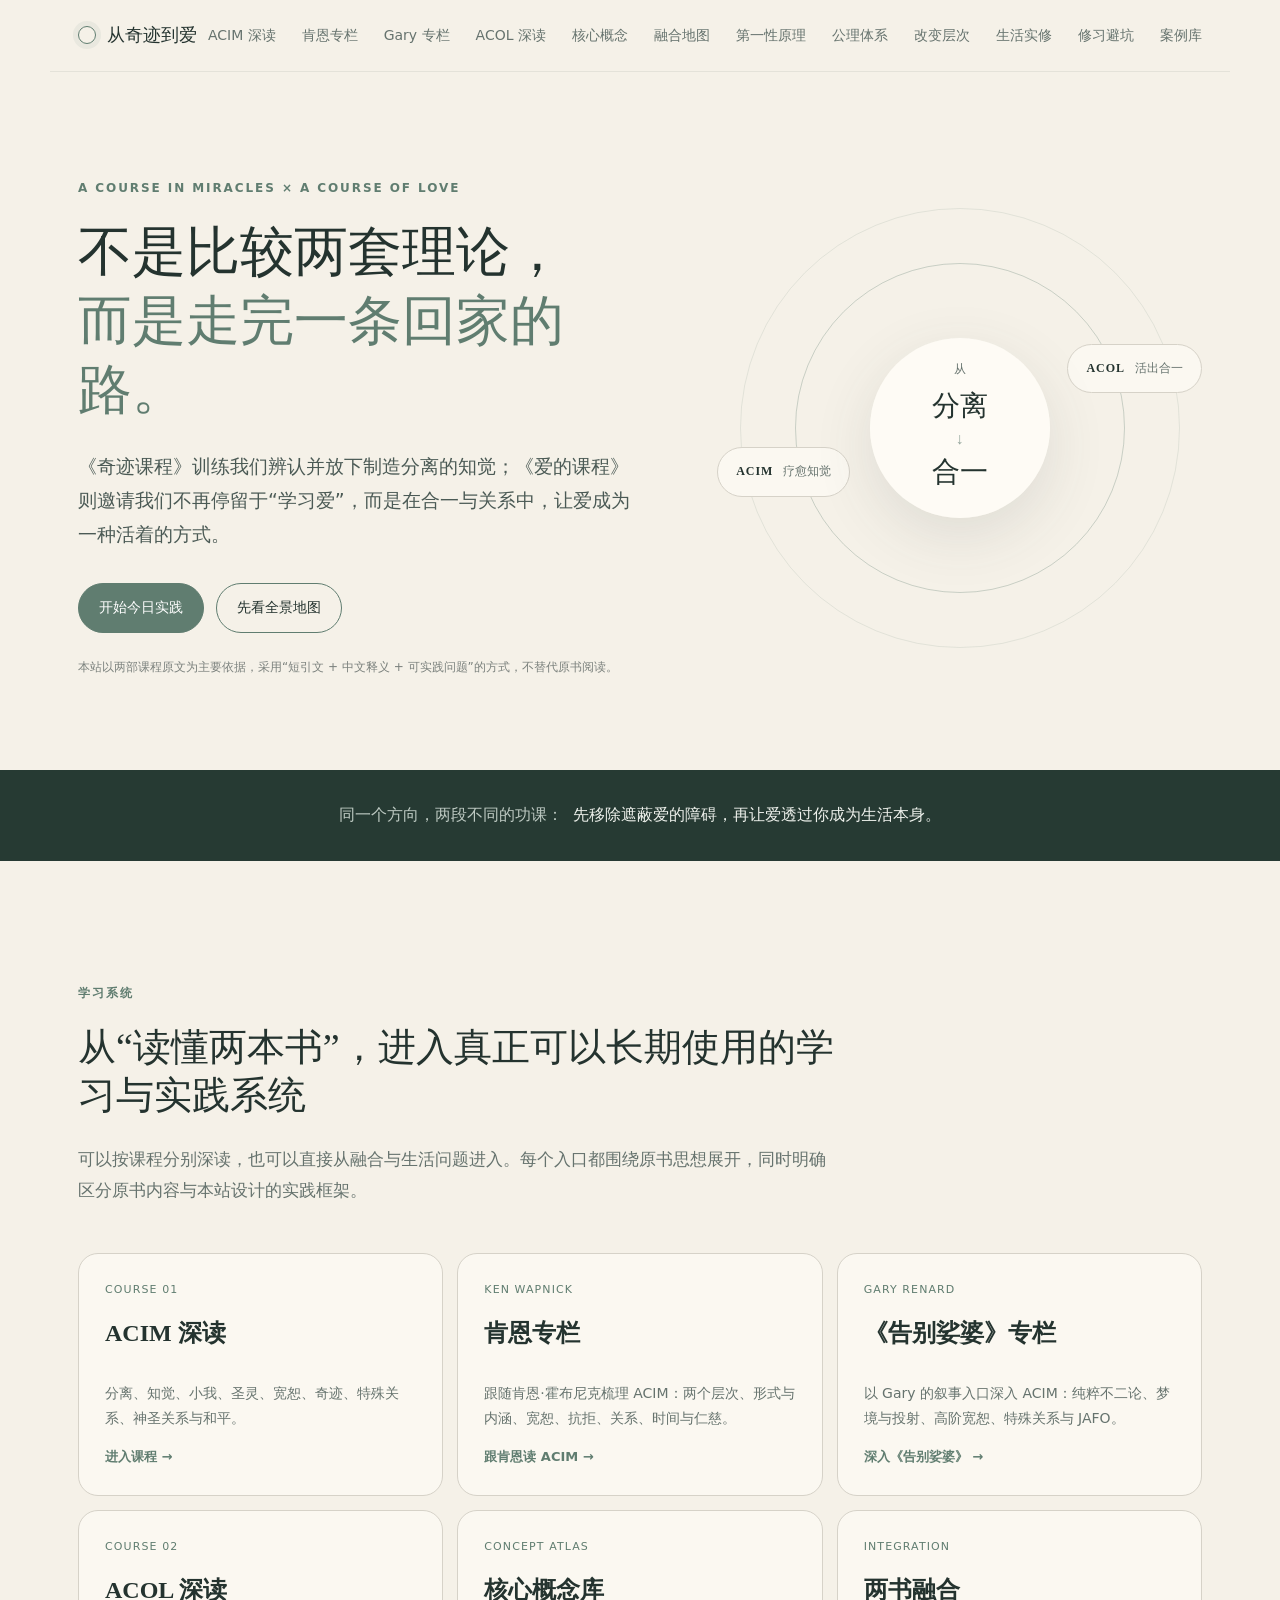
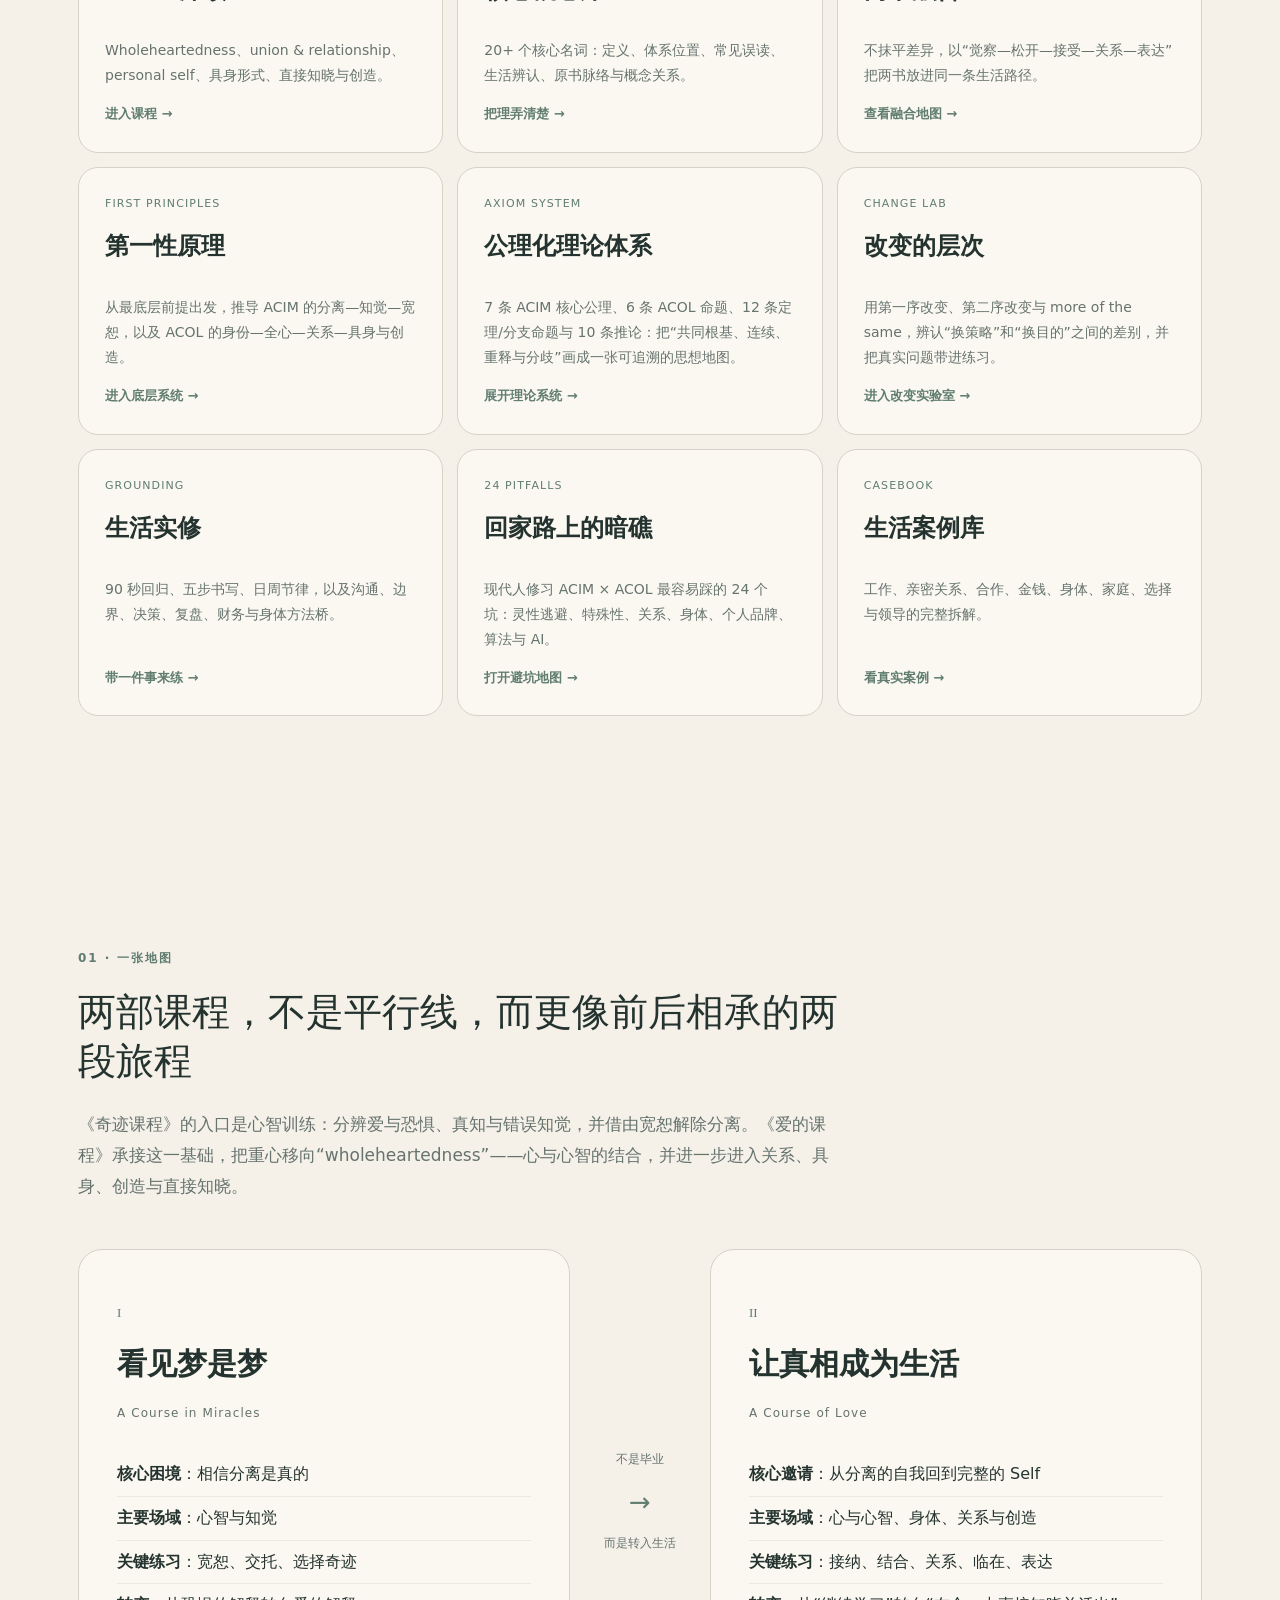
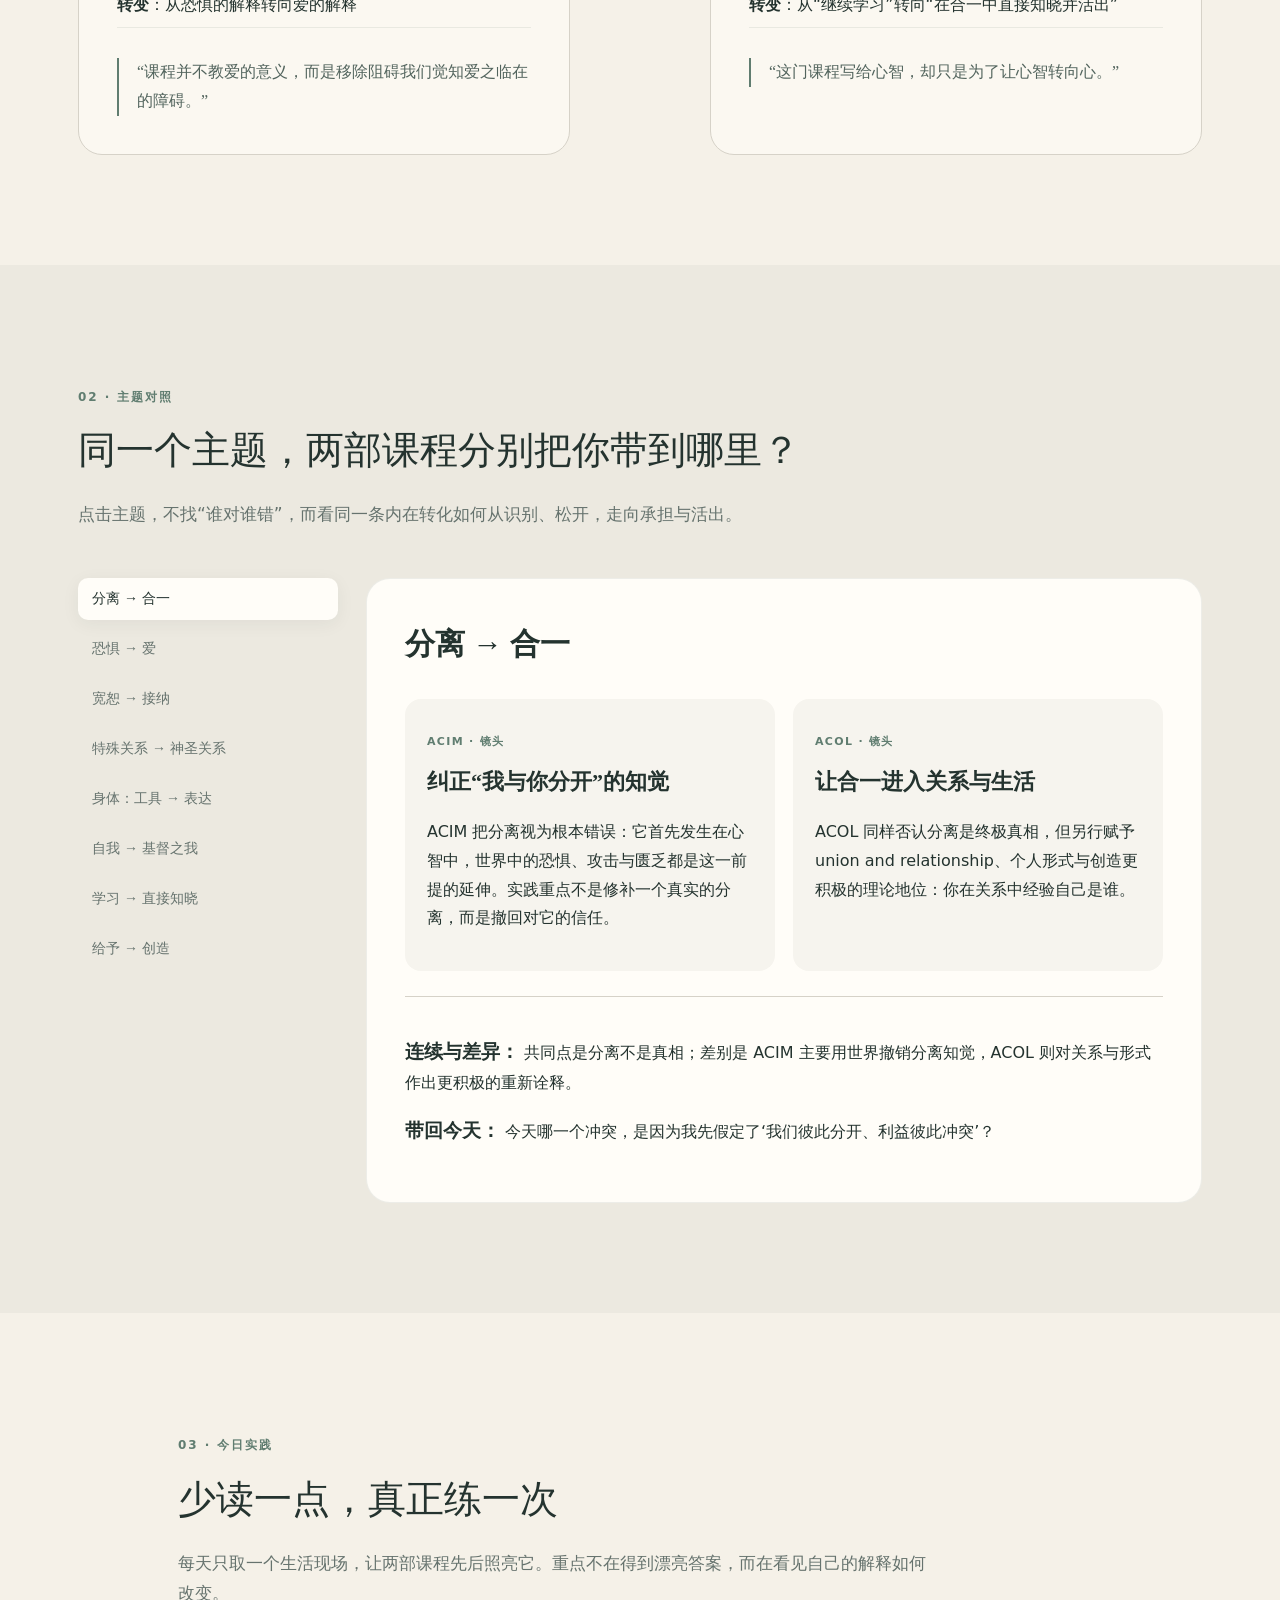
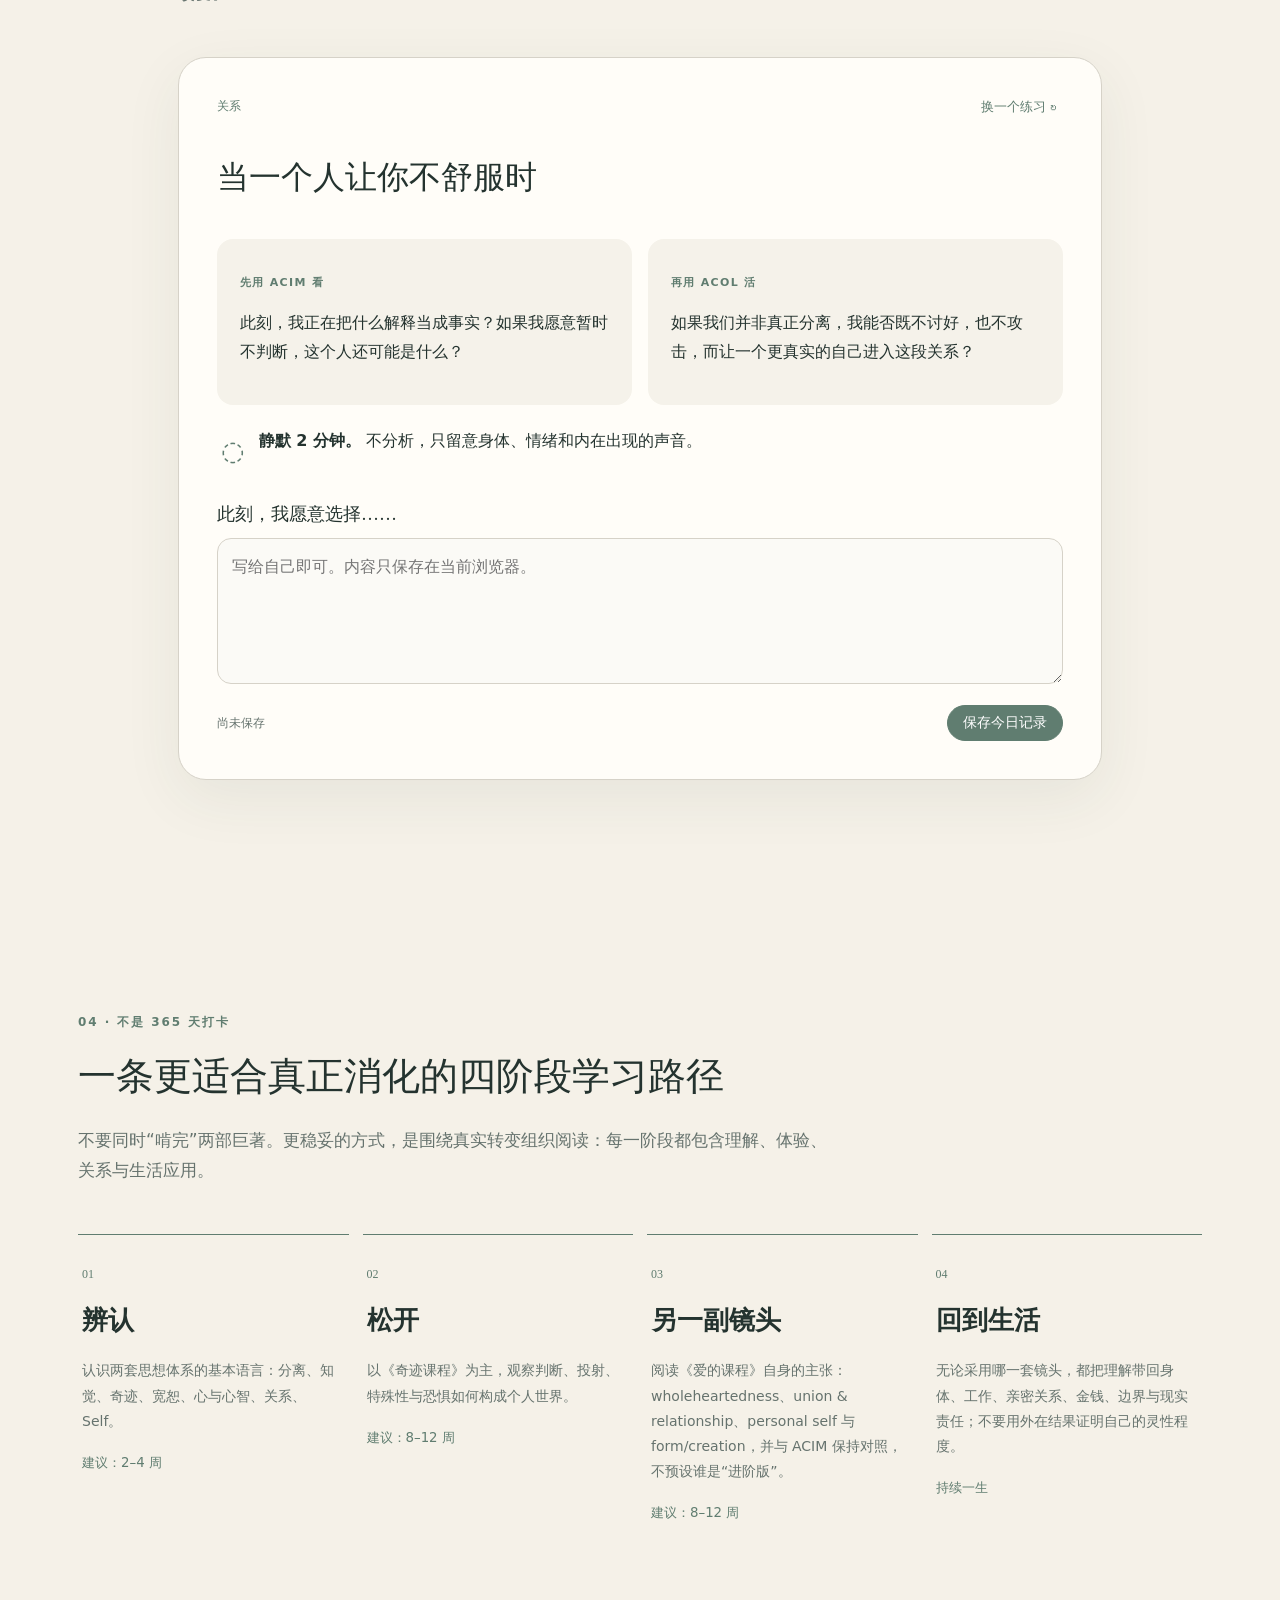
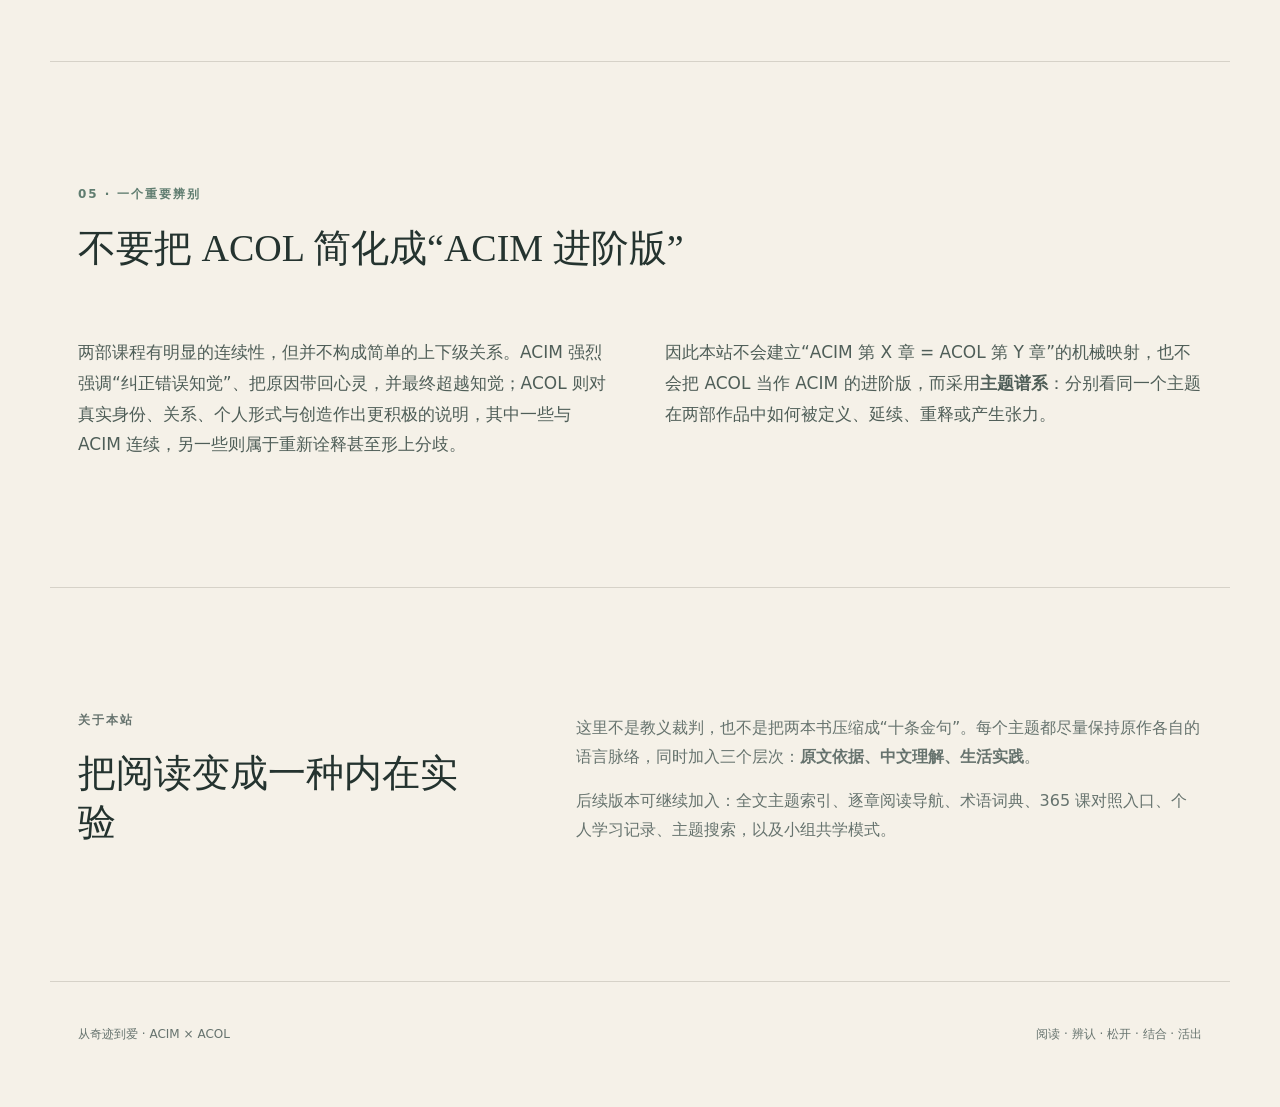
<file: index.html>
<!doctype html>
<html lang="zh-CN">
<head>
  <meta charset="utf-8" />
  <meta name="viewport" content="width=device-width,initial-scale=1" />
  <meta name="description" content="对照学习与实践《奇迹课程》与《爱的课程》：从疗愈分离的知觉，到在合一与关系中活出爱。" />
  <title>从奇迹到爱｜ACIM × ACOL 对照学习与实践</title>
  <link rel="stylesheet" href="styles.css" />
</head>
<body>
  <header class="site-header">
    <a class="brand" href="#top" aria-label="回到首页">
      <span class="brand-mark" aria-hidden="true"></span>
      <span>从奇迹到爱</span>
    </a>
    <nav>
      <a href="acim.html">ACIM 深读</a>
      <a href="ken.html">肯恩专栏</a>
      <a href="gary.html">Gary 专栏</a>
      <a href="acol.html">ACOL 深读</a>
      <a href="concepts.html">核心概念</a>
      <a href="integration.html">融合地图</a>
      <a href="first-principles.html">第一性原理</a><a href="axioms.html">公理体系</a>
      <a href="change.html">改变层次</a>
      <a href="practice.html">生活实修</a>
      <a href="pitfalls.html">修习避坑</a>
      <a href="cases.html">案例库</a>
    </nav>
  </header>

  <main id="top">
    <section class="hero">
      <div class="hero-copy">
        <p class="eyebrow">A COURSE IN MIRACLES × A COURSE OF LOVE</p>
        <h1>不是比较两套理论，<br><em>而是走完一条回家的路。</em></h1>
        <p class="lead">《奇迹课程》训练我们辨认并放下制造分离的知觉；《爱的课程》则邀请我们不再停留于“学习爱”，而是在合一与关系中，让爱成为一种活着的方式。</p>
        <div class="hero-actions">
          <a class="button primary" href="#practice">开始今日实践</a>
          <a class="button ghost" href="#map">先看全景地图</a>
        </div>
        <p class="source-note">本站以两部课程原文为主要依据，采用“短引文 + 中文释义 + 可实践问题”的方式，不替代原书阅读。</p>
      </div>
      <div class="hero-visual" aria-label="从心智到心与心智合一的学习路径示意">
        <div class="orbit orbit-a"></div><div class="orbit orbit-b"></div>
        <div class="core">
          <span class="small">从</span>
          <strong>分离</strong>
          <span class="arrow">↓</span>
          <strong>合一</strong>
        </div>
        <div class="pole pole-left"><b>ACIM</b><span>疗愈知觉</span></div>
        <div class="pole pole-right"><b>ACOL</b><span>活出合一</span></div>
      </div>
    </section>

    <section class="quiet-strip">
      <p>同一个方向，两段不同的功课：</p>
      <strong>先移除遮蔽爱的障碍，再让爱透过你成为生活本身。</strong>
    </section>

    <section class="section">
      <div class="section-head">
        <p class="eyebrow">学习系统</p>
        <h2>从“读懂两本书”，进入真正可以长期使用的学习与实践系统</h2>
        <p>可以按课程分别深读，也可以直接从融合与生活问题进入。每个入口都围绕原书思想展开，同时明确区分原书内容与本站设计的实践框架。</p>
      </div>
      <div class="portal-grid">
        <a class="portal-card" href="acim.html"><span>COURSE 01</span><h3>ACIM 深读</h3><p>分离、知觉、小我、圣灵、宽恕、奇迹、特殊关系、神圣关系与和平。</p><b>进入课程 →</b></a>
        <a class="portal-card" href="ken.html"><span>KEN WAPNICK</span><h3>肯恩专栏</h3><p>跟随肯恩·霍布尼克梳理 ACIM：两个层次、形式与内涵、宽恕、抗拒、关系、时间与仁慈。</p><b>跟肯恩读 ACIM →</b></a>
        <a class="portal-card" href="gary.html"><span>GARY RENARD</span><h3>《告别娑婆》专栏</h3><p>以 Gary 的叙事入口深入 ACIM：纯粹不二论、梦境与投射、高阶宽恕、特殊关系与 JAFO。</p><b>深入《告别娑婆》 →</b></a>
        <a class="portal-card" href="acol.html"><span>COURSE 02</span><h3>ACOL 深读</h3><p>Wholeheartedness、union & relationship、personal self、具身形式、直接知晓与创造。</p><b>进入课程 →</b></a>
        <a class="portal-card" href="concepts.html"><span>CONCEPT ATLAS</span><h3>核心概念库</h3><p>20+ 个核心名词：定义、体系位置、常见误读、生活辨认、原书脉络与概念关系。</p><b>把理弄清楚 →</b></a>
        <a class="portal-card" href="integration.html"><span>INTEGRATION</span><h3>两书融合</h3><p>不抹平差异，以“觉察—松开—接受—关系—表达”把两书放进同一条生活路径。</p><b>查看融合地图 →</b></a>
        <a class="portal-card" href="first-principles.html"><span>FIRST PRINCIPLES</span><h3>第一性原理</h3><p>从最底层前提出发，推导 ACIM 的分离—知觉—宽恕，以及 ACOL 的身份—全心—关系—具身与创造。</p><b>进入底层系统 →</b></a>
        <a class="portal-card" href="axioms.html"><span>AXIOM SYSTEM</span><h3>公理化理论体系</h3><p>7 条 ACIM 核心公理、6 条 ACOL 命题、12 条定理/分支命题与 10 条推论：把“共同根基、连续、重释与分歧”画成一张可追溯的思想地图。</p><b>展开理论系统 →</b></a>
        <a class="portal-card" href="change.html"><span>CHANGE LAB</span><h3>改变的层次</h3><p>用第一序改变、第二序改变与 more of the same，辨认“换策略”和“换目的”之间的差别，并把真实问题带进练习。</p><b>进入改变实验室 →</b></a>
        <a class="portal-card" href="practice.html"><span>GROUNDING</span><h3>生活实修</h3><p>90 秒回归、五步书写、日周节律，以及沟通、边界、决策、复盘、财务与身体方法桥。</p><b>带一件事来练 →</b></a>
        <a class="portal-card" href="pitfalls.html"><span>24 PITFALLS</span><h3>回家路上的暗礁</h3><p>现代人修习 ACIM × ACOL 最容易踩的 24 个坑：灵性逃避、特殊性、关系、身体、个人品牌、算法与 AI。</p><b>打开避坑地图 →</b></a>
        <a class="portal-card" href="cases.html"><span>CASEBOOK</span><h3>生活案例库</h3><p>工作、亲密关系、合作、金钱、身体、家庭、选择与领导的完整拆解。</p><b>看真实案例 →</b></a>
      </div>
    </section>

    <section id="map" class="section">
      <div class="section-head">
        <p class="eyebrow">01 · 一张地图</p>
        <h2>两部课程，不是平行线，而更像前后相承的两段旅程</h2>
        <p>《奇迹课程》的入口是心智训练：分辨爱与恐惧、真知与错误知觉，并借由宽恕解除分离。《爱的课程》承接这一基础，把重心移向“wholeheartedness”——心与心智的结合，并进一步进入关系、具身、创造与直接知晓。</p>
      </div>

      <div class="journey">
        <article class="phase acim">
          <p class="phase-no">I</p>
          <h3>看见梦是梦</h3>
          <p class="label">A Course in Miracles</p>
          <ul>
            <li><b>核心困境</b>：相信分离是真的</li>
            <li><b>主要场域</b>：心智与知觉</li>
            <li><b>关键练习</b>：宽恕、交托、选择奇迹</li>
            <li><b>转变</b>：从恐惧的解释转向爱的解释</li>
          </ul>
          <blockquote>“课程并不教爱的意义，而是移除阻碍我们觉知爱之临在的障碍。”</blockquote>
        </article>
        <div class="bridge">
          <span>不是毕业</span>
          <i>→</i>
          <span>而是转入生活</span>
        </div>
        <article class="phase acol">
          <p class="phase-no">II</p>
          <h3>让真相成为生活</h3>
          <p class="label">A Course of Love</p>
          <ul>
            <li><b>核心邀请</b>：从分离的自我回到完整的 Self</li>
            <li><b>主要场域</b>：心与心智、身体、关系与创造</li>
            <li><b>关键练习</b>：接纳、结合、关系、临在、表达</li>
            <li><b>转变</b>：从“继续学习”转向“在合一中直接知晓并活出”</li>
          </ul>
          <blockquote>“这门课程写给心智，却只是为了让心智转向心。”</blockquote>
        </article>
      </div>
    </section>

    <section id="themes" class="section tinted">
      <div class="section-head">
        <p class="eyebrow">02 · 主题对照</p>
        <h2>同一个主题，两部课程分别把你带到哪里？</h2>
        <p>点击主题，不找“谁对谁错”，而看同一条内在转化如何从识别、松开，走向承担与活出。</p>
      </div>
      <div class="theme-layout">
        <div class="theme-tabs" role="tablist" aria-label="核心主题">
          <button class="theme-tab active" data-theme="separation">分离 → 合一</button>
          <button class="theme-tab" data-theme="fear">恐惧 → 爱</button>
          <button class="theme-tab" data-theme="forgiveness">宽恕 → 接纳</button>
          <button class="theme-tab" data-theme="relationship">特殊关系 → 神圣关系</button>
          <button class="theme-tab" data-theme="body">身体：工具 → 表达</button>
          <button class="theme-tab" data-theme="self">自我 → 基督之我</button>
          <button class="theme-tab" data-theme="knowing">学习 → 直接知晓</button>
          <button class="theme-tab" data-theme="creation">给予 → 创造</button>
        </div>
        <div id="themePanel" class="theme-panel" aria-live="polite"></div>
      </div>
    </section>

    <section id="practice" class="section practice-section">
      <div class="section-head">
        <p class="eyebrow">03 · 今日实践</p>
        <h2>少读一点，真正练一次</h2>
        <p>每天只取一个生活现场，让两部课程先后照亮它。重点不在得到漂亮答案，而在看见自己的解释如何改变。</p>
      </div>

      <div class="practice-card">
        <div class="practice-top">
          <span id="practiceTag">关系</span>
          <button id="newPractice" class="text-button">换一个练习 ↻</button>
        </div>
        <h3 id="practiceTitle">当一个人让你不舒服时</h3>
        <div class="practice-columns">
          <div>
            <p class="mini-label">先用 ACIM 看</p>
            <p id="acimPractice">此刻，我正在把什么解释当成事实？如果我愿意暂时不判断，这个人还可能是什么？</p>
          </div>
          <div>
            <p class="mini-label">再用 ACOL 活</p>
            <p id="acolPractice">如果我们并非真正分离，我能否既不讨好，也不攻击，而让一个更真实的自己进入这段关系？</p>
          </div>
        </div>
        <div class="pause">
          <span aria-hidden="true">◌</span>
          <p><b>静默 2 分钟。</b> 不分析，只留意身体、情绪和内在出现的声音。</p>
        </div>
        <label class="journal">
          <span>此刻，我愿意选择……</span>
          <textarea id="journalText" rows="4" placeholder="写给自己即可。内容只保存在当前浏览器。"></textarea>
        </label>
        <div class="journal-actions">
          <span id="saveState">尚未保存</span>
          <button id="saveJournal" class="button primary small">保存今日记录</button>
        </div>
      </div>
    </section>

    <section id="path" class="section">
      <div class="section-head">
        <p class="eyebrow">04 · 不是 365 天打卡</p>
        <h2>一条更适合真正消化的四阶段学习路径</h2>
        <p>不要同时“啃完”两部巨著。更稳妥的方式，是围绕真实转变组织阅读：每一阶段都包含理解、体验、关系与生活应用。</p>
      </div>
      <div class="path-grid">
        <article><span>01</span><h3>辨认</h3><p>认识两套思想体系的基本语言：分离、知觉、奇迹、宽恕、心与心智、关系、Self。</p><small>建议：2–4 周</small></article>
        <article><span>02</span><h3>松开</h3><p>以《奇迹课程》为主，观察判断、投射、特殊性与恐惧如何构成个人世界。</p><small>建议：8–12 周</small></article>
        <article><span>03</span><h3>另一副镜头</h3><p>阅读《爱的课程》自身的主张：wholeheartedness、union & relationship、personal self 与 form/creation，并与 ACIM 保持对照，不预设谁是“进阶版”。</p><small>建议：8–12 周</small></article>
        <article><span>04</span><h3>回到生活</h3><p>无论采用哪一套镜头，都把理解带回身体、工作、亲密关系、金钱、边界与现实责任；不要用外在结果证明自己的灵性程度。</p><small>持续一生</small></article>
      </div>
    </section>

    <section class="section lens">
      <div class="section-head">
        <p class="eyebrow">05 · 一个重要辨别</p>
        <h2>不要把 ACOL 简化成“ACIM 进阶版”</h2>
      </div>
      <div class="lens-grid">
        <p>两部课程有明显的连续性，但并不构成简单的上下级关系。ACIM 强烈强调“纠正错误知觉”、把原因带回心灵，并最终超越知觉；ACOL 则对真实身份、关系、个人形式与创造作出更积极的说明，其中一些与 ACIM 连续，另一些则属于重新诠释甚至形上分歧。</p>
        <p>因此本站不会建立“ACIM 第 X 章 = ACOL 第 Y 章”的机械映射，也不会把 ACOL 当作 ACIM 的进阶版，而采用<strong>主题谱系</strong>：分别看同一个主题在两部作品中如何被定义、延续、重释或产生张力。</p>
      </div>
    </section>

    <section id="about" class="section about">
      <div>
        <p class="eyebrow">关于本站</p>
        <h2>把阅读变成一种内在实验</h2>
      </div>
      <div>
        <p>这里不是教义裁判，也不是把两本书压缩成“十条金句”。每个主题都尽量保持原作各自的语言脉络，同时加入三个层次：<b>原文依据、中文理解、生活实践</b>。</p>
        <p>后续版本可继续加入：全文主题索引、逐章阅读导航、术语词典、365 课对照入口、个人学习记录、主题搜索，以及小组共学模式。</p>
      </div>
    </section>
  </main>

  <footer>
    <p>从奇迹到爱 · ACIM × ACOL</p>
    <p>阅读 · 辨认 · 松开 · 结合 · 活出</p>
  </footer>

  <script src="app.js"></script>
</body>
</html>
</file>
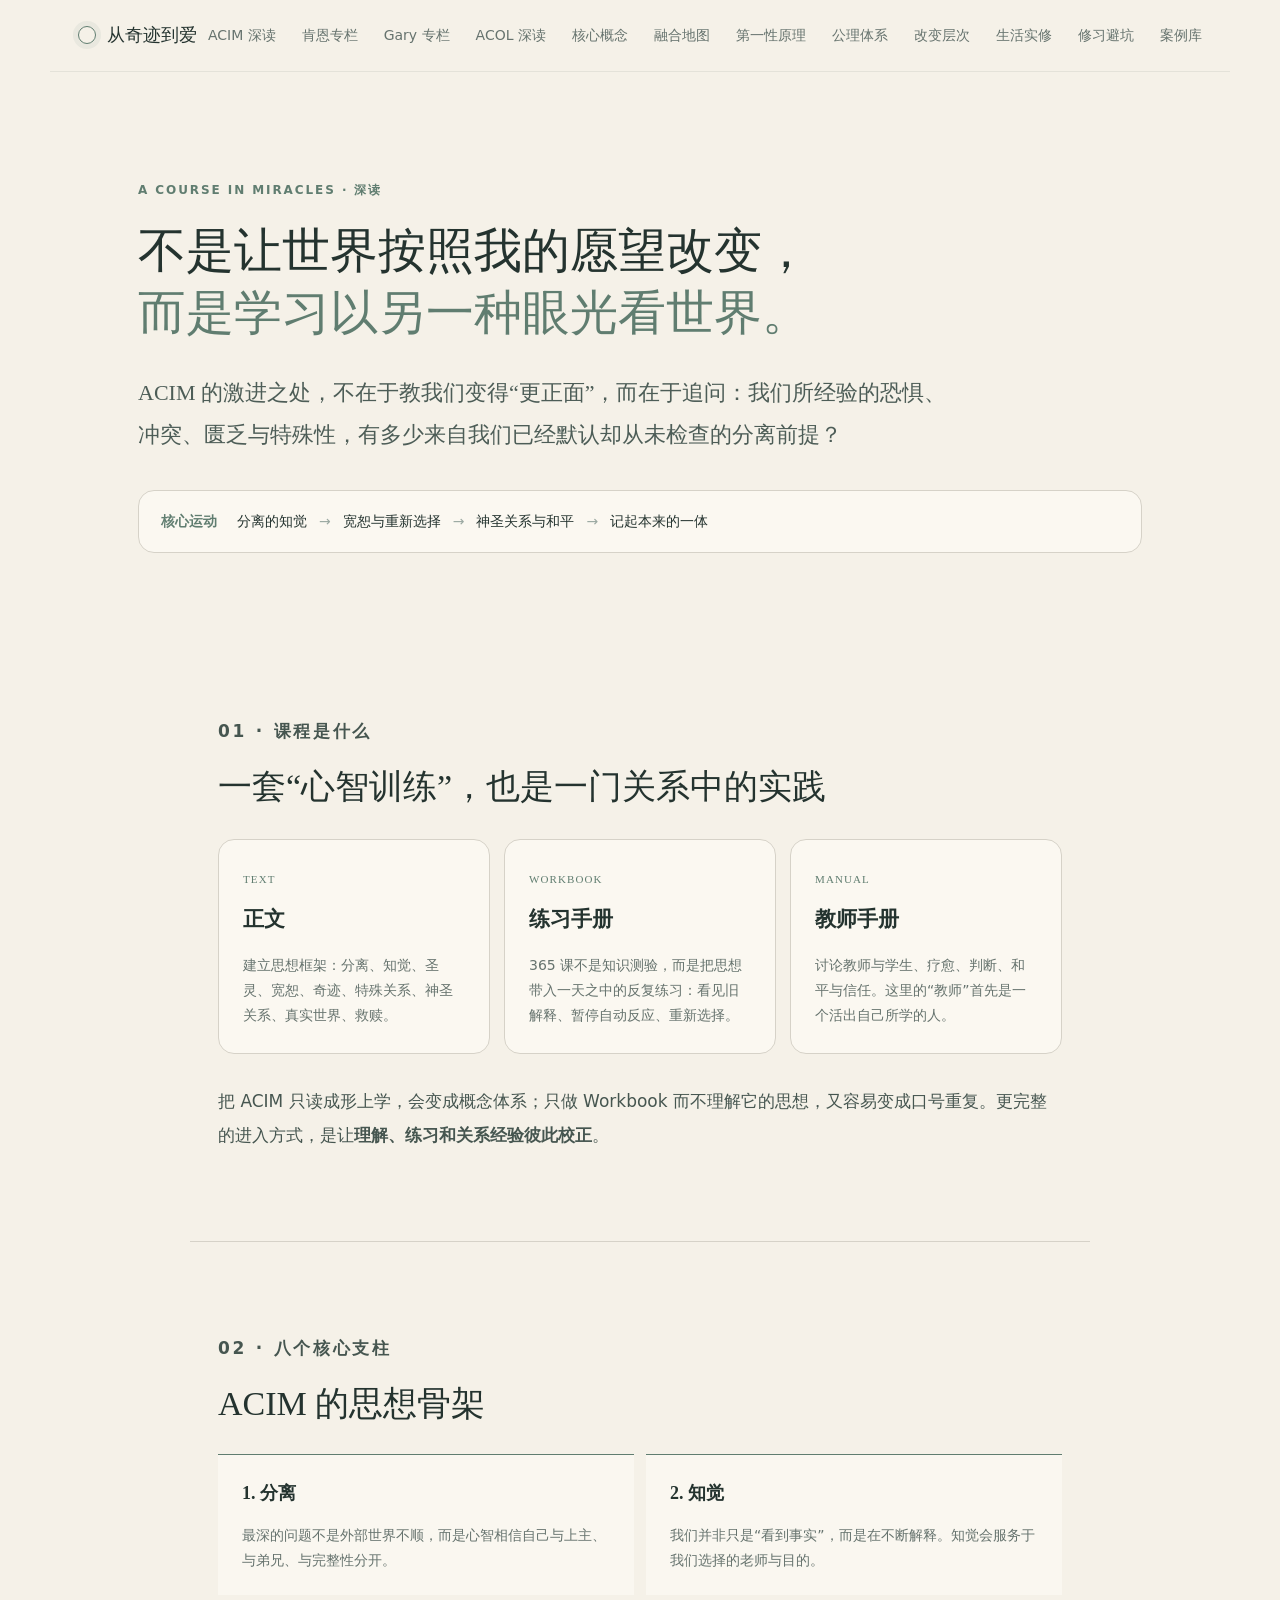
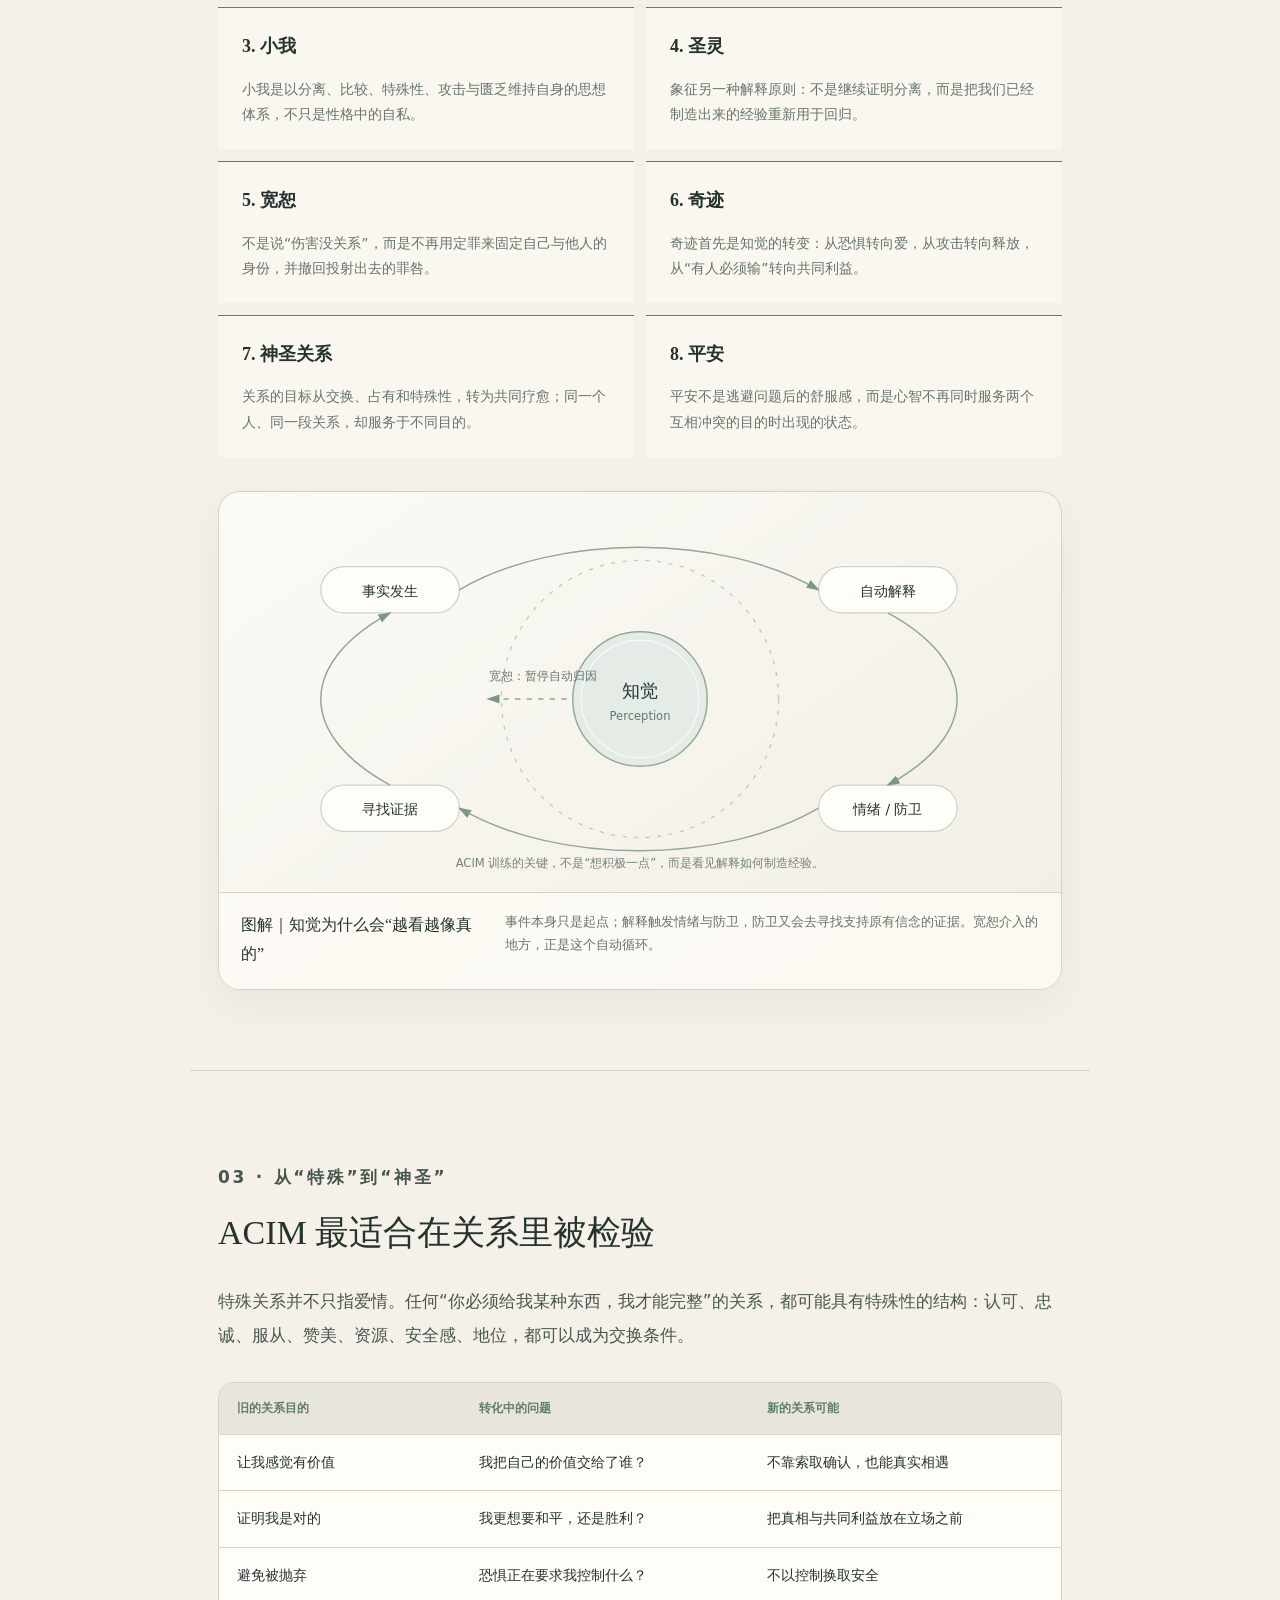
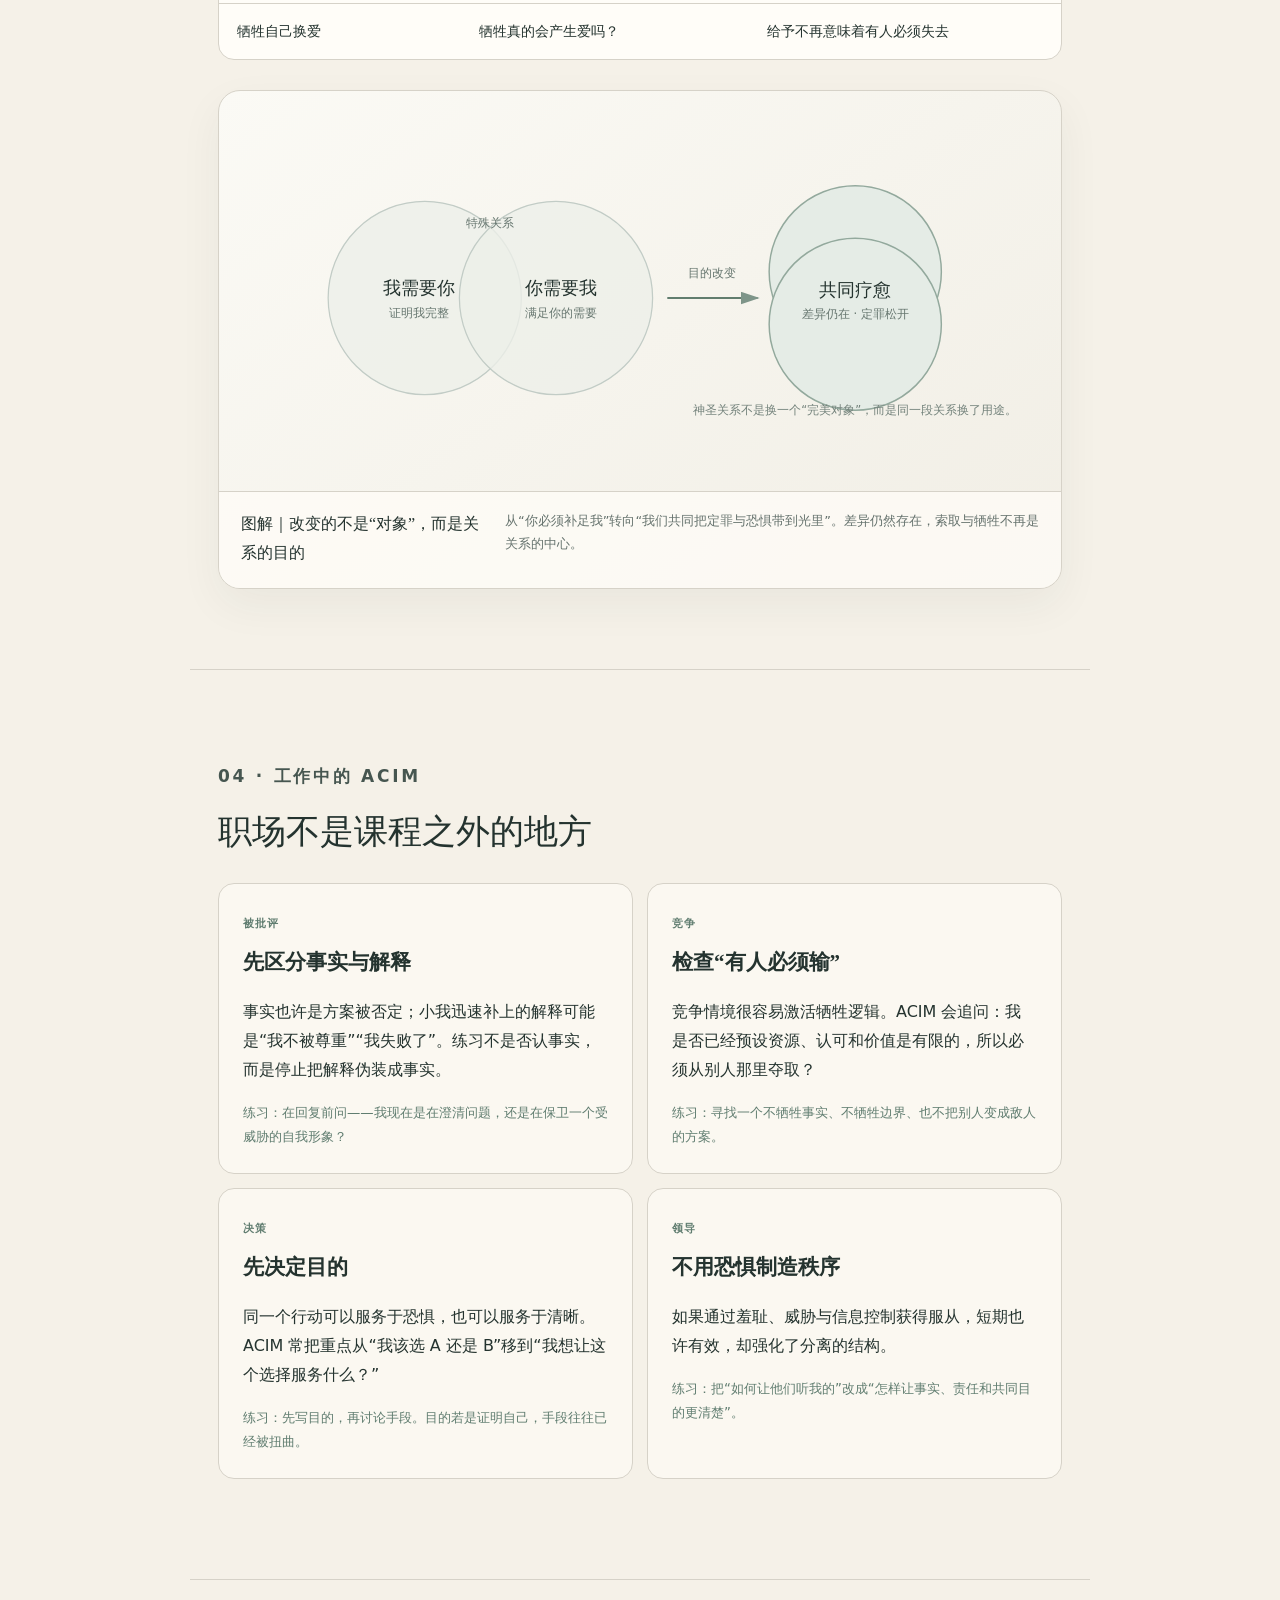
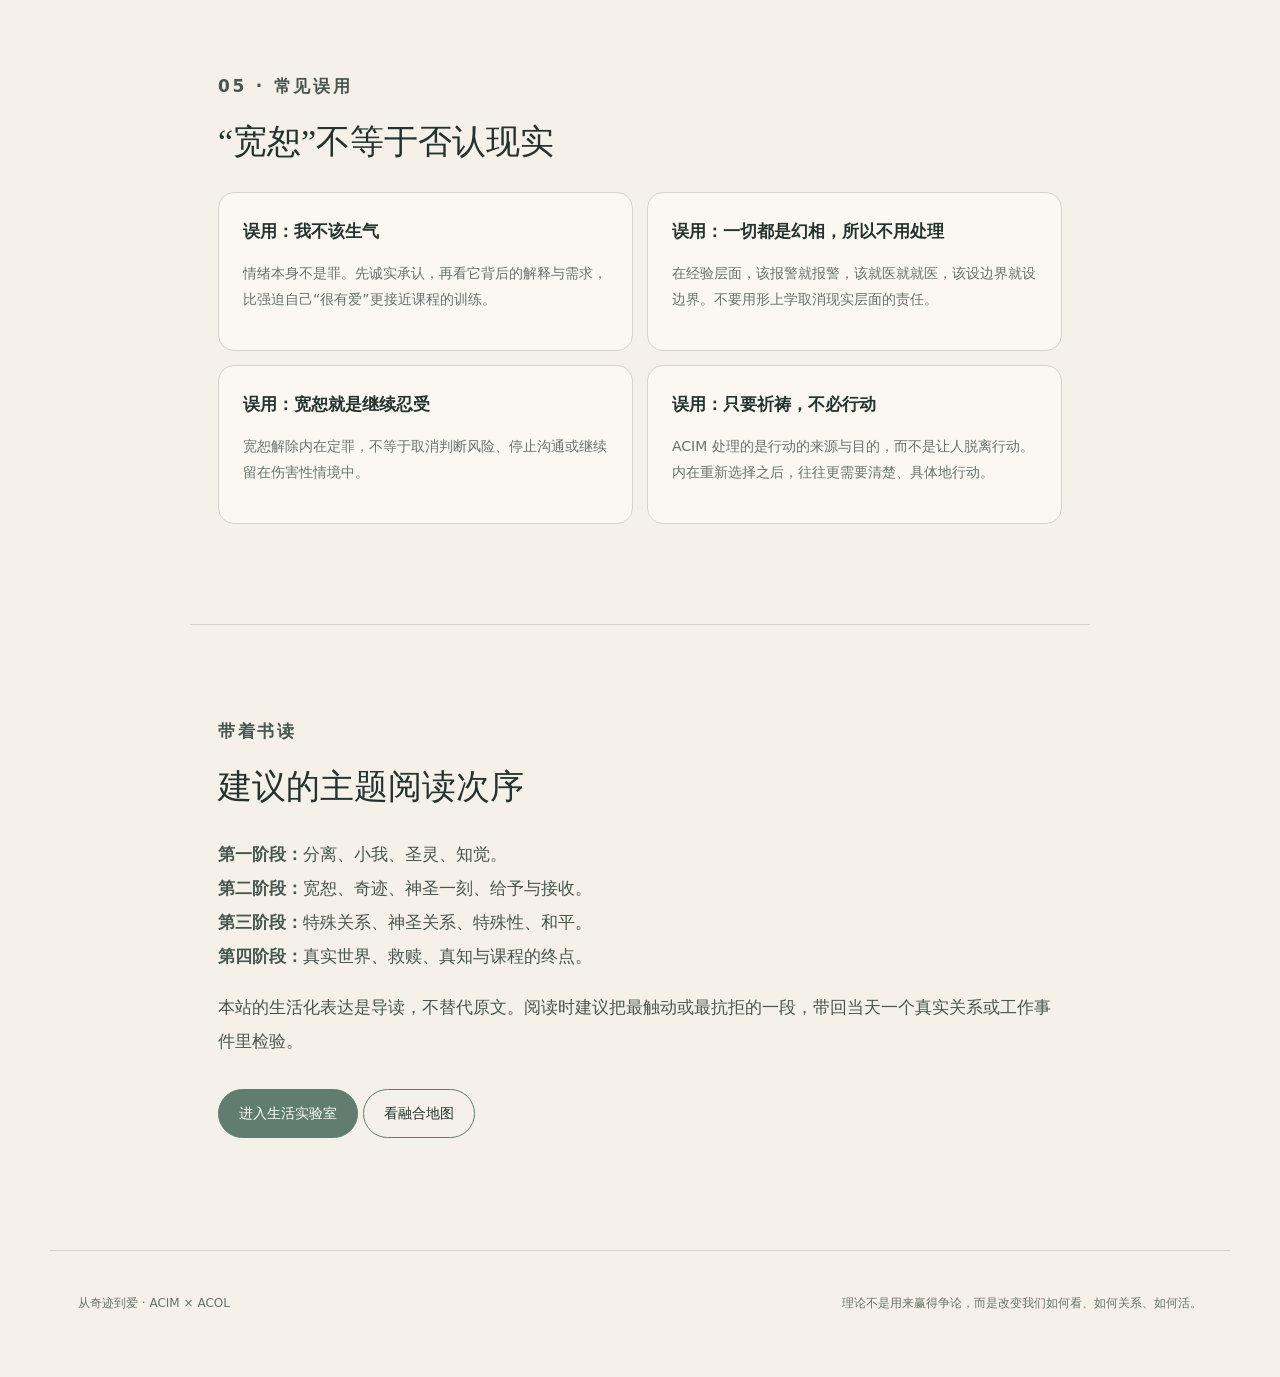
<file: acim.html>
<!doctype html>
<html lang="zh-CN">
<head><meta charset="utf-8"><meta name="viewport" content="width=device-width,initial-scale=1">
<meta name="description" content="深入学习《奇迹课程》ACIM：核心思想、课程结构、关键概念与生活实践。">
<title>ACIM 深读｜从奇迹到爱</title><link rel="stylesheet" href="styles.css"></head>
<body>
<header class="site-header"><a class="brand" href="index.html"><span class="brand-mark"></span><span>从奇迹到爱</span></a>
<nav><a href="acim.html" aria-current="page">ACIM 深读</a><a href="ken.html">肯恩专栏</a><a href="gary.html">Gary 专栏</a><a href="acol.html">ACOL 深读</a><a href="concepts.html">核心概念</a><a href="integration.html">融合地图</a><a href="first-principles.html">第一性原理</a><a href="axioms.html">公理体系</a><a href="change.html">改变层次</a><a href="practice.html">生活实修</a><a href="pitfalls.html">修习避坑</a><a href="cases.html">案例库</a></nav></header>
<main>
<section class="course-hero acim-hero">
<p class="eyebrow">A COURSE IN MIRACLES · 深读</p>
<h1>不是让世界按照我的愿望改变，<br><em>而是学习以另一种眼光看世界。</em></h1>
<p class="article-lead">ACIM 的激进之处，不在于教我们变得“更正面”，而在于追问：我们所经验的恐惧、冲突、匮乏与特殊性，有多少来自我们已经默认却从未检查的分离前提？</p>
<div class="course-keyline"><b>核心运动</b><span>分离的知觉</span><i>→</i><span>宽恕与重新选择</span><i>→</i><span>神圣关系与和平</span><i>→</i><span>记起本来的一体</span></div>
</section>

<section class="article-section">
<p class="eyebrow">01 · 课程是什么</p><h2>一套“心智训练”，也是一门关系中的实践</h2>
<div class="three-grid">
<article><span>TEXT</span><h3>正文</h3><p>建立思想框架：分离、知觉、圣灵、宽恕、奇迹、特殊关系、神圣关系、真实世界、救赎。</p></article>
<article><span>WORKBOOK</span><h3>练习手册</h3><p>365 课不是知识测验，而是把思想带入一天之中的反复练习：看见旧解释、暂停自动反应、重新选择。</p></article>
<article><span>MANUAL</span><h3>教师手册</h3><p>讨论教师与学生、疗愈、判断、和平与信任。这里的“教师”首先是一个活出自己所学的人。</p></article>
</div>
<p>把 ACIM 只读成形上学，会变成概念体系；只做 Workbook 而不理解它的思想，又容易变成口号重复。更完整的进入方式，是让<strong>理解、练习和关系经验彼此校正</strong>。</p>
</section>

<section class="article-section theory-block">
<p class="eyebrow">02 · 八个核心支柱</p><h2>ACIM 的思想骨架</h2>
<div class="pillar-grid">
<article><b>1. 分离</b><p>最深的问题不是外部世界不顺，而是心智相信自己与上主、与弟兄、与完整性分开。</p></article>
<article><b>2. 知觉</b><p>我们并非只是“看到事实”，而是在不断解释。知觉会服务于我们选择的老师与目的。</p></article>
<article><b>3. 小我</b><p>小我是以分离、比较、特殊性、攻击与匮乏维持自身的思想体系，不只是性格中的自私。</p></article>
<article><b>4. 圣灵</b><p>象征另一种解释原则：不是继续证明分离，而是把我们已经制造出来的经验重新用于回归。</p></article>
<article><b>5. 宽恕</b><p>不是说“伤害没关系”，而是不再用定罪来固定自己与他人的身份，并撤回投射出去的罪咎。</p></article>
<article><b>6. 奇迹</b><p>奇迹首先是知觉的转变：从恐惧转向爱，从攻击转向释放，从“有人必须输”转向共同利益。</p></article>
<article><b>7. 神圣关系</b><p>关系的目标从交换、占有和特殊性，转为共同疗愈；同一个人、同一段关系，却服务于不同目的。</p></article>
<article><b>8. 平安</b><p>平安不是逃避问题后的舒服感，而是心智不再同时服务两个互相冲突的目的时出现的状态。</p></article>
</div>
<figure class="explain-visual" data-visual="perception-loop">
  <figcaption><b>图解｜知觉为什么会“越看越像真的”</b><span>事件本身只是起点；解释触发情绪与防卫，防卫又会去寻找支持原有信念的证据。宽恕介入的地方，正是这个自动循环。</span></figcaption>
</figure>
</section>

<section class="article-section theory-block">
<p class="eyebrow">03 · 从“特殊”到“神圣”</p><h2>ACIM 最适合在关系里被检验</h2>
<p>特殊关系并不只指爱情。任何“你必须给我某种东西，我才能完整”的关系，都可能具有特殊性的结构：认可、忠诚、服从、赞美、资源、安全感、地位，都可以成为交换条件。</p>
<div class="transformation-table">
<div class="table-head"><b>旧的关系目的</b><b>转化中的问题</b><b>新的关系可能</b></div>
<div><span>让我感觉有价值</span><span>我把自己的价值交给了谁？</span><span>不靠索取确认，也能真实相遇</span></div>
<div><span>证明我是对的</span><span>我更想要和平，还是胜利？</span><span>把真相与共同利益放在立场之前</span></div>
<div><span>避免被抛弃</span><span>恐惧正在要求我控制什么？</span><span>不以控制换取安全</span></div>
<div><span>牺牲自己换爱</span><span>牺牲真的会产生爱吗？</span><span>给予不再意味着有人必须失去</span></div>
</div>
<figure class="explain-visual compact" data-visual="relationship-shift">
  <figcaption><b>图解｜改变的不是“对象”，而是关系的目的</b><span>从“你必须补足我”转向“我们共同把定罪与恐惧带到光里”。差异仍然存在，索取与牺牲不再是关系的中心。</span></figcaption>
</figure>
</section>

<section class="article-section theory-block">
<p class="eyebrow">04 · 工作中的 ACIM</p><h2>职场不是课程之外的地方</h2>
<div class="life-cases">
<article><span>被批评</span><h3>先区分事实与解释</h3><p>事实也许是方案被否定；小我迅速补上的解释可能是“我不被尊重”“我失败了”。练习不是否认事实，而是停止把解释伪装成事实。</p><small>练习：在回复前问——我现在是在澄清问题，还是在保卫一个受威胁的自我形象？</small></article>
<article><span>竞争</span><h3>检查“有人必须输”</h3><p>竞争情境很容易激活牺牲逻辑。ACIM 会追问：我是否已经预设资源、认可和价值是有限的，所以必须从别人那里夺取？</p><small>练习：寻找一个不牺牲事实、不牺牲边界、也不把别人变成敌人的方案。</small></article>
<article><span>决策</span><h3>先决定目的</h3><p>同一个行动可以服务于恐惧，也可以服务于清晰。ACIM 常把重点从“我该选 A 还是 B”移到“我想让这个选择服务什么？”</p><small>练习：先写目的，再讨论手段。目的若是证明自己，手段往往已经被扭曲。</small></article>
<article><span>领导</span><h3>不用恐惧制造秩序</h3><p>如果通过羞耻、威胁与信息控制获得服从，短期也许有效，却强化了分离的结构。</p><small>练习：把“如何让他们听我的”改成“怎样让事实、责任和共同目的更清楚”。</small></article>
</div>
</section>

<section class="article-section theory-block">
<p class="eyebrow">05 · 常见误用</p><h2>“宽恕”不等于否认现实</h2>
<div class="misuse-grid">
<article><b>误用：我不该生气</b><p>情绪本身不是罪。先诚实承认，再看它背后的解释与需求，比强迫自己“很有爱”更接近课程的训练。</p></article>
<article><b>误用：一切都是幻相，所以不用处理</b><p>在经验层面，该报警就报警，该就医就就医，该设边界就设边界。不要用形上学取消现实层面的责任。</p></article>
<article><b>误用：宽恕就是继续忍受</b><p>宽恕解除内在定罪，不等于取消判断风险、停止沟通或继续留在伤害性情境中。</p></article>
<article><b>误用：只要祈祷，不必行动</b><p>ACIM 处理的是行动的来源与目的，而不是让人脱离行动。内在重新选择之后，往往更需要清楚、具体地行动。</p></article>
</div>
</section>

<section class="article-section source-box">
<p class="eyebrow">带着书读</p><h2>建议的主题阅读次序</h2>
<p><b>第一阶段：</b>分离、小我、圣灵、知觉。<br><b>第二阶段：</b>宽恕、奇迹、神圣一刻、给予与接收。<br><b>第三阶段：</b>特殊关系、神圣关系、特殊性、和平。<br><b>第四阶段：</b>真实世界、救赎、真知与课程的终点。</p>
<p>本站的生活化表达是导读，不替代原文。阅读时建议把最触动或最抗拒的一段，带回当天一个真实关系或工作事件里检验。</p>
<a class="button primary" href="practice.html">进入生活实验室</a> <a class="button ghost" href="integration.html">看融合地图</a>
</section>
</main>
<footer><p>从奇迹到爱 · ACIM × ACOL</p><p>理论不是用来赢得争论，而是改变我们如何看、如何关系、如何活。</p></footer>
<script src="visuals.js"></script>
</body></html>
</file>
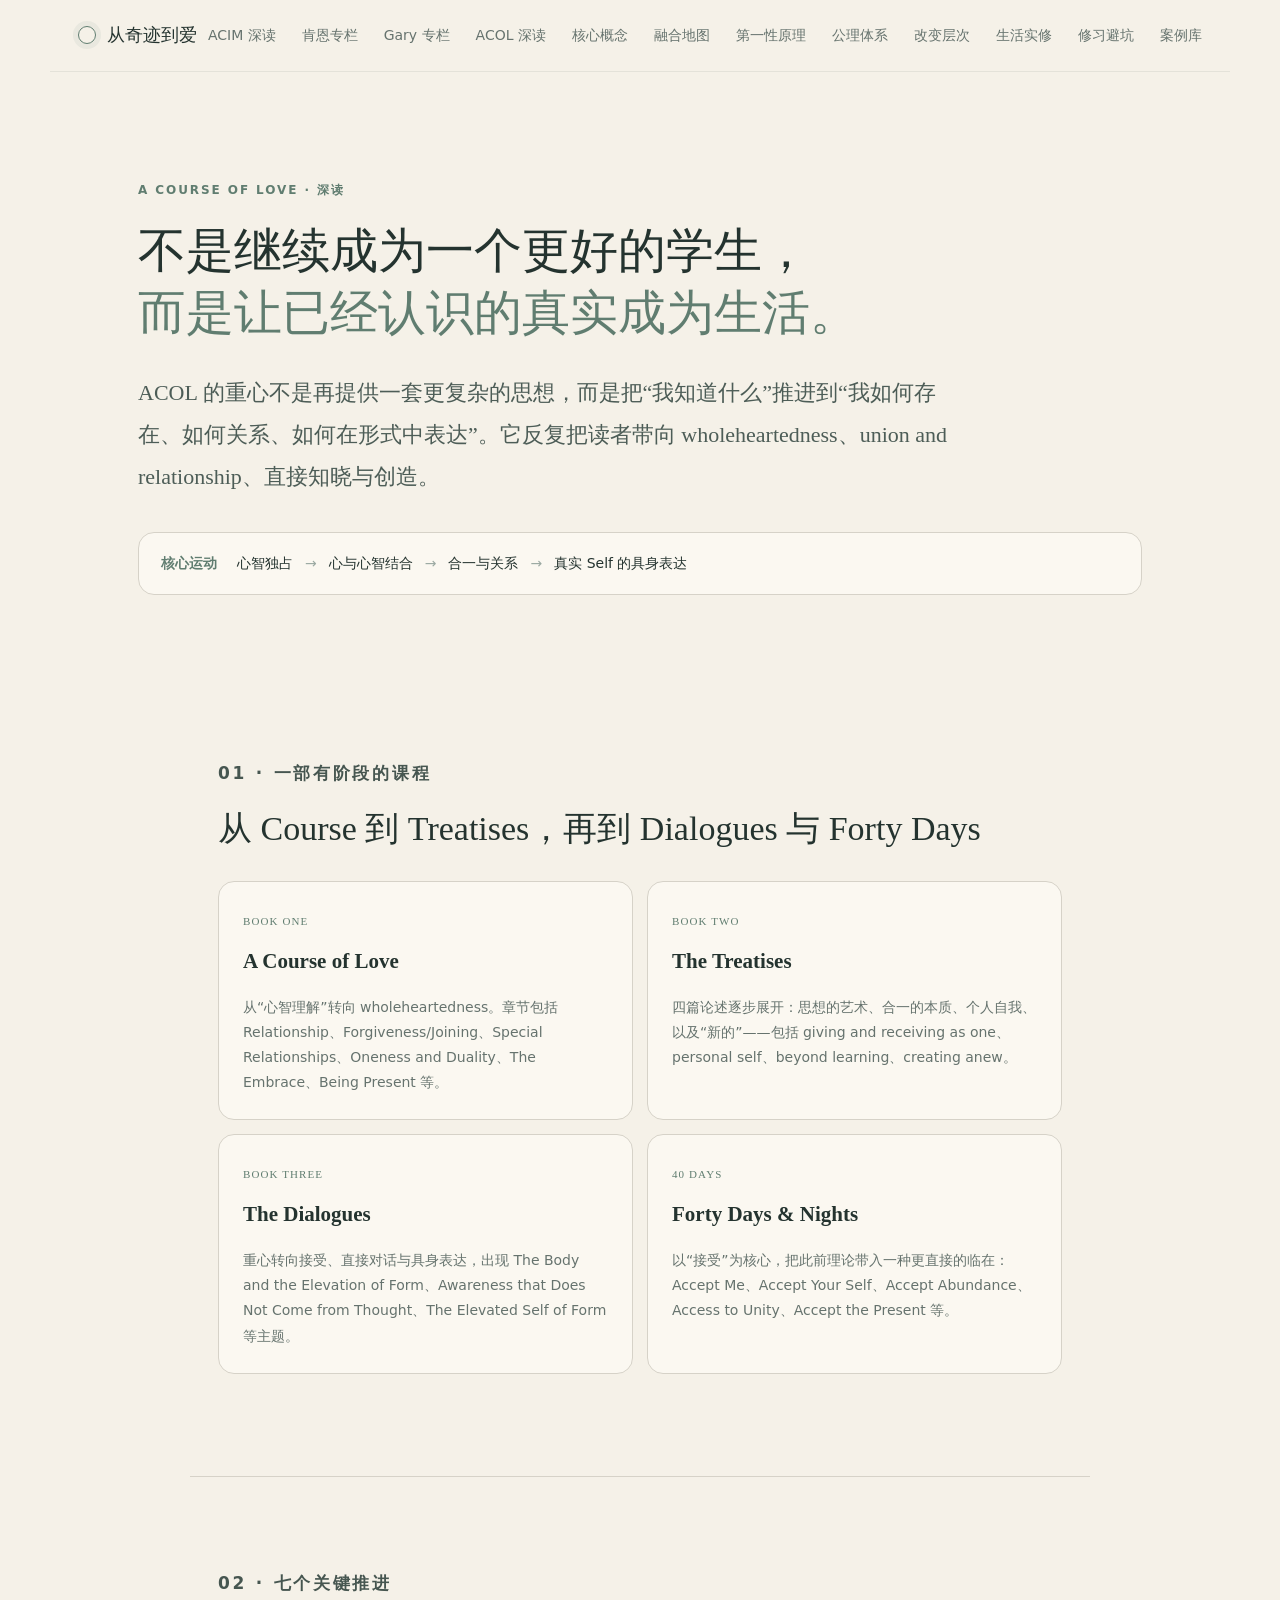
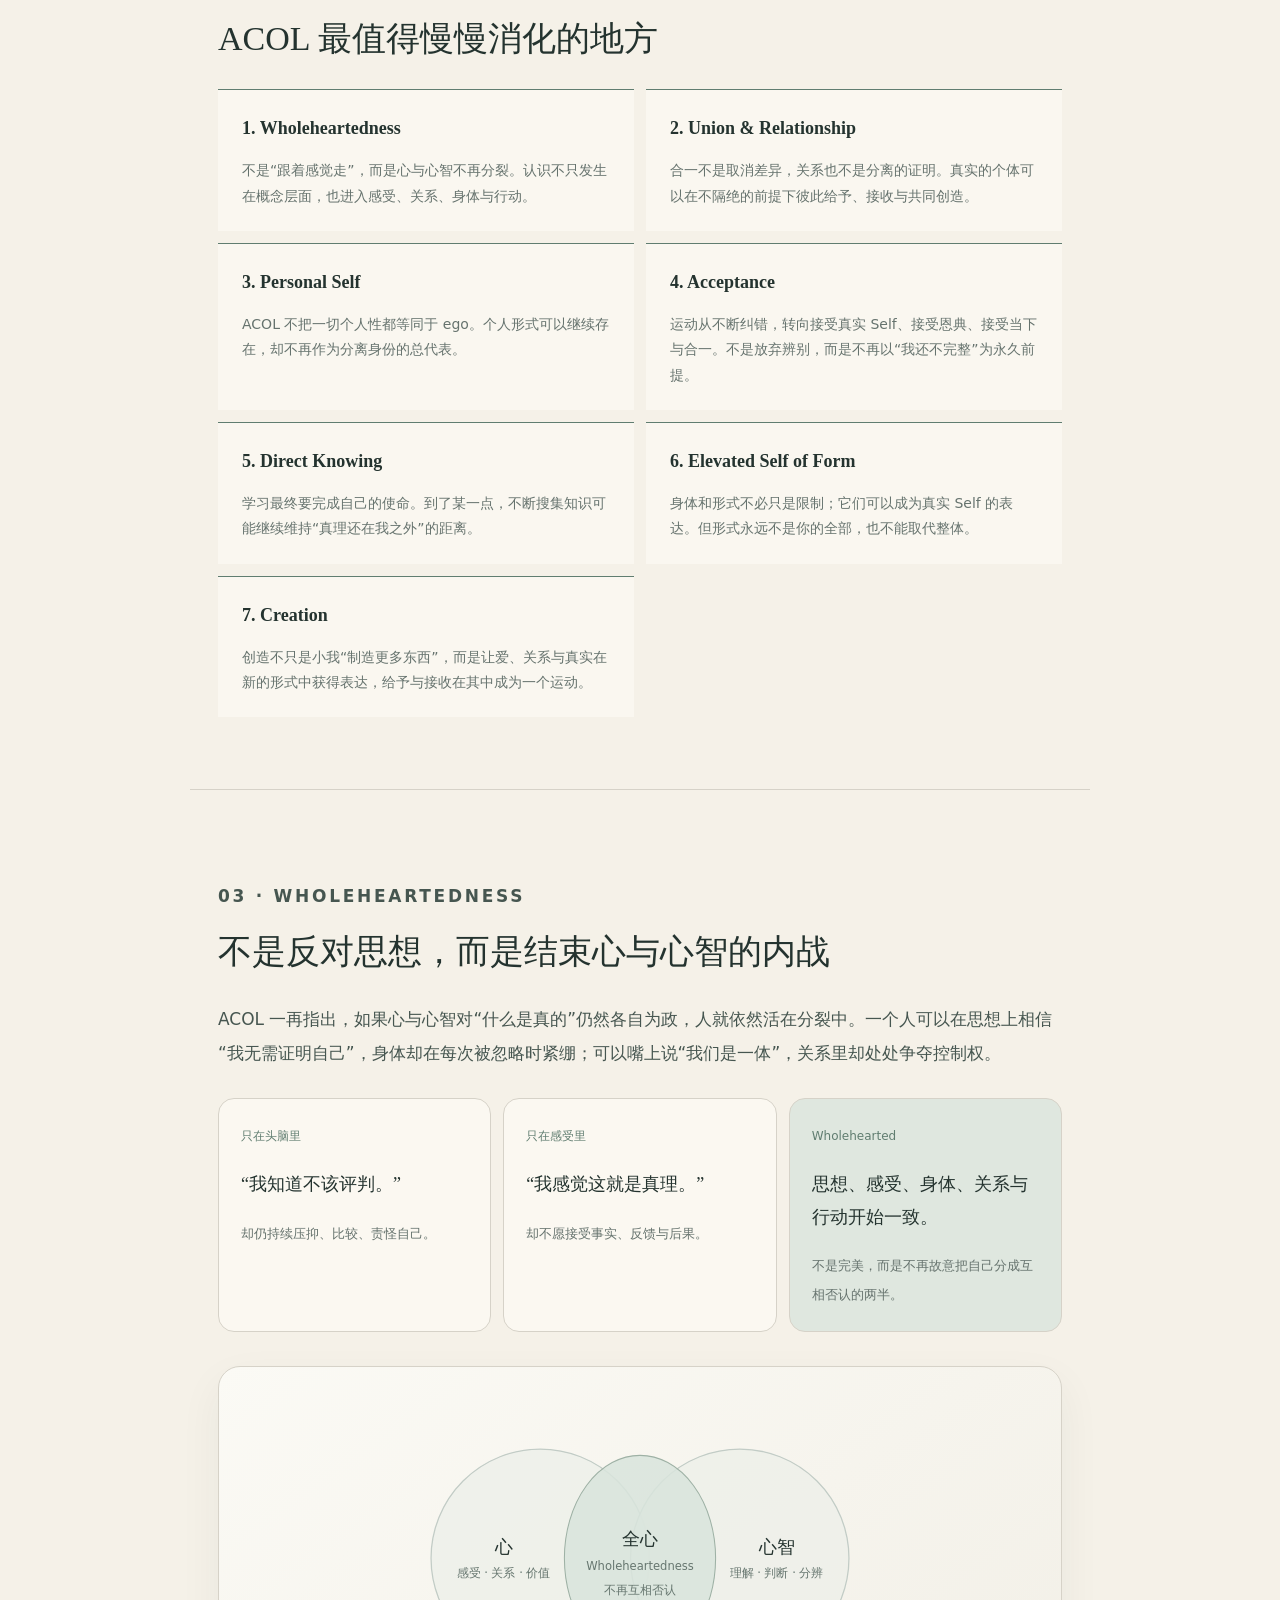
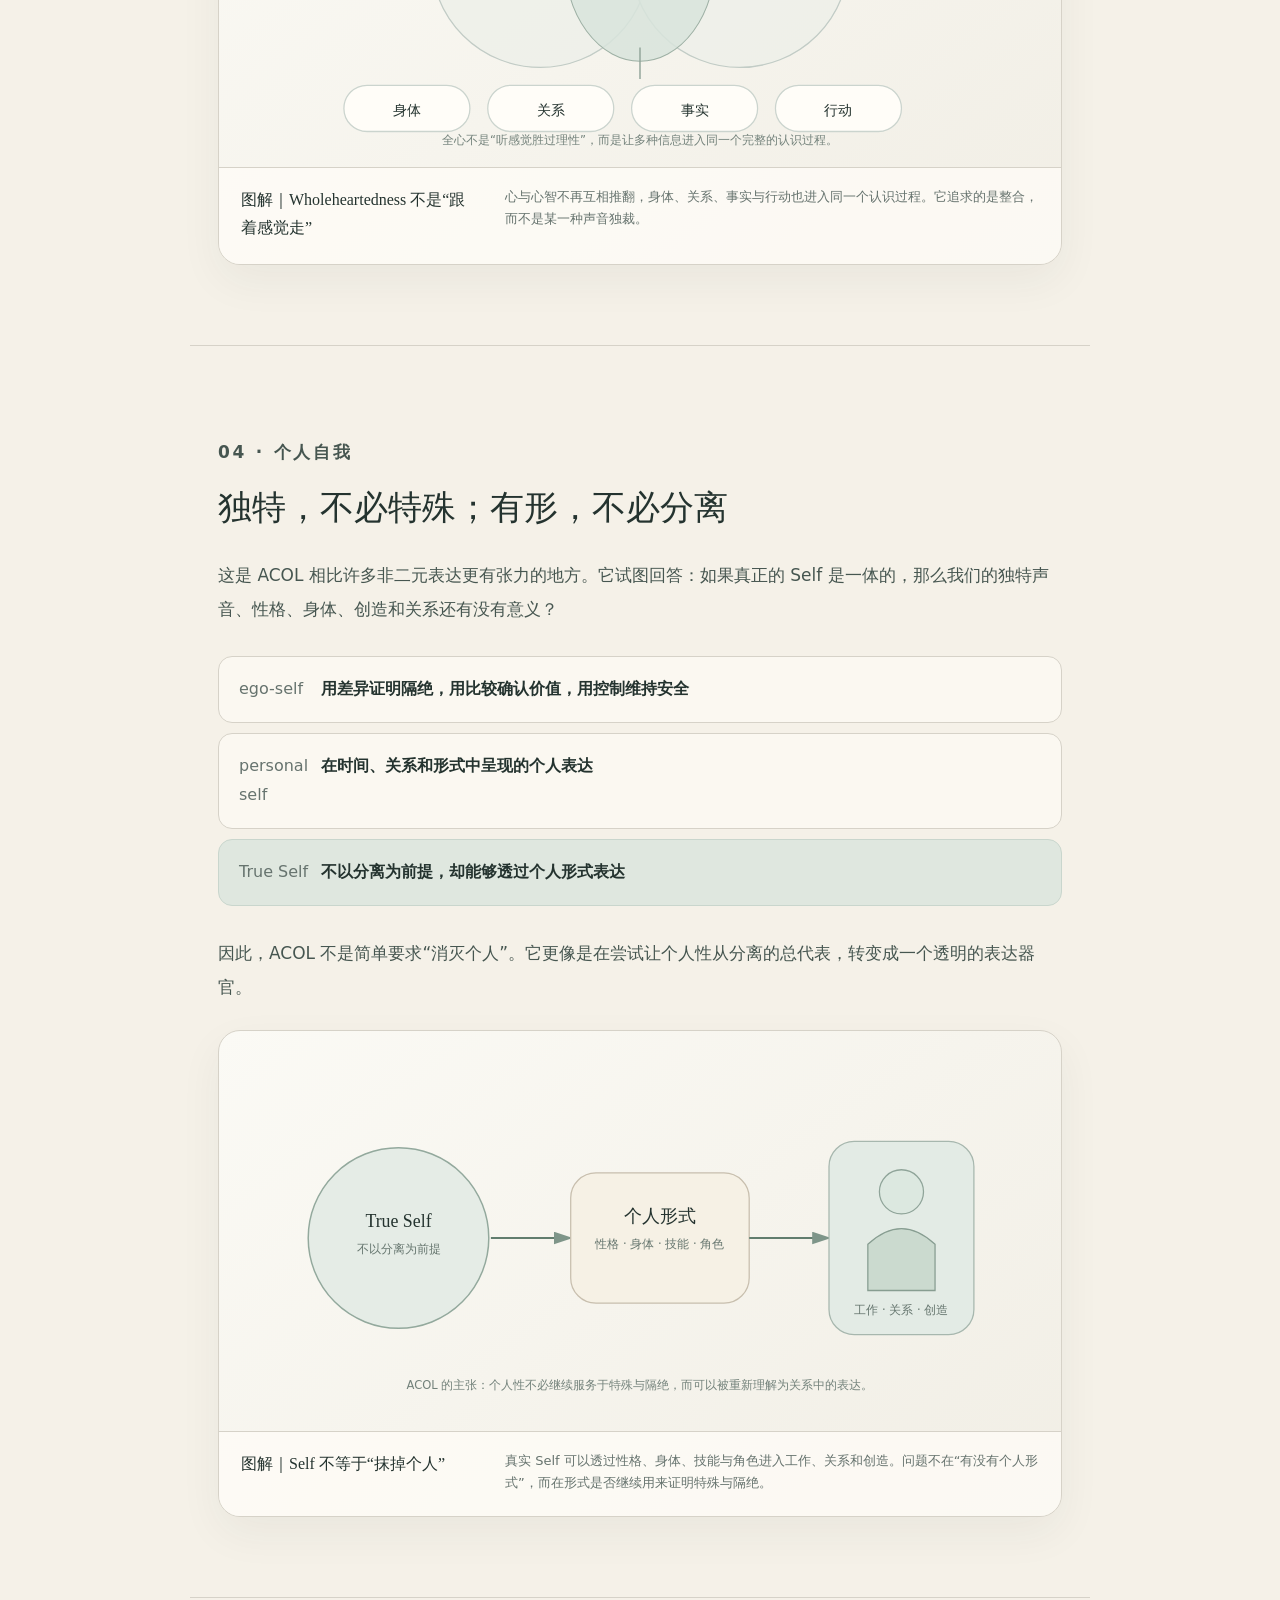
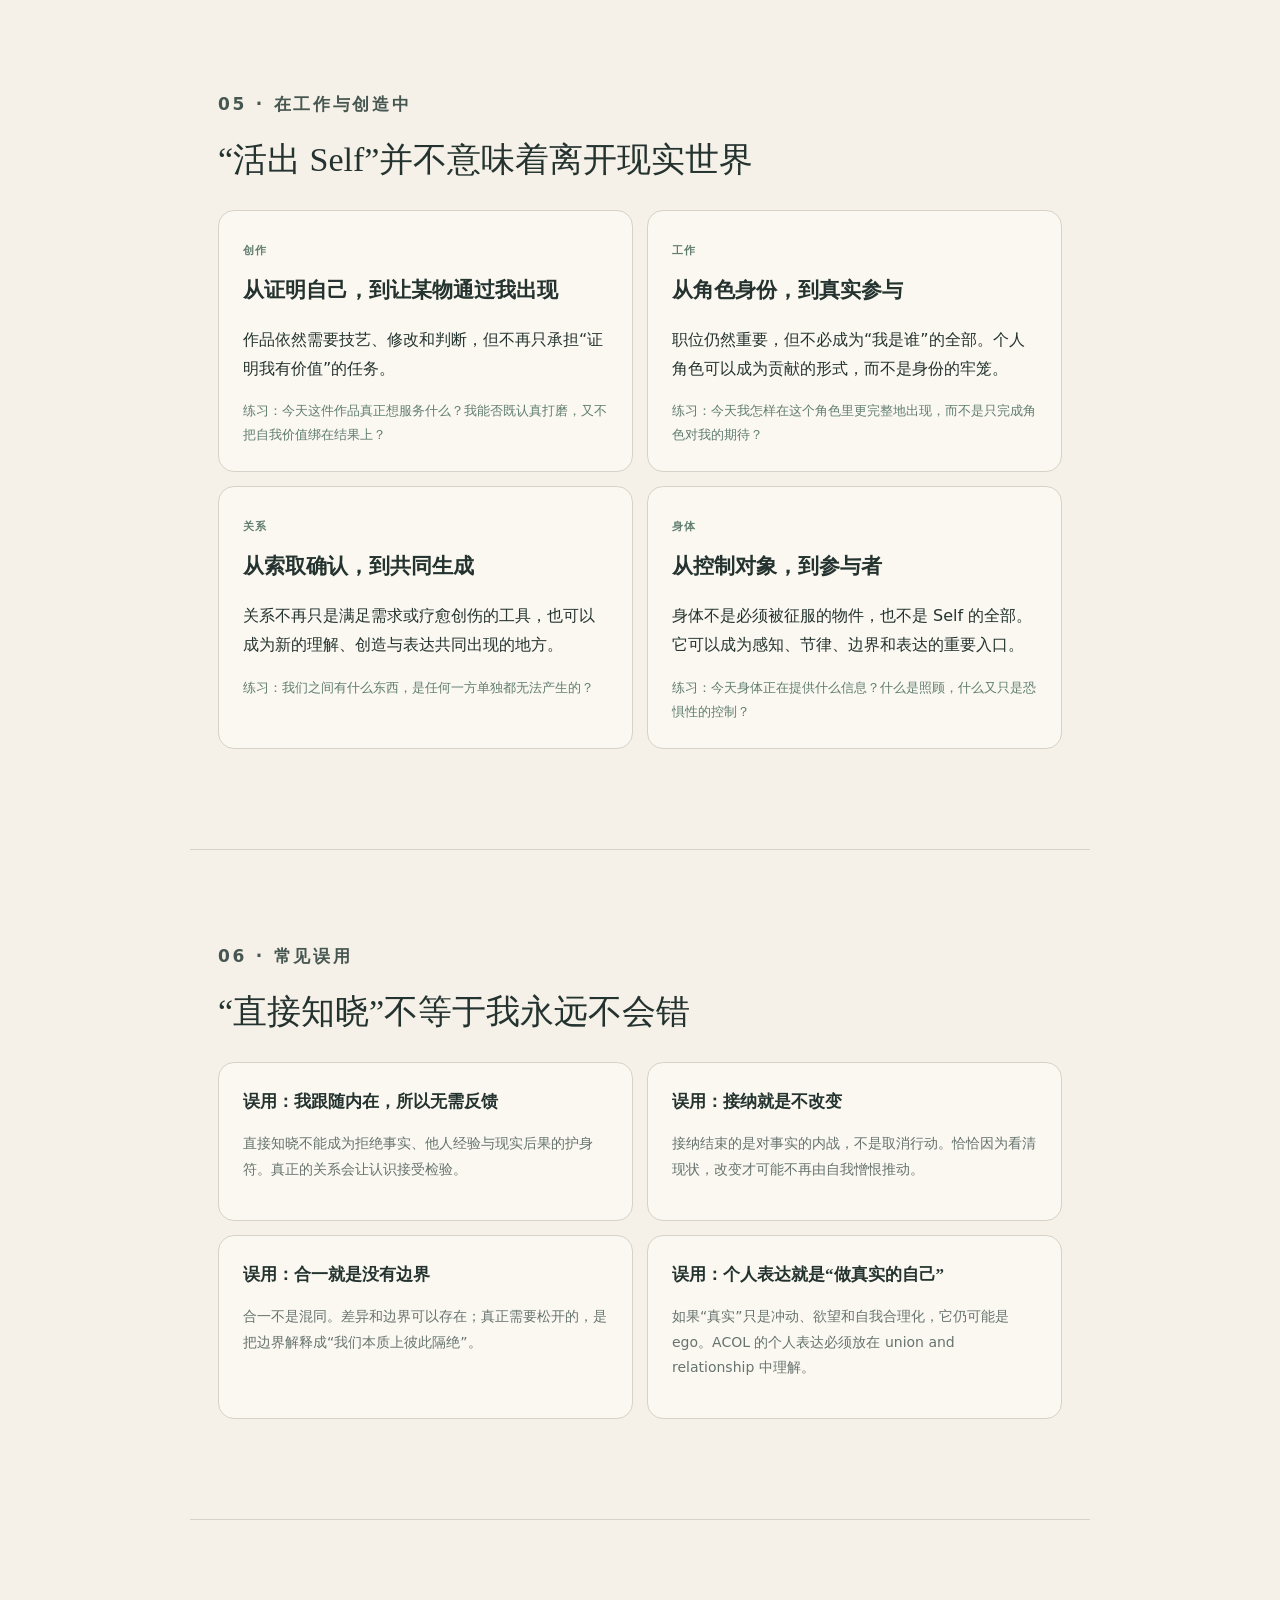
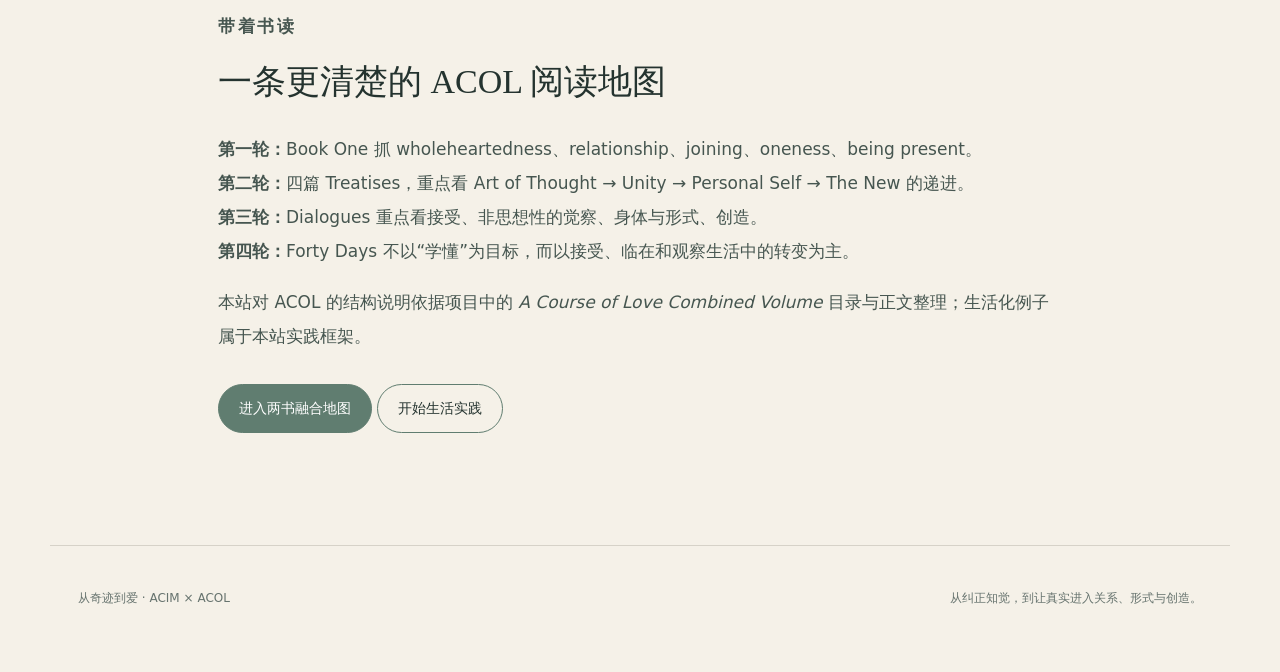
<file: acol.html>
<!doctype html>
<html lang="zh-CN">
<head><meta charset="utf-8"><meta name="viewport" content="width=device-width,initial-scale=1">
<meta name="description" content="深入学习《爱的课程》ACOL：wholeheartedness、union and relationship、personal self、elevated Self of form、创造与直接知晓。">
<title>ACOL 深读｜从奇迹到爱</title><link rel="stylesheet" href="styles.css"></head>
<body>
<header class="site-header"><a class="brand" href="index.html"><span class="brand-mark"></span><span>从奇迹到爱</span></a>
<nav><a href="acim.html">ACIM 深读</a><a href="ken.html">肯恩专栏</a><a href="gary.html">Gary 专栏</a><a href="acol.html" aria-current="page">ACOL 深读</a><a href="concepts.html">核心概念</a><a href="integration.html">融合地图</a><a href="first-principles.html">第一性原理</a><a href="axioms.html">公理体系</a><a href="change.html">改变层次</a><a href="practice.html">生活实修</a><a href="pitfalls.html">修习避坑</a><a href="cases.html">案例库</a></nav></header>
<main>
<section class="course-hero acol-hero">
<p class="eyebrow">A COURSE OF LOVE · 深读</p>
<h1>不是继续成为一个更好的学生，<br><em>而是让已经认识的真实成为生活。</em></h1>
<p class="article-lead">ACOL 的重心不是再提供一套更复杂的思想，而是把“我知道什么”推进到“我如何存在、如何关系、如何在形式中表达”。它反复把读者带向 wholeheartedness、union and relationship、直接知晓与创造。</p>
<div class="course-keyline"><b>核心运动</b><span>心智独占</span><i>→</i><span>心与心智结合</span><i>→</i><span>合一与关系</span><i>→</i><span>真实 Self 的具身表达</span></div>
</section>

<section class="article-section">
<p class="eyebrow">01 · 一部有阶段的课程</p><h2>从 Course 到 Treatises，再到 Dialogues 与 Forty Days</h2>
<div class="four-stage-grid">
<article><span>BOOK ONE</span><h3>A Course of Love</h3><p>从“心智理解”转向 wholeheartedness。章节包括 Relationship、Forgiveness/Joining、Special Relationships、Oneness and Duality、The Embrace、Being Present 等。</p></article>
<article><span>BOOK TWO</span><h3>The Treatises</h3><p>四篇论述逐步展开：思想的艺术、合一的本质、个人自我、以及“新的”——包括 giving and receiving as one、personal self、beyond learning、creating anew。</p></article>
<article><span>BOOK THREE</span><h3>The Dialogues</h3><p>重心转向接受、直接对话与具身表达，出现 The Body and the Elevation of Form、Awareness that Does Not Come from Thought、The Elevated Self of Form 等主题。</p></article>
<article><span>40 DAYS</span><h3>Forty Days & Nights</h3><p>以“接受”为核心，把此前理论带入一种更直接的临在：Accept Me、Accept Your Self、Accept Abundance、Access to Unity、Accept the Present 等。</p></article>
</div>
</section>

<section class="article-section theory-block">
<p class="eyebrow">02 · 七个关键推进</p><h2>ACOL 最值得慢慢消化的地方</h2>
<div class="pillar-grid">
<article><b>1. Wholeheartedness</b><p>不是“跟着感觉走”，而是心与心智不再分裂。认识不只发生在概念层面，也进入感受、关系、身体与行动。</p></article>
<article><b>2. Union & Relationship</b><p>合一不是取消差异，关系也不是分离的证明。真实的个体可以在不隔绝的前提下彼此给予、接收与共同创造。</p></article>
<article><b>3. Personal Self</b><p>ACOL 不把一切个人性都等同于 ego。个人形式可以继续存在，却不再作为分离身份的总代表。</p></article>
<article><b>4. Acceptance</b><p>运动从不断纠错，转向接受真实 Self、接受恩典、接受当下与合一。不是放弃辨别，而是不再以“我还不完整”为永久前提。</p></article>
<article><b>5. Direct Knowing</b><p>学习最终要完成自己的使命。到了某一点，不断搜集知识可能继续维持“真理还在我之外”的距离。</p></article>
<article><b>6. Elevated Self of Form</b><p>身体和形式不必只是限制；它们可以成为真实 Self 的表达。但形式永远不是你的全部，也不能取代整体。</p></article>
<article><b>7. Creation</b><p>创造不只是小我“制造更多东西”，而是让爱、关系与真实在新的形式中获得表达，给予与接收在其中成为一个运动。</p></article>
</div>
</section>

<section class="article-section theory-block">
<p class="eyebrow">03 · Wholeheartedness</p><h2>不是反对思想，而是结束心与心智的内战</h2>
<p>ACOL 一再指出，如果心与心智对“什么是真的”仍然各自为政，人就依然活在分裂中。一个人可以在思想上相信“我无需证明自己”，身体却在每次被忽略时紧绷；可以嘴上说“我们是一体”，关系里却处处争夺控制权。</p>
<div class="wholehearted-grid">
<div><span>只在头脑里</span><p>“我知道不该评判。”</p><small>却仍持续压抑、比较、责怪自己。</small></div>
<div><span>只在感受里</span><p>“我感觉这就是真理。”</p><small>却不愿接受事实、反馈与后果。</small></div>
<div class="accent"><span>Wholehearted</span><p>思想、感受、身体、关系与行动开始一致。</p><small>不是完美，而是不再故意把自己分成互相否认的两半。</small></div>
</div>
<figure class="explain-visual" data-visual="wholehearted">
  <figcaption><b>图解｜Wholeheartedness 不是“跟着感觉走”</b><span>心与心智不再互相推翻，身体、关系、事实与行动也进入同一个认识过程。它追求的是整合，而不是某一种声音独裁。</span></figcaption>
</figure>
</section>

<section class="article-section theory-block">
<p class="eyebrow">04 · 个人自我</p><h2>独特，不必特殊；有形，不必分离</h2>
<p>这是 ACOL 相比许多非二元表达更有张力的地方。它试图回答：如果真正的 Self 是一体的，那么我们的独特声音、性格、身体、创造和关系还有没有意义？</p>
<div class="identity-stack">
<div><span>ego-self</span><b>用差异证明隔绝，用比较确认价值，用控制维持安全</b></div>
<div><span>personal self</span><b>在时间、关系和形式中呈现的个人表达</b></div>
<div class="accent"><span>True Self</span><b>不以分离为前提，却能够透过个人形式表达</b></div>
</div>
<p>因此，ACOL 不是简单要求“消灭个人”。它更像是在尝试让个人性从分离的总代表，转变成一个透明的表达器官。</p>
<figure class="explain-visual compact" data-visual="self-form">
  <figcaption><b>图解｜Self 不等于“抹掉个人”</b><span>真实 Self 可以透过性格、身体、技能与角色进入工作、关系和创造。问题不在“有没有个人形式”，而在形式是否继续用来证明特殊与隔绝。</span></figcaption>
</figure>
</section>

<section class="article-section theory-block">
<p class="eyebrow">05 · 在工作与创造中</p><h2>“活出 Self”并不意味着离开现实世界</h2>
<div class="life-cases">
<article><span>创作</span><h3>从证明自己，到让某物通过我出现</h3><p>作品依然需要技艺、修改和判断，但不再只承担“证明我有价值”的任务。</p><small>练习：今天这件作品真正想服务什么？我能否既认真打磨，又不把自我价值绑在结果上？</small></article>
<article><span>工作</span><h3>从角色身份，到真实参与</h3><p>职位仍然重要，但不必成为“我是谁”的全部。个人角色可以成为贡献的形式，而不是身份的牢笼。</p><small>练习：今天我怎样在这个角色里更完整地出现，而不是只完成角色对我的期待？</small></article>
<article><span>关系</span><h3>从索取确认，到共同生成</h3><p>关系不再只是满足需求或疗愈创伤的工具，也可以成为新的理解、创造与表达共同出现的地方。</p><small>练习：我们之间有什么东西，是任何一方单独都无法产生的？</small></article>
<article><span>身体</span><h3>从控制对象，到参与者</h3><p>身体不是必须被征服的物件，也不是 Self 的全部。它可以成为感知、节律、边界和表达的重要入口。</p><small>练习：今天身体正在提供什么信息？什么是照顾，什么又只是恐惧性的控制？</small></article>
</div>
</section>

<section class="article-section theory-block">
<p class="eyebrow">06 · 常见误用</p><h2>“直接知晓”不等于我永远不会错</h2>
<div class="misuse-grid">
<article><b>误用：我跟随内在，所以无需反馈</b><p>直接知晓不能成为拒绝事实、他人经验与现实后果的护身符。真正的关系会让认识接受检验。</p></article>
<article><b>误用：接纳就是不改变</b><p>接纳结束的是对事实的内战，不是取消行动。恰恰因为看清现状，改变才可能不再由自我憎恨推动。</p></article>
<article><b>误用：合一就是没有边界</b><p>合一不是混同。差异和边界可以存在；真正需要松开的，是把边界解释成“我们本质上彼此隔绝”。</p></article>
<article><b>误用：个人表达就是“做真实的自己”</b><p>如果“真实”只是冲动、欲望和自我合理化，它仍可能是 ego。ACOL 的个人表达必须放在 union and relationship 中理解。</p></article>
</div>
</section>

<section class="article-section source-box">
<p class="eyebrow">带着书读</p><h2>一条更清楚的 ACOL 阅读地图</h2>
<p><b>第一轮：</b>Book One 抓 wholeheartedness、relationship、joining、oneness、being present。<br>
<b>第二轮：</b>四篇 Treatises，重点看 Art of Thought → Unity → Personal Self → The New 的递进。<br>
<b>第三轮：</b>Dialogues 重点看接受、非思想性的觉察、身体与形式、创造。<br>
<b>第四轮：</b>Forty Days 不以“学懂”为目标，而以接受、临在和观察生活中的转变为主。</p>
<p>本站对 ACOL 的结构说明依据项目中的 <i>A Course of Love Combined Volume</i> 目录与正文整理；生活化例子属于本站实践框架。</p>
<a class="button primary" href="integration.html">进入两书融合地图</a> <a class="button ghost" href="practice.html">开始生活实践</a>
</section>
</main>
<footer><p>从奇迹到爱 · ACIM × ACOL</p><p>从纠正知觉，到让真实进入关系、形式与创造。</p></footer>
<script src="visuals.js"></script>
</body></html>
</file>
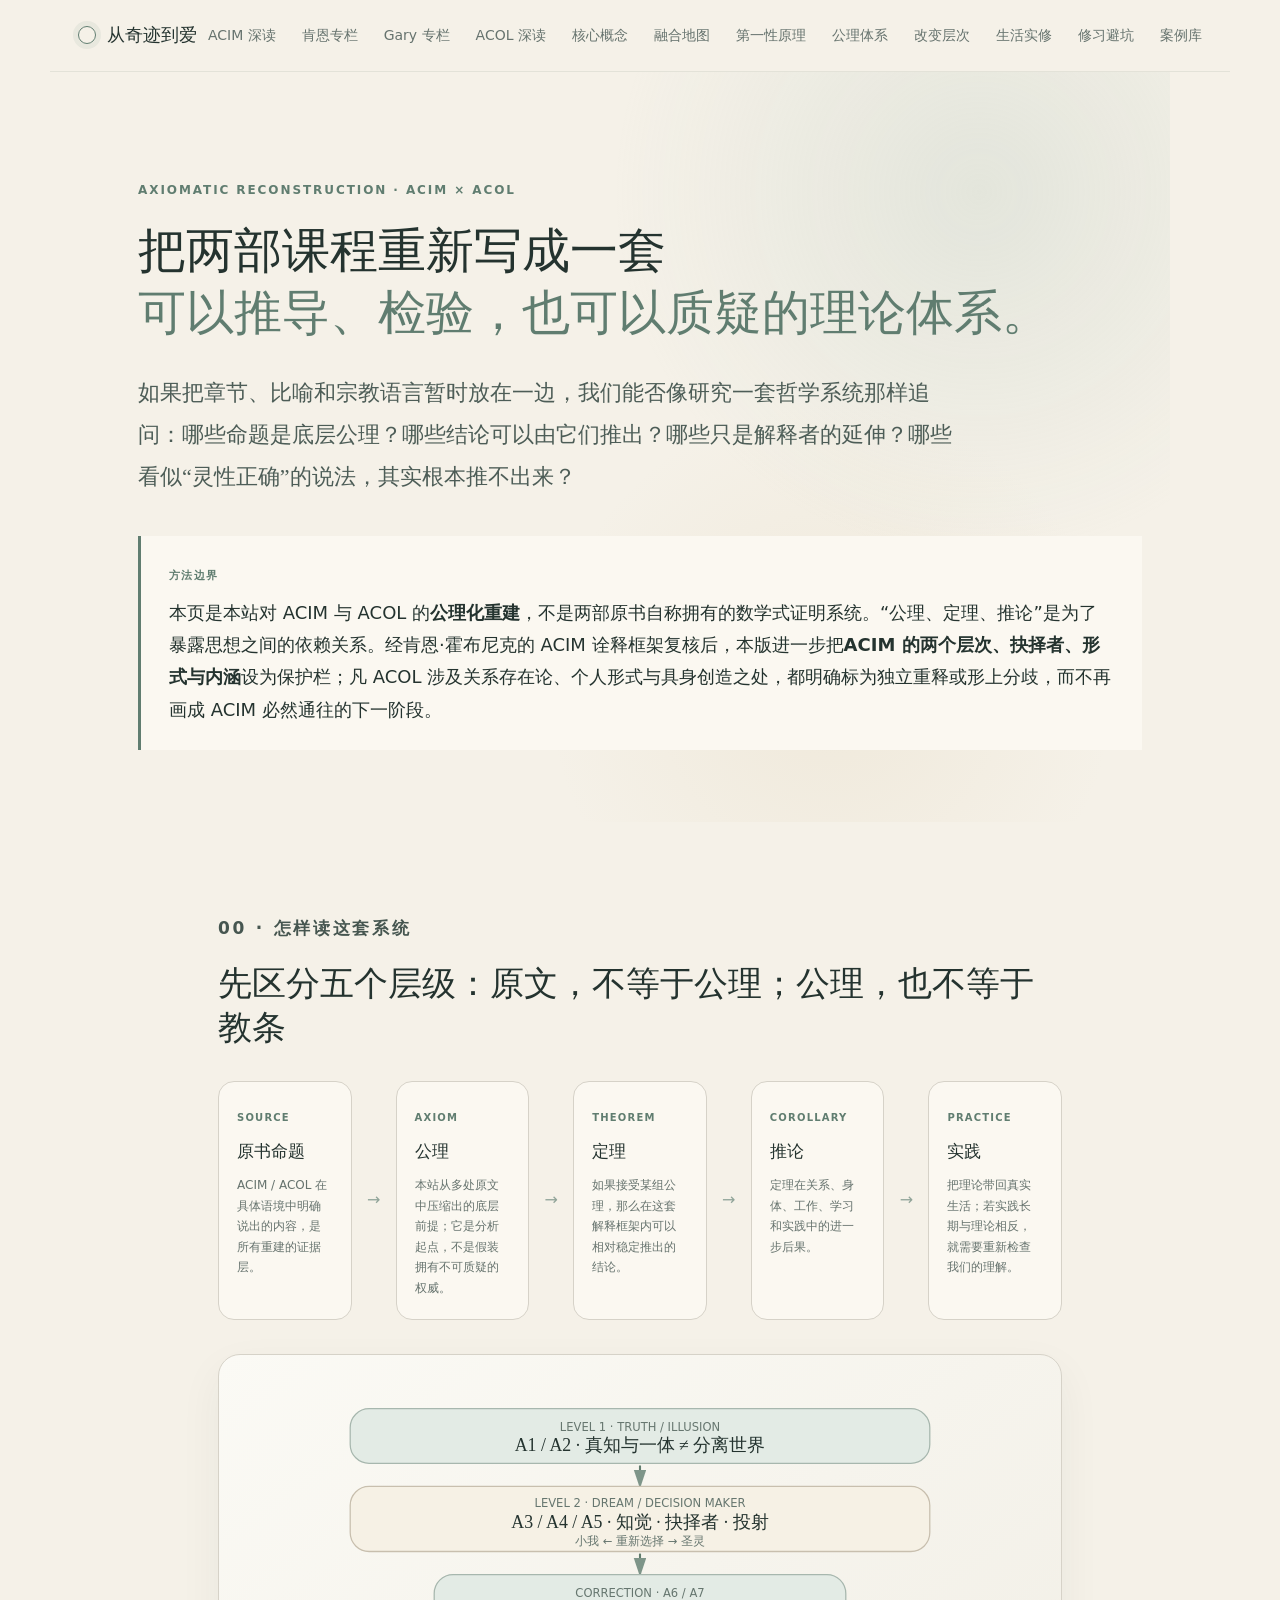
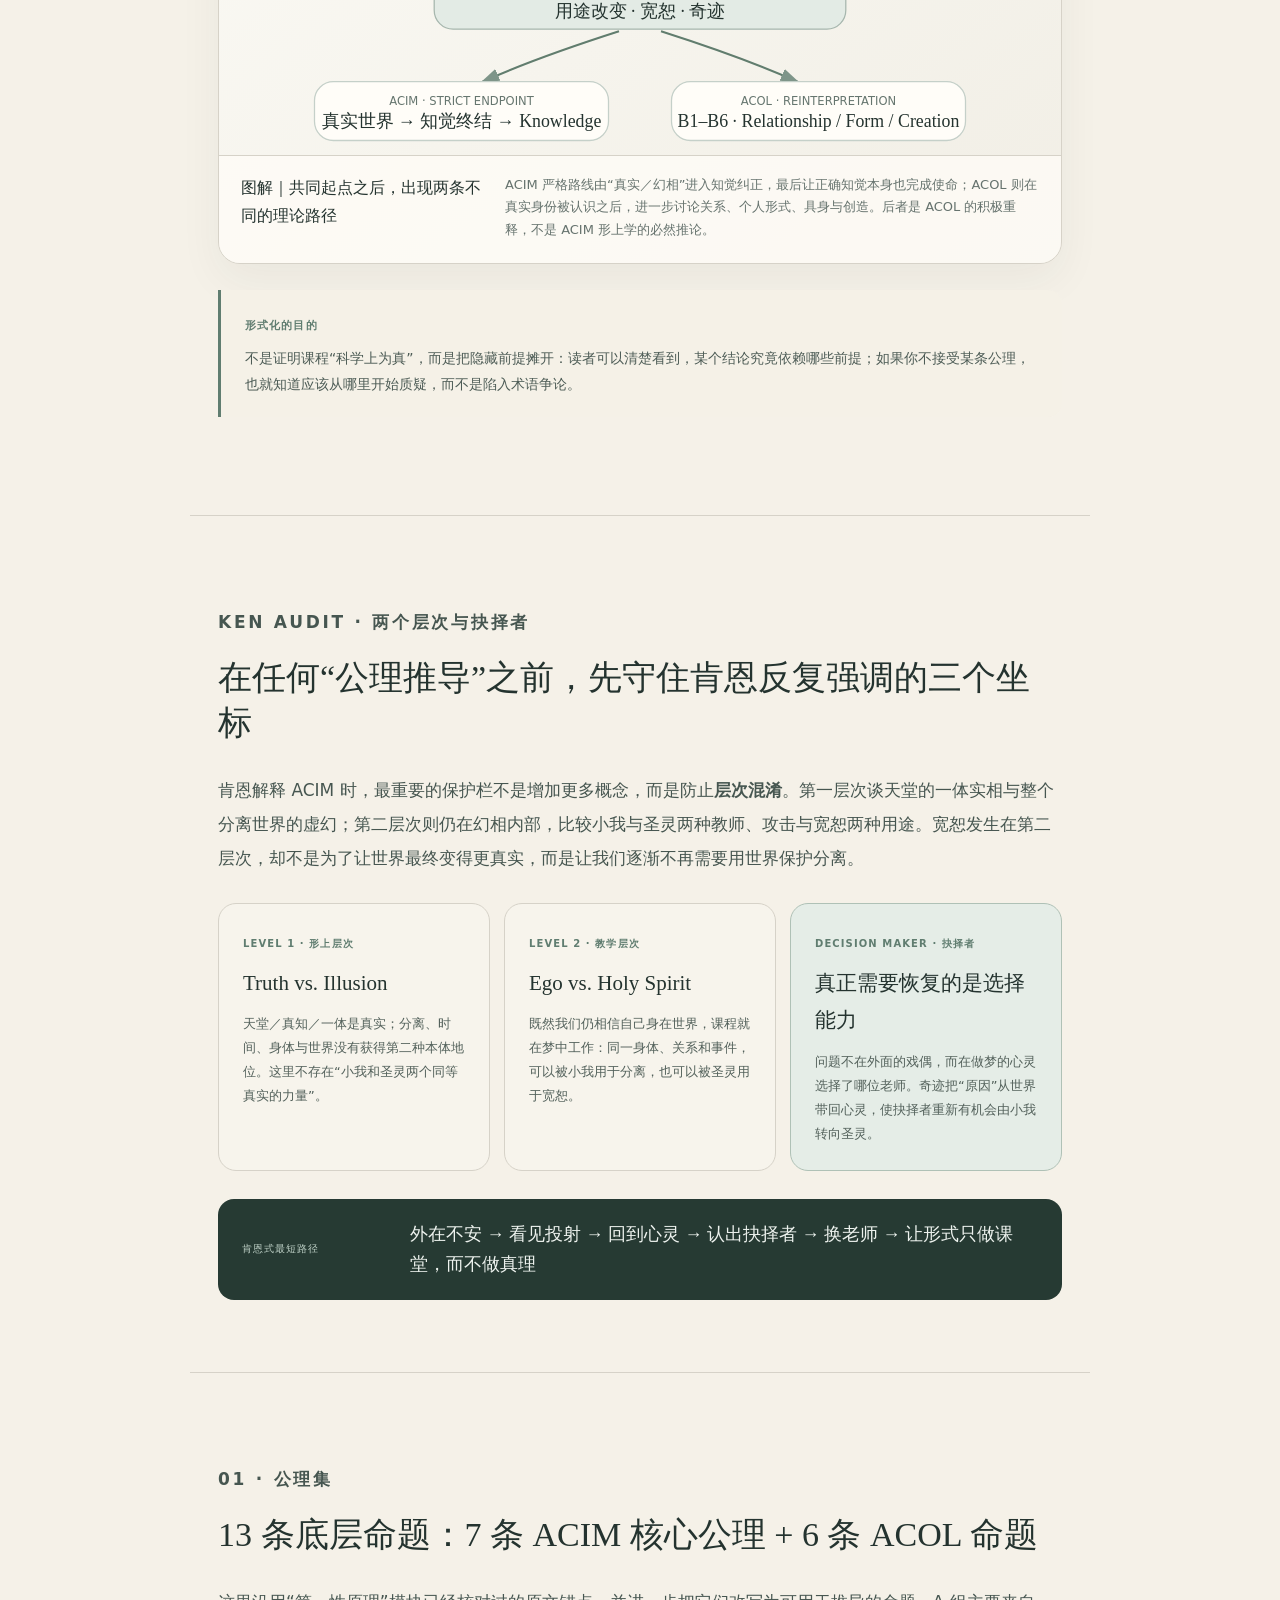
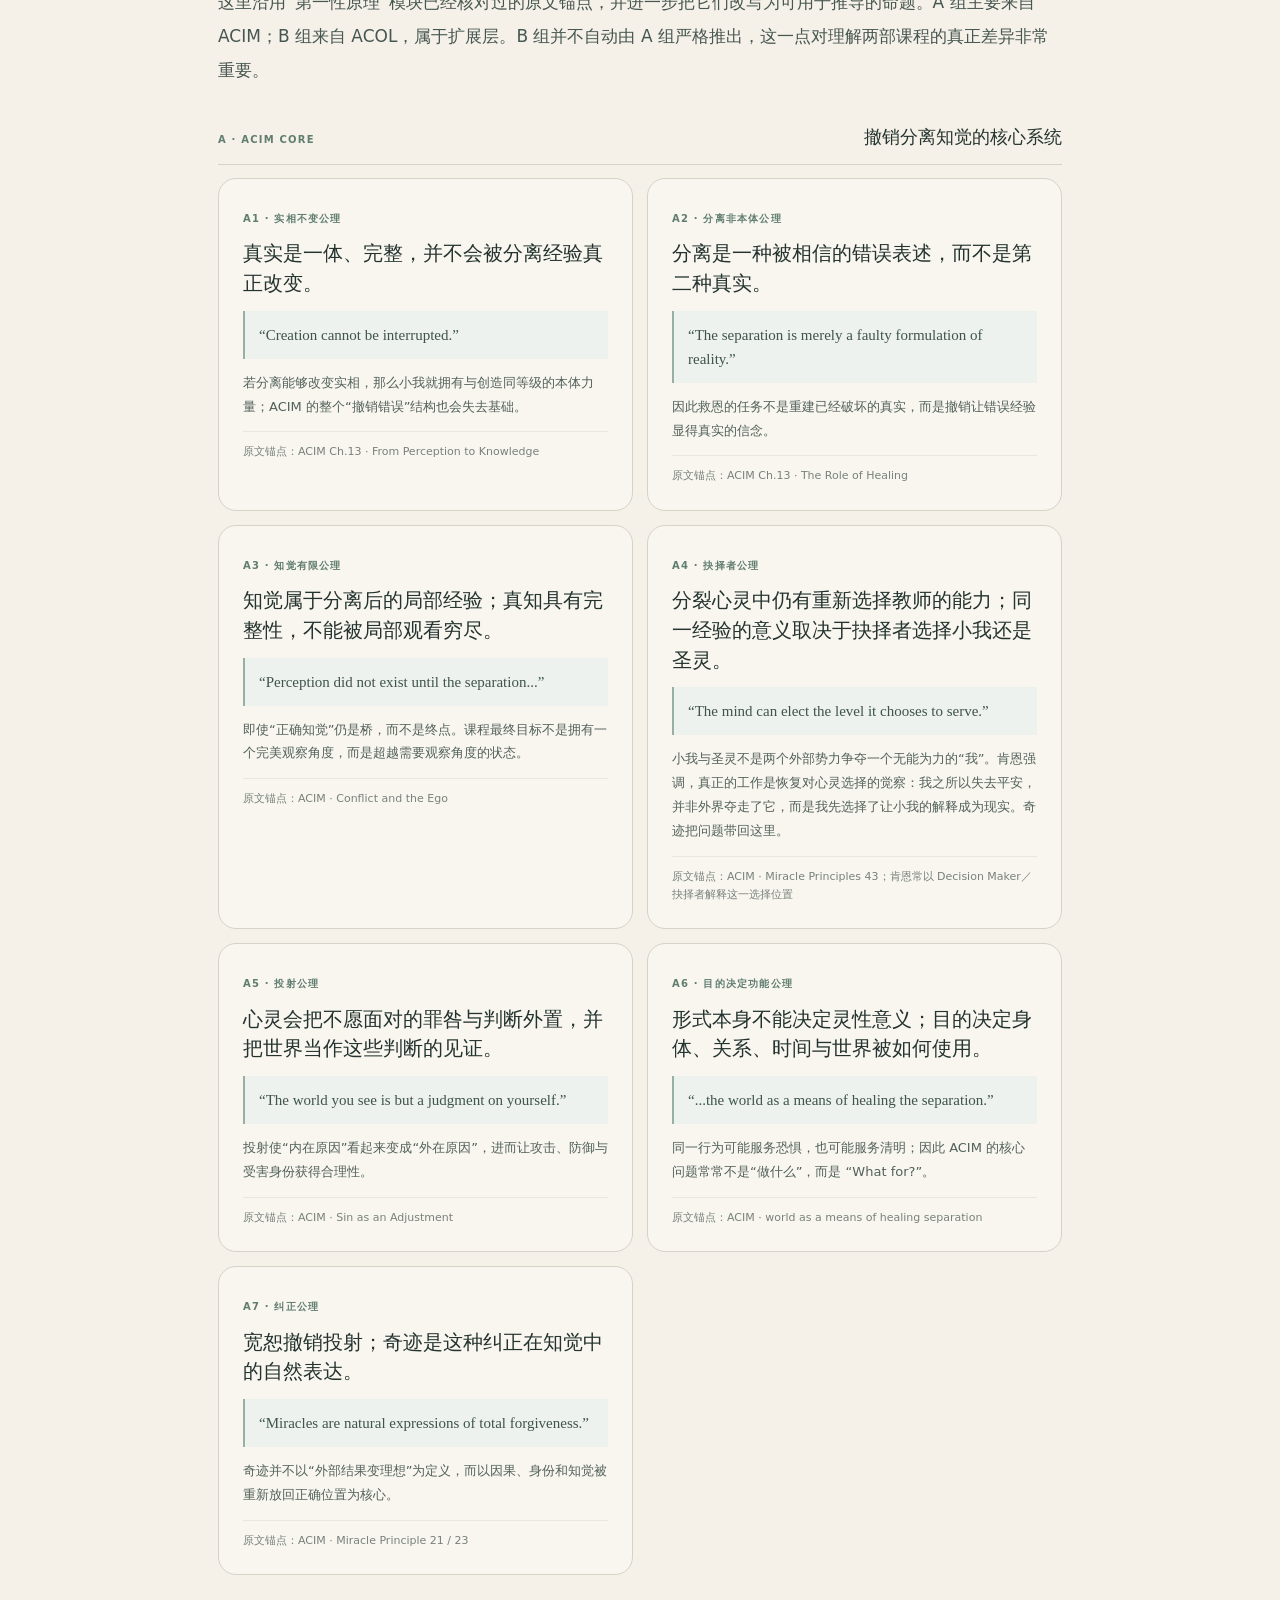
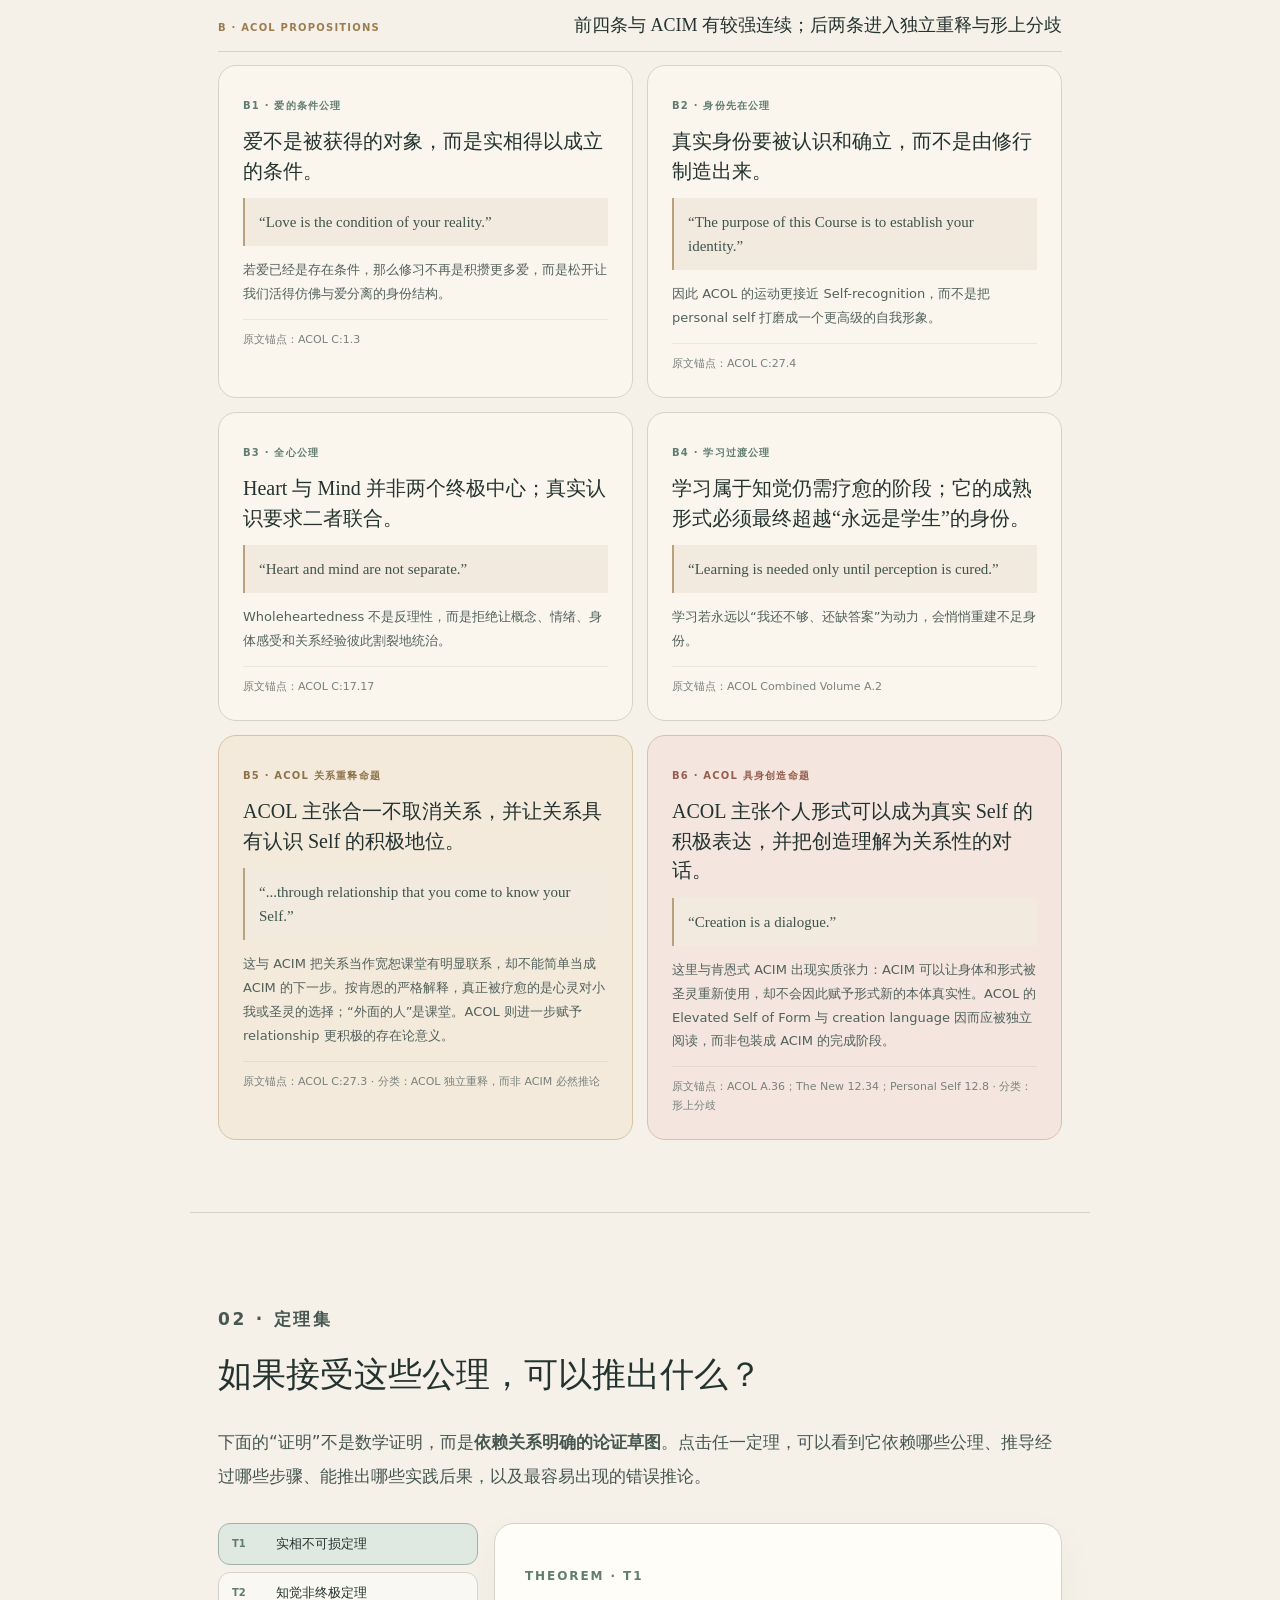
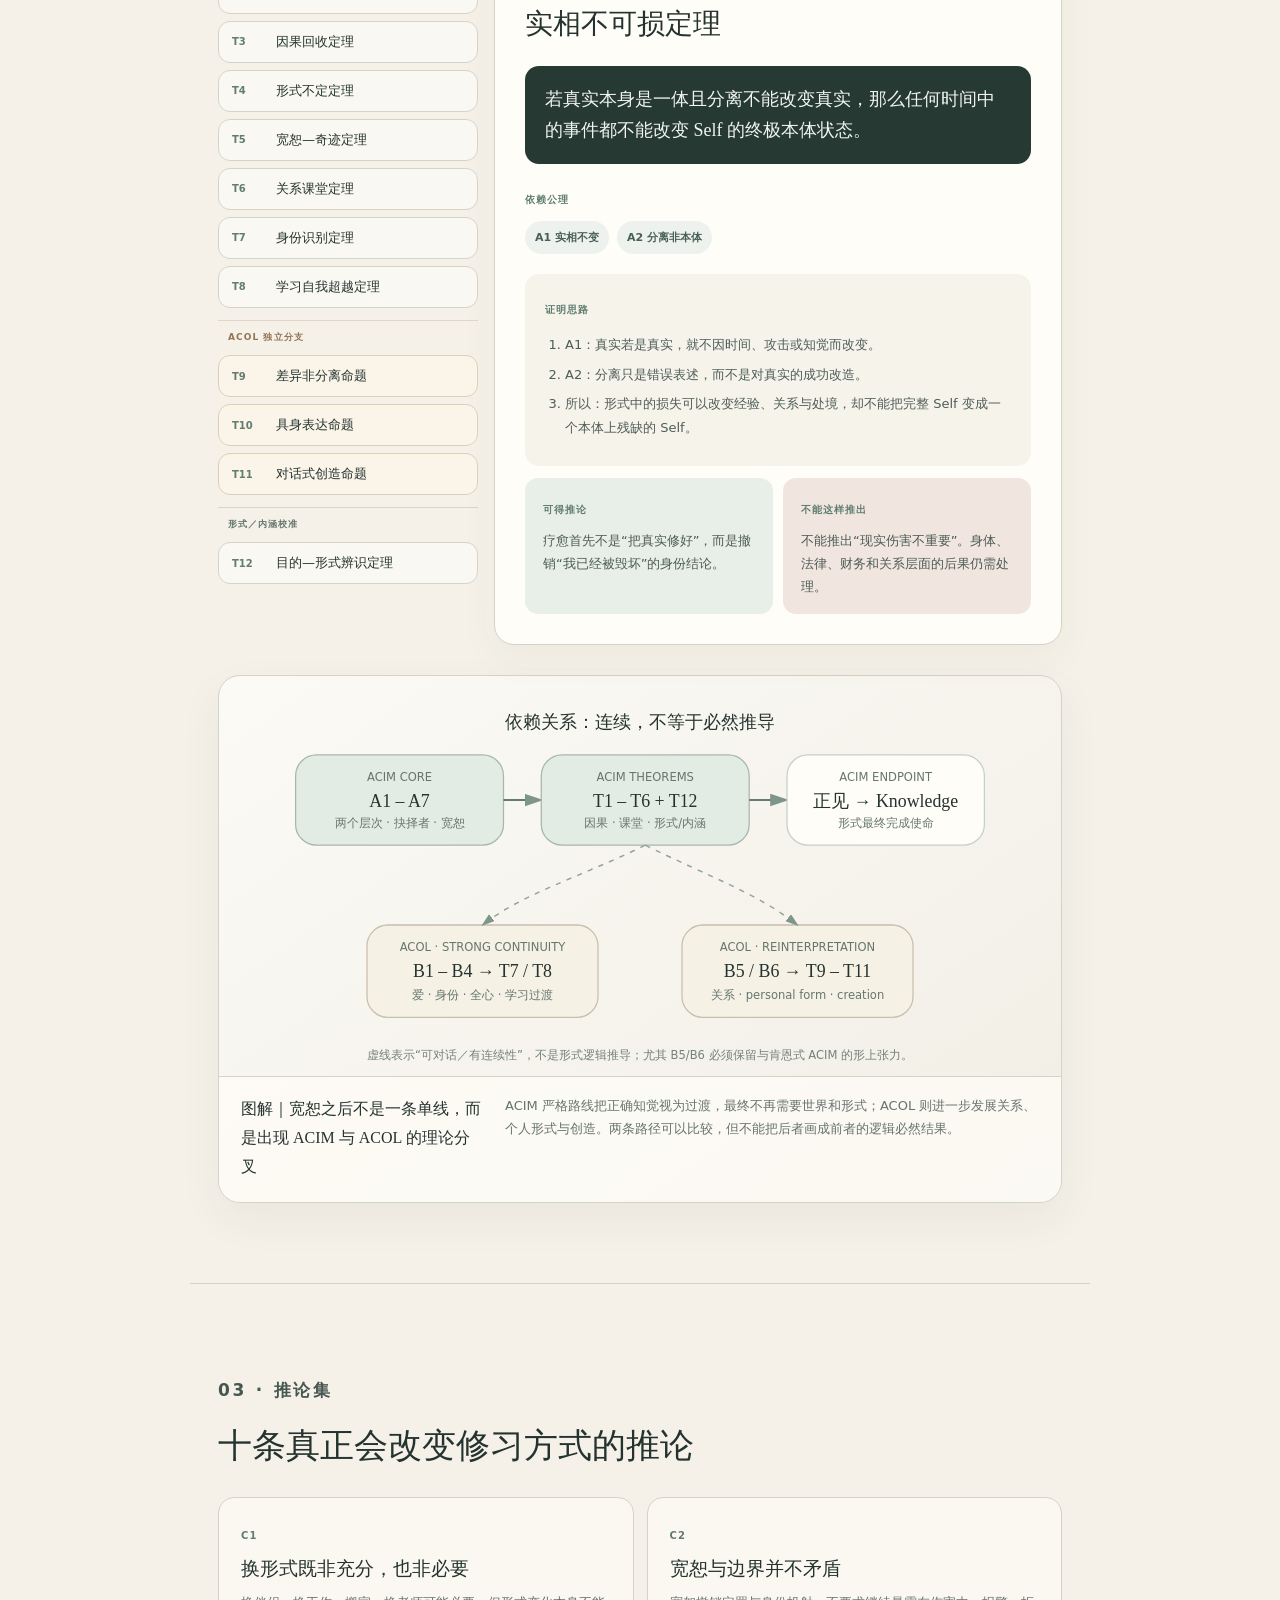
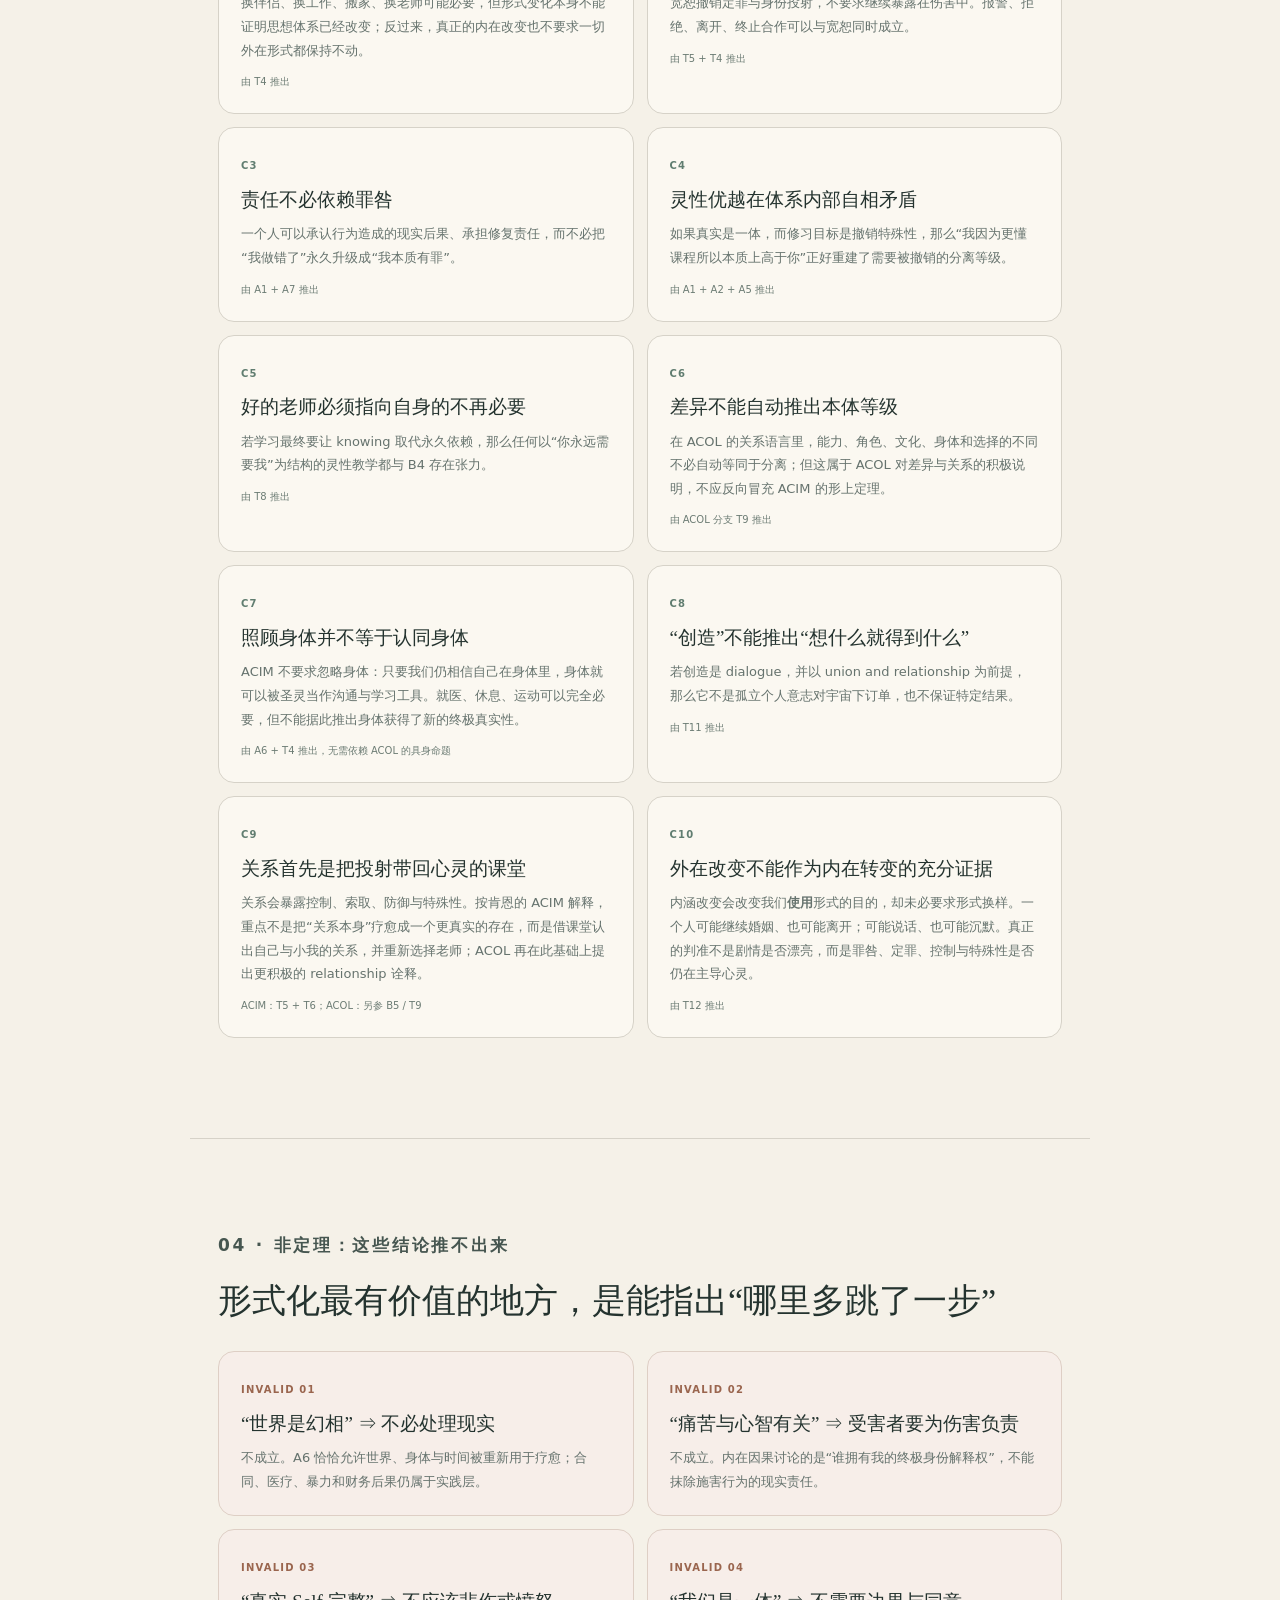
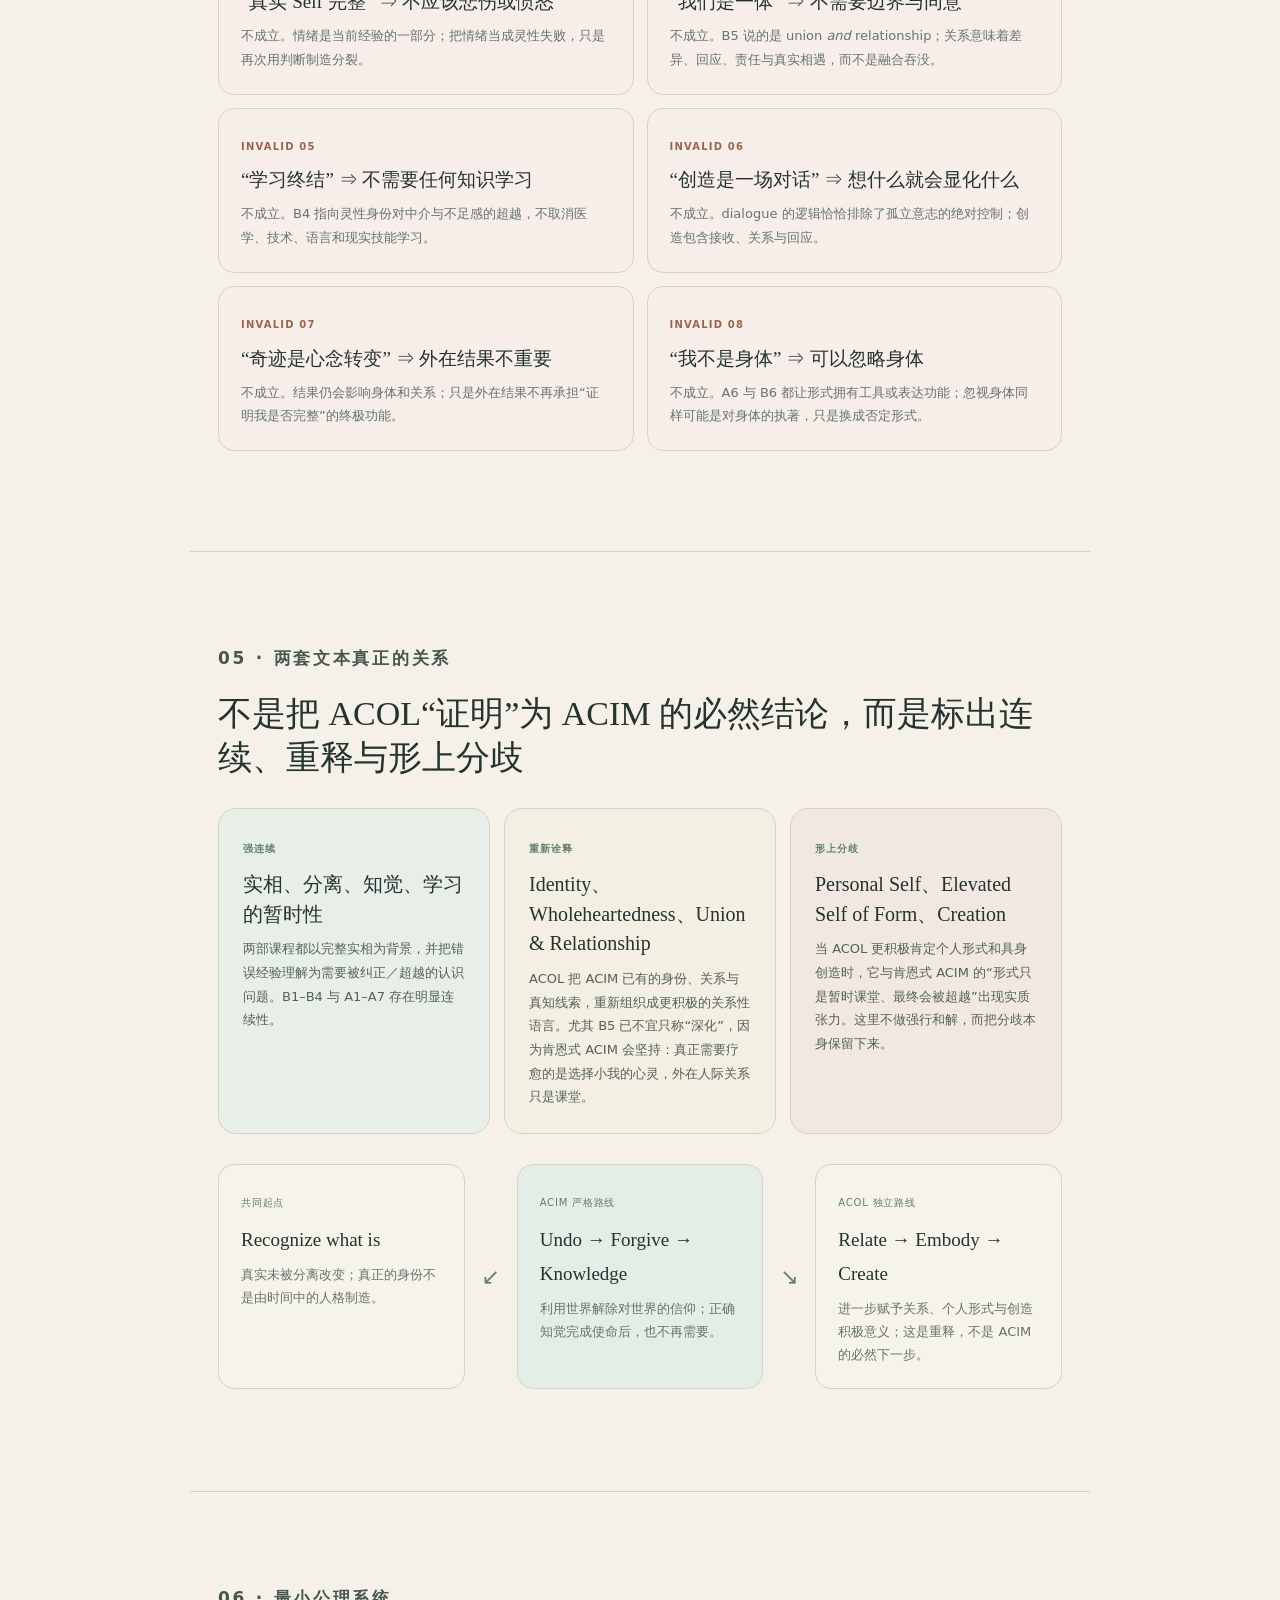
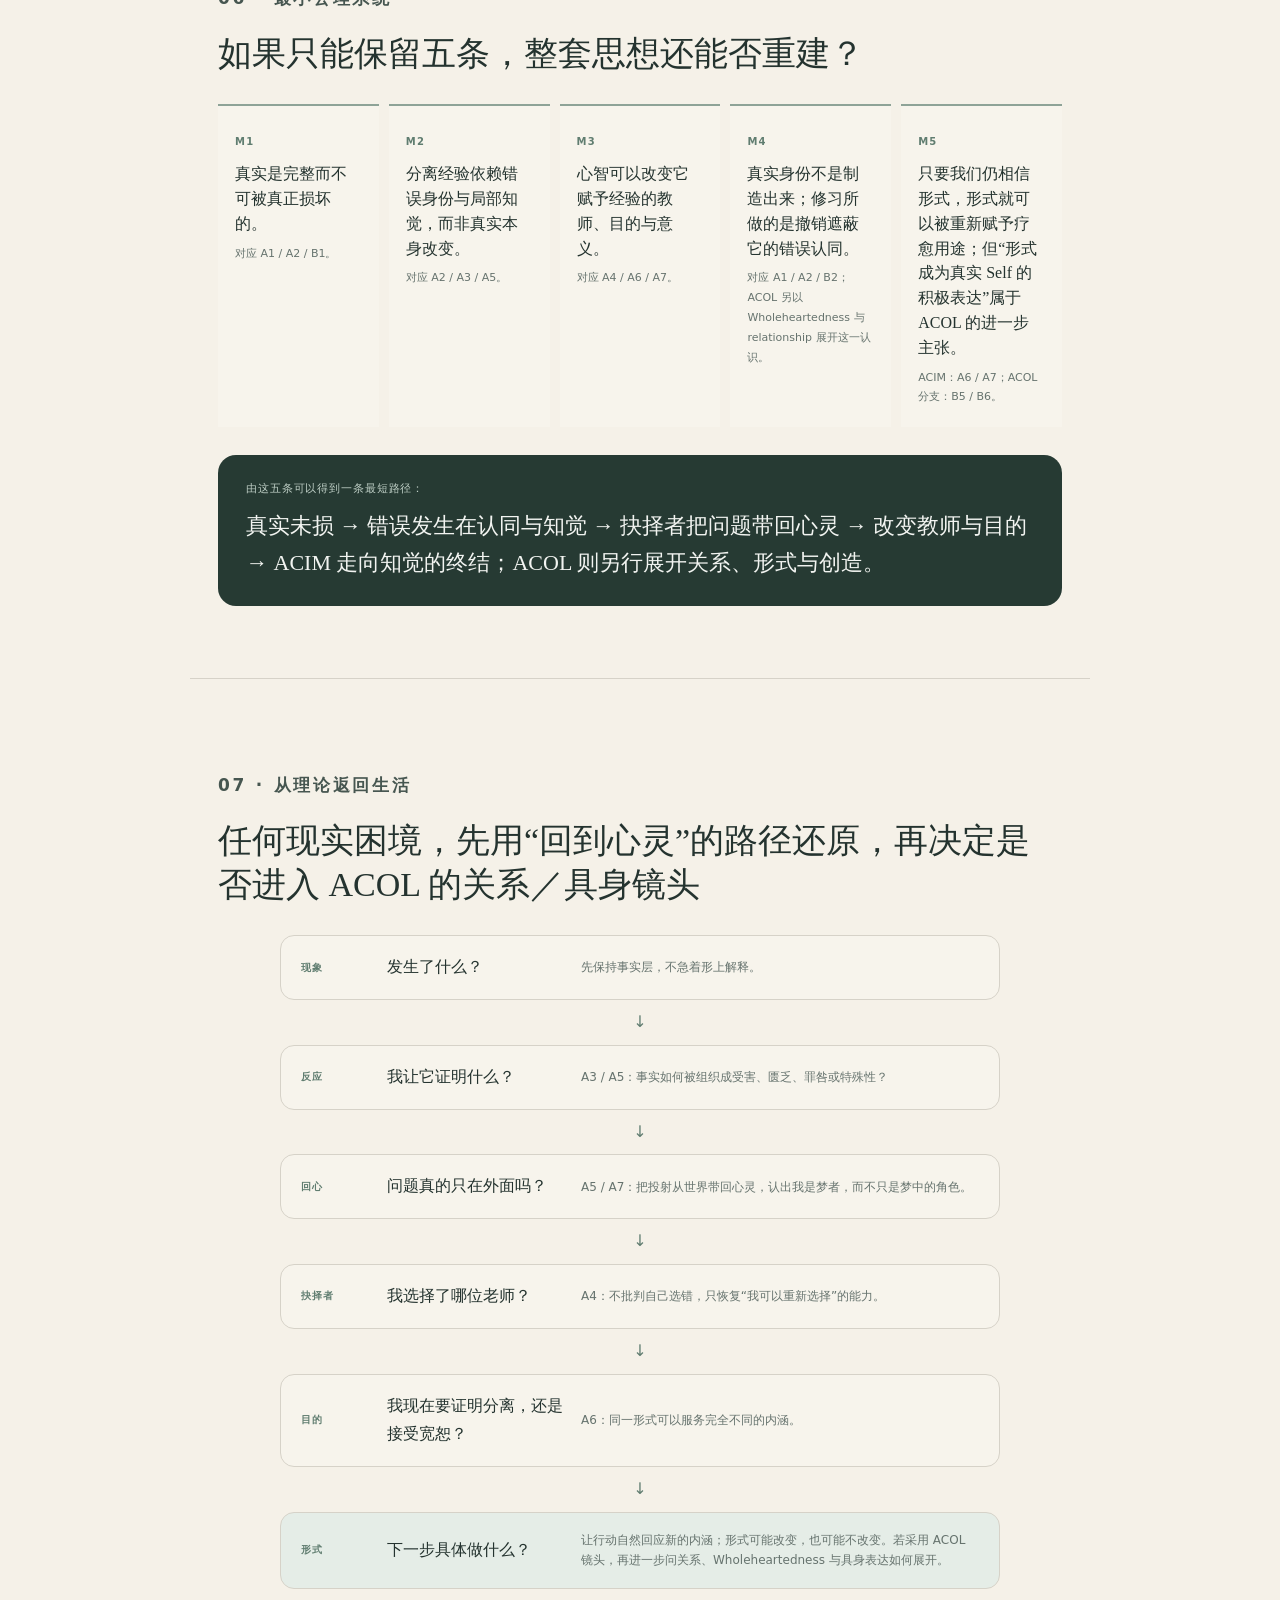
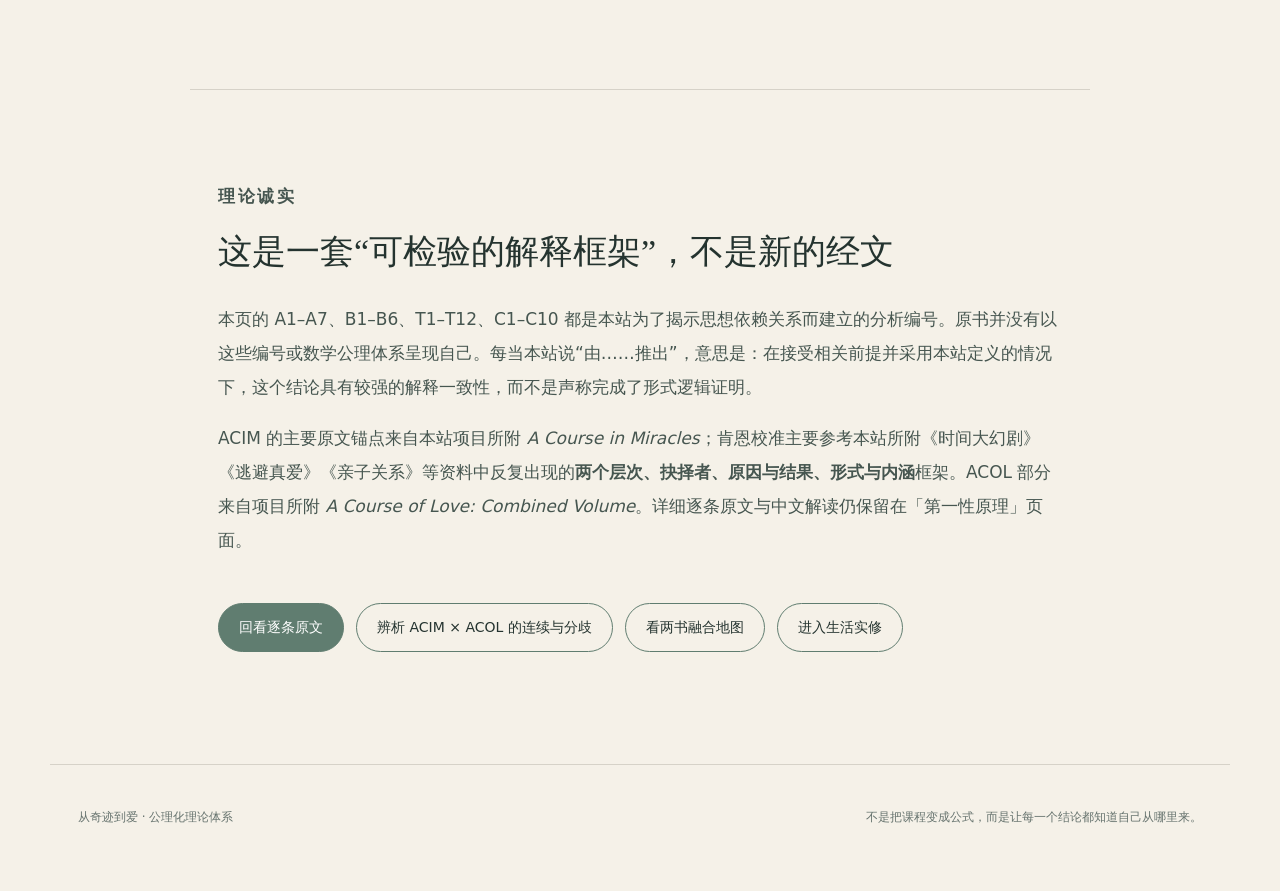
<file: axioms.html>
<!doctype html>
<html lang="zh-CN">
<head>
  <meta charset="utf-8" />
  <meta name="viewport" content="width=device-width,initial-scale=1" />
  <meta name="description" content="以公理、定理、推论和反例的方式，系统重建《奇迹课程》ACIM 与《爱的课程》ACOL 的思想体系。" />
<title>公理化理论体系｜ACIM × ACOL</title>
  <link rel="stylesheet" href="styles.css" />
</head>
<body>
<header class="site-header">
  <a class="brand" href="index.html"><span class="brand-mark"></span><span>从奇迹到爱</span></a>
  <nav>
    <a href="acim.html">ACIM 深读</a>
    <a href="ken.html">肯恩专栏</a>
    <a href="gary.html">Gary 专栏</a>
    <a href="acol.html">ACOL 深读</a>
    <a href="concepts.html">核心概念</a>
    <a href="integration.html">融合地图</a>
    <a href="first-principles.html">第一性原理</a><a href="axioms.html" aria-current="page">公理体系</a>
    <a href="change.html">改变层次</a>
    <a href="practice.html">生活实修</a>
    <a href="pitfalls.html">修习避坑</a>
    <a href="cases.html">案例库</a>
  </nav>
</header>

<main>
<section class="course-hero ax-hero">
  <p class="eyebrow">AXIOMATIC RECONSTRUCTION · ACIM × ACOL</p>
  <h1>把两部课程重新写成一套<br><em>可以推导、检验，也可以质疑的理论体系。</em></h1>
  <p class="article-lead">如果把章节、比喻和宗教语言暂时放在一边，我们能否像研究一套哲学系统那样追问：哪些命题是底层公理？哪些结论可以由它们推出？哪些只是解释者的延伸？哪些看似“灵性正确”的说法，其实根本推不出来？</p>
  <div class="article-thesis">
    <span>方法边界</span>
    <p>本页是本站对 ACIM 与 ACOL 的<strong>公理化重建</strong>，不是两部原书自称拥有的数学式证明系统。“公理、定理、推论”是为了暴露思想之间的依赖关系。经肯恩·霍布尼克的 ACIM 诠释框架复核后，本版进一步把<strong>ACIM 的两个层次、抉择者、形式与内涵</strong>设为保护栏；凡 ACOL 涉及关系存在论、个人形式与具身创造之处，都明确标为独立重释或形上分歧，而不再画成 ACIM 必然通往的下一阶段。</p>
  </div>
</section>

<section class="article-section">
  <p class="eyebrow">00 · 怎样读这套系统</p>
  <h2>先区分五个层级：原文，不等于公理；公理，也不等于教条</h2>
  <div class="ax-levels">
    <article><span>SOURCE</span><b>原书命题</b><p>ACIM / ACOL 在具体语境中明确说出的内容，是所有重建的证据层。</p></article>
    <i>→</i>
    <article><span>AXIOM</span><b>公理</b><p>本站从多处原文中压缩出的底层前提；它是分析起点，不是假装拥有不可质疑的权威。</p></article>
    <i>→</i>
    <article><span>THEOREM</span><b>定理</b><p>如果接受某组公理，那么在这套解释框架内可以相对稳定推出的结论。</p></article>
    <i>→</i>
    <article><span>COROLLARY</span><b>推论</b><p>定理在关系、身体、工作、学习和实践中的进一步后果。</p></article>
    <i>→</i>
    <article><span>PRACTICE</span><b>实践</b><p>把理论带回真实生活；若实践长期与理论相反，就需要重新检查我们的理解。</p></article>
  </div>

  <figure class="explain-visual" data-visual="axiom-architecture">
    <figcaption>
      <b>图解｜共同起点之后，出现两条不同的理论路径</b>
      <span>ACIM 严格路线由“真实／幻相”进入知觉纠正，最后让正确知觉本身也完成使命；ACOL 则在真实身份被认识之后，进一步讨论关系、个人形式、具身与创造。后者是 ACOL 的积极重释，不是 ACIM 形上学的必然推论。</span>
    </figcaption>
  </figure>

  <div class="ax-warning">
    <b>形式化的目的</b>
    <p>不是证明课程“科学上为真”，而是把隐藏前提摊开：读者可以清楚看到，某个结论究竟依赖哪些前提；如果你不接受某条公理，也就知道应该从哪里开始质疑，而不是陷入术语争论。</p>
  </div>
</section>

<section class="article-section theory-block" id="ken-frame">
  <p class="eyebrow">KEN AUDIT · 两个层次与抉择者</p>
  <h2>在任何“公理推导”之前，先守住肯恩反复强调的三个坐标</h2>
  <p>肯恩解释 ACIM 时，最重要的保护栏不是增加更多概念，而是防止<strong>层次混淆</strong>。第一层次谈天堂的一体实相与整个分离世界的虚幻；第二层次则仍在幻相内部，比较小我与圣灵两种教师、攻击与宽恕两种用途。宽恕发生在第二层次，却不是为了让世界最终变得更真实，而是让我们逐渐不再需要用世界保护分离。</p>

  <div class="ax-ken-grid">
    <article>
      <span>LEVEL 1 · 形上层次</span>
      <h3>Truth vs. Illusion</h3>
      <p>天堂／真知／一体是真实；分离、时间、身体与世界没有获得第二种本体地位。这里不存在“小我和圣灵两个同等真实的力量”。</p>
    </article>
    <article>
      <span>LEVEL 2 · 教学层次</span>
      <h3>Ego vs. Holy Spirit</h3>
      <p>既然我们仍相信自己身在世界，课程就在梦中工作：同一身体、关系和事件，可以被小我用于分离，也可以被圣灵用于宽恕。</p>
    </article>
    <article class="accent">
      <span>DECISION MAKER · 抉择者</span>
      <h3>真正需要恢复的是选择能力</h3>
      <p>问题不在外面的戏偶，而在做梦的心灵选择了哪位老师。奇迹把“原因”从世界带回心灵，使抉择者重新有机会由小我转向圣灵。</p>
    </article>
  </div>

  <div class="ax-ken-formula">
    <span>肯恩式最短路径</span>
    <b>外在不安 → 看见投射 → 回到心灵 → 认出抉择者 → 换老师 → 让形式只做课堂，而不做真理</b>
  </div>
</section>

<section class="article-section theory-block" id="axioms">
  <p class="eyebrow">01 · 公理集</p>
  <h2>13 条底层命题：7 条 ACIM 核心公理 + 6 条 ACOL 命题</h2>
  <p>这里沿用“第一性原理”模块已经核对过的原文锚点，并进一步把它们改写为可用于推导的命题。A 组主要来自 ACIM；B 组来自 ACOL，属于扩展层。B 组并不自动由 A 组严格推出，这一点对理解两部课程的真正差异非常重要。</p>

  <div class="ax-group-label"><span>A · ACIM CORE</span><b>撤销分离知觉的核心系统</b></div>
  <div class="ax-axiom-grid">
    <article id="A1"><span>A1 · 实相不变公理</span><h3>真实是一体、完整，并不会被分离经验真正改变。</h3><blockquote>“Creation cannot be interrupted.”</blockquote><p>若分离能够改变实相，那么小我就拥有与创造同等级的本体力量；ACIM 的整个“撤销错误”结构也会失去基础。</p><small>原文锚点：ACIM Ch.13 · From Perception to Knowledge</small></article>
    <article id="A2"><span>A2 · 分离非本体公理</span><h3>分离是一种被相信的错误表述，而不是第二种真实。</h3><blockquote>“The separation is merely a faulty formulation of reality.”</blockquote><p>因此救恩的任务不是重建已经破坏的真实，而是撤销让错误经验显得真实的信念。</p><small>原文锚点：ACIM Ch.13 · The Role of Healing</small></article>
    <article id="A3"><span>A3 · 知觉有限公理</span><h3>知觉属于分离后的局部经验；真知具有完整性，不能被局部观看穷尽。</h3><blockquote>“Perception did not exist until the separation...”</blockquote><p>即使“正确知觉”仍是桥，而不是终点。课程最终目标不是拥有一个完美观察角度，而是超越需要观察角度的状态。</p><small>原文锚点：ACIM · Conflict and the Ego</small></article>
    <article id="A4"><span>A4 · 抉择者公理</span><h3>分裂心灵中仍有重新选择教师的能力；同一经验的意义取决于抉择者选择小我还是圣灵。</h3><blockquote>“The mind can elect the level it chooses to serve.”</blockquote><p>小我与圣灵不是两个外部势力争夺一个无能为力的“我”。肯恩强调，真正的工作是恢复对心灵选择的觉察：我之所以失去平安，并非外界夺走了它，而是我先选择了让小我的解释成为现实。奇迹把问题带回这里。</p><small>原文锚点：ACIM · Miracle Principles 43；肯恩常以 Decision Maker／抉择者解释这一选择位置</small></article>
    <article id="A5"><span>A5 · 投射公理</span><h3>心灵会把不愿面对的罪咎与判断外置，并把世界当作这些判断的见证。</h3><blockquote>“The world you see is but a judgment on yourself.”</blockquote><p>投射使“内在原因”看起来变成“外在原因”，进而让攻击、防御与受害身份获得合理性。</p><small>原文锚点：ACIM · Sin as an Adjustment</small></article>
    <article id="A6"><span>A6 · 目的决定功能公理</span><h3>形式本身不能决定灵性意义；目的决定身体、关系、时间与世界被如何使用。</h3><blockquote>“...the world as a means of healing the separation.”</blockquote><p>同一行为可能服务恐惧，也可能服务清明；因此 ACIM 的核心问题常常不是“做什么”，而是 “What for?”。</p><small>原文锚点：ACIM · world as a means of healing separation</small></article>
    <article id="A7"><span>A7 · 纠正公理</span><h3>宽恕撤销投射；奇迹是这种纠正在知觉中的自然表达。</h3><blockquote>“Miracles are natural expressions of total forgiveness.”</blockquote><p>奇迹并不以“外部结果变理想”为定义，而以因果、身份和知觉被重新放回正确位置为核心。</p><small>原文锚点：ACIM · Miracle Principle 21 / 23</small></article>
  </div>

  <div class="ax-group-label acol"><span>B · ACOL PROPOSITIONS</span><b>前四条与 ACIM 有较强连续；后两条进入独立重释与形上分歧</b></div>
  <div class="ax-axiom-grid acol">
    <article id="B1"><span>B1 · 爱的条件公理</span><h3>爱不是被获得的对象，而是实相得以成立的条件。</h3><blockquote>“Love is the condition of your reality.”</blockquote><p>若爱已经是存在条件，那么修习不再是积攒更多爱，而是松开让我们活得仿佛与爱分离的身份结构。</p><small>原文锚点：ACOL C:1.3</small></article>
    <article id="B2"><span>B2 · 身份先在公理</span><h3>真实身份要被认识和确立，而不是由修行制造出来。</h3><blockquote>“The purpose of this Course is to establish your identity.”</blockquote><p>因此 ACOL 的运动更接近 Self-recognition，而不是把 personal self 打磨成一个更高级的自我形象。</p><small>原文锚点：ACOL C:27.4</small></article>
    <article id="B3"><span>B3 · 全心公理</span><h3>Heart 与 Mind 并非两个终极中心；真实认识要求二者联合。</h3><blockquote>“Heart and mind are not separate.”</blockquote><p>Wholeheartedness 不是反理性，而是拒绝让概念、情绪、身体感受和关系经验彼此割裂地统治。</p><small>原文锚点：ACOL C:17.17</small></article>
    <article id="B4"><span>B4 · 学习过渡公理</span><h3>学习属于知觉仍需疗愈的阶段；它的成熟形式必须最终超越“永远是学生”的身份。</h3><blockquote>“Learning is needed only until perception is cured.”</blockquote><p>学习若永远以“我还不够、还缺答案”为动力，会悄悄重建不足身份。</p><small>原文锚点：ACOL Combined Volume A.2</small></article>
    <article id="B5" class="ax-reinterpret"><span>B5 · ACOL 关系重释命题</span><h3>ACOL 主张合一不取消关系，并让关系具有认识 Self 的积极地位。</h3><blockquote>“...through relationship that you come to know your Self.”</blockquote><p>这与 ACIM 把关系当作宽恕课堂有明显联系，却不能简单当成 ACIM 的下一步。按肯恩的严格解释，真正被疗愈的是心灵对小我或圣灵的选择；“外面的人”是课堂。ACOL 则进一步赋予 relationship 更积极的存在论意义。</p><small>原文锚点：ACOL C:27.3 · 分类：ACOL 独立重释，而非 ACIM 必然推论</small></article>
    <article id="B6" class="ax-divergence"><span>B6 · ACOL 具身创造命题</span><h3>ACOL 主张个人形式可以成为真实 Self 的积极表达，并把创造理解为关系性的对话。</h3><blockquote>“Creation is a dialogue.”</blockquote><p>这里与肯恩式 ACIM 出现实质张力：ACIM 可以让身体和形式被圣灵重新使用，却不会因此赋予形式新的本体真实性。ACOL 的 Elevated Self of Form 与 creation language 因而应被独立阅读，而非包装成 ACIM 的完成阶段。</p><small>原文锚点：ACOL A.36；The New 12.34；Personal Self 12.8 · 分类：形上分歧</small></article>
  </div>
</section>

<section class="article-section theory-block" id="theorems">
  <p class="eyebrow">02 · 定理集</p>
  <h2>如果接受这些公理，可以推出什么？</h2>
  <p>下面的“证明”不是数学证明，而是<strong>依赖关系明确的论证草图</strong>。点击任一定理，可以看到它依赖哪些公理、推导经过哪些步骤、能推出哪些实践后果，以及最容易出现的错误推论。</p>

  <div class="ax-theorem-layout">
    <div class="ax-theorem-list" id="axiomTheoremList">
      <button class="ax-theorem-tab active" data-theorem="T1"><span>T1</span><b>实相不可损定理</b></button>
      <button class="ax-theorem-tab" data-theorem="T2"><span>T2</span><b>知觉非终极定理</b></button>
      <button class="ax-theorem-tab" data-theorem="T3"><span>T3</span><b>因果回收定理</b></button>
      <button class="ax-theorem-tab" data-theorem="T4"><span>T4</span><b>形式不定定理</b></button>
      <button class="ax-theorem-tab" data-theorem="T5"><span>T5</span><b>宽恕—奇迹定理</b></button>
      <button class="ax-theorem-tab" data-theorem="T6"><span>T6</span><b>关系课堂定理</b></button>
      <button class="ax-theorem-tab" data-theorem="T7"><span>T7</span><b>身份识别定理</b></button>
      <button class="ax-theorem-tab" data-theorem="T8"><span>T8</span><b>学习自我超越定理</b></button>
      <div class="ax-theorem-branch-label">ACOL 独立分支</div>
      <button class="ax-theorem-tab branch" data-theorem="T9"><span>T9</span><b>差异非分离命题</b></button>
      <button class="ax-theorem-tab branch" data-theorem="T10"><span>T10</span><b>具身表达命题</b></button>
      <button class="ax-theorem-tab branch" data-theorem="T11"><span>T11</span><b>对话式创造命题</b></button>
      <div class="ax-theorem-branch-label neutral">形式／内涵校准</div>
      <button class="ax-theorem-tab" data-theorem="T12"><span>T12</span><b>目的—形式辨识定理</b></button>
    </div>
    <div class="ax-theorem-panel" id="axiomTheoremPanel" aria-live="polite"></div>
  </div>

  <figure class="explain-visual compact" data-visual="axiom-dependency">
    <figcaption>
      <b>图解｜宽恕之后不是一条单线，而是出现 ACIM 与 ACOL 的理论分叉</b>
      <span>ACIM 严格路线把正确知觉视为过渡，最终不再需要世界和形式；ACOL 则进一步发展关系、个人形式与创造。两条路径可以比较，但不能把后者画成前者的逻辑必然结果。</span>
    </figcaption>
  </figure>
</section>

<section class="article-section theory-block" id="corollaries">
  <p class="eyebrow">03 · 推论集</p>
  <h2>十条真正会改变修习方式的推论</h2>
  <div class="ax-corollary-grid">
    <article><span>C1</span><h3>换形式既非充分，也非必要</h3><p>换伴侣、换工作、搬家、换老师可能必要，但形式变化本身不能证明思想体系已经改变；反过来，真正的内在改变也不要求一切外在形式都保持不动。</p><small>由 T4 推出</small></article>
    <article><span>C2</span><h3>宽恕与边界并不矛盾</h3><p>宽恕撤销定罪与身份投射，不要求继续暴露在伤害中。报警、拒绝、离开、终止合作可以与宽恕同时成立。</p><small>由 T5 + T4 推出</small></article>
    <article><span>C3</span><h3>责任不必依赖罪咎</h3><p>一个人可以承认行为造成的现实后果、承担修复责任，而不必把“我做错了”永久升级成“我本质有罪”。</p><small>由 A1 + A7 推出</small></article>
    <article><span>C4</span><h3>灵性优越在体系内部自相矛盾</h3><p>如果真实是一体，而修习目标是撤销特殊性，那么“我因为更懂课程所以本质上高于你”正好重建了需要被撤销的分离等级。</p><small>由 A1 + A2 + A5 推出</small></article>
    <article><span>C5</span><h3>好的老师必须指向自身的不再必要</h3><p>若学习最终要让 knowing 取代永久依赖，那么任何以“你永远需要我”为结构的灵性教学都与 B4 存在张力。</p><small>由 T8 推出</small></article>
    <article><span>C6</span><h3>差异不能自动推出本体等级</h3><p>在 ACOL 的关系语言里，能力、角色、文化、身体和选择的不同不必自动等同于分离；但这属于 ACOL 对差异与关系的积极说明，不应反向冒充 ACIM 的形上定理。</p><small>由 ACOL 分支 T9 推出</small></article>
    <article><span>C7</span><h3>照顾身体并不等于认同身体</h3><p>ACIM 不要求忽略身体：只要我们仍相信自己在身体里，身体就可以被圣灵当作沟通与学习工具。就医、休息、运动可以完全必要，但不能据此推出身体获得了新的终极真实性。</p><small>由 A6 + T4 推出，无需依赖 ACOL 的具身命题</small></article>
    <article><span>C8</span><h3>“创造”不能推出“想什么就得到什么”</h3><p>若创造是 dialogue，并以 union and relationship 为前提，那么它不是孤立个人意志对宇宙下订单，也不保证特定结果。</p><small>由 T11 推出</small></article>
    <article><span>C9</span><h3>关系首先是把投射带回心灵的课堂</h3><p>关系会暴露控制、索取、防御与特殊性。按肯恩的 ACIM 解释，重点不是把“关系本身”疗愈成一个更真实的存在，而是借课堂认出自己与小我的关系，并重新选择老师；ACOL 再在此基础上提出更积极的 relationship 诠释。</p><small>ACIM：T5 + T6；ACOL：另参 B5 / T9</small></article>
    <article><span>C10</span><h3>外在改变不能作为内在转变的充分证据</h3><p>内涵改变会改变我们<strong>使用</strong>形式的目的，却未必要求形式换样。一个人可能继续婚姻、也可能离开；可能说话、也可能沉默。真正的判准不是剧情是否漂亮，而是罪咎、定罪、控制与特殊性是否仍在主导心灵。</p><small>由 T12 推出</small></article>
  </div>
</section>

<section class="article-section theory-block" id="invalid">
  <p class="eyebrow">04 · 非定理：这些结论推不出来</p>
  <h2>形式化最有价值的地方，是能指出“哪里多跳了一步”</h2>
  <div class="ax-invalid-grid">
    <article><span>INVALID 01</span><h3>“世界是幻相” ⇒ 不必处理现实</h3><p>不成立。A6 恰恰允许世界、身体与时间被重新用于疗愈；合同、医疗、暴力和财务后果仍属于实践层。</p></article>
    <article><span>INVALID 02</span><h3>“痛苦与心智有关” ⇒ 受害者要为伤害负责</h3><p>不成立。内在因果讨论的是“谁拥有我的终极身份解释权”，不能抹除施害行为的现实责任。</p></article>
    <article><span>INVALID 03</span><h3>“真实 Self 完整” ⇒ 不应该悲伤或愤怒</h3><p>不成立。情绪是当前经验的一部分；把情绪当成灵性失败，只是再次用判断制造分裂。</p></article>
    <article><span>INVALID 04</span><h3>“我们是一体” ⇒ 不需要边界与同意</h3><p>不成立。B5 说的是 union <em>and</em> relationship；关系意味着差异、回应、责任与真实相遇，而不是融合吞没。</p></article>
    <article><span>INVALID 05</span><h3>“学习终结” ⇒ 不需要任何知识学习</h3><p>不成立。B4 指向灵性身份对中介与不足感的超越，不取消医学、技术、语言和现实技能学习。</p></article>
    <article><span>INVALID 06</span><h3>“创造是一场对话” ⇒ 想什么就会显化什么</h3><p>不成立。dialogue 的逻辑恰恰排除了孤立意志的绝对控制；创造包含接收、关系与回应。</p></article>
    <article><span>INVALID 07</span><h3>“奇迹是心念转变” ⇒ 外在结果不重要</h3><p>不成立。结果仍会影响身体和关系；只是外在结果不再承担“证明我是否完整”的终极功能。</p></article>
    <article><span>INVALID 08</span><h3>“我不是身体” ⇒ 可以忽略身体</h3><p>不成立。A6 与 B6 都让形式拥有工具或表达功能；忽视身体同样可能是对身体的执著，只是换成否定形式。</p></article>
  </div>
</section>

<section class="article-section theory-block" id="tensions">
  <p class="eyebrow">05 · 两套文本真正的关系</p>
  <h2>不是把 ACOL“证明”为 ACIM 的必然结论，而是标出连续、重释与形上分歧</h2>
  <div class="ax-continuity">
    <article class="strong"><span>强连续</span><h3>实相、分离、知觉、学习的暂时性</h3><p>两部课程都以完整实相为背景，并把错误经验理解为需要被纠正／超越的认识问题。B1–B4 与 A1–A7 存在明显连续性。</p></article>
    <article class="extension"><span>重新诠释</span><h3>Identity、Wholeheartedness、Union & Relationship</h3><p>ACOL 把 ACIM 已有的身份、关系与真知线索，重新组织成更积极的关系性语言。尤其 B5 已不宜只称“深化”，因为肯恩式 ACIM 会坚持：真正需要疗愈的是选择小我的心灵，外在人际关系只是课堂。</p></article>
    <article class="tension"><span>形上分歧</span><h3>Personal Self、Elevated Self of Form、Creation</h3><p>当 ACOL 更积极肯定个人形式和具身创造时，它与肯恩式 ACIM 的“形式只是暂时课堂、最终会被超越”出现实质张力。这里不做强行和解，而把分歧本身保留下来。</p></article>
  </div>

  <div class="ax-crosswalk">
    <div><small>共同起点</small><b>Recognize what is</b><p>真实未被分离改变；真正的身份不是由时间中的人格制造。</p></div>
    <i>↙</i>
    <div class="center"><small>ACIM 严格路线</small><b>Undo → Forgive → Knowledge</b><p>利用世界解除对世界的信仰；正确知觉完成使命后，也不再需要。</p></div>
    <i>↘</i>
    <div><small>ACOL 独立路线</small><b>Relate → Embody → Create</b><p>进一步赋予关系、个人形式与创造积极意义；这是重释，不是 ACIM 的必然下一步。</p></div>
  </div>
</section>

<section class="article-section theory-block" id="minimal">
  <p class="eyebrow">06 · 最小公理系统</p>
  <h2>如果只能保留五条，整套思想还能否重建？</h2>
  <div class="ax-minimal">
    <article><span>M1</span><b>真实是完整而不可被真正损坏的。</b><p>对应 A1 / A2 / B1。</p></article>
    <article><span>M2</span><b>分离经验依赖错误身份与局部知觉，而非真实本身改变。</b><p>对应 A2 / A3 / A5。</p></article>
    <article><span>M3</span><b>心智可以改变它赋予经验的教师、目的与意义。</b><p>对应 A4 / A6 / A7。</p></article>
    <article><span>M4</span><b>真实身份不是制造出来；修习所做的是撤销遮蔽它的错误认同。</b><p>对应 A1 / A2 / B2；ACOL 另以 Wholeheartedness 与 relationship 展开这一认识。</p></article>
    <article><span>M5</span><b>只要我们仍相信形式，形式就可以被重新赋予疗愈用途；但“形式成为真实 Self 的积极表达”属于 ACOL 的进一步主张。</b><p>ACIM：A6 / A7；ACOL 分支：B5 / B6。</p></article>
  </div>
  <div class="ax-minimal-thesis">
    <p>由这五条可以得到一条最短路径：</p>
    <h3>真实未损 → 错误发生在认同与知觉 → 抉择者把问题带回心灵 → 改变教师与目的 → ACIM 走向知觉的终结；ACOL 则另行展开关系、形式与创造。</h3>
  </div>
</section>

<section class="article-section theory-block" id="practice">
  <p class="eyebrow">07 · 从理论返回生活</p>
  <h2>任何现实困境，先用“回到心灵”的路径还原，再决定是否进入 ACOL 的关系／具身镜头</h2>
  <div class="ax-trace">
    <div><span>现象</span><b>发生了什么？</b><p>先保持事实层，不急着形上解释。</p></div>
    <i>↓</i>
    <div><span>反应</span><b>我让它证明什么？</b><p>A3 / A5：事实如何被组织成受害、匮乏、罪咎或特殊性？</p></div>
    <i>↓</i>
    <div><span>回心</span><b>问题真的只在外面吗？</b><p>A5 / A7：把投射从世界带回心灵，认出我是梦者，而不只是梦中的角色。</p></div>
    <i>↓</i>
    <div><span>抉择者</span><b>我选择了哪位老师？</b><p>A4：不批判自己选错，只恢复“我可以重新选择”的能力。</p></div>
    <i>↓</i>
    <div><span>目的</span><b>我现在要证明分离，还是接受宽恕？</b><p>A6：同一形式可以服务完全不同的内涵。</p></div>
    <i>↓</i>
    <div class="accent"><span>形式</span><b>下一步具体做什么？</b><p>让行动自然回应新的内涵；形式可能改变，也可能不改变。若采用 ACOL 镜头，再进一步问关系、Wholeheartedness 与具身表达如何展开。</p></div>
  </div>
</section>

<section class="article-section source-box">
  <p class="eyebrow">理论诚实</p>
  <h2>这是一套“可检验的解释框架”，不是新的经文</h2>
  <p>本页的 A1–A7、B1–B6、T1–T12、C1–C10 都是本站为了揭示思想依赖关系而建立的分析编号。原书并没有以这些编号或数学公理体系呈现自己。每当本站说“由……推出”，意思是：在接受相关前提并采用本站定义的情况下，这个结论具有较强的解释一致性，而不是声称完成了形式逻辑证明。</p>
  <p>ACIM 的主要原文锚点来自本站项目所附 <i>A Course in Miracles</i>；肯恩校准主要参考本站所附《时间大幻剧》《逃避真爱》《亲子关系》等资料中反复出现的<strong>两个层次、抉择者、原因与结果、形式与内涵</strong>框架。ACOL 部分来自项目所附 <i>A Course of Love: Combined Volume</i>。详细逐条原文与中文解读仍保留在「第一性原理」页面。</p>
  <div class="hero-actions">
    <a class="button primary" href="first-principles.html">回看逐条原文</a>
    <a class="button ghost" href="theory.html">辨析 ACIM × ACOL 的连续与分歧</a>
    <a class="button ghost" href="integration.html">看两书融合地图</a>
    <a class="button ghost" href="practice.html">进入生活实修</a>
  </div>
</section>
</main>

<footer>
  <p>从奇迹到爱 · 公理化理论体系</p>
  <p>不是把课程变成公式，而是让每一个结论都知道自己从哪里来。</p>
</footer>

<script src="axioms.js"></script>
<script src="visuals.js"></script>
</body>
</html>
</file>
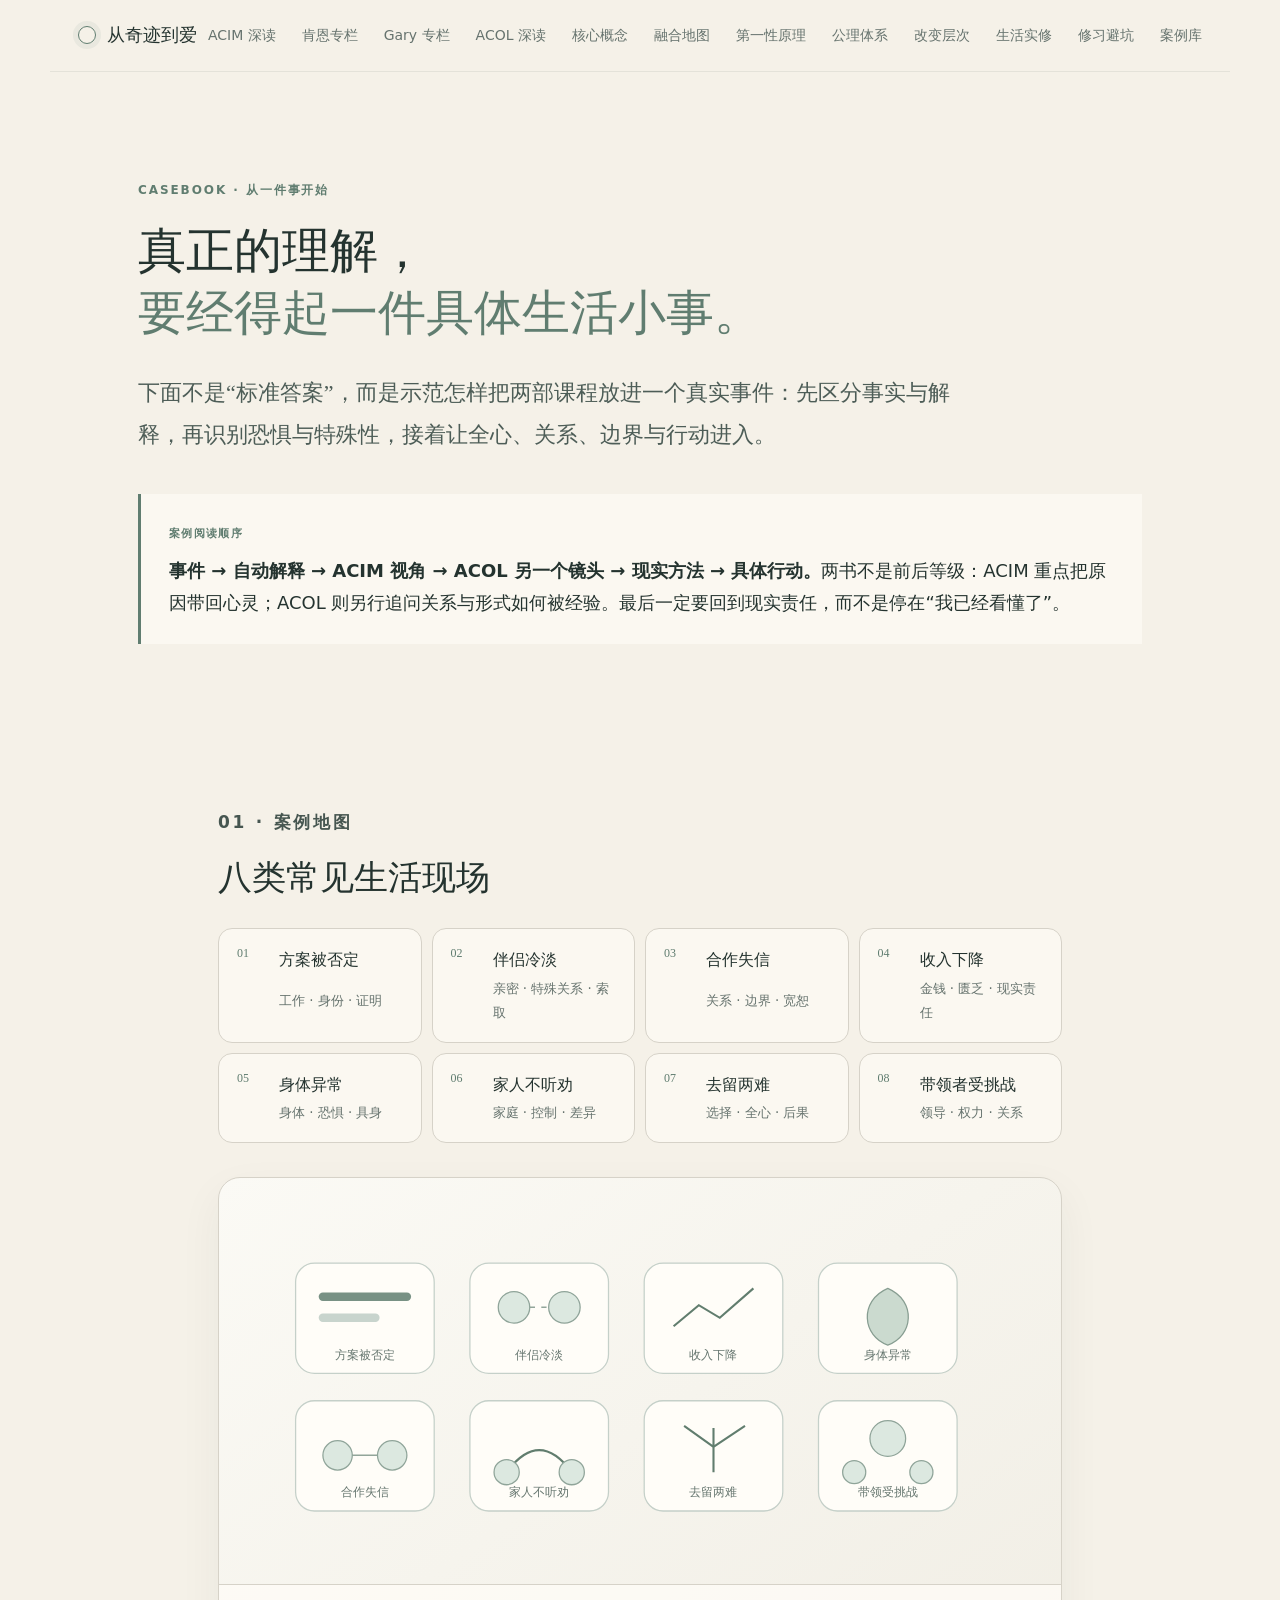
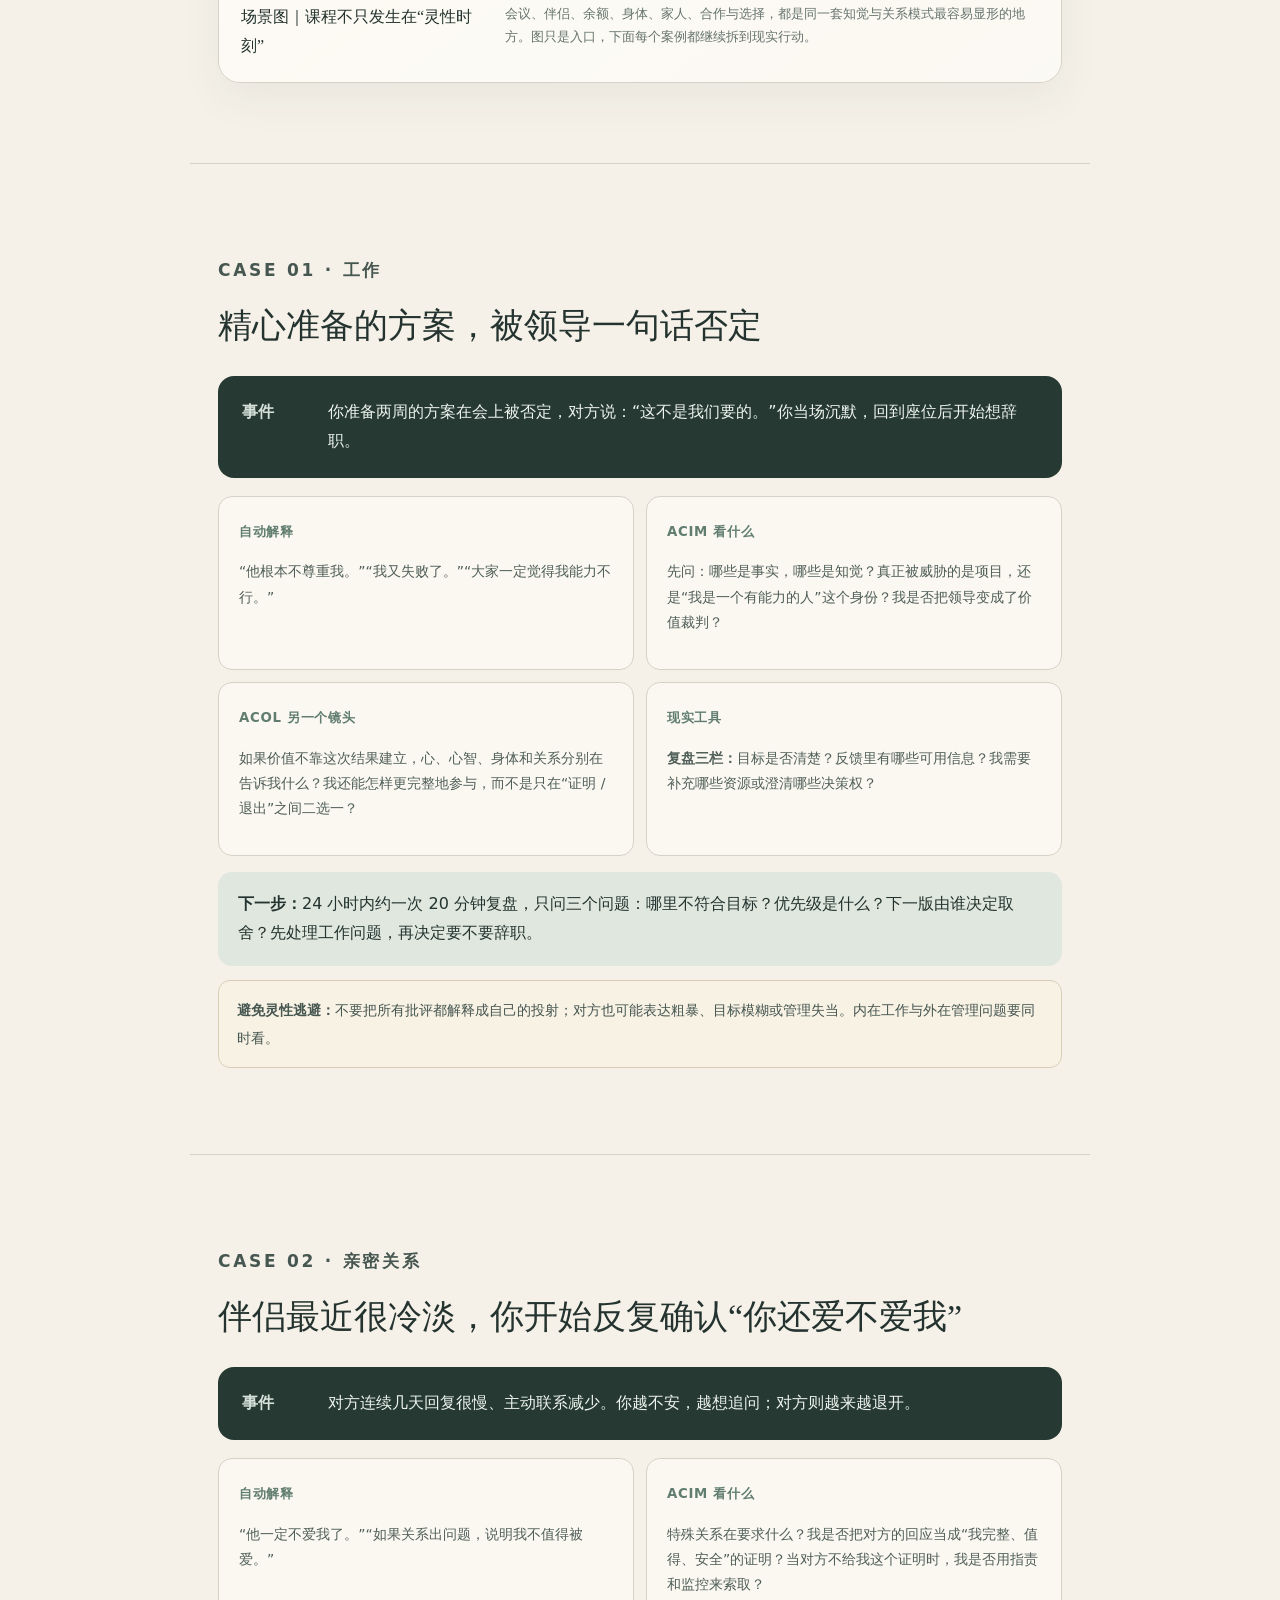
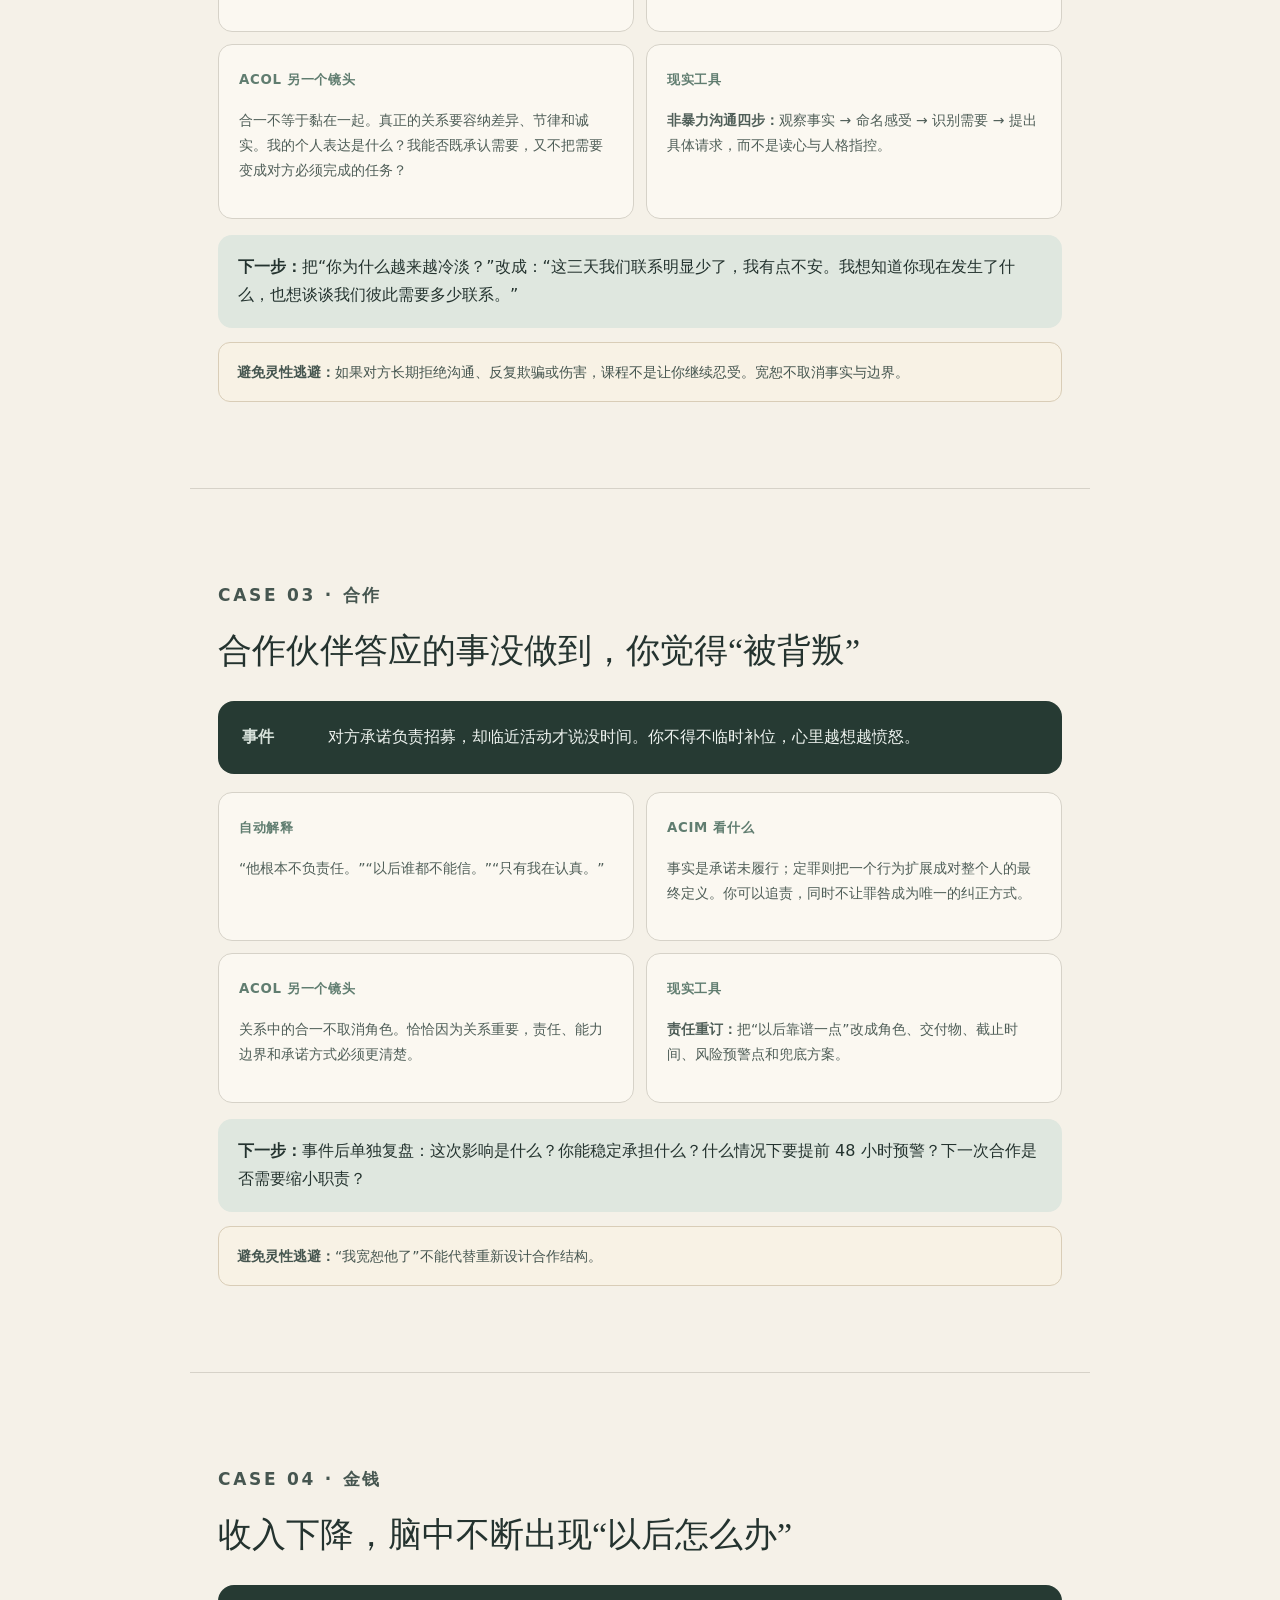
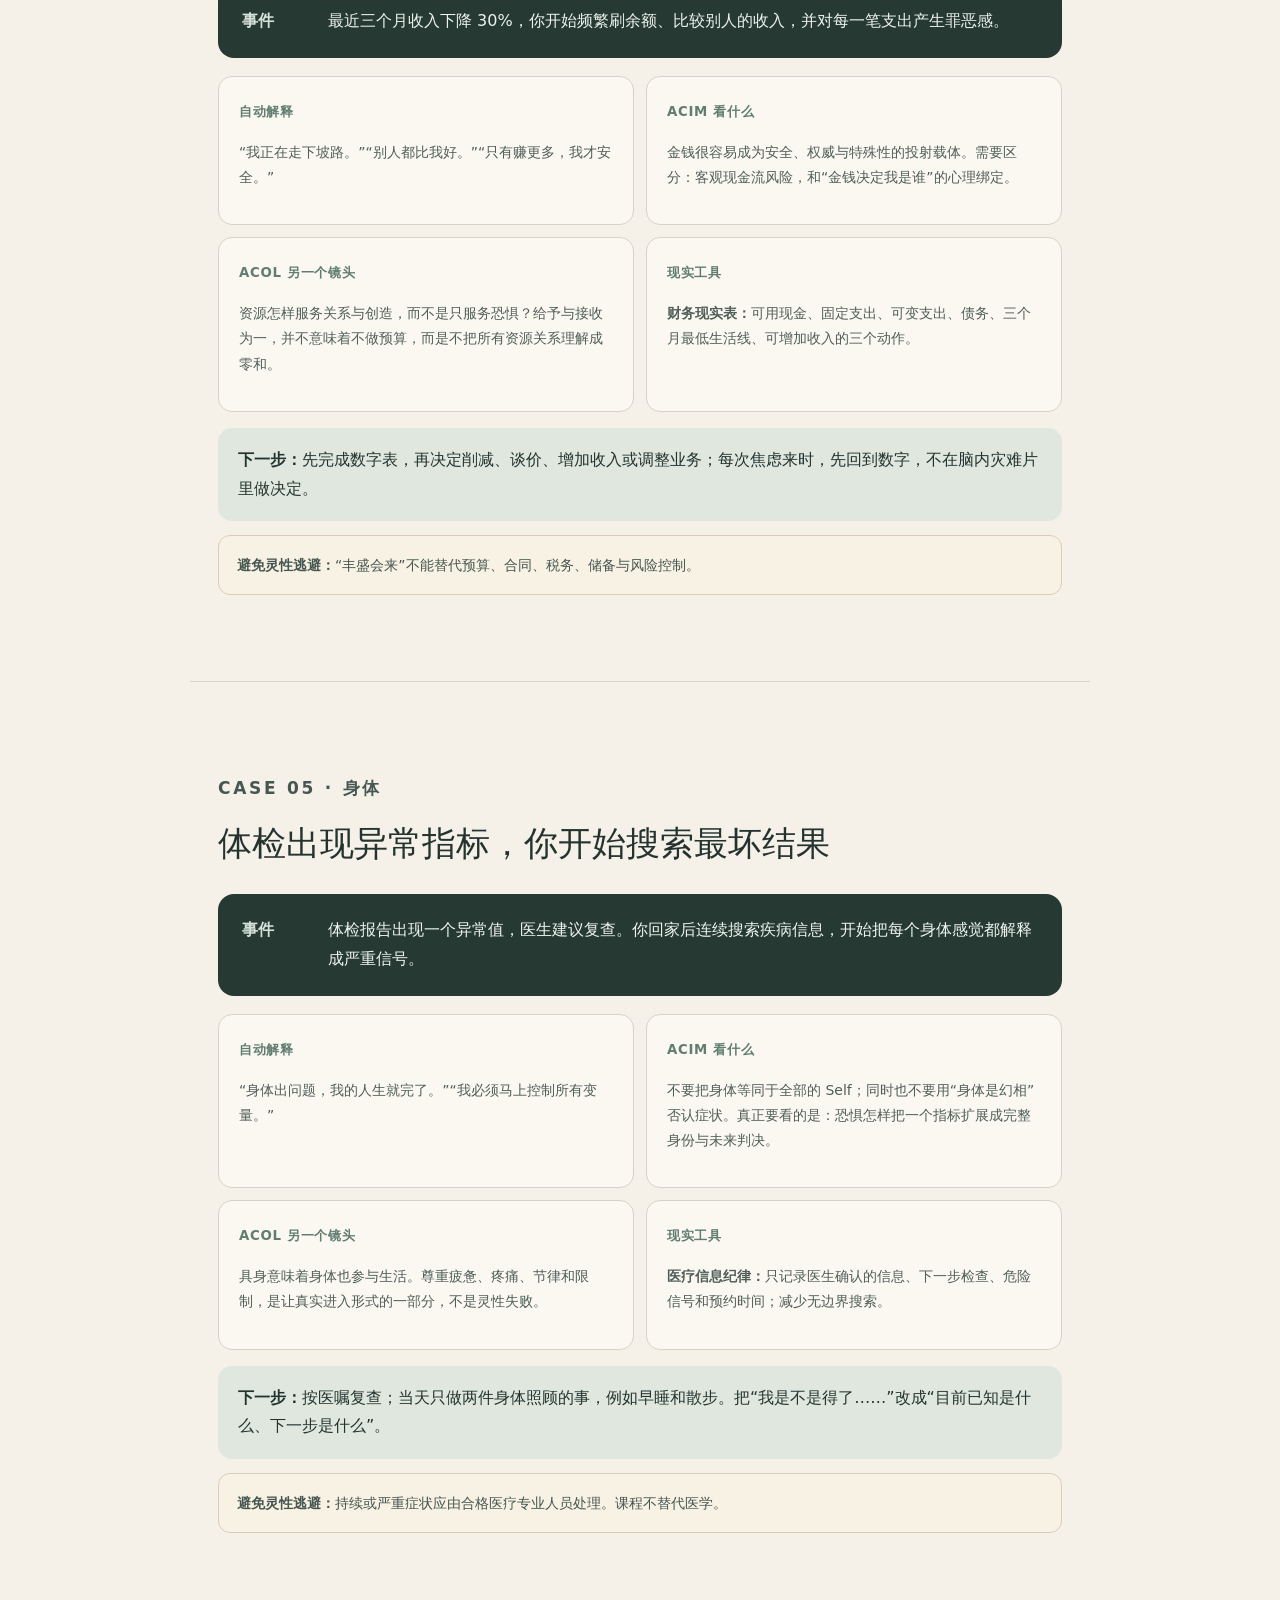
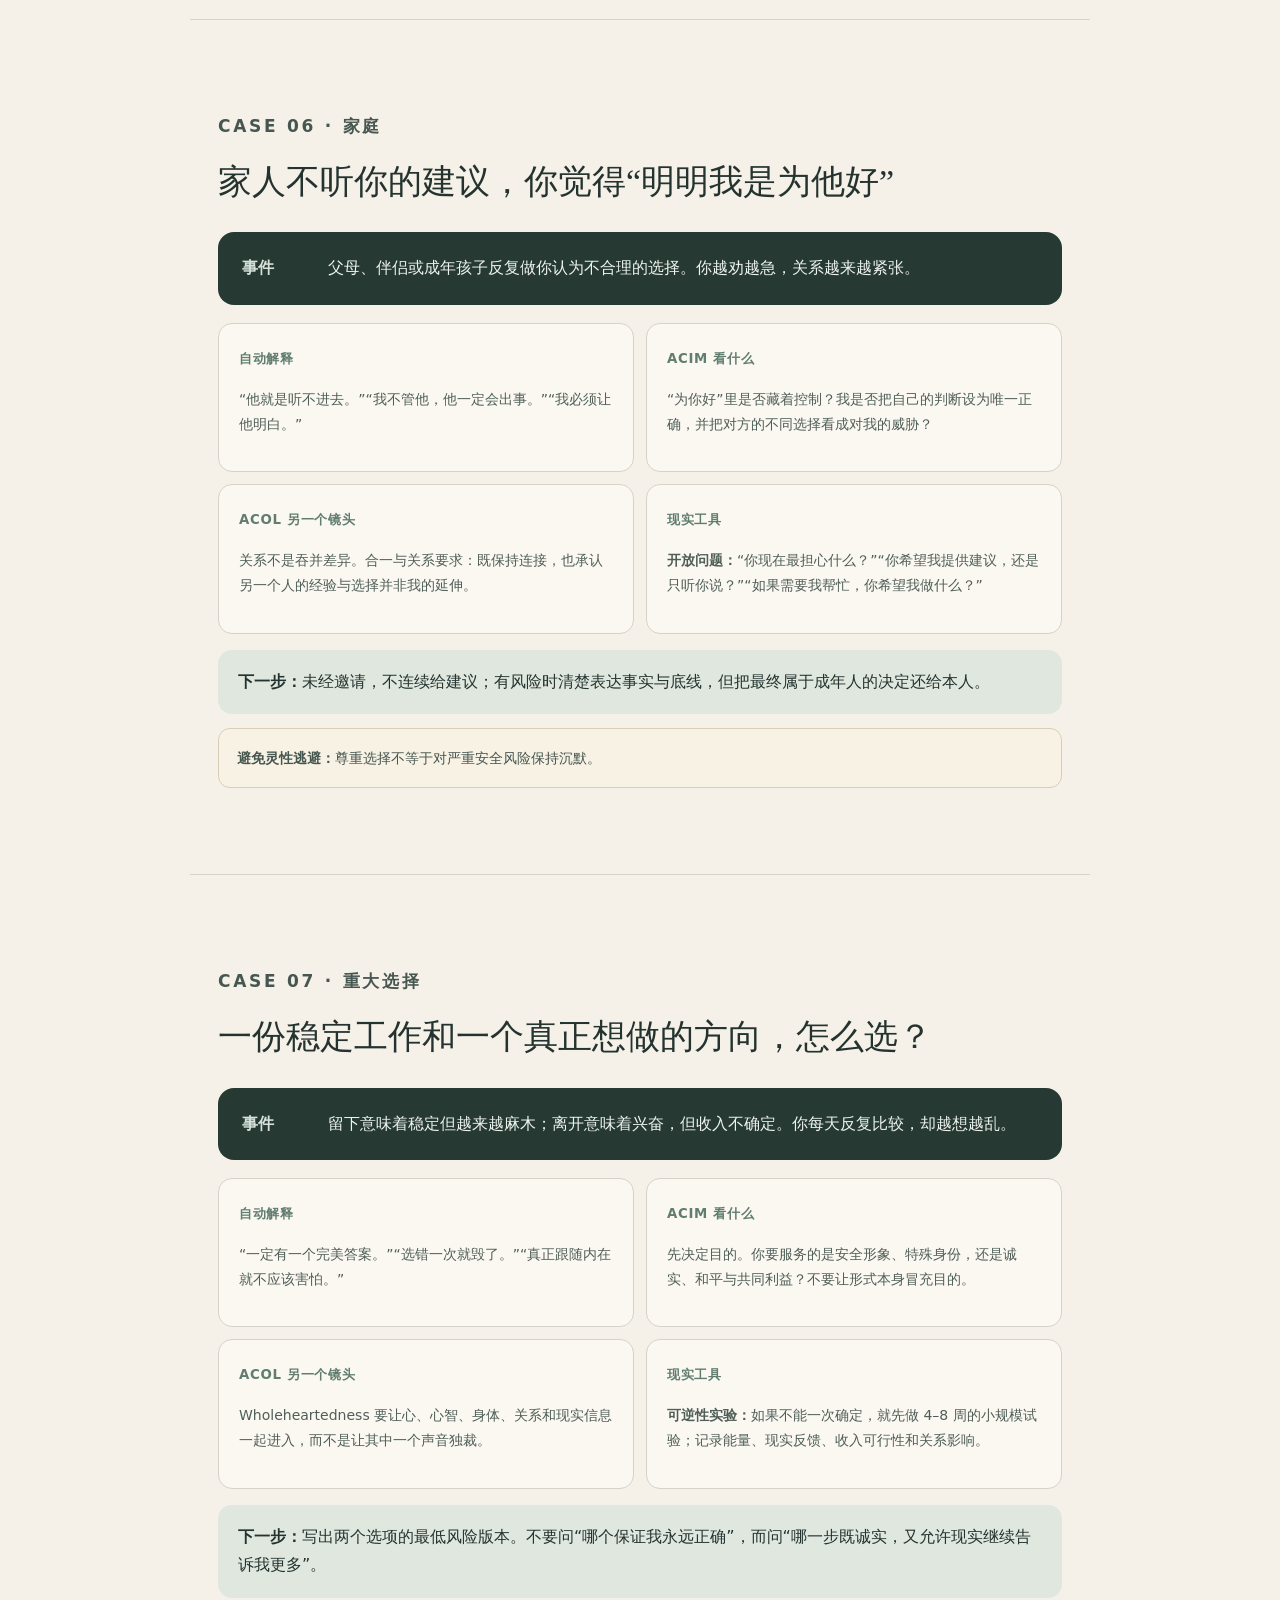
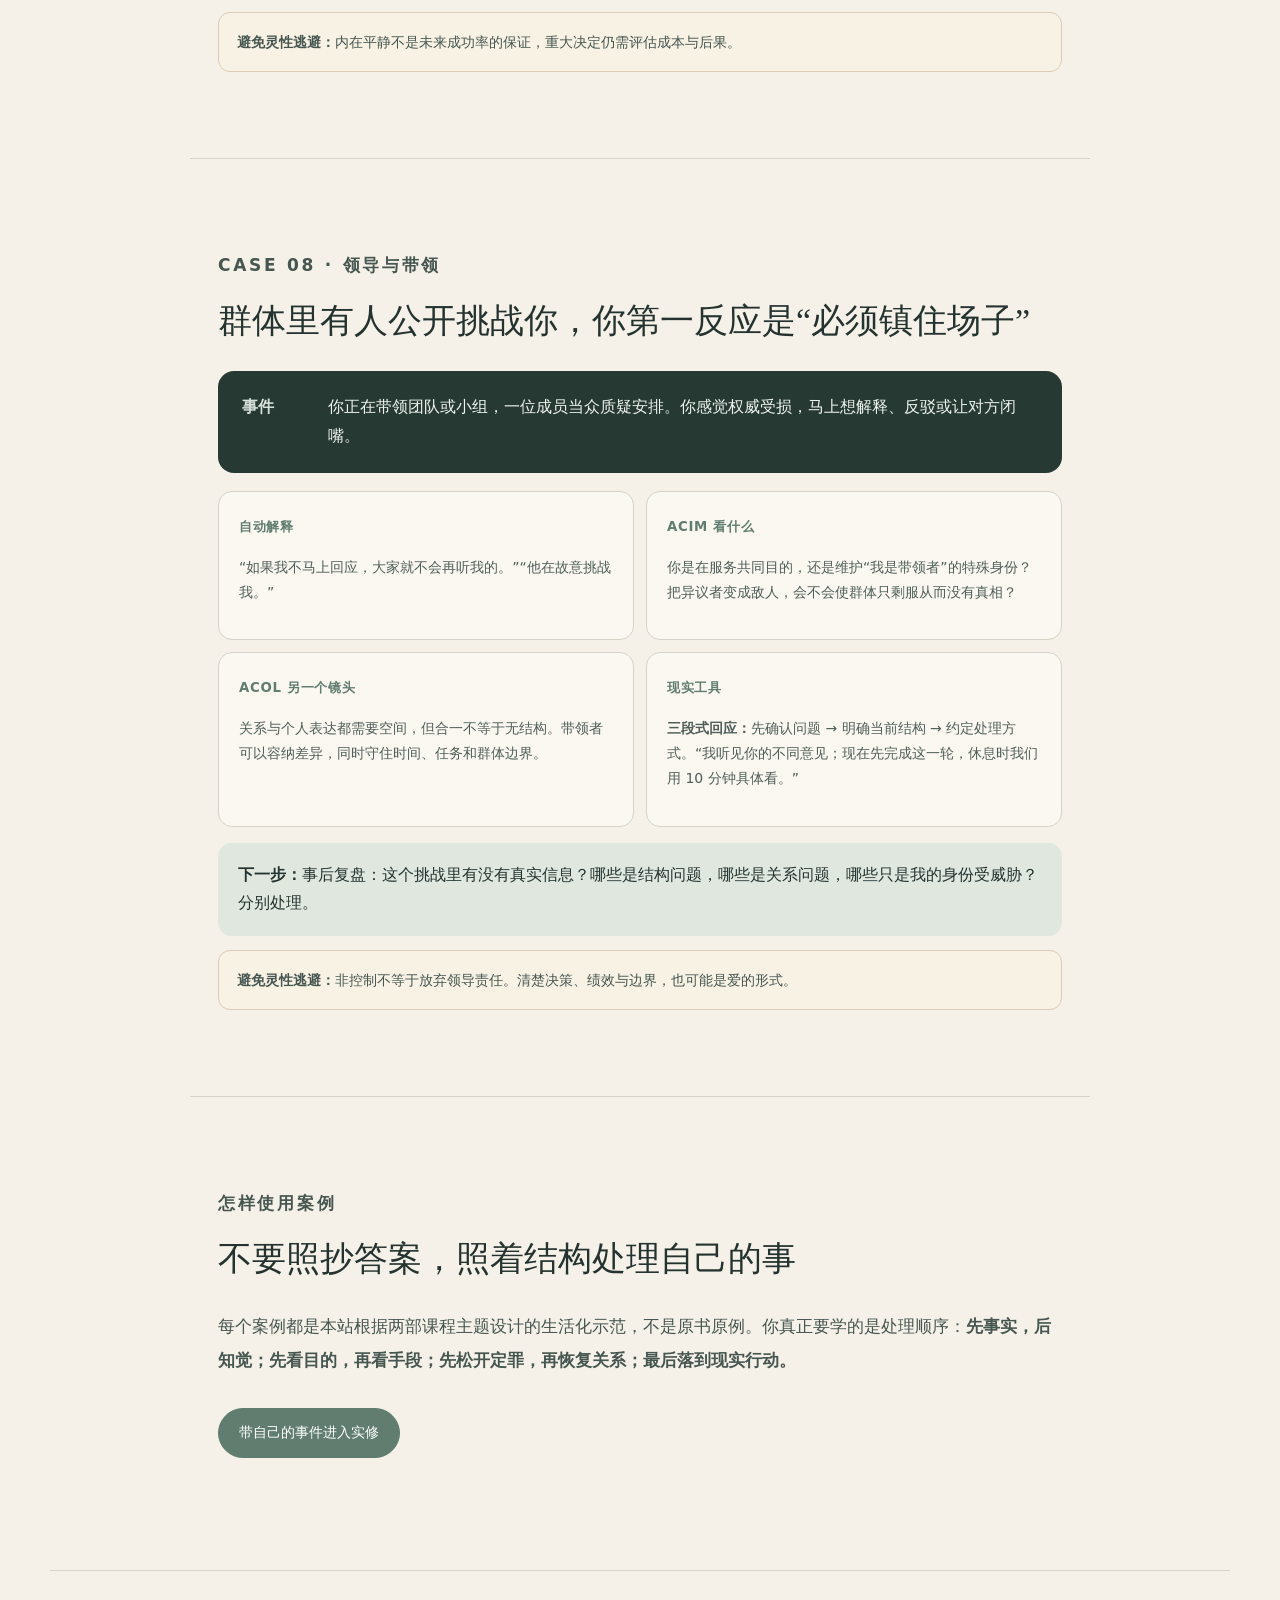
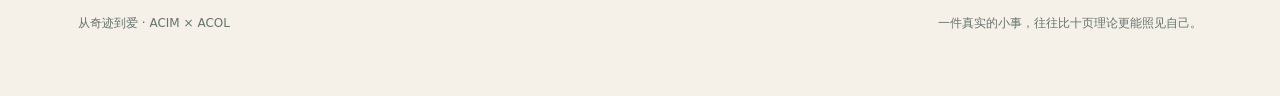
<file: cases.html>
<!doctype html>
<html lang="zh-CN">
<head>
  <meta charset="utf-8" />
  <meta name="viewport" content="width=device-width,initial-scale=1" />
  <meta name="description" content="ACIM × ACOL 生活案例库：把课程带入工作、亲密关系、金钱、身体、家庭、领导与重大选择。" />
  <title>生活案例库｜ACIM × ACOL</title>
  <link rel="stylesheet" href="styles.css" />
</head>
<body>
<header class="site-header">
  <a class="brand" href="index.html"><span class="brand-mark"></span><span>从奇迹到爱</span></a>
  <nav>
    <a href="acim.html">ACIM 深读</a>
    <a href="ken.html">肯恩专栏</a>
    <a href="gary.html">Gary 专栏</a>
    <a href="acol.html">ACOL 深读</a>
    <a href="concepts.html">核心概念</a>
    <a href="integration.html">融合地图</a>
    <a href="first-principles.html">第一性原理</a><a href="axioms.html">公理体系</a>
    <a href="change.html">改变层次</a>
    <a href="practice.html">生活实修</a>
    <a href="pitfalls.html">修习避坑</a>
    <a href="cases.html" aria-current="page">案例库</a>
  </nav>
</header>

<main>
<section class="course-hero cases-hero">
  <p class="eyebrow">CASEBOOK · 从一件事开始</p>
  <h1>真正的理解，<br><em>要经得起一件具体生活小事。</em></h1>
  <p class="article-lead">下面不是“标准答案”，而是示范怎样把两部课程放进一个真实事件：先区分事实与解释，再识别恐惧与特殊性，接着让全心、关系、边界与行动进入。</p>
  <div class="article-thesis"><span>案例阅读顺序</span><p><strong>事件 → 自动解释 → ACIM 视角 → ACOL 另一个镜头 → 现实方法 → 具体行动。</strong>两书不是前后等级：ACIM 重点把原因带回心灵；ACOL 则另行追问关系与形式如何被经验。最后一定要回到现实责任，而不是停在“我已经看懂了”。</p></div>
</section>

<section class="article-section">
  <p class="eyebrow">01 · 案例地图</p>
  <h2>八类常见生活现场</h2>
  <div class="case-index">
    <a href="#case-work"><span>01</span><b>方案被否定</b><small>工作 · 身份 · 证明</small></a>
    <a href="#case-partner"><span>02</span><b>伴侣冷淡</b><small>亲密 · 特殊关系 · 索取</small></a>
    <a href="#case-collab"><span>03</span><b>合作失信</b><small>关系 · 边界 · 宽恕</small></a>
    <a href="#case-money"><span>04</span><b>收入下降</b><small>金钱 · 匮乏 · 现实责任</small></a>
    <a href="#case-body"><span>05</span><b>身体异常</b><small>身体 · 恐惧 · 具身</small></a>
    <a href="#case-family"><span>06</span><b>家人不听劝</b><small>家庭 · 控制 · 差异</small></a>
    <a href="#case-choice"><span>07</span><b>去留两难</b><small>选择 · 全心 · 后果</small></a>
    <a href="#case-lead"><span>08</span><b>带领者受挑战</b><small>领导 · 权力 · 关系</small></a>
  </div>
  <figure class="explain-visual scene-map" data-visual="case-scenes">
    <figcaption><b>场景图｜课程不只发生在“灵性时刻”</b><span>会议、伴侣、余额、身体、家人、合作与选择，都是同一套知觉与关系模式最容易显形的地方。图只是入口，下面每个案例都继续拆到现实行动。</span></figcaption>
  </figure>
</section>

<section id="case-work" class="article-section theory-block case-study">
  <p class="eyebrow">CASE 01 · 工作</p><h2>精心准备的方案，被领导一句话否定</h2>
  <div class="case-scene"><b>事件</b><p>你准备两周的方案在会上被否定，对方说：“这不是我们要的。”你当场沉默，回到座位后开始想辞职。</p></div>
  <div class="case-grid">
    <section><small>自动解释</small><p>“他根本不尊重我。”“我又失败了。”“大家一定觉得我能力不行。”</p></section>
    <section><small>ACIM 看什么</small><p>先问：哪些是事实，哪些是知觉？真正被威胁的是项目，还是“我是一个有能力的人”这个身份？我是否把领导变成了价值裁判？</p></section>
    <section><small>ACOL 另一个镜头</small><p>如果价值不靠这次结果建立，心、心智、身体和关系分别在告诉我什么？我还能怎样更完整地参与，而不是只在“证明 / 退出”之间二选一？</p></section>
    <section><small>现实工具</small><p><b>复盘三栏：</b>目标是否清楚？反馈里有哪些可用信息？我需要补充哪些资源或澄清哪些决策权？</p></section>
  </div>
  <div class="case-action"><b>下一步：</b>24 小时内约一次 20 分钟复盘，只问三个问题：哪里不符合目标？优先级是什么？下一版由谁决定取舍？先处理工作问题，再决定要不要辞职。</div>
  <p class="case-warning"><b>避免灵性逃避：</b>不要把所有批评都解释成自己的投射；对方也可能表达粗暴、目标模糊或管理失当。内在工作与外在管理问题要同时看。</p>
</section>

<section id="case-partner" class="article-section theory-block case-study">
  <p class="eyebrow">CASE 02 · 亲密关系</p><h2>伴侣最近很冷淡，你开始反复确认“你还爱不爱我”</h2>
  <div class="case-scene"><b>事件</b><p>对方连续几天回复很慢、主动联系减少。你越不安，越想追问；对方则越来越退开。</p></div>
  <div class="case-grid">
    <section><small>自动解释</small><p>“他一定不爱我了。”“如果关系出问题，说明我不值得被爱。”</p></section>
    <section><small>ACIM 看什么</small><p>特殊关系在要求什么？我是否把对方的回应当成“我完整、值得、安全”的证明？当对方不给我这个证明时，我是否用指责和监控来索取？</p></section>
    <section><small>ACOL 另一个镜头</small><p>合一不等于黏在一起。真正的关系要容纳差异、节律和诚实。我的个人表达是什么？我能否既承认需要，又不把需要变成对方必须完成的任务？</p></section>
    <section><small>现实工具</small><p><b>非暴力沟通四步：</b>观察事实 → 命名感受 → 识别需要 → 提出具体请求，而不是读心与人格指控。</p></section>
  </div>
  <div class="case-action"><b>下一步：</b>把“你为什么越来越冷淡？”改成：“这三天我们联系明显少了，我有点不安。我想知道你现在发生了什么，也想谈谈我们彼此需要多少联系。”</div>
  <p class="case-warning"><b>避免灵性逃避：</b>如果对方长期拒绝沟通、反复欺骗或伤害，课程不是让你继续忍受。宽恕不取消事实与边界。</p>
</section>

<section id="case-collab" class="article-section theory-block case-study">
  <p class="eyebrow">CASE 03 · 合作</p><h2>合作伙伴答应的事没做到，你觉得“被背叛”</h2>
  <div class="case-scene"><b>事件</b><p>对方承诺负责招募，却临近活动才说没时间。你不得不临时补位，心里越想越愤怒。</p></div>
  <div class="case-grid">
    <section><small>自动解释</small><p>“他根本不负责任。”“以后谁都不能信。”“只有我在认真。”</p></section>
    <section><small>ACIM 看什么</small><p>事实是承诺未履行；定罪则把一个行为扩展成对整个人的最终定义。你可以追责，同时不让罪咎成为唯一的纠正方式。</p></section>
    <section><small>ACOL 另一个镜头</small><p>关系中的合一不取消角色。恰恰因为关系重要，责任、能力边界和承诺方式必须更清楚。</p></section>
    <section><small>现实工具</small><p><b>责任重订：</b>把“以后靠谱一点”改成角色、交付物、截止时间、风险预警点和兜底方案。</p></section>
  </div>
  <div class="case-action"><b>下一步：</b>事件后单独复盘：这次影响是什么？你能稳定承担什么？什么情况下要提前 48 小时预警？下一次合作是否需要缩小职责？</div>
  <p class="case-warning"><b>避免灵性逃避：</b>“我宽恕他了”不能代替重新设计合作结构。</p>
</section>

<section id="case-money" class="article-section theory-block case-study">
  <p class="eyebrow">CASE 04 · 金钱</p><h2>收入下降，脑中不断出现“以后怎么办”</h2>
  <div class="case-scene"><b>事件</b><p>最近三个月收入下降 30%，你开始频繁刷余额、比较别人的收入，并对每一笔支出产生罪恶感。</p></div>
  <div class="case-grid">
    <section><small>自动解释</small><p>“我正在走下坡路。”“别人都比我好。”“只有赚更多，我才安全。”</p></section>
    <section><small>ACIM 看什么</small><p>金钱很容易成为安全、权威与特殊性的投射载体。需要区分：客观现金流风险，和“金钱决定我是谁”的心理绑定。</p></section>
    <section><small>ACOL 另一个镜头</small><p>资源怎样服务关系与创造，而不是只服务恐惧？给予与接收为一，并不意味着不做预算，而是不把所有资源关系理解成零和。</p></section>
    <section><small>现实工具</small><p><b>财务现实表：</b>可用现金、固定支出、可变支出、债务、三个月最低生活线、可增加收入的三个动作。</p></section>
  </div>
  <div class="case-action"><b>下一步：</b>先完成数字表，再决定削减、谈价、增加收入或调整业务；每次焦虑来时，先回到数字，不在脑内灾难片里做决定。</div>
  <p class="case-warning"><b>避免灵性逃避：</b>“丰盛会来”不能替代预算、合同、税务、储备与风险控制。</p>
</section>

<section id="case-body" class="article-section theory-block case-study">
  <p class="eyebrow">CASE 05 · 身体</p><h2>体检出现异常指标，你开始搜索最坏结果</h2>
  <div class="case-scene"><b>事件</b><p>体检报告出现一个异常值，医生建议复查。你回家后连续搜索疾病信息，开始把每个身体感觉都解释成严重信号。</p></div>
  <div class="case-grid">
    <section><small>自动解释</small><p>“身体出问题，我的人生就完了。”“我必须马上控制所有变量。”</p></section>
    <section><small>ACIM 看什么</small><p>不要把身体等同于全部的 Self；同时也不要用“身体是幻相”否认症状。真正要看的是：恐惧怎样把一个指标扩展成完整身份与未来判决。</p></section>
    <section><small>ACOL 另一个镜头</small><p>具身意味着身体也参与生活。尊重疲惫、疼痛、节律和限制，是让真实进入形式的一部分，不是灵性失败。</p></section>
    <section><small>现实工具</small><p><b>医疗信息纪律：</b>只记录医生确认的信息、下一步检查、危险信号和预约时间；减少无边界搜索。</p></section>
  </div>
  <div class="case-action"><b>下一步：</b>按医嘱复查；当天只做两件身体照顾的事，例如早睡和散步。把“我是不是得了……”改成“目前已知是什么、下一步是什么”。</div>
  <p class="case-warning"><b>避免灵性逃避：</b>持续或严重症状应由合格医疗专业人员处理。课程不替代医学。</p>
</section>

<section id="case-family" class="article-section theory-block case-study">
  <p class="eyebrow">CASE 06 · 家庭</p><h2>家人不听你的建议，你觉得“明明我是为他好”</h2>
  <div class="case-scene"><b>事件</b><p>父母、伴侣或成年孩子反复做你认为不合理的选择。你越劝越急，关系越来越紧张。</p></div>
  <div class="case-grid">
    <section><small>自动解释</small><p>“他就是听不进去。”“我不管他，他一定会出事。”“我必须让他明白。”</p></section>
    <section><small>ACIM 看什么</small><p>“为你好”里是否藏着控制？我是否把自己的判断设为唯一正确，并把对方的不同选择看成对我的威胁？</p></section>
    <section><small>ACOL 另一个镜头</small><p>关系不是吞并差异。合一与关系要求：既保持连接，也承认另一个人的经验与选择并非我的延伸。</p></section>
    <section><small>现实工具</small><p><b>开放问题：</b>“你现在最担心什么？”“你希望我提供建议，还是只听你说？”“如果需要我帮忙，你希望我做什么？”</p></section>
  </div>
  <div class="case-action"><b>下一步：</b>未经邀请，不连续给建议；有风险时清楚表达事实与底线，但把最终属于成年人的决定还给本人。</div>
  <p class="case-warning"><b>避免灵性逃避：</b>尊重选择不等于对严重安全风险保持沉默。</p>
</section>

<section id="case-choice" class="article-section theory-block case-study">
  <p class="eyebrow">CASE 07 · 重大选择</p><h2>一份稳定工作和一个真正想做的方向，怎么选？</h2>
  <div class="case-scene"><b>事件</b><p>留下意味着稳定但越来越麻木；离开意味着兴奋，但收入不确定。你每天反复比较，却越想越乱。</p></div>
  <div class="case-grid">
    <section><small>自动解释</small><p>“一定有一个完美答案。”“选错一次就毁了。”“真正跟随内在就不应该害怕。”</p></section>
    <section><small>ACIM 看什么</small><p>先决定目的。你要服务的是安全形象、特殊身份，还是诚实、和平与共同利益？不要让形式本身冒充目的。</p></section>
    <section><small>ACOL 另一个镜头</small><p>Wholeheartedness 要让心、心智、身体、关系和现实信息一起进入，而不是让其中一个声音独裁。</p></section>
    <section><small>现实工具</small><p><b>可逆性实验：</b>如果不能一次确定，就先做 4–8 周的小规模试验；记录能量、现实反馈、收入可行性和关系影响。</p></section>
  </div>
  <div class="case-action"><b>下一步：</b>写出两个选项的最低风险版本。不要问“哪个保证我永远正确”，而问“哪一步既诚实，又允许现实继续告诉我更多”。</div>
  <p class="case-warning"><b>避免灵性逃避：</b>内在平静不是未来成功率的保证，重大决定仍需评估成本与后果。</p>
</section>

<section id="case-lead" class="article-section theory-block case-study">
  <p class="eyebrow">CASE 08 · 领导与带领</p><h2>群体里有人公开挑战你，你第一反应是“必须镇住场子”</h2>
  <div class="case-scene"><b>事件</b><p>你正在带领团队或小组，一位成员当众质疑安排。你感觉权威受损，马上想解释、反驳或让对方闭嘴。</p></div>
  <div class="case-grid">
    <section><small>自动解释</small><p>“如果我不马上回应，大家就不会再听我的。”“他在故意挑战我。”</p></section>
    <section><small>ACIM 看什么</small><p>你是在服务共同目的，还是维护“我是带领者”的特殊身份？把异议者变成敌人，会不会使群体只剩服从而没有真相？</p></section>
    <section><small>ACOL 另一个镜头</small><p>关系与个人表达都需要空间，但合一不等于无结构。带领者可以容纳差异，同时守住时间、任务和群体边界。</p></section>
    <section><small>现实工具</small><p><b>三段式回应：</b>先确认问题 → 明确当前结构 → 约定处理方式。“我听见你的不同意见；现在先完成这一轮，休息时我们用 10 分钟具体看。”</p></section>
  </div>
  <div class="case-action"><b>下一步：</b>事后复盘：这个挑战里有没有真实信息？哪些是结构问题，哪些是关系问题，哪些只是我的身份受威胁？分别处理。</div>
  <p class="case-warning"><b>避免灵性逃避：</b>非控制不等于放弃领导责任。清楚决策、绩效与边界，也可能是爱的形式。</p>
</section>

<section class="article-section source-box">
  <p class="eyebrow">怎样使用案例</p><h2>不要照抄答案，照着结构处理自己的事</h2>
  <p>每个案例都是本站根据两部课程主题设计的生活化示范，不是原书原例。你真正要学的是处理顺序：<b>先事实，后知觉；先看目的，再看手段；先松开定罪，再恢复关系；最后落到现实行动。</b></p>
  <a class="button primary" href="practice.html">带自己的事件进入实修</a>
</section>
</main>

<footer><p>从奇迹到爱 · ACIM × ACOL</p><p>一件真实的小事，往往比十页理论更能照见自己。</p></footer>
<script src="visuals.js"></script>
</body>
</html>
</file>
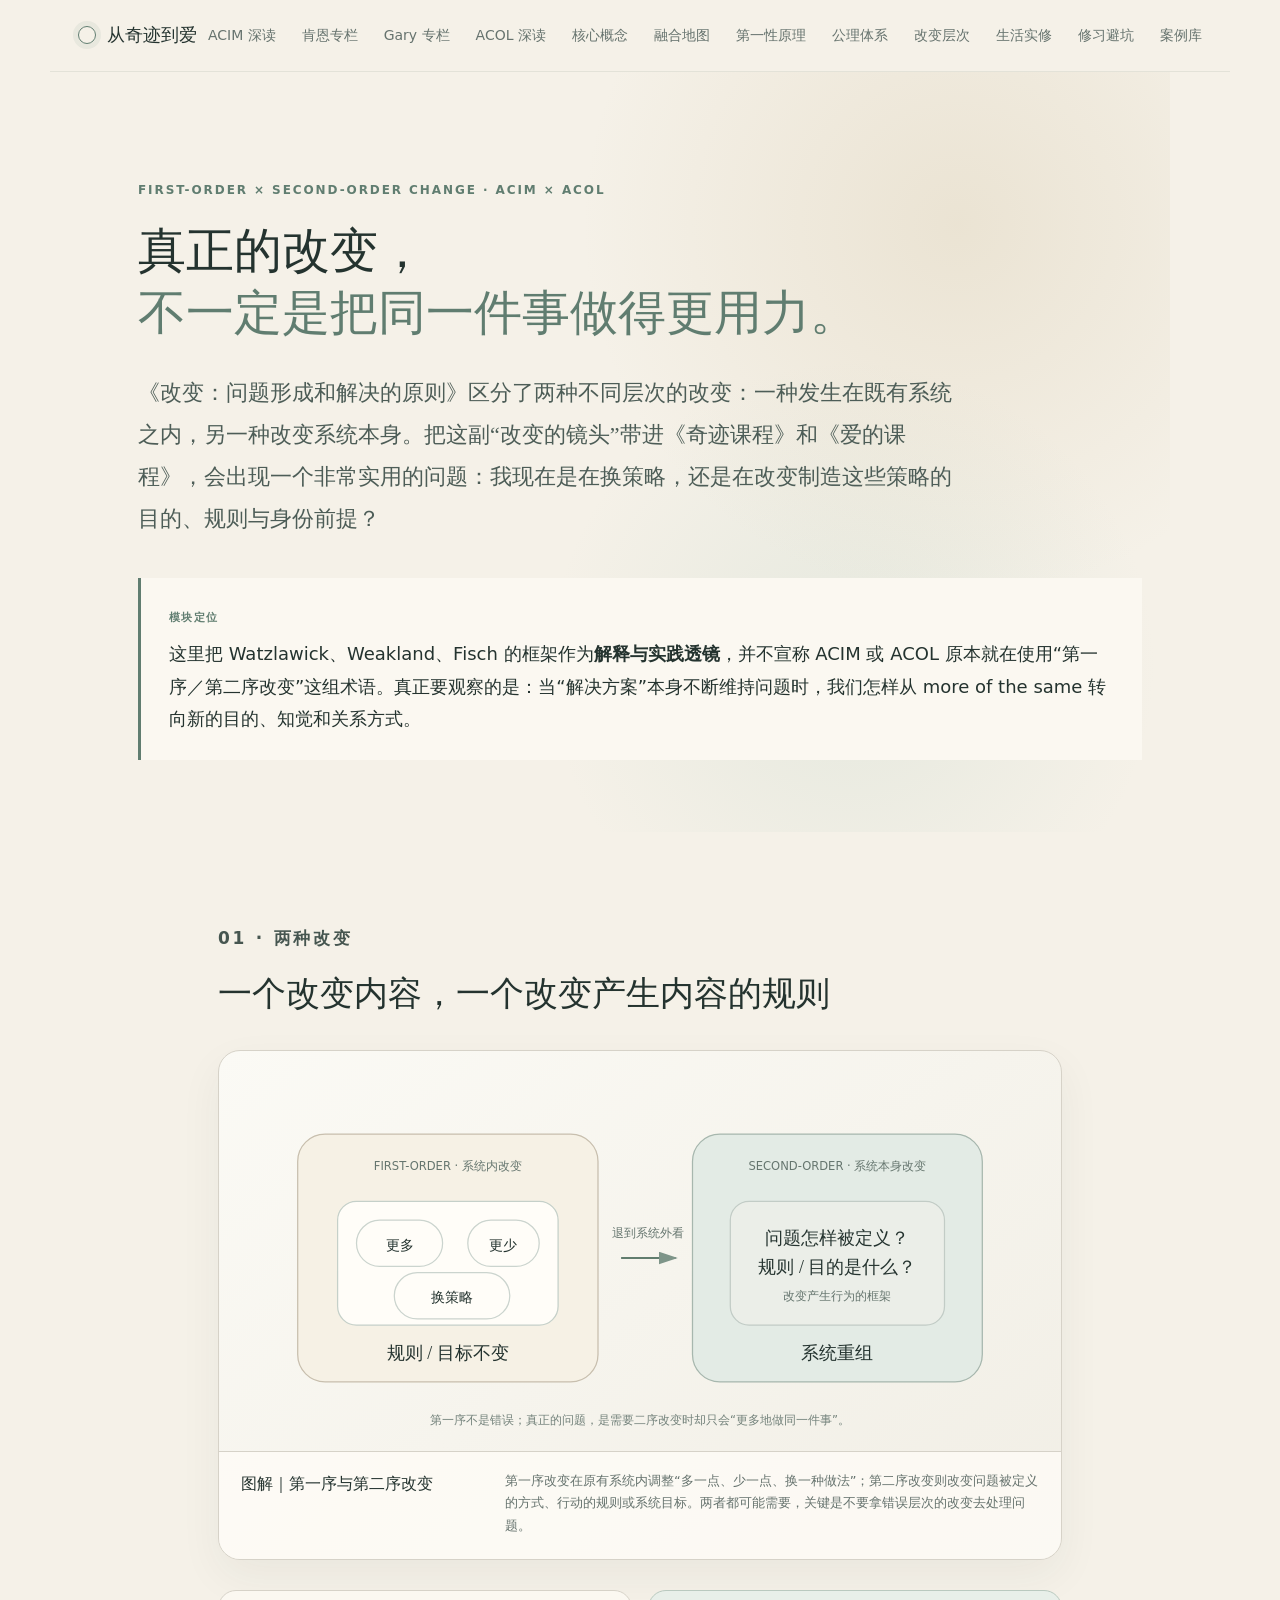
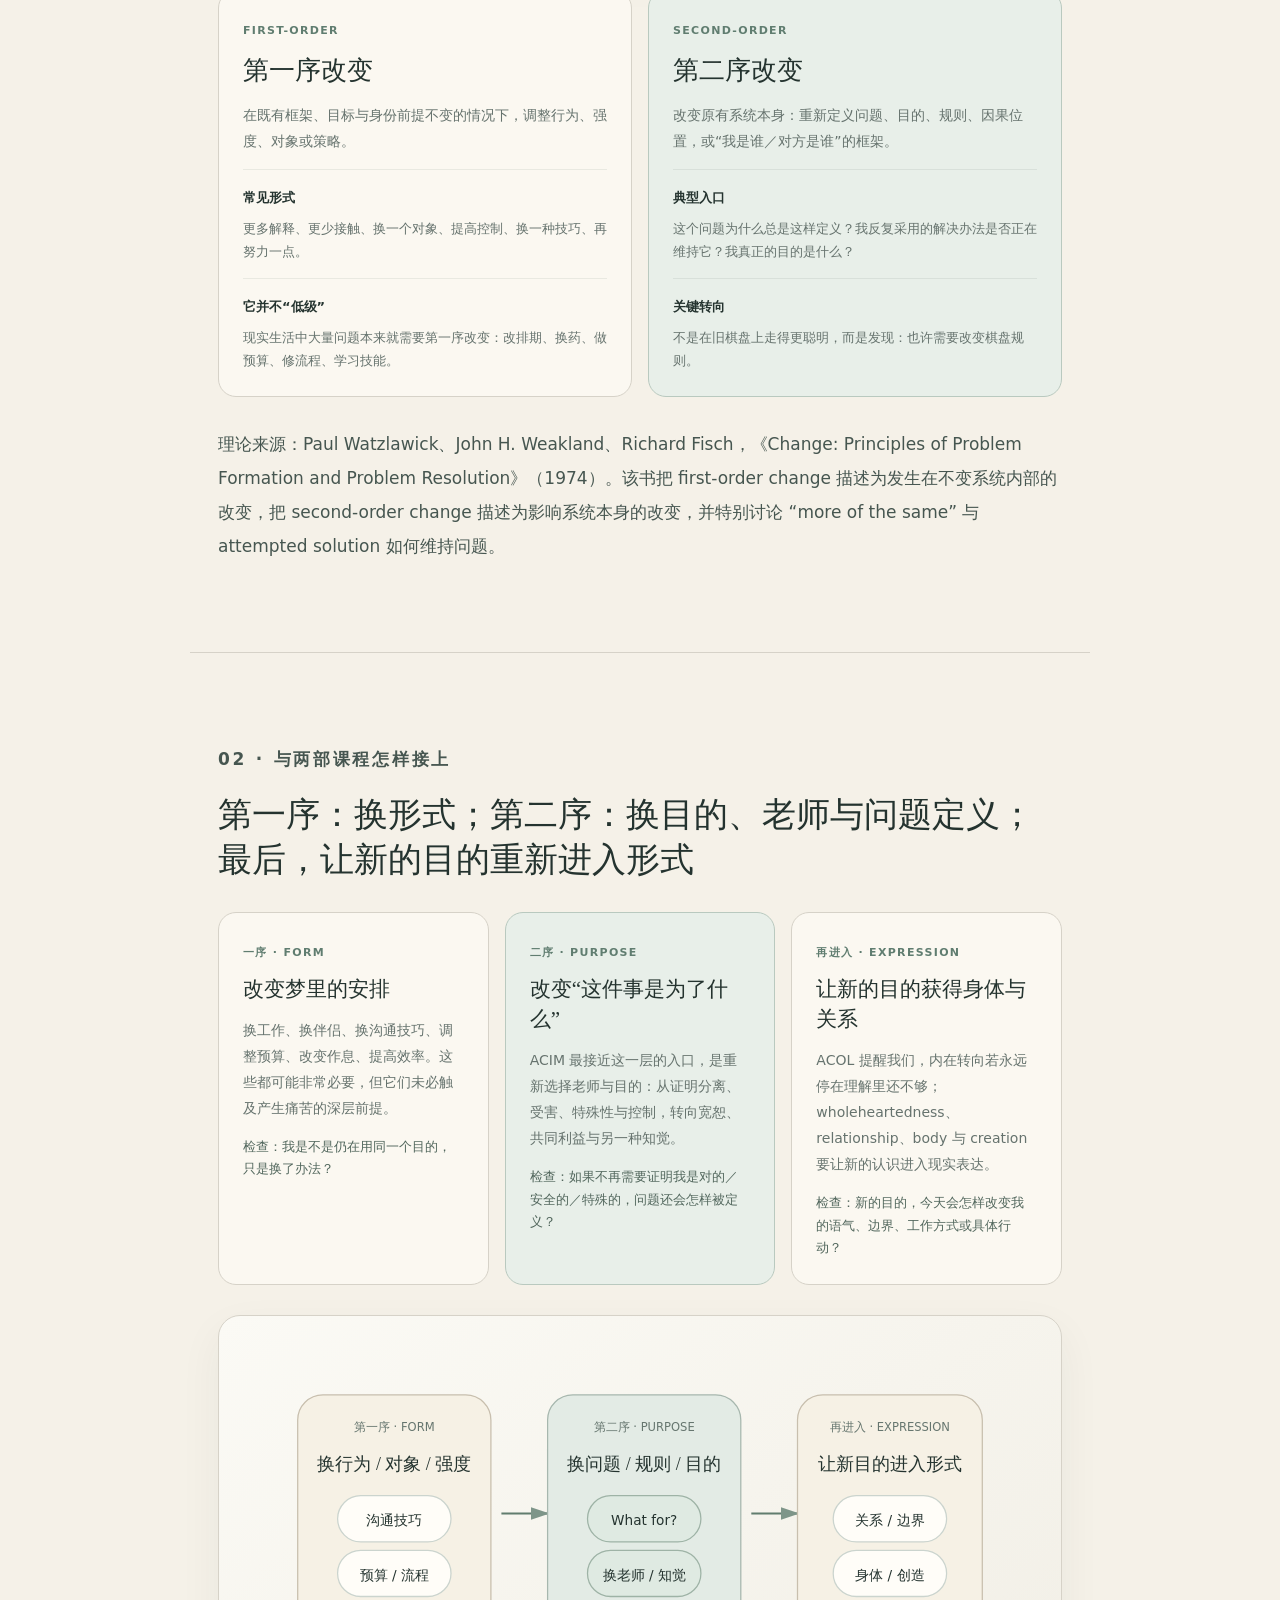
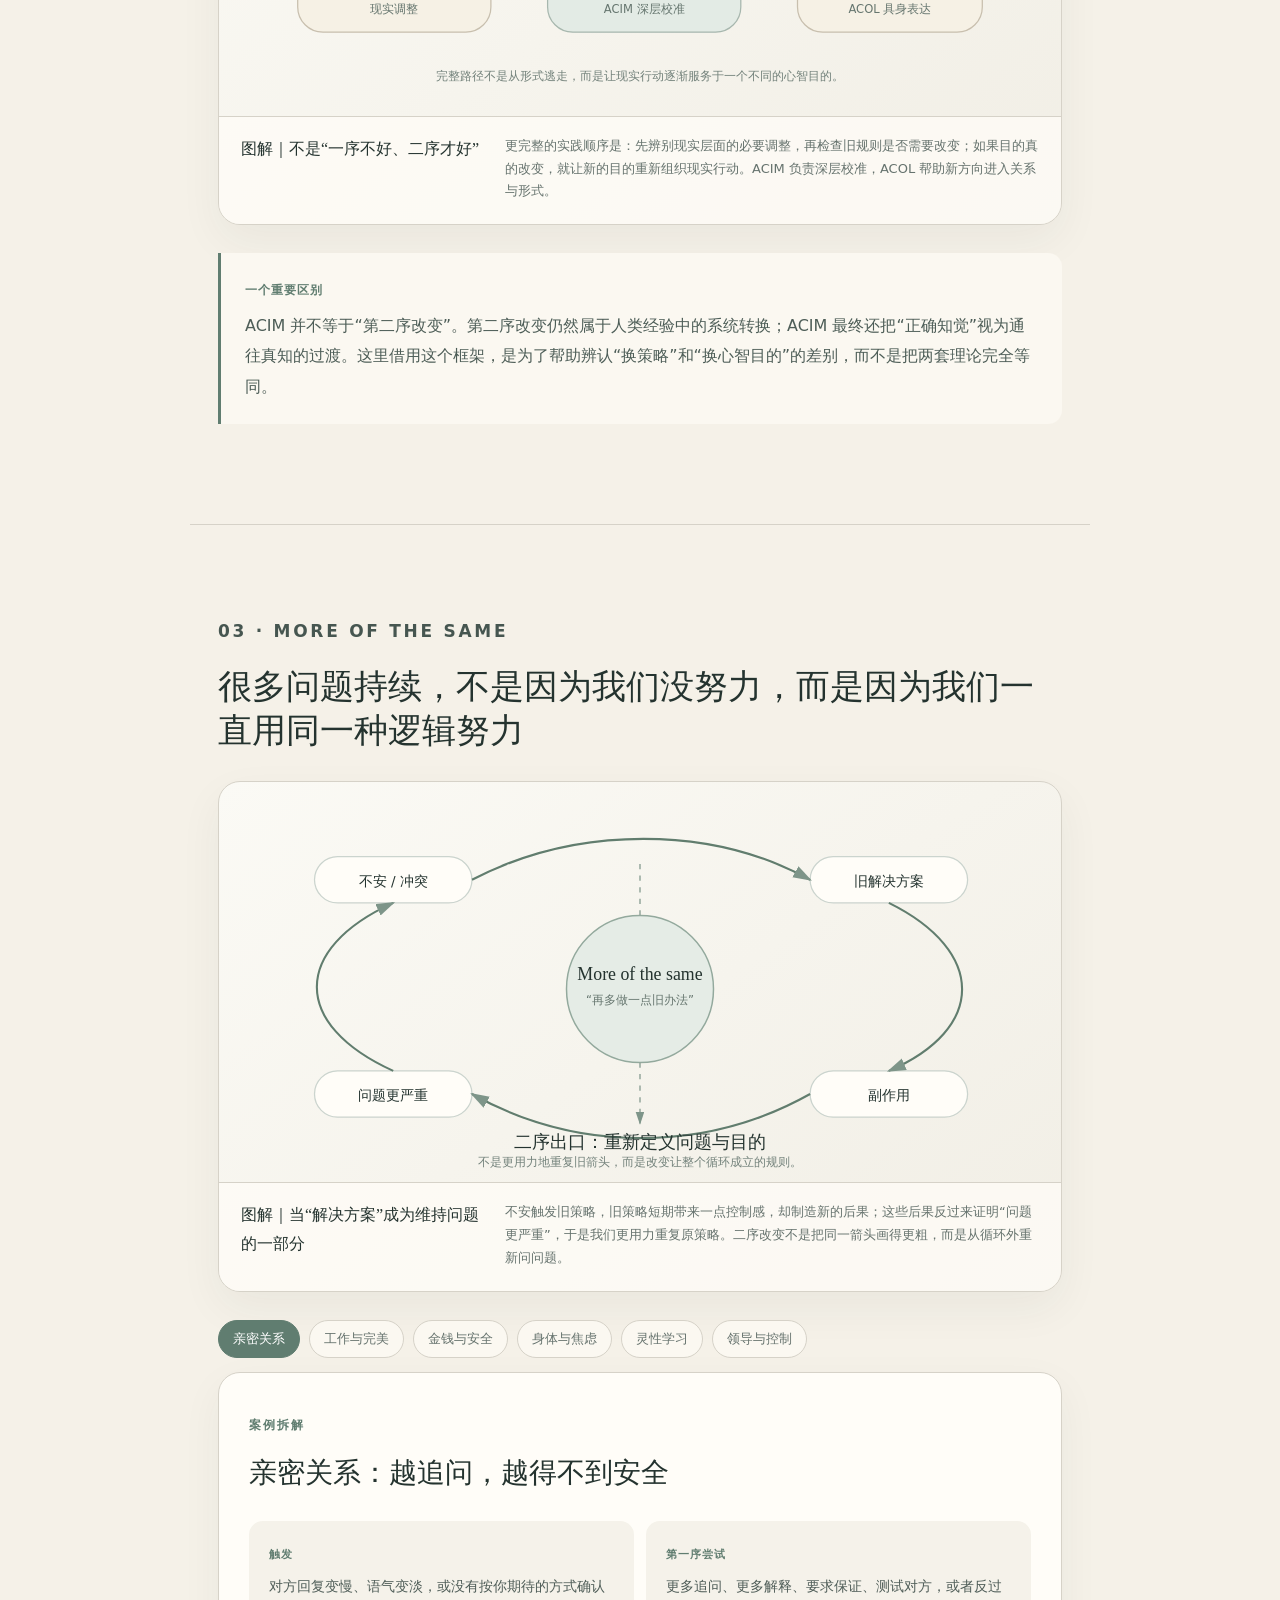
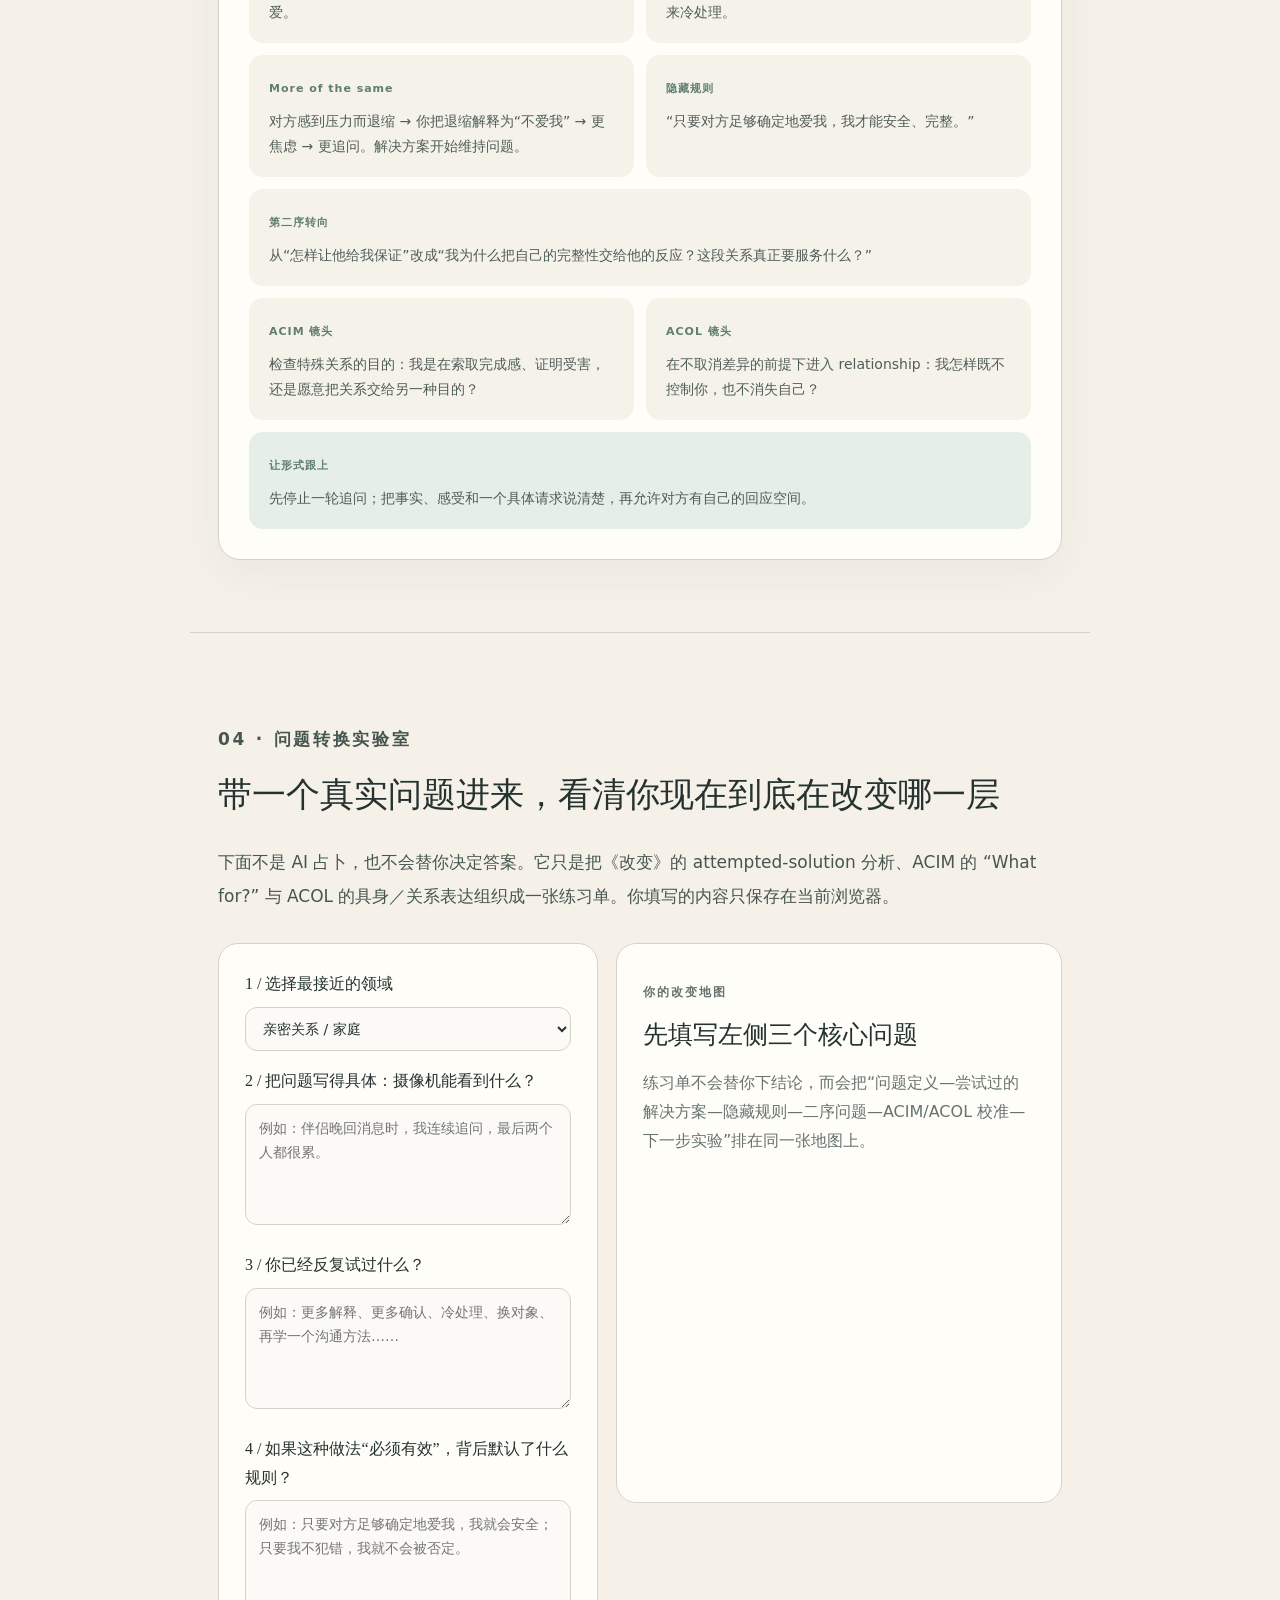
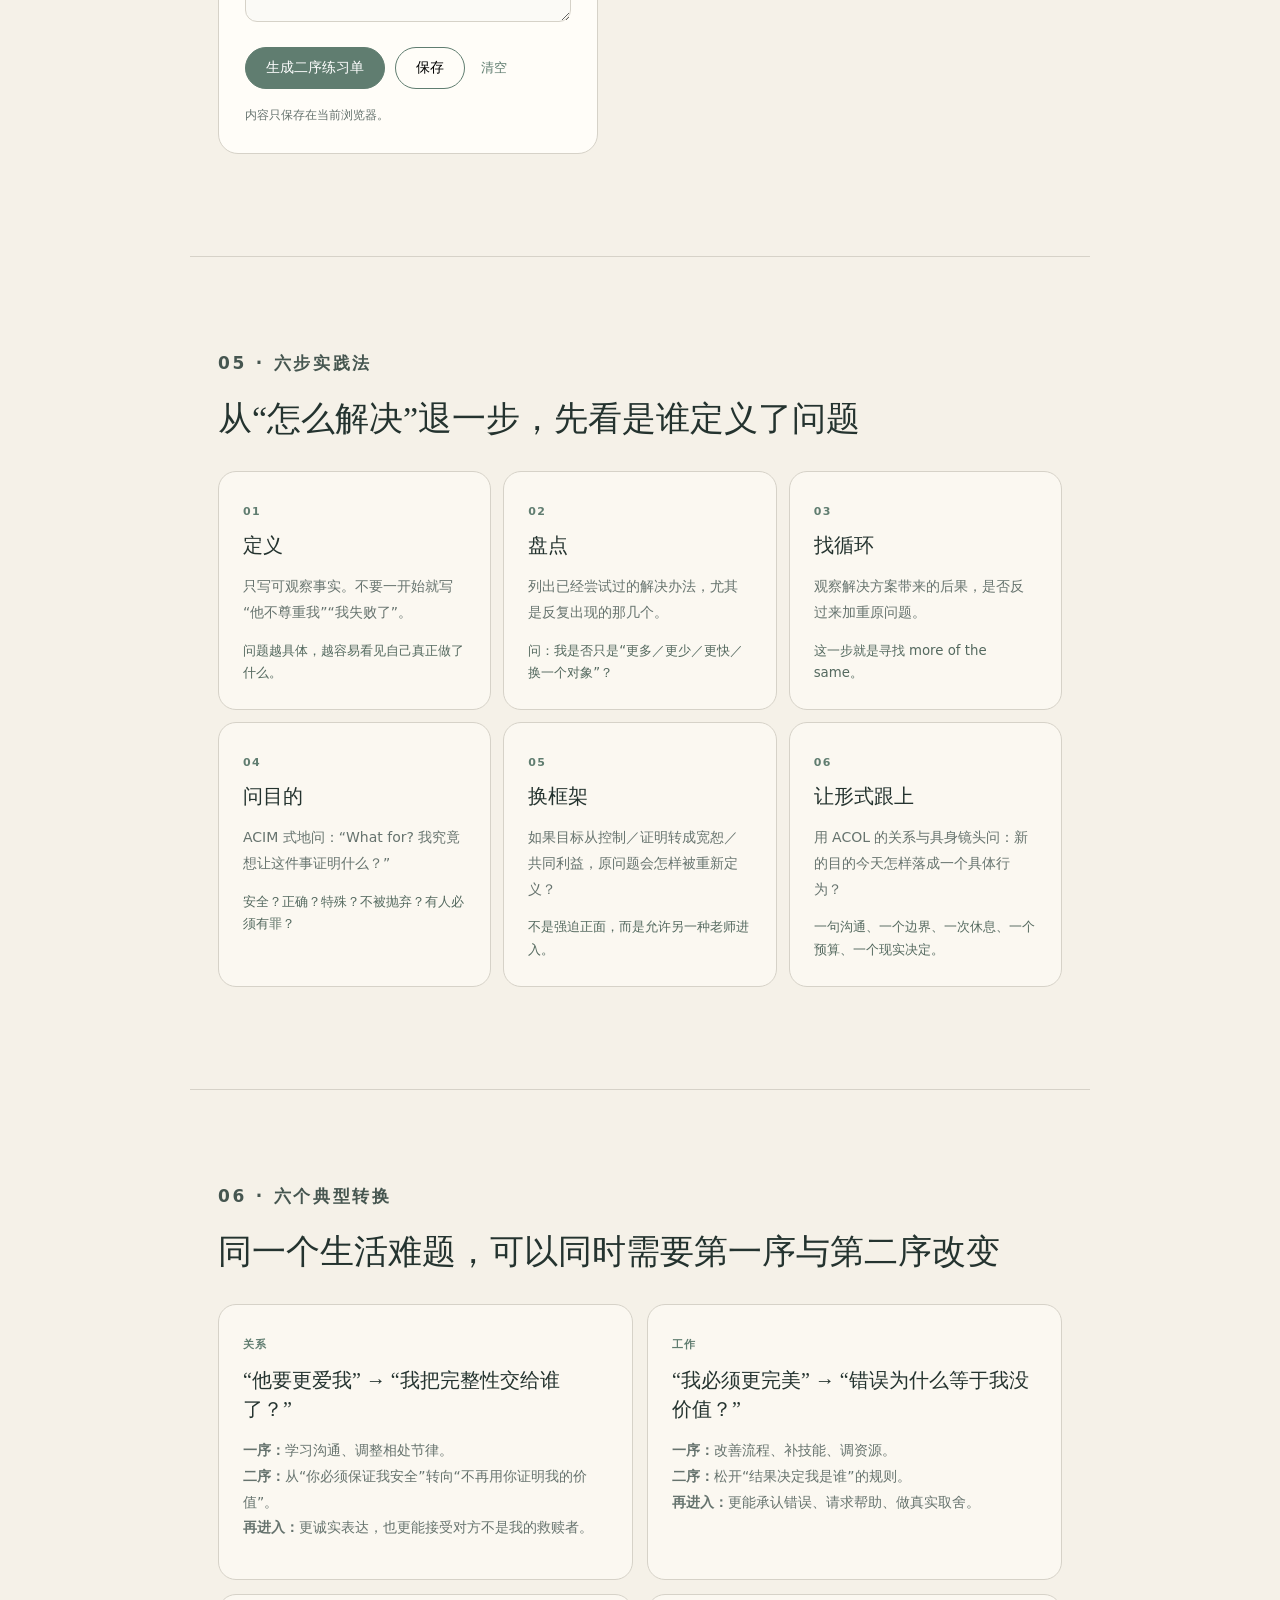
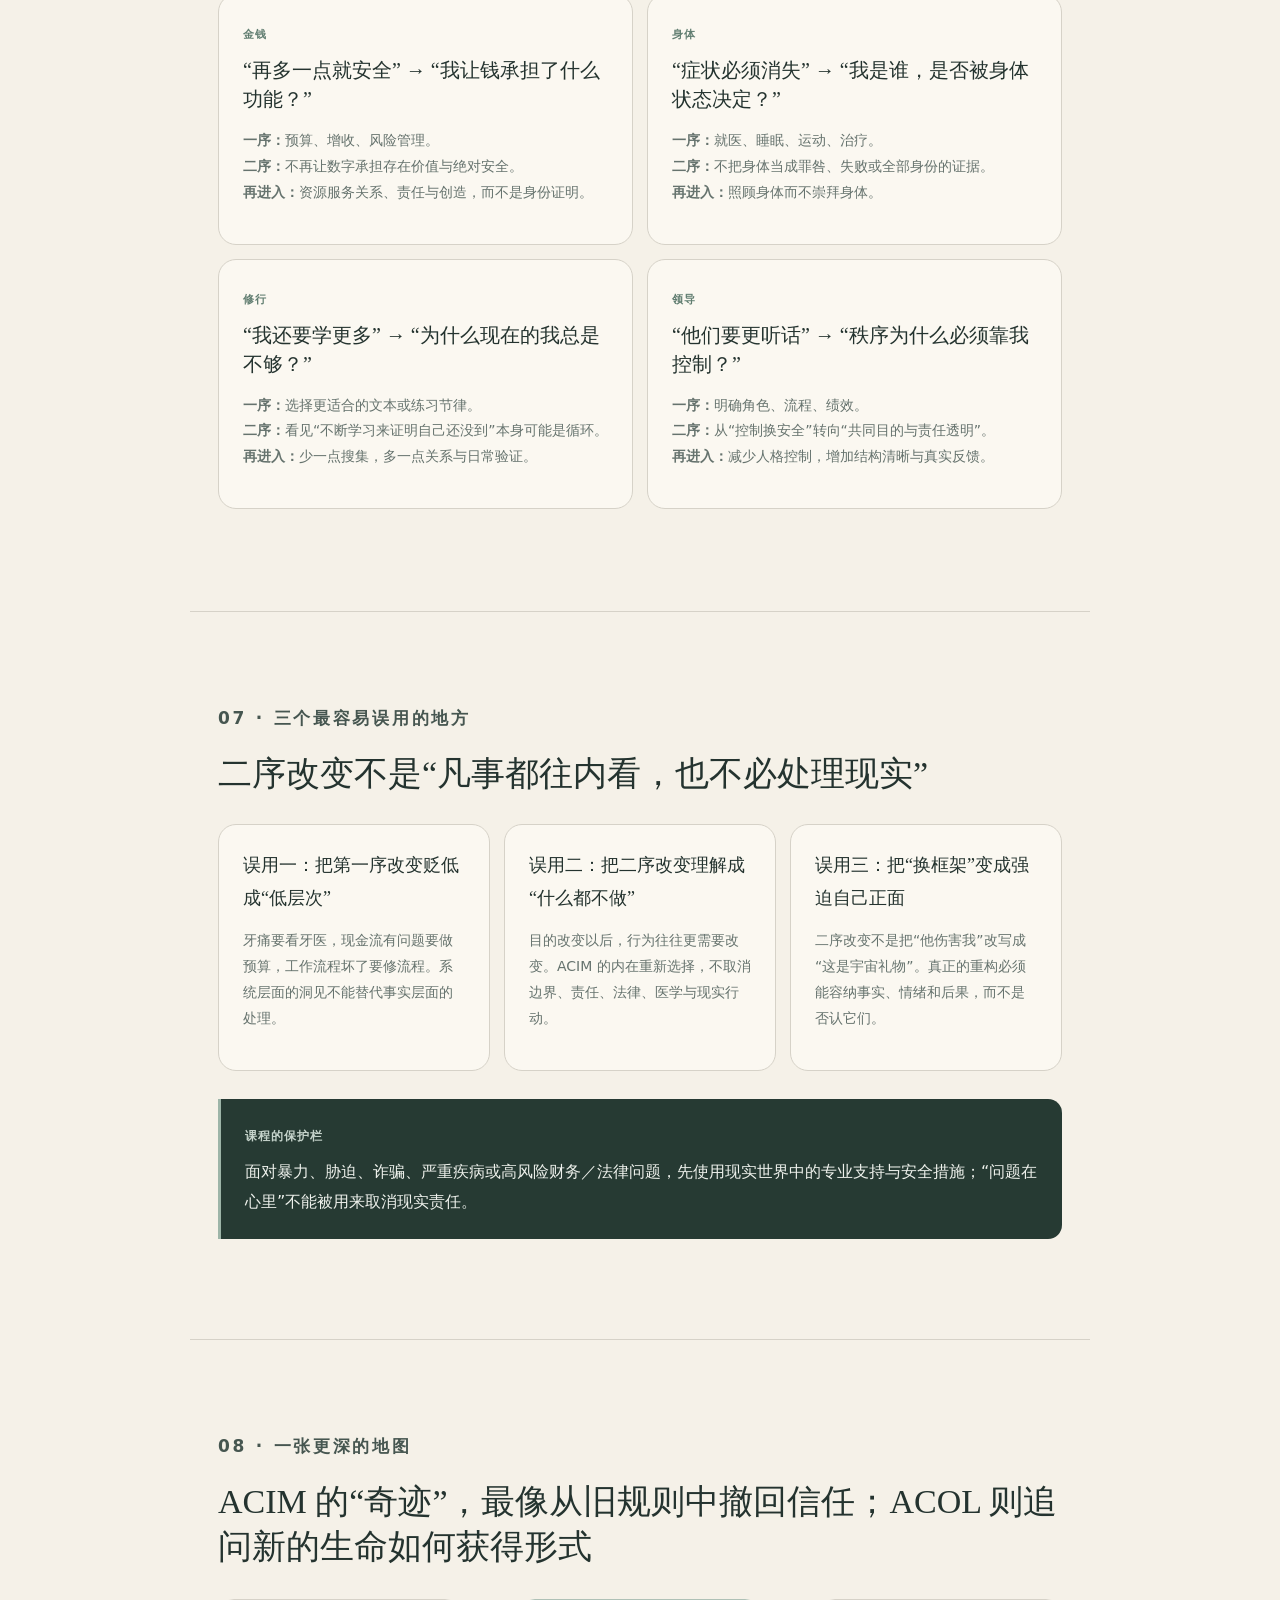
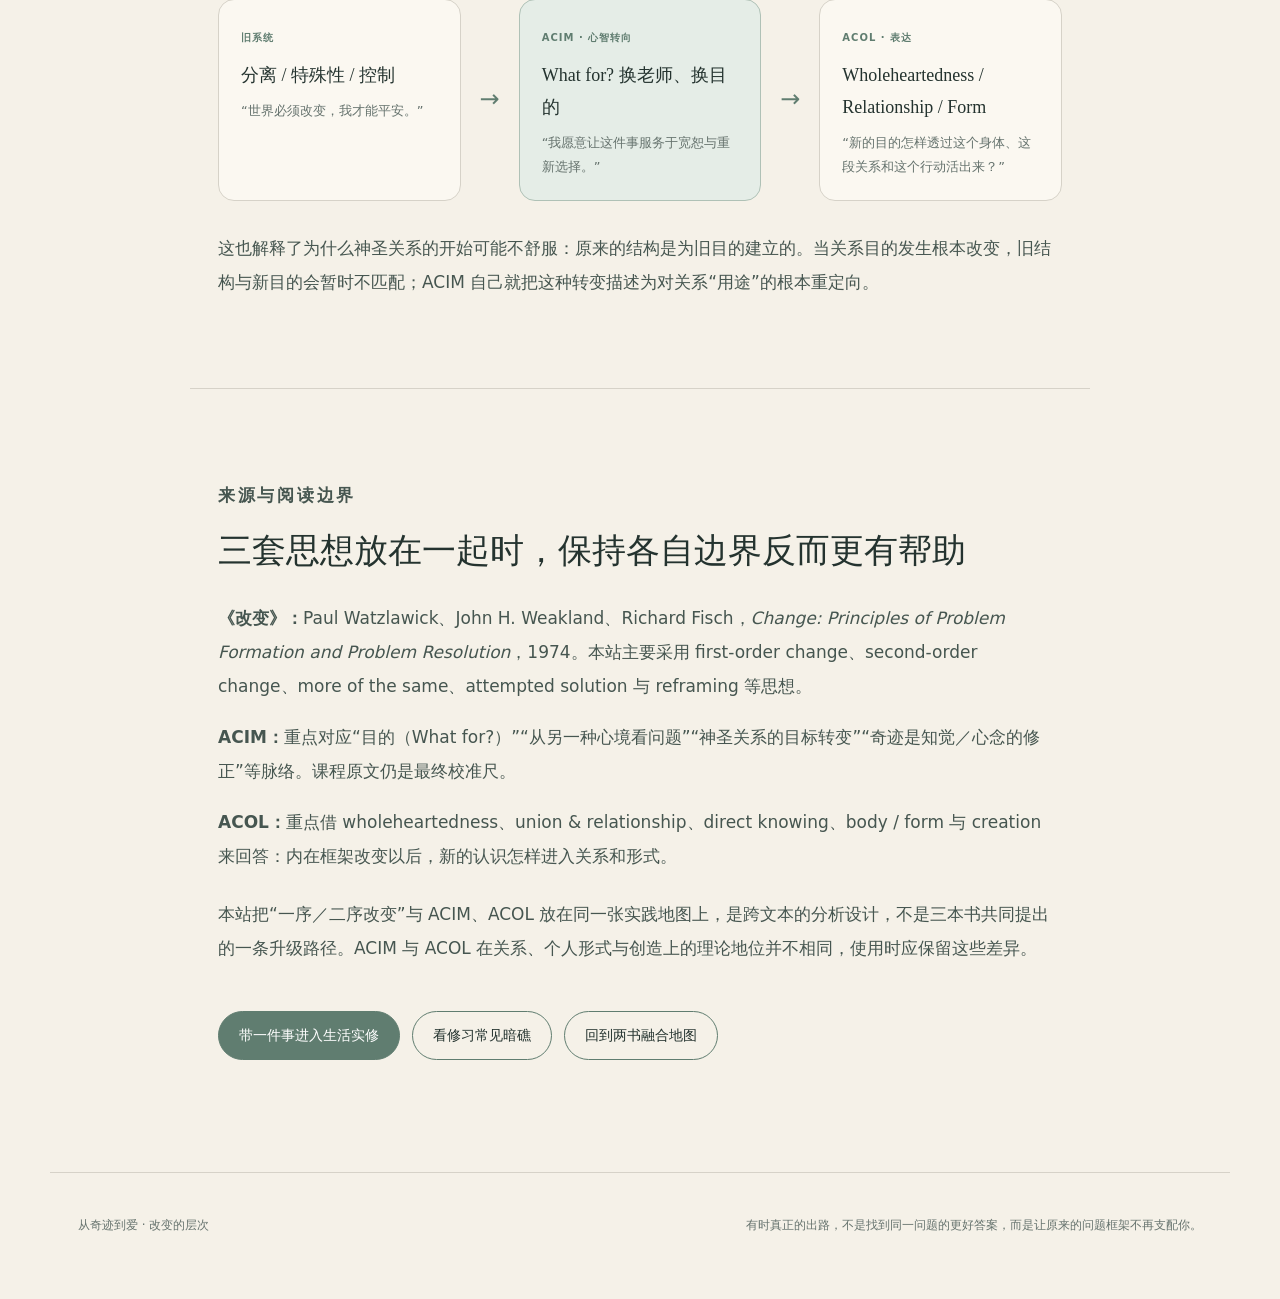
<file: change.html>
<!doctype html>
<html lang="zh-CN">
<head>
  <meta charset="utf-8" />
  <meta name="viewport" content="width=device-width,initial-scale=1" />
  <meta name="description" content="改变的层次：用 Watzlawick、Weakland、Fisch 的第一序改变与第二序改变，学习和实践《奇迹课程》ACIM 与《爱的课程》ACOL。" />
  <title>改变的层次｜第一序改变 × 第二序改变 × ACIM × ACOL</title>
  <link rel="stylesheet" href="styles.css" />
</head>
<body>
<header class="site-header">
  <a class="brand" href="index.html"><span class="brand-mark"></span><span>从奇迹到爱</span></a>
  <nav>
    <a href="acim.html">ACIM 深读</a>
    <a href="ken.html">肯恩专栏</a>
    <a href="gary.html">Gary 专栏</a>
    <a href="acol.html">ACOL 深读</a>
    <a href="concepts.html">核心概念</a>
    <a href="integration.html">融合地图</a>
    <a href="first-principles.html">第一性原理</a><a href="axioms.html">公理体系</a>
    <a href="change.html" aria-current="page">改变层次</a>
    <a href="practice.html">生活实修</a>
    <a href="pitfalls.html">修习避坑</a>
    <a href="cases.html">案例库</a>
  </nav>
</header>

<main>
<section class="course-hero change-hero">
  <p class="eyebrow">FIRST-ORDER × SECOND-ORDER CHANGE · ACIM × ACOL</p>
  <h1>真正的改变，<br><em>不一定是把同一件事做得更用力。</em></h1>
  <p class="article-lead">《改变：问题形成和解决的原则》区分了两种不同层次的改变：一种发生在既有系统之内，另一种改变系统本身。把这副“改变的镜头”带进《奇迹课程》和《爱的课程》，会出现一个非常实用的问题：我现在是在换策略，还是在改变制造这些策略的目的、规则与身份前提？</p>
  <div class="article-thesis"><span>模块定位</span><p>这里把 Watzlawick、Weakland、Fisch 的框架作为<strong>解释与实践透镜</strong>，并不宣称 ACIM 或 ACOL 原本就在使用“第一序／第二序改变”这组术语。真正要观察的是：当“解决方案”本身不断维持问题时，我们怎样从 more of the same 转向新的目的、知觉和关系方式。</p></div>
</section>

<section class="article-section">
  <p class="eyebrow">01 · 两种改变</p>
  <h2>一个改变内容，一个改变产生内容的规则</h2>
  <figure class="explain-visual" data-visual="change-orders">
    <figcaption><b>图解｜第一序与第二序改变</b><span>第一序改变在原有系统内调整“多一点、少一点、换一种做法”；第二序改变则改变问题被定义的方式、行动的规则或系统目标。两者都可能需要，关键是不要拿错误层次的改变去处理问题。</span></figcaption>
  </figure>
  <div class="change-definition-grid">
    <article class="order-card first">
      <span>FIRST-ORDER</span>
      <h3>第一序改变</h3>
      <p>在既有框架、目标与身份前提不变的情况下，调整行为、强度、对象或策略。</p>
      <div><b>常见形式</b><p>更多解释、更少接触、换一个对象、提高控制、换一种技巧、再努力一点。</p></div>
      <div><b>它并不“低级”</b><p>现实生活中大量问题本来就需要第一序改变：改排期、换药、做预算、修流程、学习技能。</p></div>
    </article>
    <article class="order-card second">
      <span>SECOND-ORDER</span>
      <h3>第二序改变</h3>
      <p>改变原有系统本身：重新定义问题、目的、规则、因果位置，或“我是谁／对方是谁”的框架。</p>
      <div><b>典型入口</b><p>这个问题为什么总是这样定义？我反复采用的解决办法是否正在维持它？我真正的目的是什么？</p></div>
      <div><b>关键转向</b><p>不是在旧棋盘上走得更聪明，而是发现：也许需要改变棋盘规则。</p></div>
    </article>
  </div>
  <p class="source-note">理论来源：Paul Watzlawick、John H. Weakland、Richard Fisch，《Change: Principles of Problem Formation and Problem Resolution》（1974）。该书把 first-order change 描述为发生在不变系统内部的改变，把 second-order change 描述为影响系统本身的改变，并特别讨论 “more of the same” 与 attempted solution 如何维持问题。</p>
</section>

<section class="article-section theory-block">
  <p class="eyebrow">02 · 与两部课程怎样接上</p>
  <h2>第一序：换形式；第二序：换目的、老师与问题定义；最后，让新的目的重新进入形式</h2>
  <div class="change-crosswalk">
    <article>
      <span>一序 · FORM</span>
      <h3>改变梦里的安排</h3>
      <p>换工作、换伴侣、换沟通技巧、调整预算、改变作息、提高效率。这些都可能非常必要，但它们未必触及产生痛苦的深层前提。</p>
      <small>检查：我是不是仍在用同一个目的，只是换了办法？</small>
    </article>
    <article class="accent">
      <span>二序 · PURPOSE</span>
      <h3>改变“这件事是为了什么”</h3>
      <p>ACIM 最接近这一层的入口，是重新选择老师与目的：从证明分离、受害、特殊性与控制，转向宽恕、共同利益与另一种知觉。</p>
      <small>检查：如果不再需要证明我是对的／安全的／特殊的，问题还会怎样被定义？</small>
    </article>
    <article>
      <span>再进入 · EXPRESSION</span>
      <h3>让新的目的获得身体与关系</h3>
      <p>ACOL 提醒我们，内在转向若永远停在理解里还不够；wholeheartedness、relationship、body 与 creation 要让新的认识进入现实表达。</p>
      <small>检查：新的目的，今天会怎样改变我的语气、边界、工作方式或具体行动？</small>
    </article>
  </div>
  <figure class="explain-visual compact" data-visual="change-three-levels">
    <figcaption><b>图解｜不是“一序不好、二序才好”</b><span>更完整的实践顺序是：先辨别现实层面的必要调整，再检查旧规则是否需要改变；如果目的真的改变，就让新的目的重新组织现实行动。ACIM 负责深层校准，ACOL 帮助新方向进入关系与形式。</span></figcaption>
  </figure>
  <div class="change-caution">
    <b>一个重要区别</b>
    <p>ACIM 并不等于“第二序改变”。第二序改变仍然属于人类经验中的系统转换；ACIM 最终还把“正确知觉”视为通往真知的过渡。这里借用这个框架，是为了帮助辨认“换策略”和“换心智目的”的差别，而不是把两套理论完全等同。</p>
  </div>
</section>

<section class="article-section theory-block">
  <p class="eyebrow">03 · More of the same</p>
  <h2>很多问题持续，不是因为我们没努力，而是因为我们一直用同一种逻辑努力</h2>
  <figure class="explain-visual compact" data-visual="change-loop">
    <figcaption><b>图解｜当“解决方案”成为维持问题的一部分</b><span>不安触发旧策略，旧策略短期带来一点控制感，却制造新的后果；这些后果反过来证明“问题更严重”，于是我们更用力重复原策略。二序改变不是把同一箭头画得更粗，而是从循环外重新问问题。</span></figcaption>
  </figure>
  <div class="change-tabs" id="changeScenarioTabs">
    <button class="change-tab active" data-change-scenario="relationship">亲密关系</button>
    <button class="change-tab" data-change-scenario="work">工作与完美</button>
    <button class="change-tab" data-change-scenario="money">金钱与安全</button>
    <button class="change-tab" data-change-scenario="body">身体与焦虑</button>
    <button class="change-tab" data-change-scenario="spiritual">灵性学习</button>
    <button class="change-tab" data-change-scenario="leadership">领导与控制</button>
  </div>
  <div class="change-case-panel" id="changeCasePanel" aria-live="polite"></div>
</section>

<section class="article-section theory-block">
  <p class="eyebrow">04 · 问题转换实验室</p>
  <h2>带一个真实问题进来，看清你现在到底在改变哪一层</h2>
  <p>下面不是 AI 占卜，也不会替你决定答案。它只是把《改变》的 attempted-solution 分析、ACIM 的 “What for?” 与 ACOL 的具身／关系表达组织成一张练习单。你填写的内容只保存在当前浏览器。</p>
  <div class="change-lab">
    <div class="change-form">
      <label>
        <span>1 / 选择最接近的领域</span>
        <select id="changeDomain">
          <option value="relationship">亲密关系 / 家庭</option>
          <option value="work">工作 / 事业</option>
          <option value="money">金钱 / 资源</option>
          <option value="body">身体 / 健康焦虑</option>
          <option value="spiritual">灵性学习 / 自我成长</option>
          <option value="leadership">领导 / 群体</option>
        </select>
      </label>
      <label>
        <span>2 / 把问题写得具体：摄像机能看到什么？</span>
        <textarea id="changeProblem" rows="4" placeholder="例如：伴侣晚回消息时，我连续追问，最后两个人都很累。"></textarea>
      </label>
      <label>
        <span>3 / 你已经反复试过什么？</span>
        <textarea id="changeAttempt" rows="4" placeholder="例如：更多解释、更多确认、冷处理、换对象、再学一个沟通方法……"></textarea>
      </label>
      <label>
        <span>4 / 如果这种做法“必须有效”，背后默认了什么规则？</span>
        <textarea id="changeRule" rows="4" placeholder="例如：只要对方足够确定地爱我，我就会安全；只要我不犯错，我就不会被否定。"></textarea>
      </label>
      <div class="change-form-actions">
        <button class="button primary" id="buildChangeMap">生成二序练习单</button>
        <button class="button ghost" id="saveChangeMap">保存</button>
        <button class="text-button" id="clearChangeMap">清空</button>
      </div>
      <p class="change-save-state" id="changeSaveState">内容只保存在当前浏览器。</p>
    </div>
    <div class="change-output" id="changeMapOutput" aria-live="polite">
      <p class="eyebrow">你的改变地图</p>
      <h3>先填写左侧三个核心问题</h3>
      <p>练习单不会替你下结论，而会把“问题定义—尝试过的解决方案—隐藏规则—二序问题—ACIM/ACOL 校准—下一步实验”排在同一张地图上。</p>
    </div>
  </div>
</section>

<section class="article-section theory-block">
  <p class="eyebrow">05 · 六步实践法</p>
  <h2>从“怎么解决”退一步，先看是谁定义了问题</h2>
  <div class="change-six">
    <article><span>01</span><h3>定义</h3><p>只写可观察事实。不要一开始就写“他不尊重我”“我失败了”。</p><small>问题越具体，越容易看见自己真正做了什么。</small></article>
    <article><span>02</span><h3>盘点</h3><p>列出已经尝试过的解决办法，尤其是反复出现的那几个。</p><small>问：我是否只是“更多／更少／更快／换一个对象”？</small></article>
    <article><span>03</span><h3>找循环</h3><p>观察解决方案带来的后果，是否反过来加重原问题。</p><small>这一步就是寻找 more of the same。</small></article>
    <article><span>04</span><h3>问目的</h3><p>ACIM 式地问：“What for? 我究竟想让这件事证明什么？”</p><small>安全？正确？特殊？不被抛弃？有人必须有罪？</small></article>
    <article><span>05</span><h3>换框架</h3><p>如果目标从控制／证明转成宽恕／共同利益，原问题会怎样被重新定义？</p><small>不是强迫正面，而是允许另一种老师进入。</small></article>
    <article><span>06</span><h3>让形式跟上</h3><p>用 ACOL 的关系与具身镜头问：新的目的今天怎样落成一个具体行为？</p><small>一句沟通、一个边界、一次休息、一个预算、一个现实决定。</small></article>
  </div>
</section>

<section class="article-section theory-block">
  <p class="eyebrow">06 · 六个典型转换</p>
  <h2>同一个生活难题，可以同时需要第一序与第二序改变</h2>
  <div class="change-example-grid">
    <article><span>关系</span><h3>“他要更爱我” → “我把完整性交给谁了？”</h3><p><b>一序：</b>学习沟通、调整相处节律。<br><b>二序：</b>从“你必须保证我安全”转向“不再用你证明我的价值”。<br><b>再进入：</b>更诚实表达，也更能接受对方不是我的救赎者。</p></article>
    <article><span>工作</span><h3>“我必须更完美” → “错误为什么等于我没价值？”</h3><p><b>一序：</b>改善流程、补技能、调资源。<br><b>二序：</b>松开“结果决定我是谁”的规则。<br><b>再进入：</b>更能承认错误、请求帮助、做真实取舍。</p></article>
    <article><span>金钱</span><h3>“再多一点就安全” → “我让钱承担了什么功能？”</h3><p><b>一序：</b>预算、增收、风险管理。<br><b>二序：</b>不再让数字承担存在价值与绝对安全。<br><b>再进入：</b>资源服务关系、责任与创造，而不是身份证明。</p></article>
    <article><span>身体</span><h3>“症状必须消失” → “我是谁，是否被身体状态决定？”</h3><p><b>一序：</b>就医、睡眠、运动、治疗。<br><b>二序：</b>不把身体当成罪咎、失败或全部身份的证据。<br><b>再进入：</b>照顾身体而不崇拜身体。</p></article>
    <article><span>修行</span><h3>“我还要学更多” → “为什么现在的我总是不够？”</h3><p><b>一序：</b>选择更适合的文本或练习节律。<br><b>二序：</b>看见“不断学习来证明自己还没到”本身可能是循环。<br><b>再进入：</b>少一点搜集，多一点关系与日常验证。</p></article>
    <article><span>领导</span><h3>“他们要更听话” → “秩序为什么必须靠我控制？”</h3><p><b>一序：</b>明确角色、流程、绩效。<br><b>二序：</b>从“控制换安全”转向“共同目的与责任透明”。<br><b>再进入：</b>减少人格控制，增加结构清晰与真实反馈。</p></article>
  </div>
</section>

<section class="article-section theory-block">
  <p class="eyebrow">07 · 三个最容易误用的地方</p>
  <h2>二序改变不是“凡事都往内看，也不必处理现实”</h2>
  <div class="change-boundary-grid">
    <article><b>误用一：把第一序改变贬低成“低层次”</b><p>牙痛要看牙医，现金流有问题要做预算，工作流程坏了要修流程。系统层面的洞见不能替代事实层面的处理。</p></article>
    <article><b>误用二：把二序改变理解成“什么都不做”</b><p>目的改变以后，行为往往更需要改变。ACIM 的内在重新选择，不取消边界、责任、法律、医学与现实行动。</p></article>
    <article><b>误用三：把“换框架”变成强迫自己正面</b><p>二序改变不是把“他伤害我”改写成“这是宇宙礼物”。真正的重构必须能容纳事实、情绪和后果，而不是否认它们。</p></article>
  </div>
  <div class="change-caution dark">
    <b>课程的保护栏</b>
    <p>面对暴力、胁迫、诈骗、严重疾病或高风险财务／法律问题，先使用现实世界中的专业支持与安全措施；“问题在心里”不能被用来取消现实责任。</p>
  </div>
</section>

<section class="article-section theory-block">
  <p class="eyebrow">08 · 一张更深的地图</p>
  <h2>ACIM 的“奇迹”，最像从旧规则中撤回信任；ACOL 则追问新的生命如何获得形式</h2>
  <div class="change-deep-map">
    <div><span>旧系统</span><b>分离 / 特殊性 / 控制</b><p>“世界必须改变，我才能平安。”</p></div>
    <i>→</i>
    <div class="accent"><span>ACIM · 心智转向</span><b>What for? 换老师、换目的</b><p>“我愿意让这件事服务于宽恕与重新选择。”</p></div>
    <i>→</i>
    <div><span>ACOL · 表达</span><b>Wholeheartedness / Relationship / Form</b><p>“新的目的怎样透过这个身体、这段关系和这个行动活出来？”</p></div>
  </div>
  <p>这也解释了为什么神圣关系的开始可能不舒服：原来的结构是为旧目的建立的。当关系目的发生根本改变，旧结构与新目的会暂时不匹配；ACIM 自己就把这种转变描述为对关系“用途”的根本重定向。</p>
</section>

<section class="article-section source-box">
  <p class="eyebrow">来源与阅读边界</p>
  <h2>三套思想放在一起时，保持各自边界反而更有帮助</h2>
  <p><b>《改变》：</b>Paul Watzlawick、John H. Weakland、Richard Fisch，<i>Change: Principles of Problem Formation and Problem Resolution</i>，1974。本站主要采用 first-order change、second-order change、more of the same、attempted solution 与 reframing 等思想。</p>
  <p><b>ACIM：</b>重点对应“目的（What for?）”“从另一种心境看问题”“神圣关系的目标转变”“奇迹是知觉／心念的修正”等脉络。课程原文仍是最终校准尺。</p>
  <p><b>ACOL：</b>重点借 wholeheartedness、union & relationship、direct knowing、body / form 与 creation 来回答：内在框架改变以后，新的认识怎样进入关系和形式。</p>
  <p class="source-note">本站把“一序／二序改变”与 ACIM、ACOL 放在同一张实践地图上，是跨文本的分析设计，不是三本书共同提出的一条升级路径。ACIM 与 ACOL 在关系、个人形式与创造上的理论地位并不相同，使用时应保留这些差异。</p>
  <div class="hero-actions">
    <a class="button primary" href="practice.html">带一件事进入生活实修</a>
    <a class="button ghost" href="pitfalls.html">看修习常见暗礁</a>
    <a class="button ghost" href="integration.html">回到两书融合地图</a>
  </div>
</section>
</main>

<footer><p>从奇迹到爱 · 改变的层次</p><p>有时真正的出路，不是找到同一问题的更好答案，而是让原来的问题框架不再支配你。</p></footer>
<script src="change.js"></script>
<script src="visuals.js"></script>
</body>
</html>
</file>
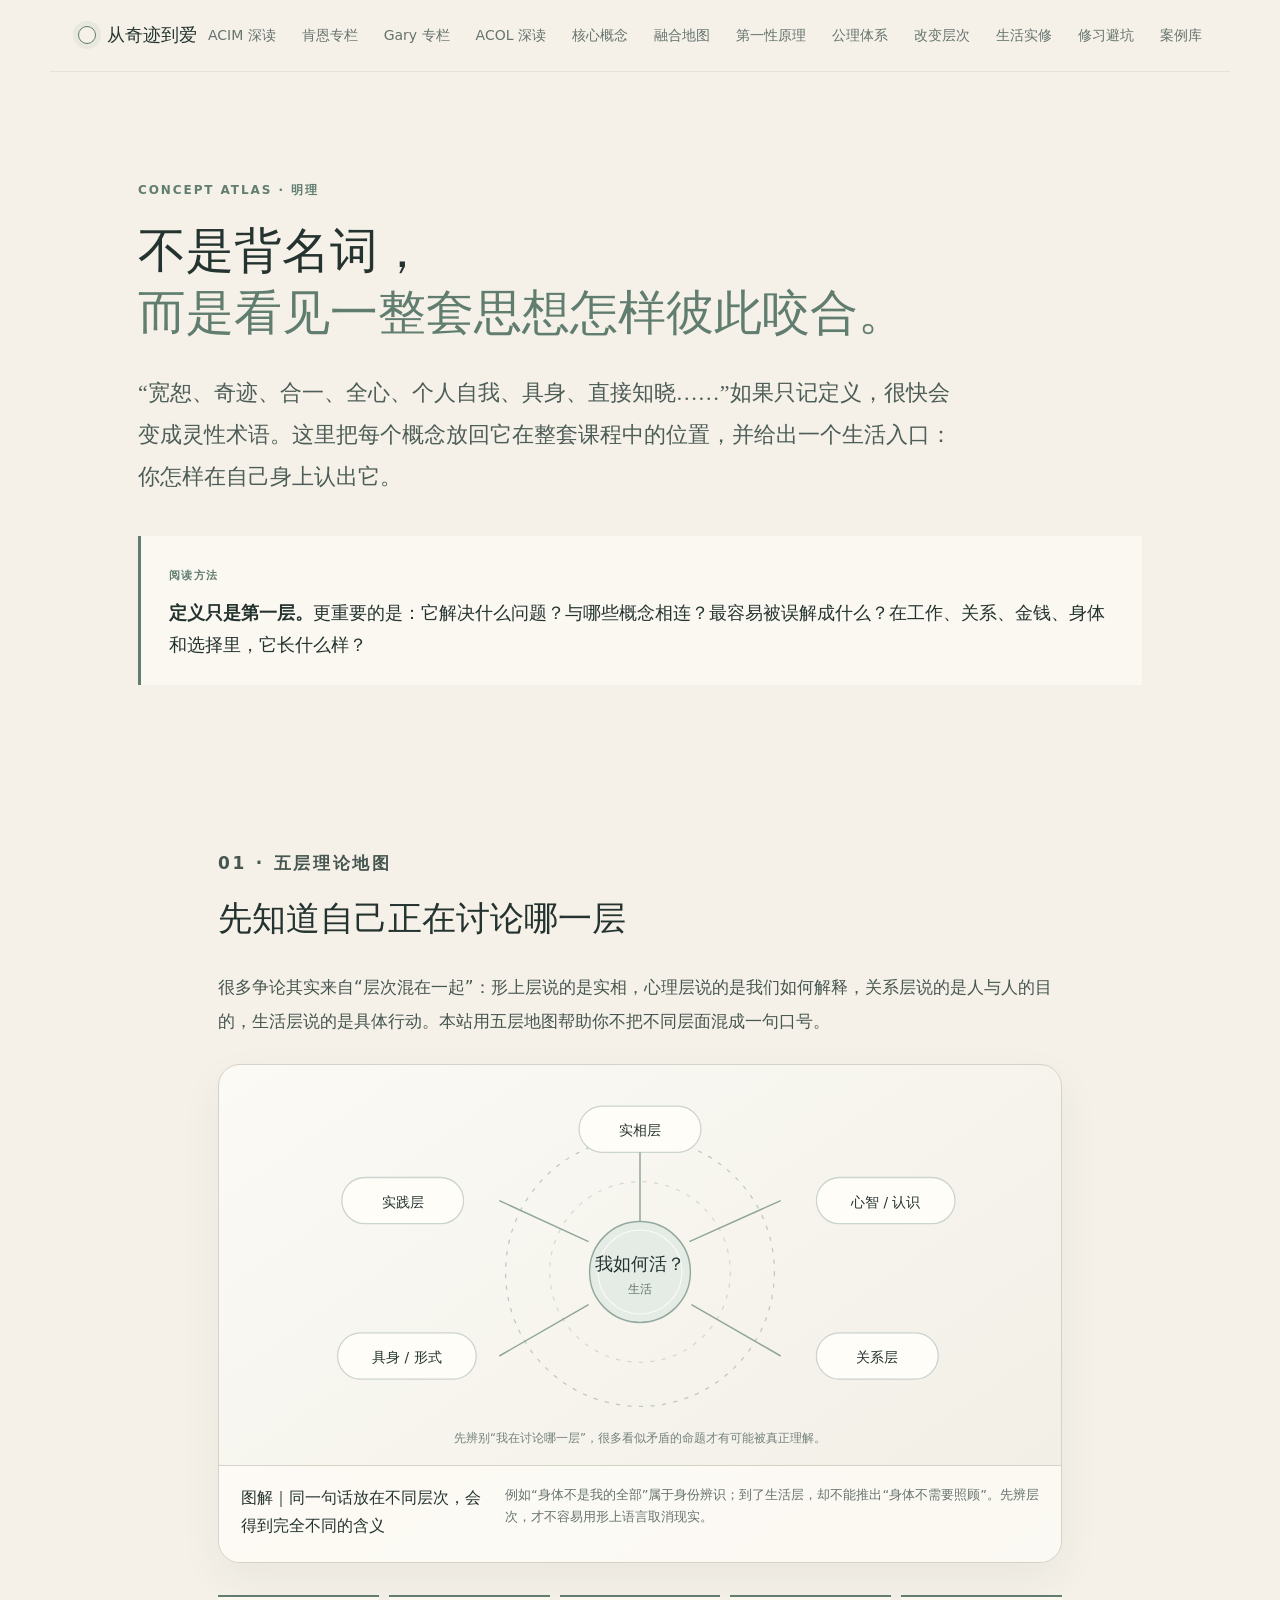
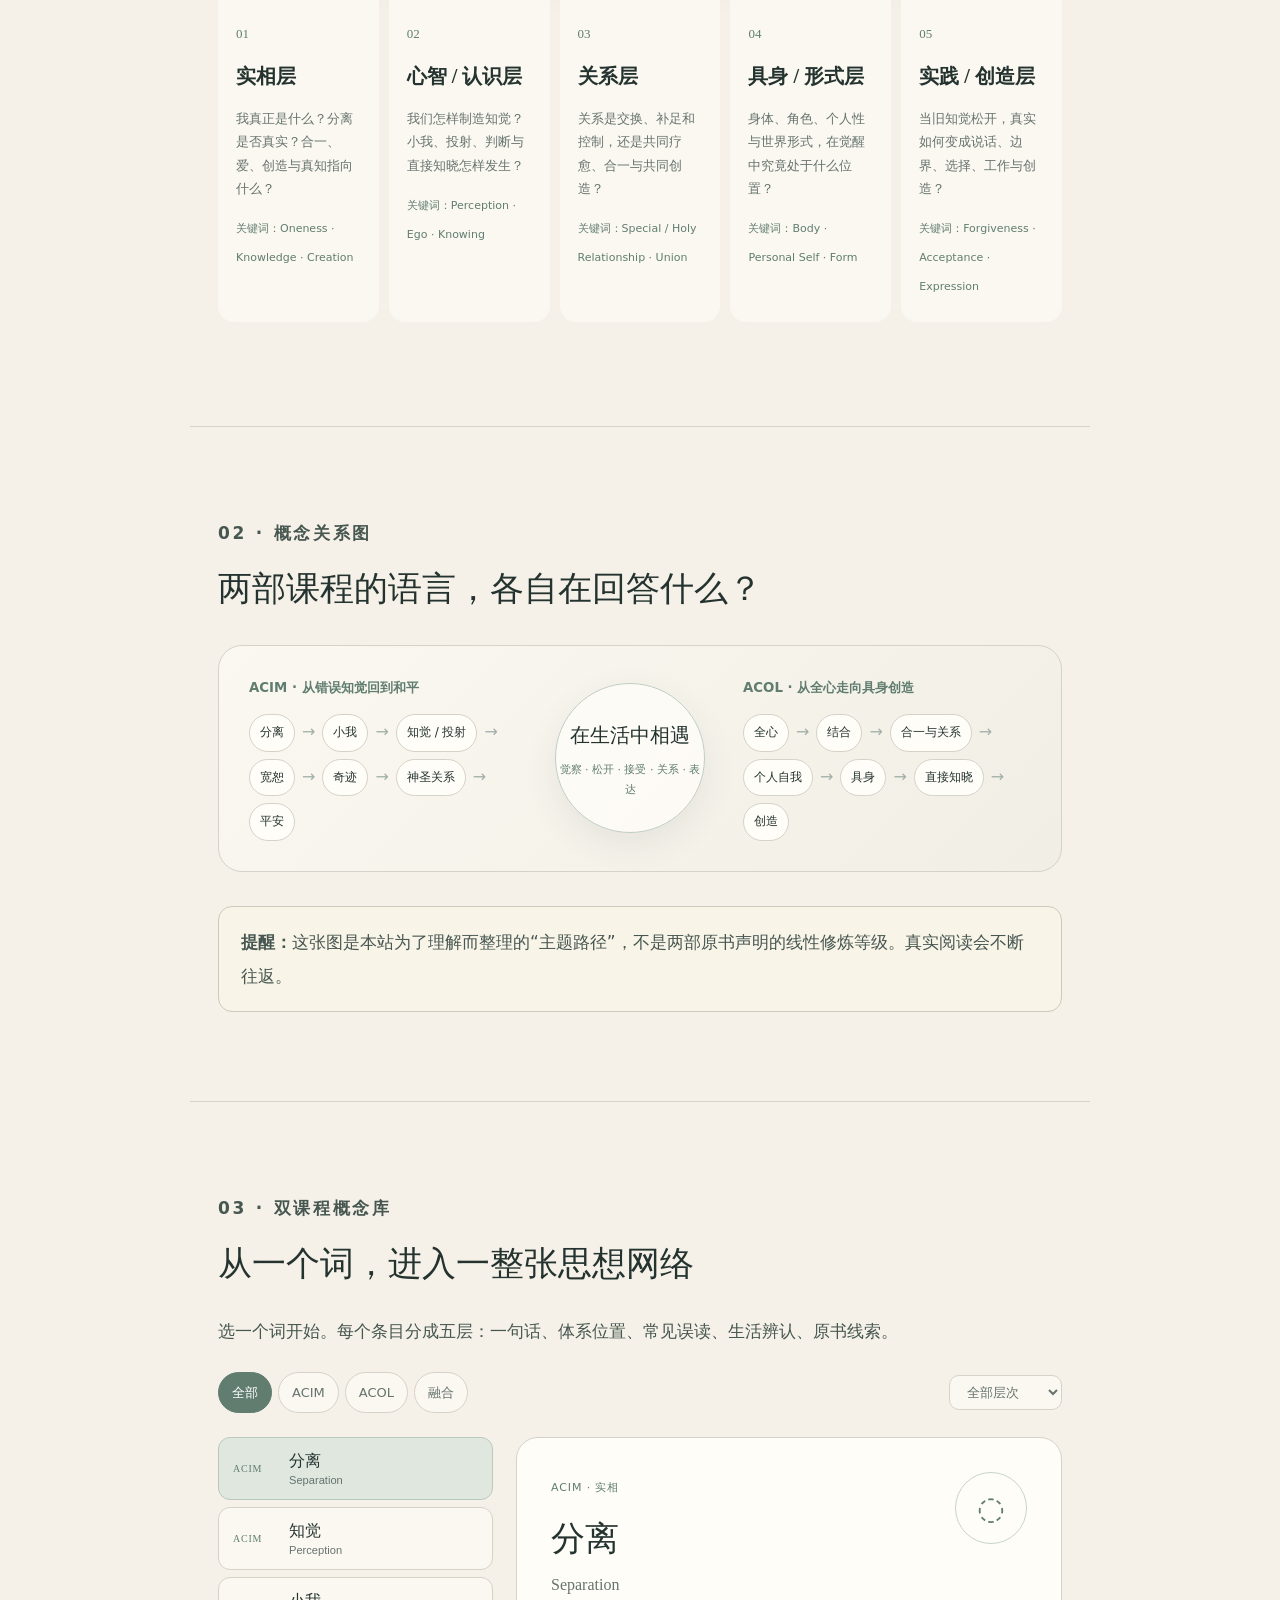
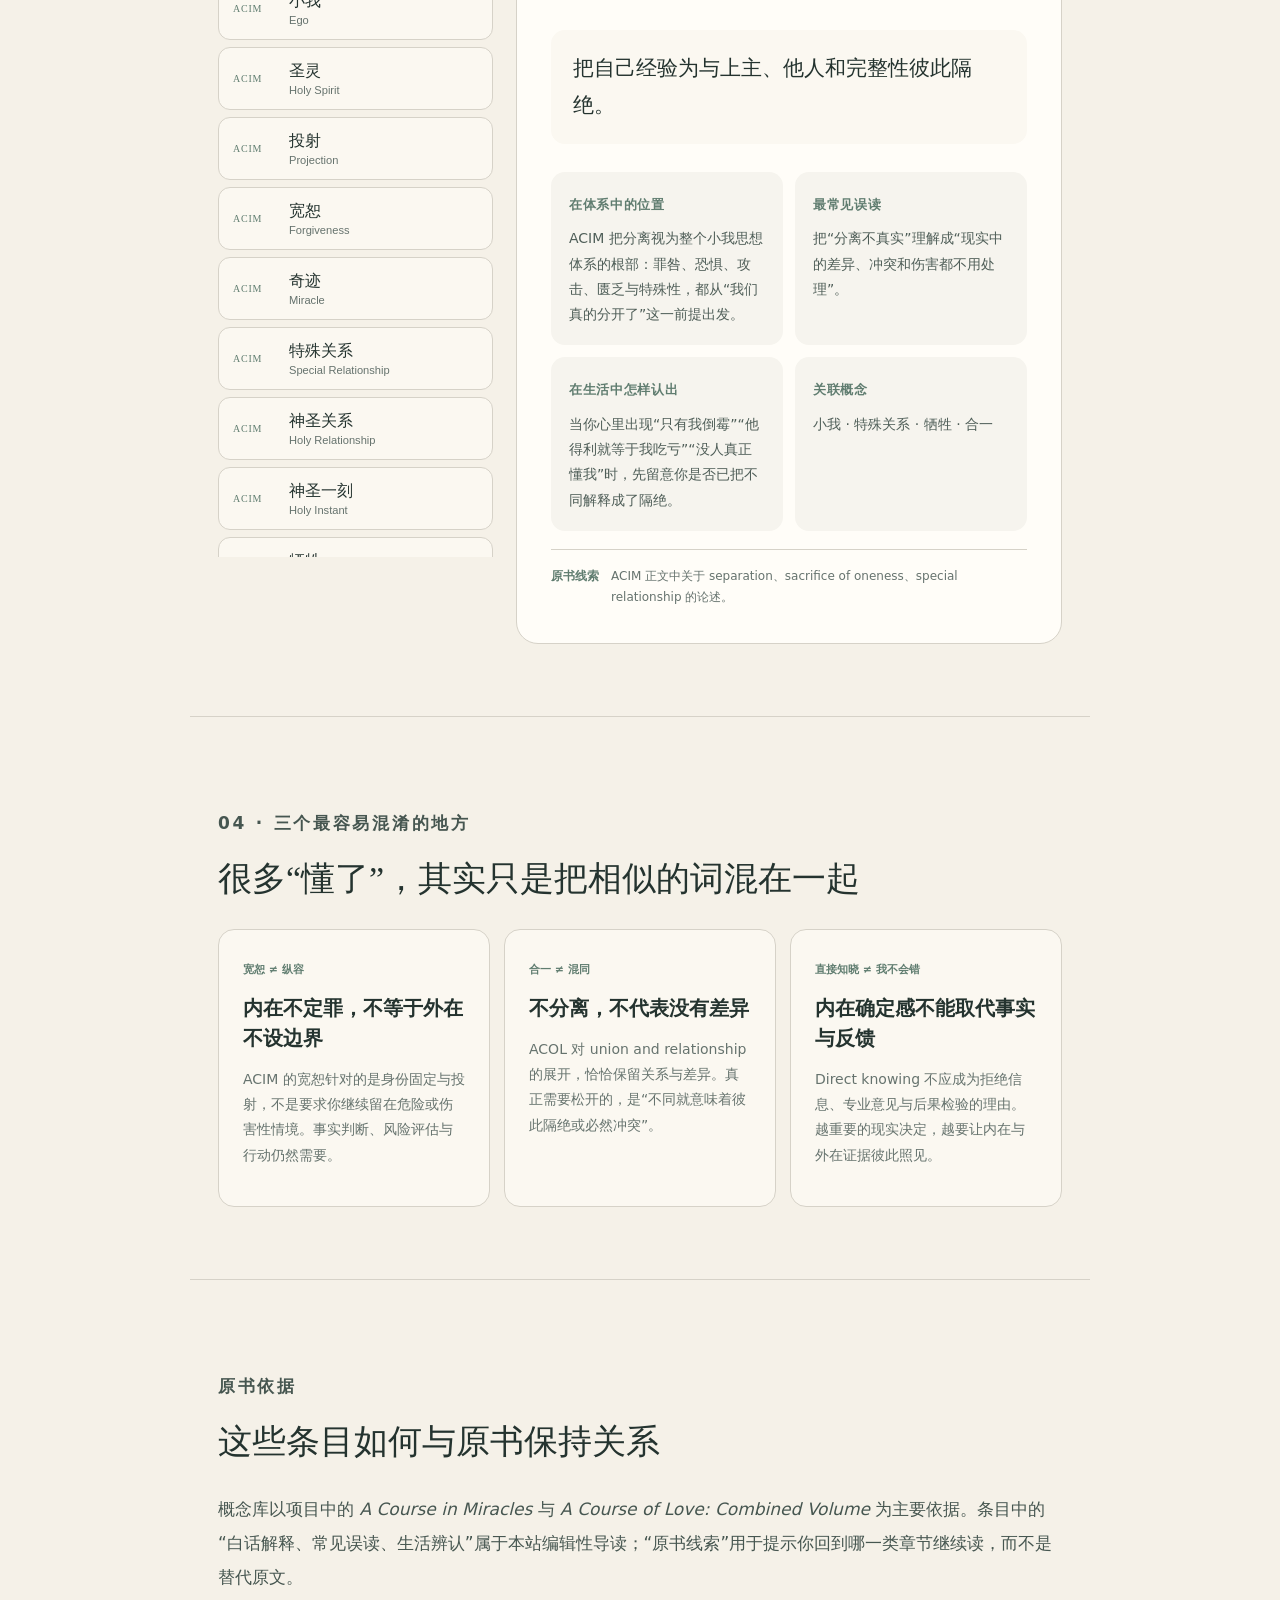
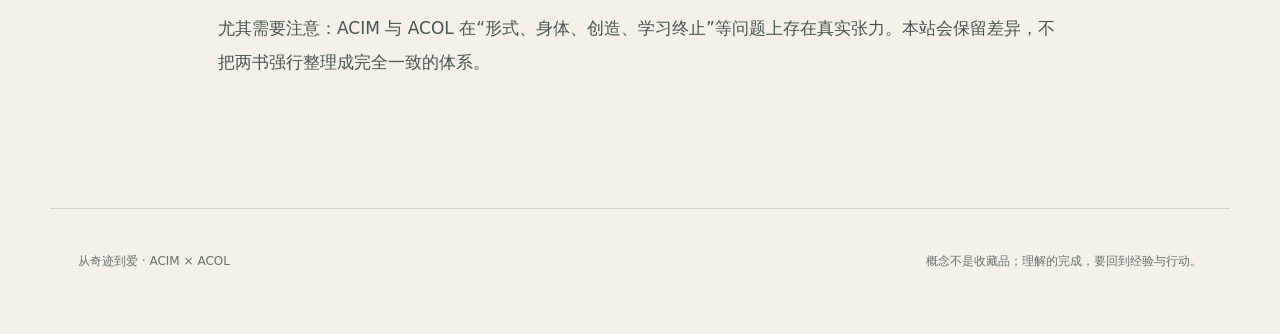
<file: concepts.html>
<!doctype html>
<html lang="zh-CN">
<head>
  <meta charset="utf-8" />
  <meta name="viewport" content="width=device-width,initial-scale=1" />
  <meta name="description" content="ACIM × ACOL 核心概念库：双语名词、理论位置、常见误读、生活辨认与原书脉络。" />
  <title>核心概念库｜ACIM × ACOL</title>
  <link rel="stylesheet" href="styles.css" />
</head>
<body>
<header class="site-header">
  <a class="brand" href="index.html"><span class="brand-mark"></span><span>从奇迹到爱</span></a>
  <nav>
    <a href="acim.html">ACIM 深读</a>
    <a href="ken.html">肯恩专栏</a>
    <a href="gary.html">Gary 专栏</a>
    <a href="acol.html">ACOL 深读</a>
    <a href="concepts.html" aria-current="page">核心概念</a>
    <a href="integration.html">融合地图</a>
    <a href="first-principles.html">第一性原理</a><a href="axioms.html">公理体系</a>
    <a href="change.html">改变层次</a>
    <a href="practice.html">生活实修</a>
    <a href="pitfalls.html">修习避坑</a>
    <a href="cases.html">案例库</a>
  </nav>
</header>

<main>
<section class="course-hero concepts-hero">
  <p class="eyebrow">CONCEPT ATLAS · 明理</p>
  <h1>不是背名词，<br><em>而是看见一整套思想怎样彼此咬合。</em></h1>
  <p class="article-lead">“宽恕、奇迹、合一、全心、个人自我、具身、直接知晓……”如果只记定义，很快会变成灵性术语。这里把每个概念放回它在整套课程中的位置，并给出一个生活入口：你怎样在自己身上认出它。</p>
  <div class="article-thesis"><span>阅读方法</span><p><strong>定义只是第一层。</strong>更重要的是：它解决什么问题？与哪些概念相连？最容易被误解成什么？在工作、关系、金钱、身体和选择里，它长什么样？</p></div>
</section>

<section class="article-section">
  <p class="eyebrow">01 · 五层理论地图</p>
  <h2>先知道自己正在讨论哪一层</h2>
  <p>很多争论其实来自“层次混在一起”：形上层说的是实相，心理层说的是我们如何解释，关系层说的是人与人的目的，生活层说的是具体行动。本站用五层地图帮助你不把不同层面混成一句口号。</p>
  <figure class="explain-visual compact" data-visual="concept-atlas">
    <figcaption><b>图解｜同一句话放在不同层次，会得到完全不同的含义</b><span>例如“身体不是我的全部”属于身份辨识；到了生活层，却不能推出“身体不需要照顾”。先辨层次，才不容易用形上语言取消现实。</span></figcaption>
  </figure>
  <div class="layer-map">
    <article><span>01</span><h3>实相层</h3><p>我真正是什么？分离是否真实？合一、爱、创造与真知指向什么？</p><small>关键词：Oneness · Knowledge · Creation</small></article>
    <article><span>02</span><h3>心智 / 认识层</h3><p>我们怎样制造知觉？小我、投射、判断与直接知晓怎样发生？</p><small>关键词：Perception · Ego · Knowing</small></article>
    <article><span>03</span><h3>关系层</h3><p>关系是交换、补足和控制，还是共同疗愈、合一与共同创造？</p><small>关键词：Special / Holy Relationship · Union</small></article>
    <article><span>04</span><h3>具身 / 形式层</h3><p>身体、角色、个人性与世界形式，在觉醒中究竟处于什么位置？</p><small>关键词：Body · Personal Self · Form</small></article>
    <article><span>05</span><h3>实践 / 创造层</h3><p>当旧知觉松开，真实如何变成说话、边界、选择、工作与创造？</p><small>关键词：Forgiveness · Acceptance · Expression</small></article>
  </div>
</section>

<section class="article-section theory-block">
  <p class="eyebrow">02 · 概念关系图</p>
  <h2>两部课程的语言，各自在回答什么？</h2>
  <div class="concept-river" aria-label="ACIM 与 ACOL 核心概念关系图">
    <div class="river-side">
      <small>ACIM · 从错误知觉回到和平</small>
      <div class="river-nodes">
        <span>分离</span><i>→</i><span>小我</span><i>→</i><span>知觉 / 投射</span><i>→</i><span>宽恕</span><i>→</i><span>奇迹</span><i>→</i><span>神圣关系</span><i>→</i><span>平安</span>
      </div>
    </div>
    <div class="river-center"><b>在生活中相遇</b><span>觉察 · 松开 · 接受 · 关系 · 表达</span></div>
    <div class="river-side">
      <small>ACOL · 从全心走向具身创造</small>
      <div class="river-nodes">
        <span>全心</span><i>→</i><span>结合</span><i>→</i><span>合一与关系</span><i>→</i><span>个人自我</span><i>→</i><span>具身</span><i>→</i><span>直接知晓</span><i>→</i><span>创造</span>
      </div>
    </div>
  </div>
  <p class="discernment"><b>提醒：</b>这张图是本站为了理解而整理的“主题路径”，不是两部原书声明的线性修炼等级。真实阅读会不断往返。</p>
</section>

<section class="article-section theory-block concept-library">
  <p class="eyebrow">03 · 双课程概念库</p>
  <h2>从一个词，进入一整张思想网络</h2>
  <p>选一个词开始。每个条目分成五层：一句话、体系位置、常见误读、生活辨认、原书线索。</p>
  <div class="concept-controls">
    <div class="segmented" id="courseFilter">
      <button class="active" data-course="all">全部</button>
      <button data-course="ACIM">ACIM</button>
      <button data-course="ACOL">ACOL</button>
      <button data-course="BRIDGE">融合</button>
    </div>
    <select id="layerFilter" aria-label="按理论层次筛选">
      <option value="all">全部层次</option>
      <option value="reality">实相</option>
      <option value="mind">心智 / 认识</option>
      <option value="relation">关系</option>
      <option value="form">具身 / 形式</option>
      <option value="practice">实践 / 创造</option>
    </select>
  </div>
  <div class="concept-explorer">
    <div id="conceptList" class="concept-list"></div>
    <article id="conceptDetail" class="concept-detail" aria-live="polite"></article>
  </div>
</section>

<section class="article-section theory-block">
  <p class="eyebrow">04 · 三个最容易混淆的地方</p>
  <h2>很多“懂了”，其实只是把相似的词混在一起</h2>
  <div class="confusion-grid">
    <article><span>宽恕 ≠ 纵容</span><h3>内在不定罪，不等于外在不设边界</h3><p>ACIM 的宽恕针对的是身份固定与投射，不是要求你继续留在危险或伤害性情境。事实判断、风险评估与行动仍然需要。</p></article>
    <article><span>合一 ≠ 混同</span><h3>不分离，不代表没有差异</h3><p>ACOL 对 union and relationship 的展开，恰恰保留关系与差异。真正需要松开的，是“不同就意味着彼此隔绝或必然冲突”。</p></article>
    <article><span>直接知晓 ≠ 我不会错</span><h3>内在确定感不能取代事实与反馈</h3><p>Direct knowing 不应成为拒绝信息、专业意见与后果检验的理由。越重要的现实决定，越要让内在与外在证据彼此照见。</p></article>
  </div>
</section>

<section class="article-section source-box">
  <p class="eyebrow">原书依据</p>
  <h2>这些条目如何与原书保持关系</h2>
  <p>概念库以项目中的 <i>A Course in Miracles</i> 与 <i>A Course of Love: Combined Volume</i> 为主要依据。条目中的“白话解释、常见误读、生活辨认”属于本站编辑性导读；“原书线索”用于提示你回到哪一类章节继续读，而不是替代原文。</p>
  <p>尤其需要注意：ACIM 与 ACOL 在“形式、身体、创造、学习终止”等问题上存在真实张力。本站会保留差异，不把两书强行整理成完全一致的体系。</p>
</section>
</main>

<footer><p>从奇迹到爱 · ACIM × ACOL</p><p>概念不是收藏品；理解的完成，要回到经验与行动。</p></footer>
<script src="concepts.js"></script>
<script src="visuals.js"></script>
</body>
</html>
</file>
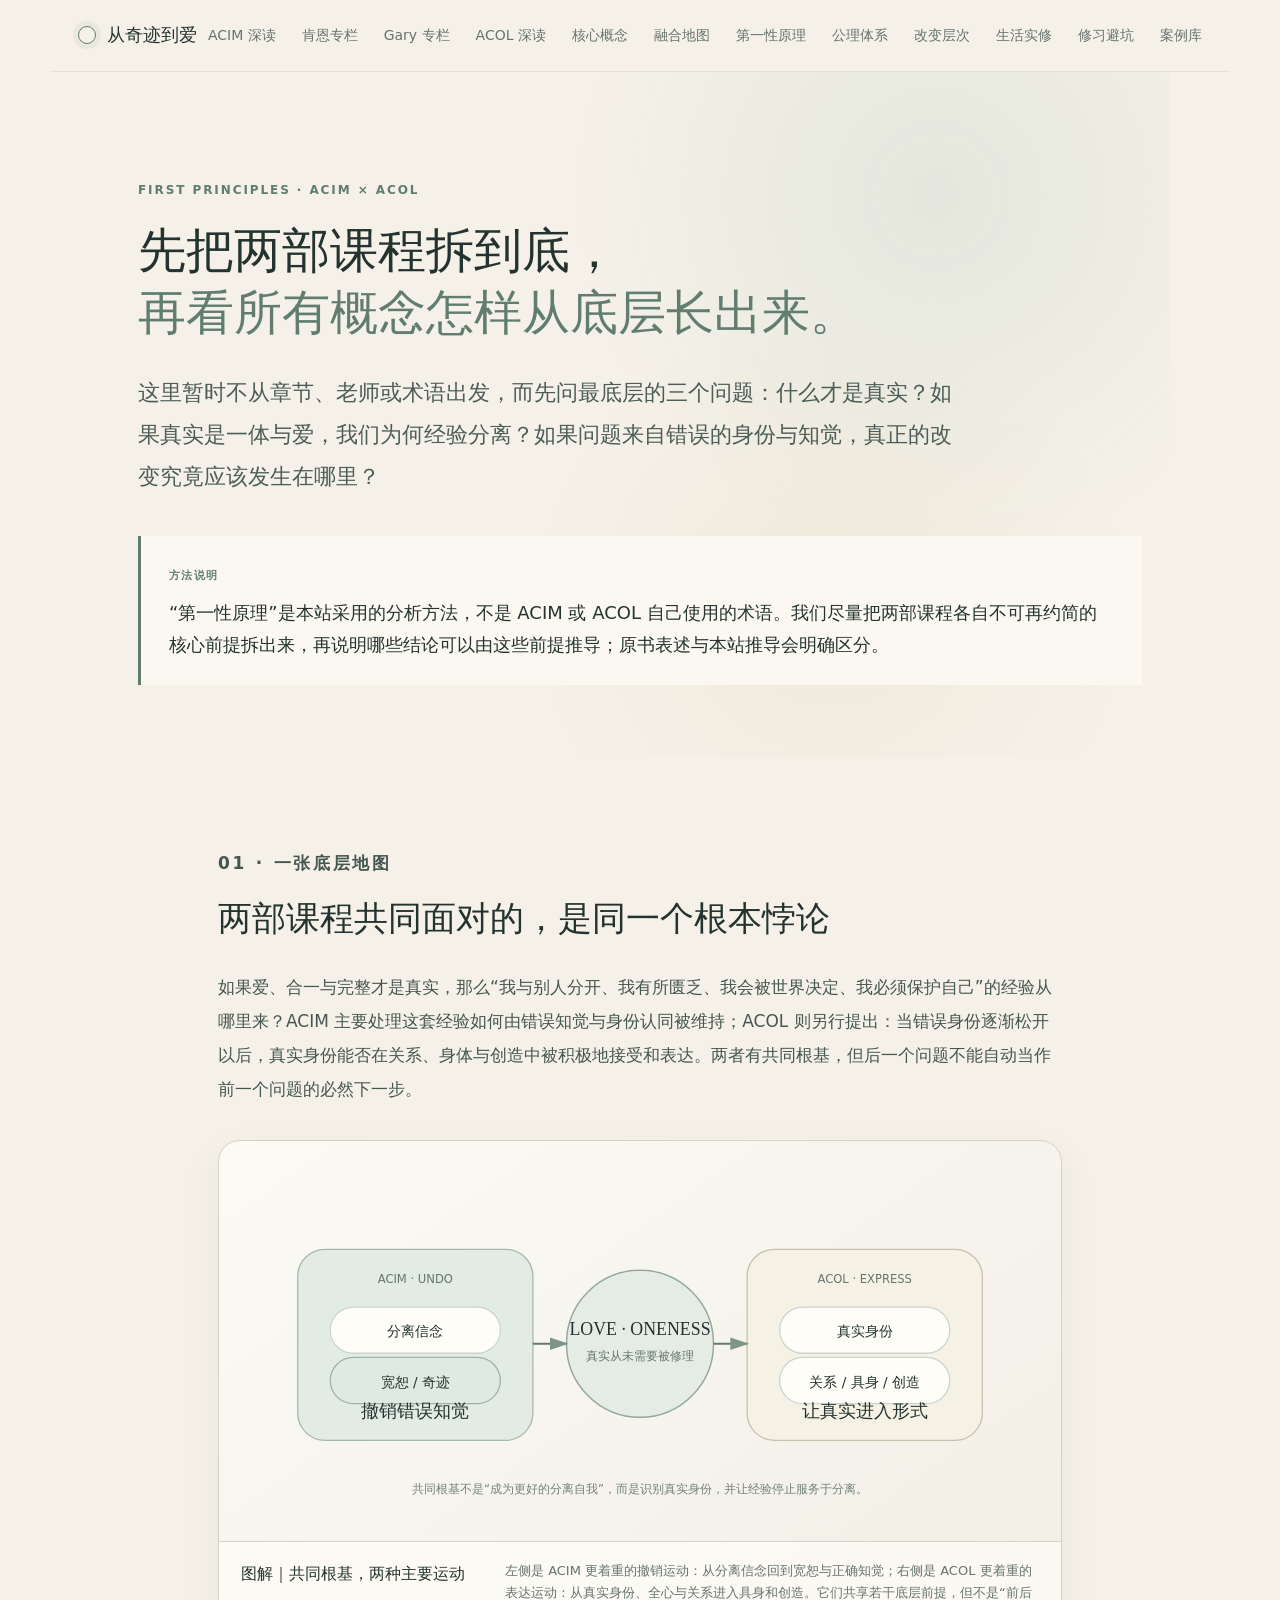
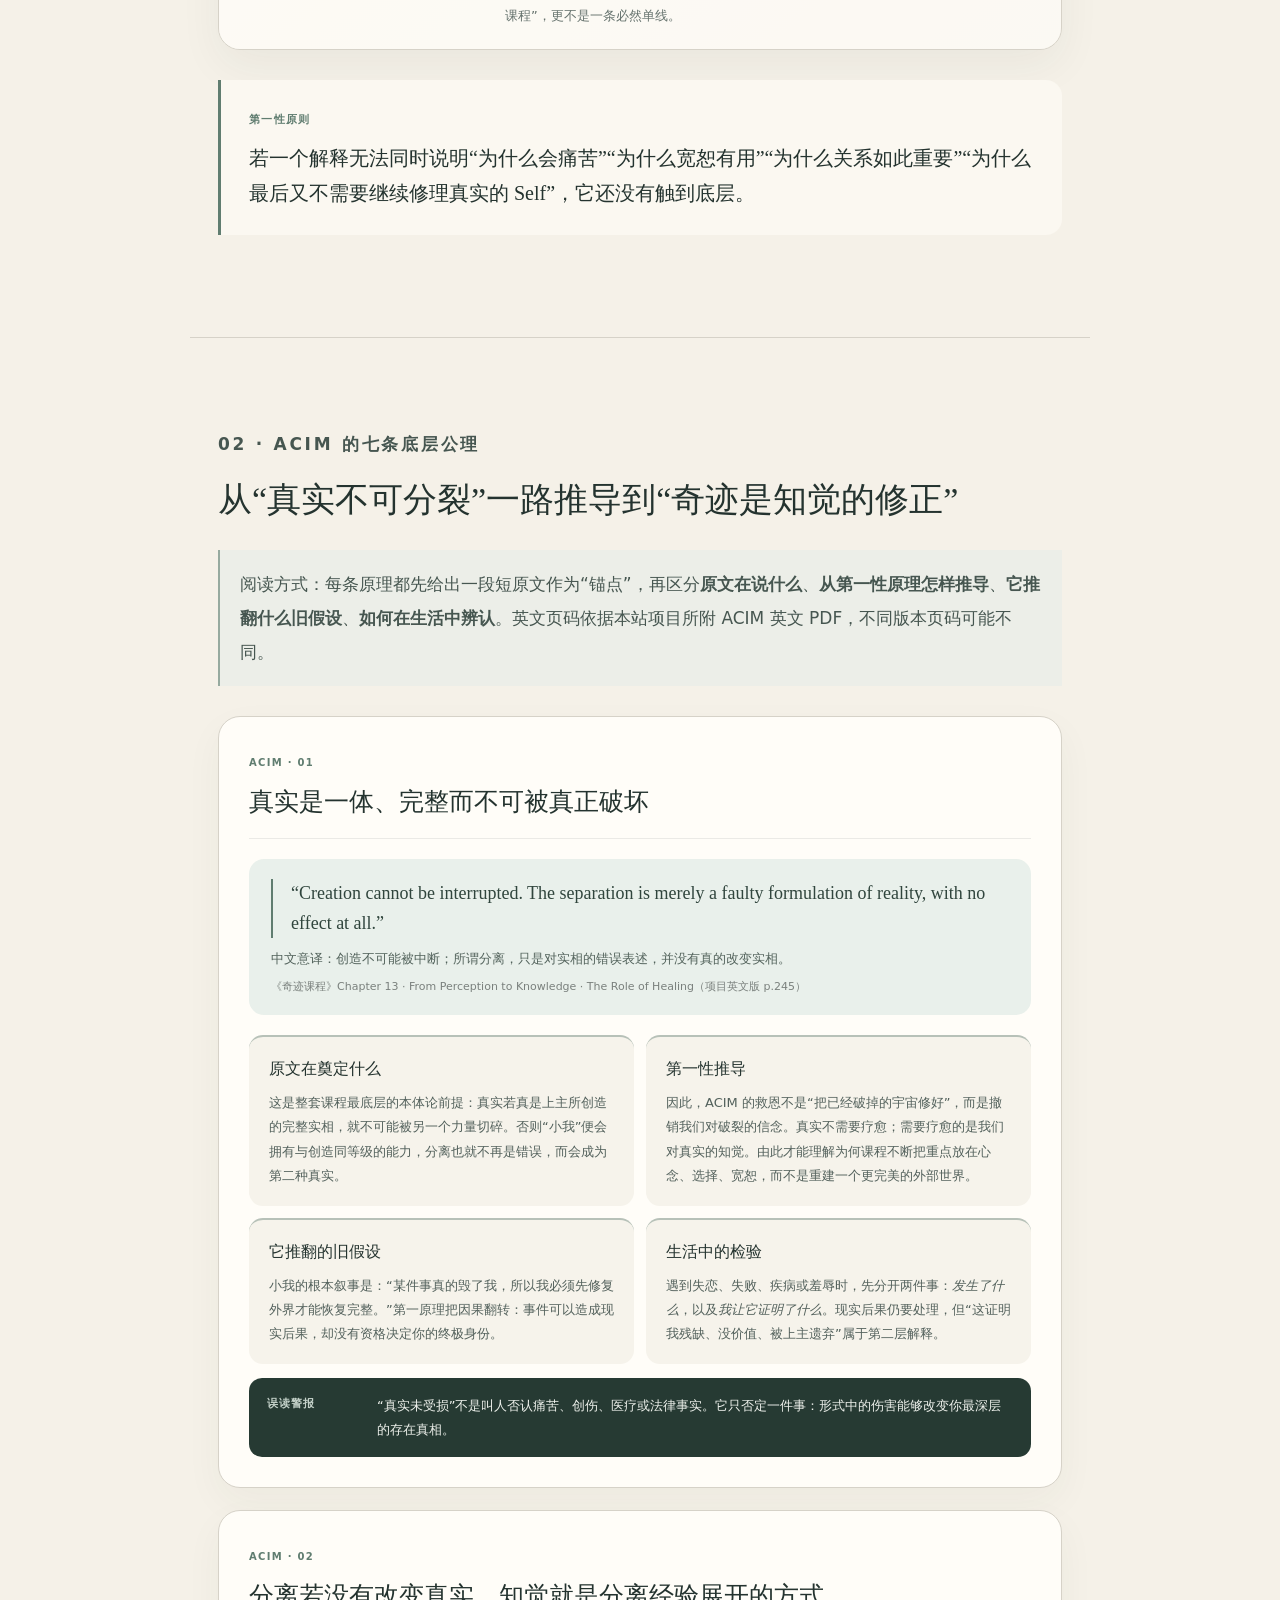
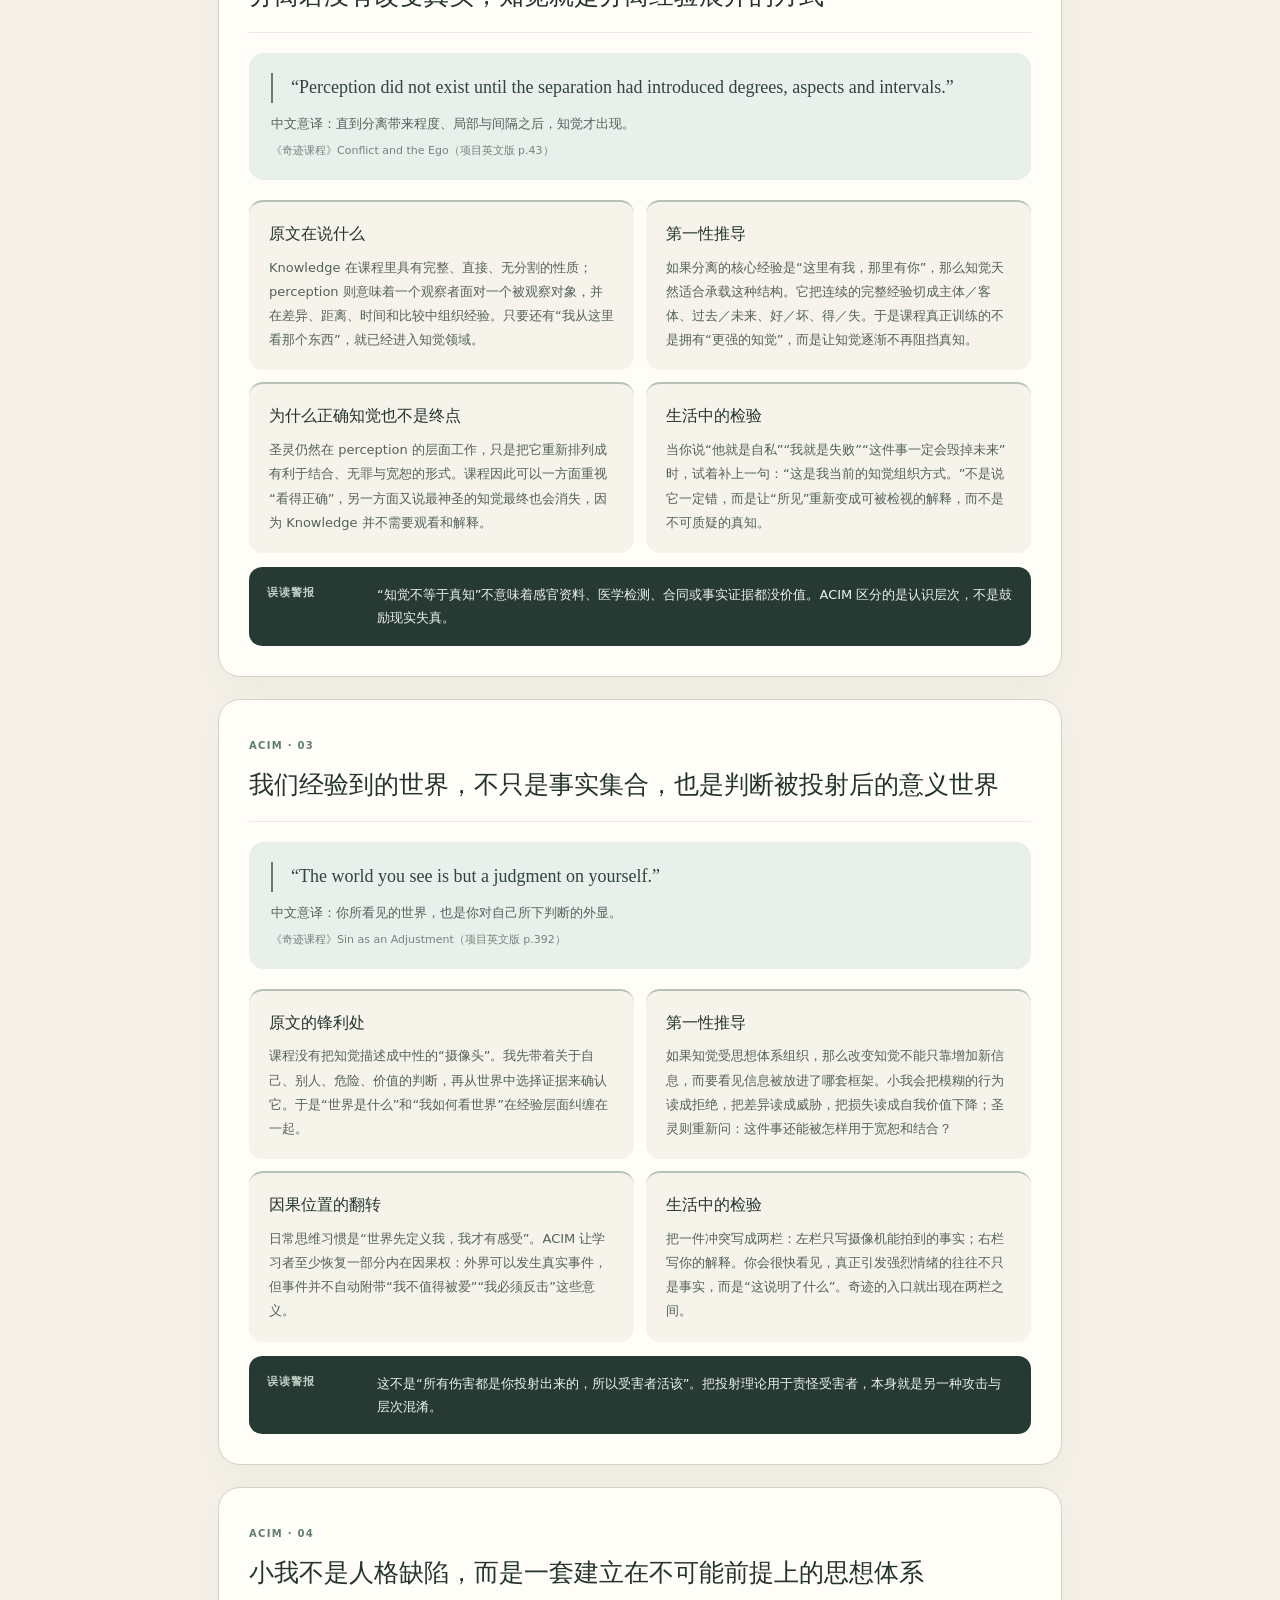
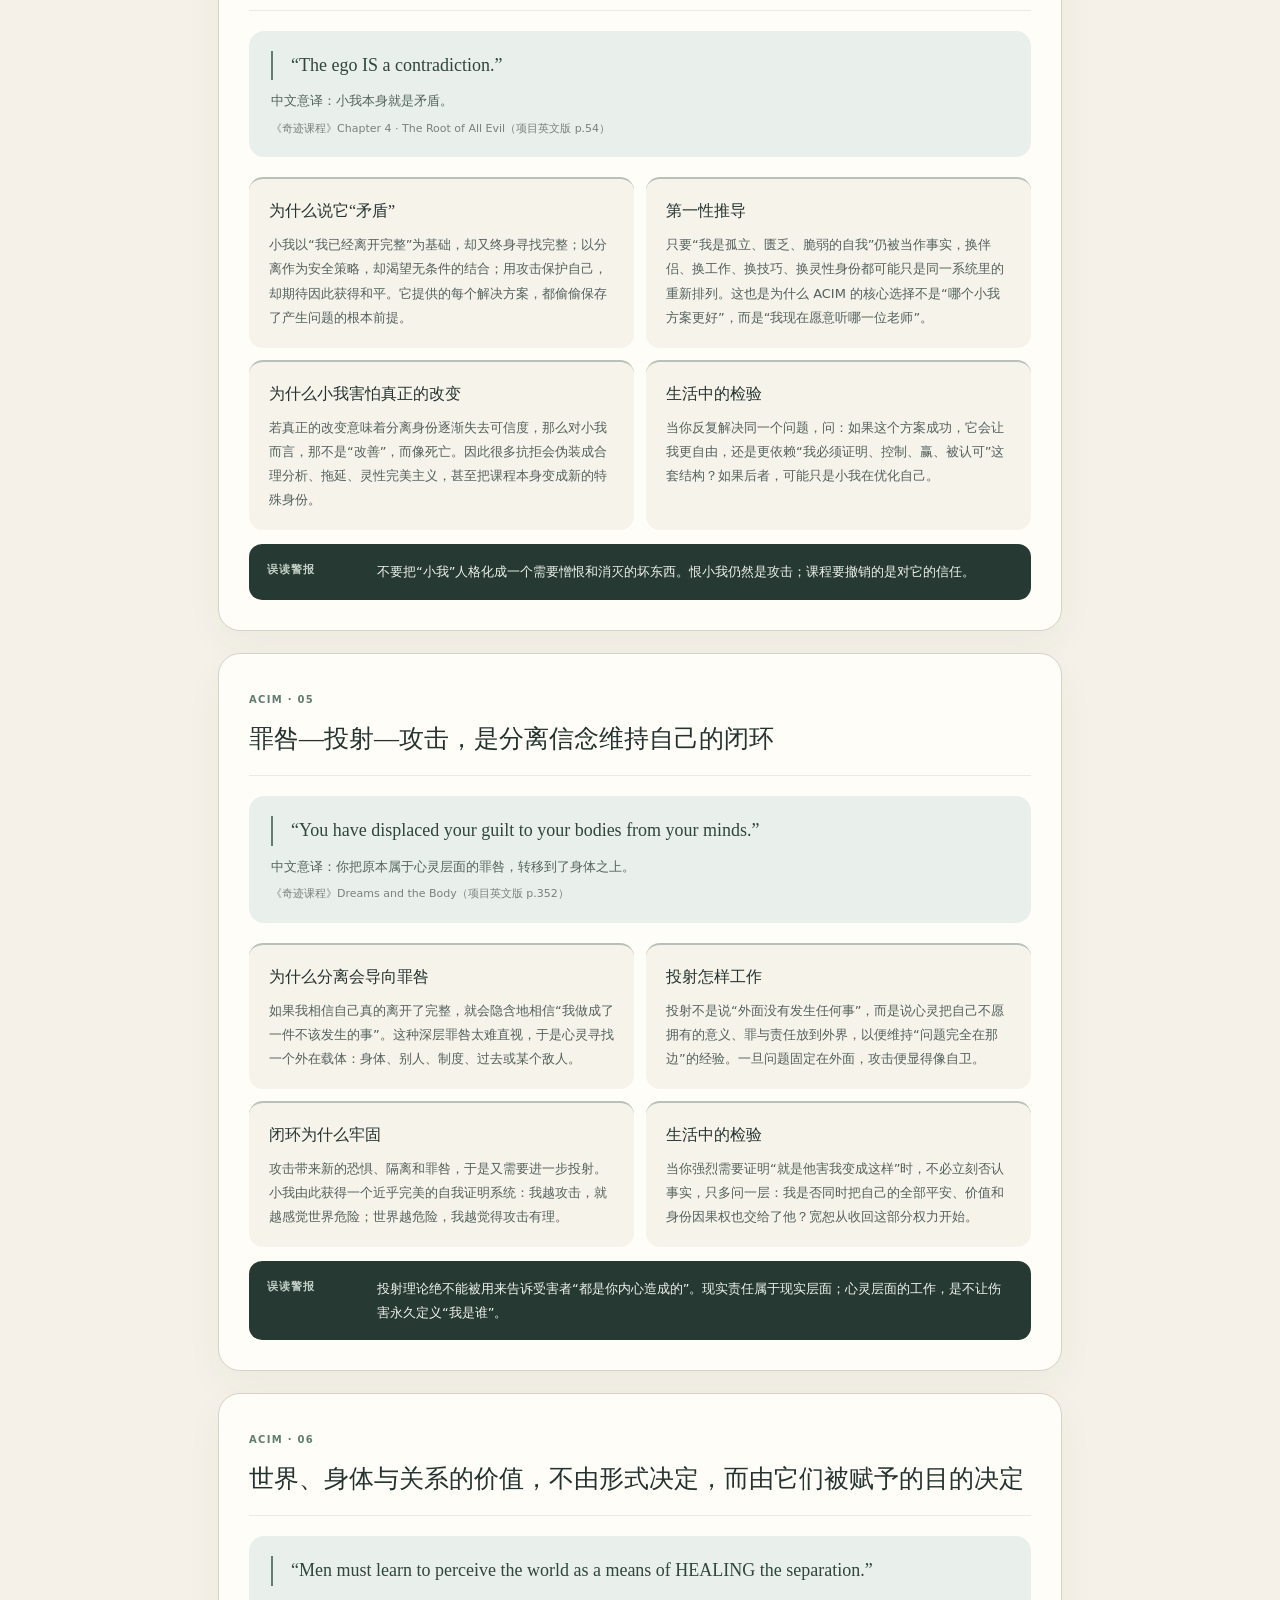
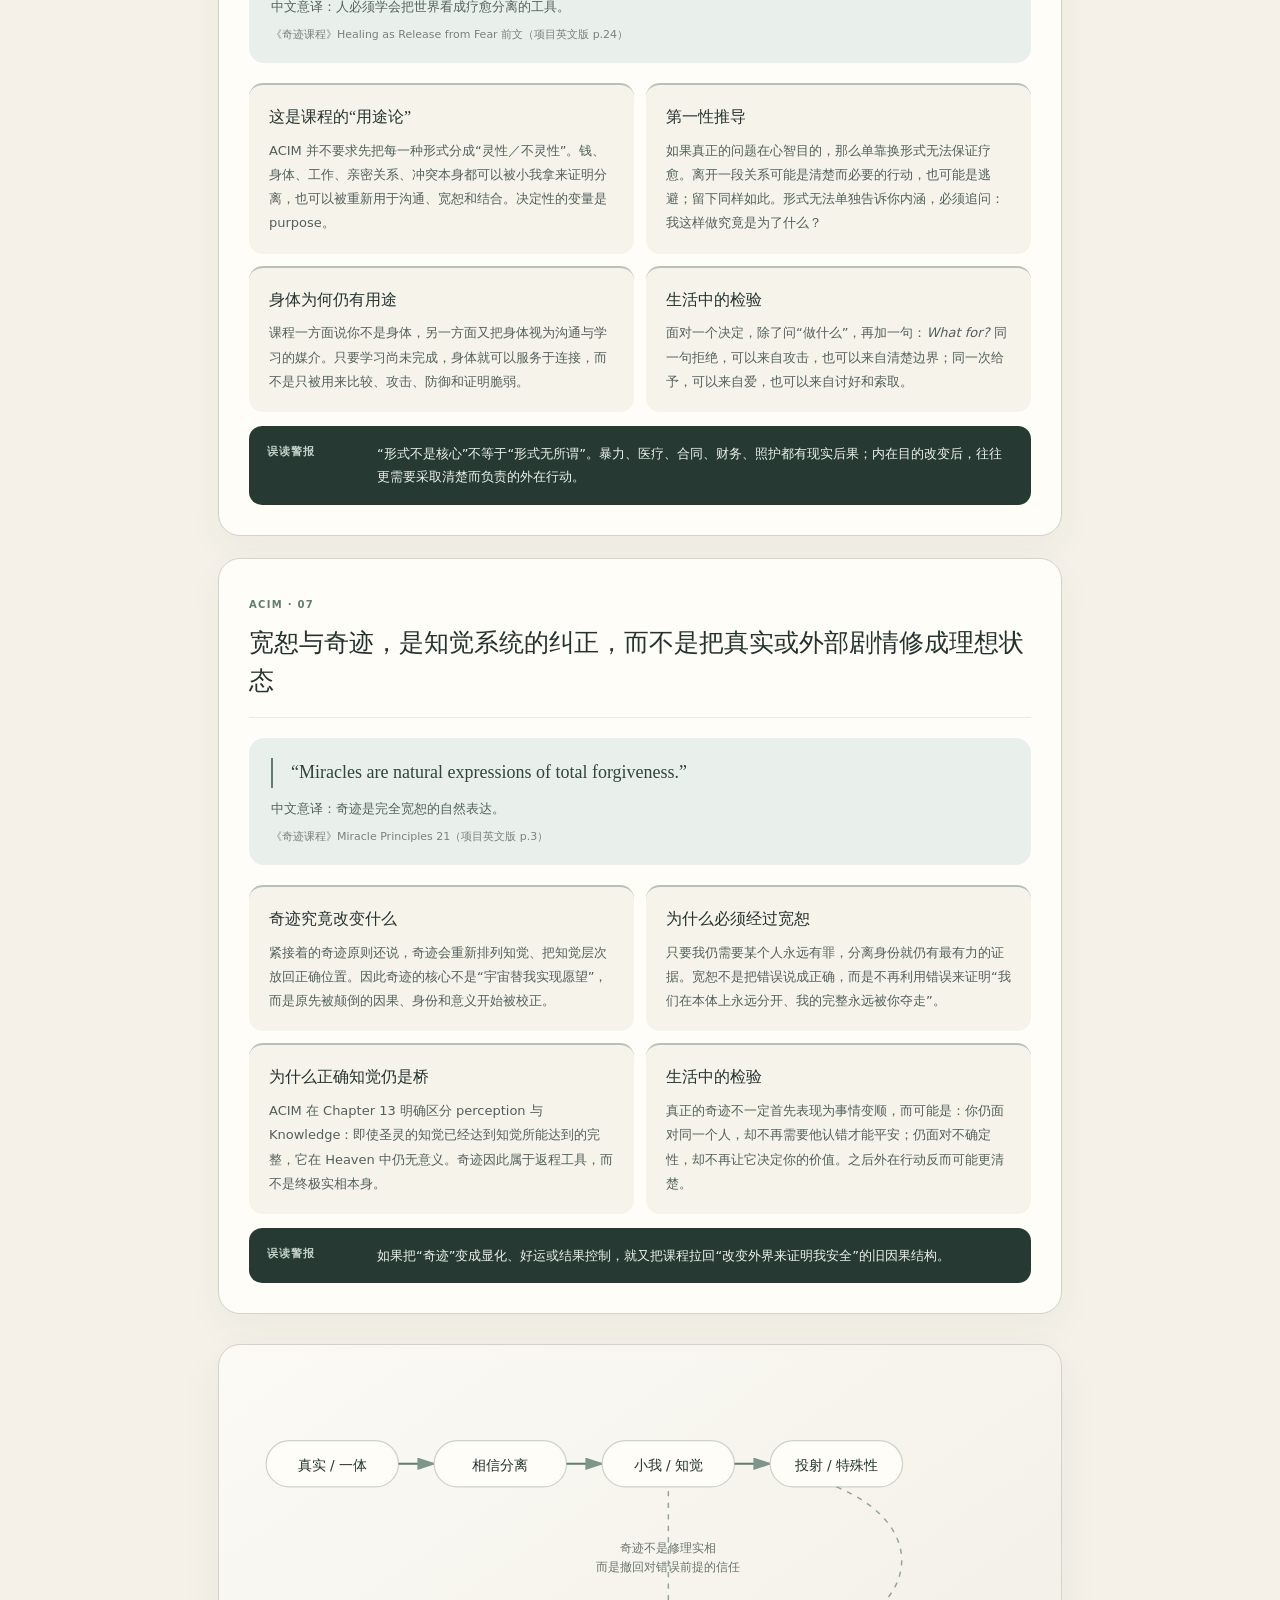
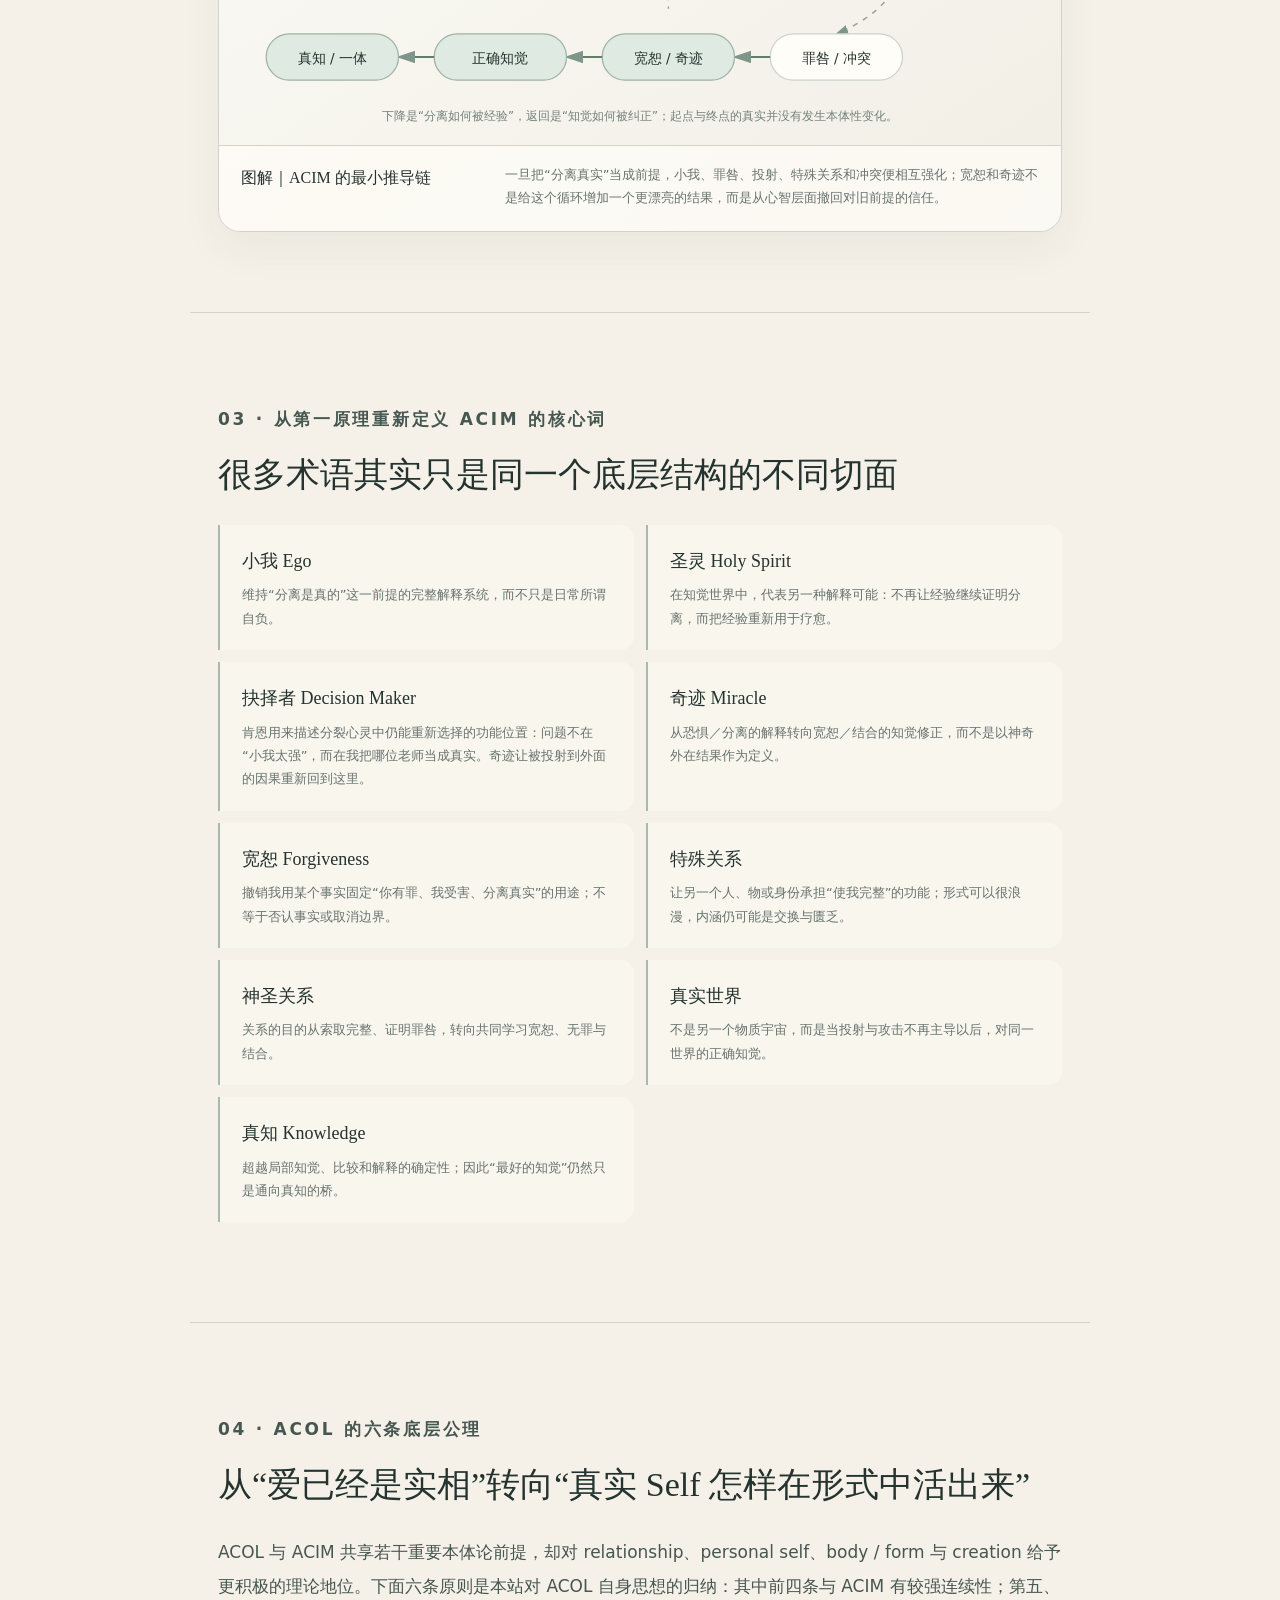
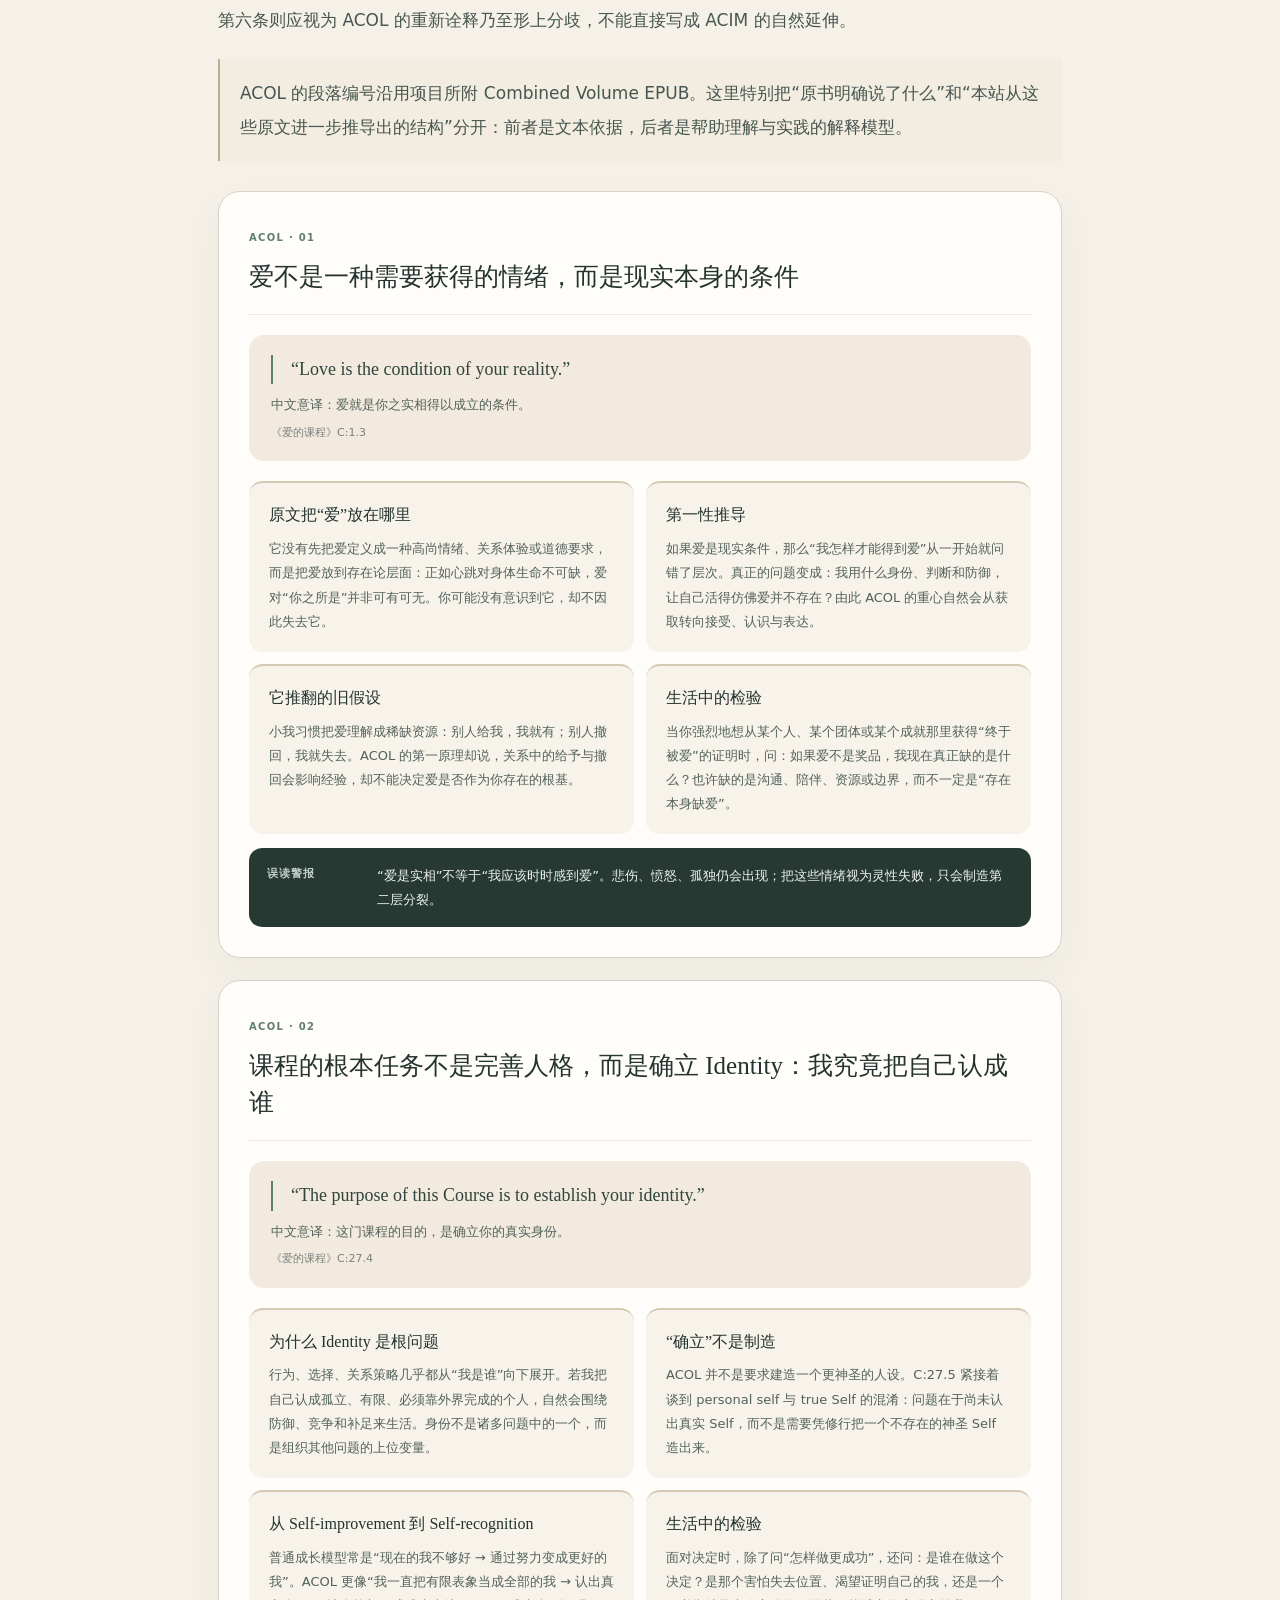
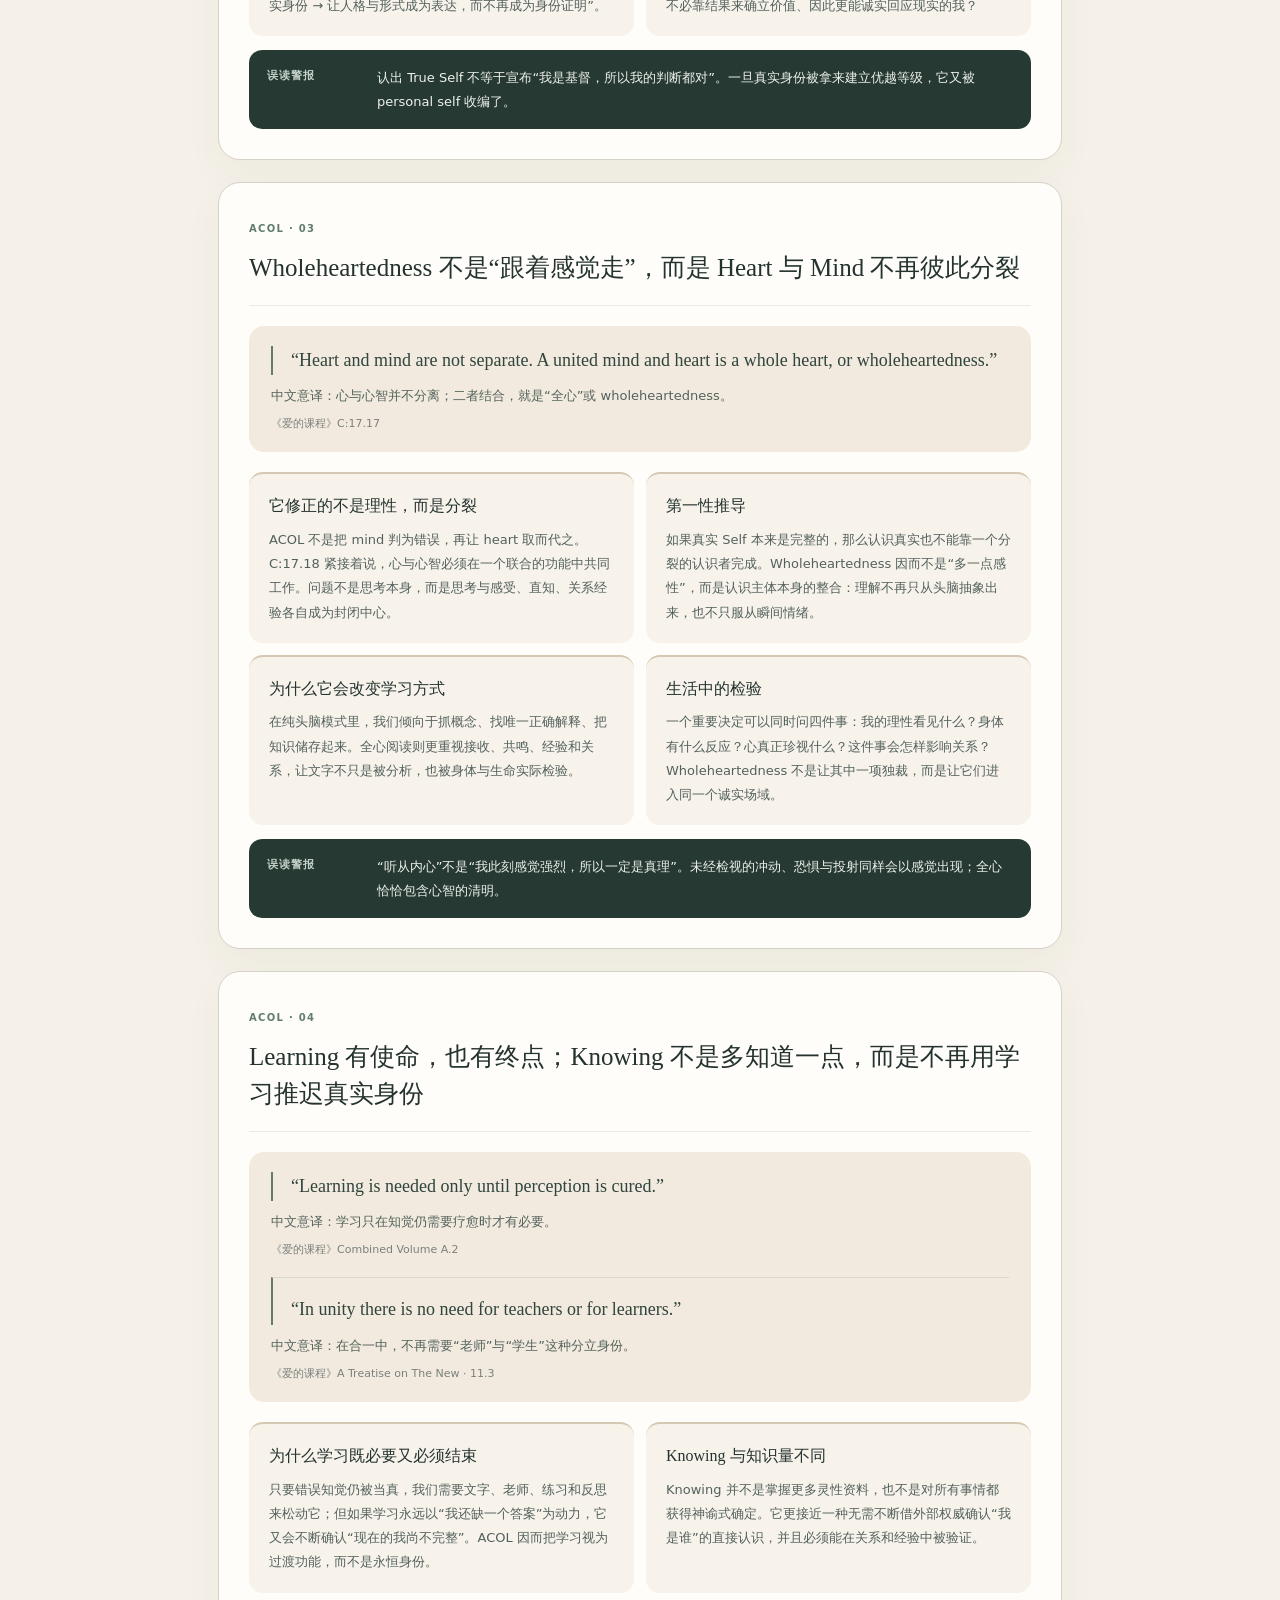
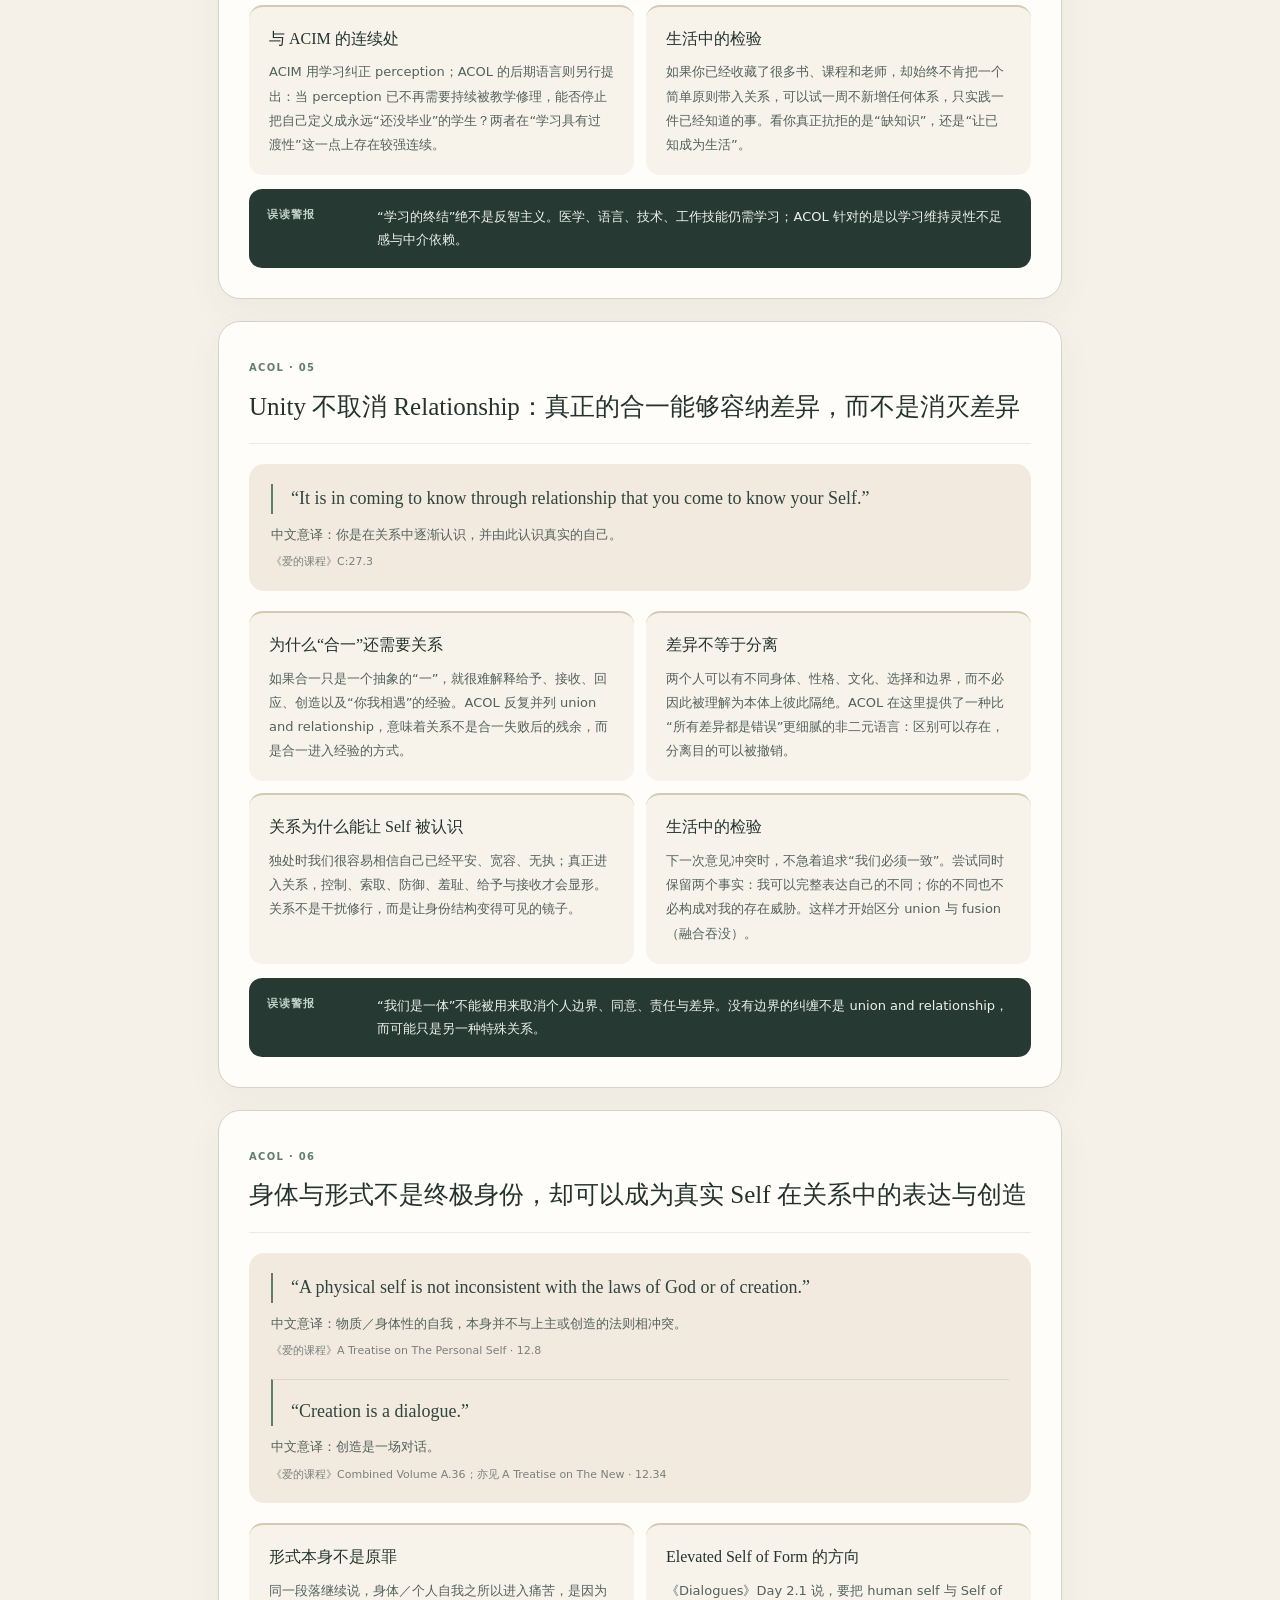
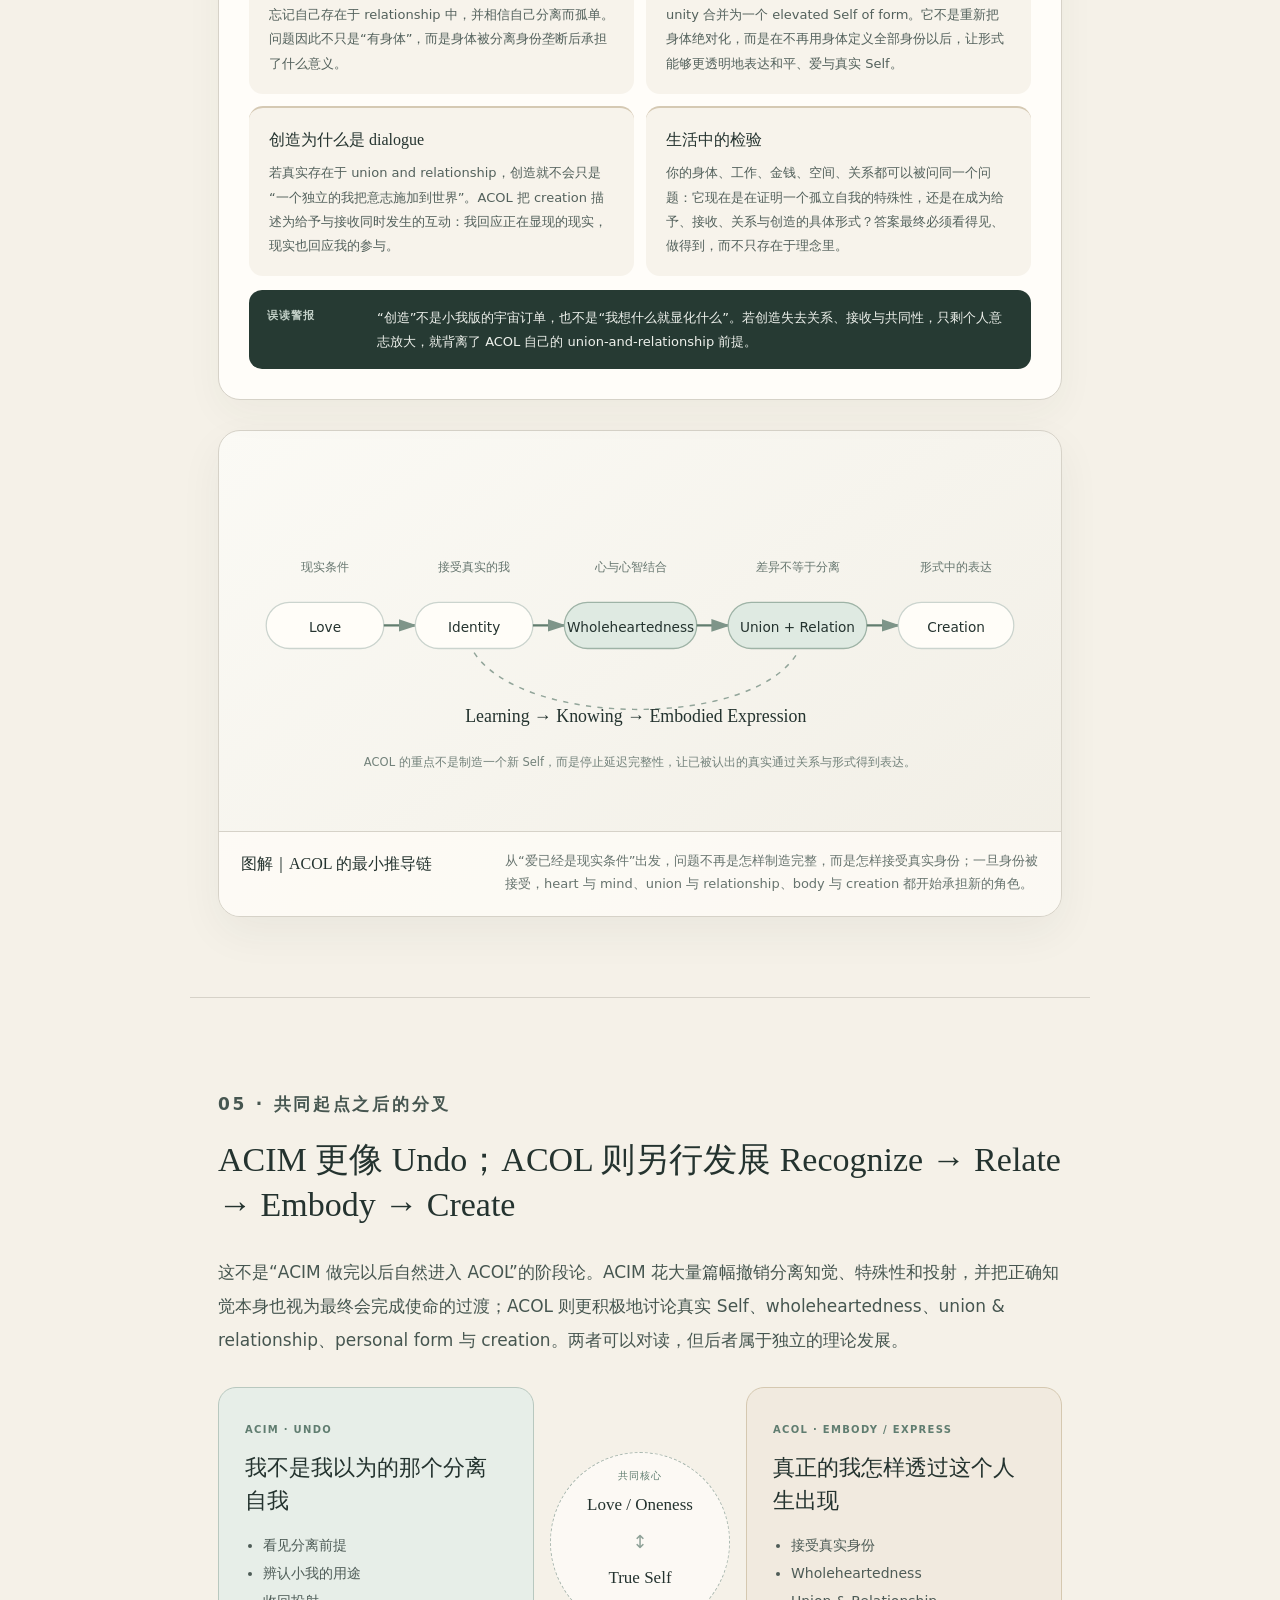
<file: first-principles.html>
<!doctype html>
<html lang="zh-CN">
<head>
  <meta charset="utf-8" />
  <meta name="viewport" content="width=device-width,initial-scale=1" />
  <meta name="description" content="从第一性原理系统解读《奇迹课程》ACIM 与《爱的课程》ACOL：从实相、分离、知觉、身份、宽恕到全心、合一与关系、具身形式和创造。" />
  <title>第一性原理｜系统解读 ACIM × ACOL</title>
  <link rel="stylesheet" href="styles.css" />
</head>
<body>
<header class="site-header">
  <a class="brand" href="index.html"><span class="brand-mark"></span><span>从奇迹到爱</span></a>
  <nav>
    <a href="acim.html">ACIM 深读</a>
    <a href="ken.html">肯恩专栏</a>
    <a href="gary.html">Gary 专栏</a>
    <a href="acol.html">ACOL 深读</a>
    <a href="concepts.html">核心概念</a>
    <a href="integration.html">融合地图</a>
    <a href="first-principles.html" aria-current="page">第一性原理</a><a href="axioms.html">公理体系</a>
    <a href="change.html">改变层次</a>
    <a href="practice.html">生活实修</a>
    <a href="pitfalls.html">修习避坑</a>
    <a href="cases.html">案例库</a>
  </nav>
</header>

<main>
<section class="course-hero fp-hero">
  <p class="eyebrow">FIRST PRINCIPLES · ACIM × ACOL</p>
  <h1>先把两部课程拆到底，<br><em>再看所有概念怎样从底层长出来。</em></h1>
  <p class="article-lead">这里暂时不从章节、老师或术语出发，而先问最底层的三个问题：什么才是真实？如果真实是一体与爱，我们为何经验分离？如果问题来自错误的身份与知觉，真正的改变究竟应该发生在哪里？</p>
  <div class="article-thesis">
    <span>方法说明</span>
    <p>“第一性原理”是本站采用的分析方法，不是 ACIM 或 ACOL 自己使用的术语。我们尽量把两部课程各自不可再约简的核心前提拆出来，再说明哪些结论可以由这些前提推导；原书表述与本站推导会明确区分。</p>
  </div>
</section>

<section class="article-section">
  <p class="eyebrow">01 · 一张底层地图</p>
  <h2>两部课程共同面对的，是同一个根本悖论</h2>
  <p>如果爱、合一与完整才是真实，那么“我与别人分开、我有所匮乏、我会被世界决定、我必须保护自己”的经验从哪里来？ACIM 主要处理这套经验如何由错误知觉与身份认同被维持；ACOL 则另行提出：当错误身份逐渐松开以后，真实身份能否在关系、身体与创造中被积极地接受和表达。两者有共同根基，但后一个问题不能自动当作前一个问题的必然下一步。</p>

  <figure class="explain-visual" data-visual="fp-overview">
    <figcaption>
      <b>图解｜共同根基，两种主要运动</b>
      <span>左侧是 ACIM 更着重的撤销运动：从分离信念回到宽恕与正确知觉；右侧是 ACOL 更着重的表达运动：从真实身份、全心与关系进入具身和创造。它们共享若干底层前提，但不是“前后课程”，更不是一条必然单线。</span>
    </figcaption>
  </figure>

  <div class="fp-rule">
    <b>第一性原则</b>
    <p>若一个解释无法同时说明“为什么会痛苦”“为什么宽恕有用”“为什么关系如此重要”“为什么最后又不需要继续修理真实的 Self”，它还没有触到底层。</p>
  </div>
</section>

<section class="article-section theory-block" id="acim-principles">
  <p class="eyebrow">02 · ACIM 的七条底层公理</p>
  <h2>从“真实不可分裂”一路推导到“奇迹是知觉的修正”</h2>

  <p class="fp-source-legend">阅读方式：每条原理都先给出一段短原文作为“锚点”，再区分<strong>原文在说什么</strong>、<strong>从第一性原理怎样推导</strong>、<strong>它推翻什么旧假设</strong>、<strong>如何在生活中辨认</strong>。英文页码依据本站项目所附 ACIM 英文 PDF，不同版本页码可能不同。</p>

  <div class="fp-principle-stack">
    <article class="fp-principle">
      <header><span>ACIM · 01</span><h3>真实是一体、完整而不可被真正破坏</h3></header>
      <div class="fp-source-quote">
        <blockquote>“Creation cannot be interrupted. The separation is merely a faulty formulation of reality, with no effect at all.”</blockquote>
        <p>中文意译：创造不可能被中断；所谓分离，只是对实相的错误表述，并没有真的改变实相。</p>
        <small>《奇迹课程》Chapter 13 · From Perception to Knowledge · The Role of Healing（项目英文版 p.245）</small>
      </div>
      <div class="fp-analysis-grid">
        <section><b>原文在奠定什么</b><p>这是整套课程最底层的本体论前提：真实若真是上主所创造的完整实相，就不可能被另一个力量切碎。否则“小我”便会拥有与创造同等级的能力，分离也就不再是错误，而会成为第二种真实。</p></section>
        <section><b>第一性推导</b><p>因此，ACIM 的救恩不是“把已经破掉的宇宙修好”，而是撤销我们对破裂的信念。真实不需要疗愈；需要疗愈的是我们对真实的知觉。由此才能理解为何课程不断把重点放在心念、选择、宽恕，而不是重建一个更完美的外部世界。</p></section>
        <section><b>它推翻的旧假设</b><p>小我的根本叙事是：“某件事真的毁了我，所以我必须先修复外界才能恢复完整。”第一原理把因果翻转：事件可以造成现实后果，却没有资格决定你的终极身份。</p></section>
        <section><b>生活中的检验</b><p>遇到失恋、失败、疾病或羞辱时，先分开两件事：<em>发生了什么</em>，以及<em>我让它证明了什么</em>。现实后果仍要处理，但“这证明我残缺、没价值、被上主遗弃”属于第二层解释。</p></section>
      </div>
      <div class="fp-misread"><b>误读警报</b><p>“真实未受损”不是叫人否认痛苦、创伤、医疗或法律事实。它只否定一件事：形式中的伤害能够改变你最深层的存在真相。</p></div>
    </article>

    <article class="fp-principle">
      <header><span>ACIM · 02</span><h3>分离若没有改变真实，知觉就是分离经验展开的方式</h3></header>
      <div class="fp-source-quote">
        <blockquote>“Perception did not exist until the separation had introduced degrees, aspects and intervals.”</blockquote>
        <p>中文意译：直到分离带来程度、局部与间隔之后，知觉才出现。</p>
        <small>《奇迹课程》Conflict and the Ego（项目英文版 p.43）</small>
      </div>
      <div class="fp-analysis-grid">
        <section><b>原文在说什么</b><p>Knowledge 在课程里具有完整、直接、无分割的性质；perception 则意味着一个观察者面对一个被观察对象，并在差异、距离、时间和比较中组织经验。只要还有“我从这里看那个东西”，就已经进入知觉领域。</p></section>
        <section><b>第一性推导</b><p>如果分离的核心经验是“这里有我，那里有你”，那么知觉天然适合承载这种结构。它把连续的完整经验切成主体／客体、过去／未来、好／坏、得／失。于是课程真正训练的不是拥有“更强的知觉”，而是让知觉逐渐不再阻挡真知。</p></section>
        <section><b>为什么正确知觉也不是终点</b><p>圣灵仍然在 perception 的层面工作，只是把它重新排列成有利于结合、无罪与宽恕的形式。课程因此可以一方面重视“看得正确”，另一方面又说最神圣的知觉最终也会消失，因为 Knowledge 并不需要观看和解释。</p></section>
        <section><b>生活中的检验</b><p>当你说“他就是自私”“我就是失败”“这件事一定会毁掉未来”时，试着补上一句：“这是我当前的知觉组织方式。”不是说它一定错，而是让“所见”重新变成可被检视的解释，而不是不可质疑的真知。</p></section>
      </div>
      <div class="fp-misread"><b>误读警报</b><p>“知觉不等于真知”不意味着感官资料、医学检测、合同或事实证据都没价值。ACIM 区分的是认识层次，不是鼓励现实失真。</p></div>
    </article>

    <article class="fp-principle">
      <header><span>ACIM · 03</span><h3>我们经验到的世界，不只是事实集合，也是判断被投射后的意义世界</h3></header>
      <div class="fp-source-quote">
        <blockquote>“The world you see is but a judgment on yourself.”</blockquote>
        <p>中文意译：你所看见的世界，也是你对自己所下判断的外显。</p>
        <small>《奇迹课程》Sin as an Adjustment（项目英文版 p.392）</small>
      </div>
      <div class="fp-analysis-grid">
        <section><b>原文的锋利处</b><p>课程没有把知觉描述成中性的“摄像头”。我先带着关于自己、别人、危险、价值的判断，再从世界中选择证据来确认它。于是“世界是什么”和“我如何看世界”在经验层面纠缠在一起。</p></section>
        <section><b>第一性推导</b><p>如果知觉受思想体系组织，那么改变知觉不能只靠增加新信息，而要看见信息被放进了哪套框架。小我会把模糊的行为读成拒绝，把差异读成威胁，把损失读成自我价值下降；圣灵则重新问：这件事还能被怎样用于宽恕和结合？</p></section>
        <section><b>因果位置的翻转</b><p>日常思维习惯是“世界先定义我，我才有感受”。ACIM 让学习者至少恢复一部分内在因果权：外界可以发生真实事件，但事件并不自动附带“我不值得被爱”“我必须反击”这些意义。</p></section>
        <section><b>生活中的检验</b><p>把一件冲突写成两栏：左栏只写摄像机能拍到的事实；右栏写你的解释。你会很快看见，真正引发强烈情绪的往往不只是事实，而是“这说明了什么”。奇迹的入口就出现在两栏之间。</p></section>
      </div>
      <div class="fp-misread"><b>误读警报</b><p>这不是“所有伤害都是你投射出来的，所以受害者活该”。把投射理论用于责怪受害者，本身就是另一种攻击与层次混淆。</p></div>
    </article>

    <article class="fp-principle">
      <header><span>ACIM · 04</span><h3>小我不是人格缺陷，而是一套建立在不可能前提上的思想体系</h3></header>
      <div class="fp-source-quote">
        <blockquote>“The ego IS a contradiction.”</blockquote>
        <p>中文意译：小我本身就是矛盾。</p>
        <small>《奇迹课程》Chapter 4 · The Root of All Evil（项目英文版 p.54）</small>
      </div>
      <div class="fp-analysis-grid">
        <section><b>为什么说它“矛盾”</b><p>小我以“我已经离开完整”为基础，却又终身寻找完整；以分离作为安全策略，却渴望无条件的结合；用攻击保护自己，却期待因此获得和平。它提供的每个解决方案，都偷偷保存了产生问题的根本前提。</p></section>
        <section><b>第一性推导</b><p>只要“我是孤立、匮乏、脆弱的自我”仍被当作事实，换伴侣、换工作、换技巧、换灵性身份都可能只是同一系统里的重新排列。这也是为什么 ACIM 的核心选择不是“哪个小我方案更好”，而是“我现在愿意听哪一位老师”。</p></section>
        <section><b>为什么小我害怕真正的改变</b><p>若真正的改变意味着分离身份逐渐失去可信度，那么对小我而言，那不是“改善”，而像死亡。因此很多抗拒会伪装成合理分析、拖延、灵性完美主义，甚至把课程本身变成新的特殊身份。</p></section>
        <section><b>生活中的检验</b><p>当你反复解决同一个问题，问：如果这个方案成功，它会让我更自由，还是更依赖“我必须证明、控制、赢、被认可”这套结构？如果后者，可能只是小我在优化自己。</p></section>
      </div>
      <div class="fp-misread"><b>误读警报</b><p>不要把“小我”人格化成一个需要憎恨和消灭的坏东西。恨小我仍然是攻击；课程要撤销的是对它的信任。</p></div>
    </article>

    <article class="fp-principle">
      <header><span>ACIM · 05</span><h3>罪咎—投射—攻击，是分离信念维持自己的闭环</h3></header>
      <div class="fp-source-quote">
        <blockquote>“You have displaced your guilt to your bodies from your minds.”</blockquote>
        <p>中文意译：你把原本属于心灵层面的罪咎，转移到了身体之上。</p>
        <small>《奇迹课程》Dreams and the Body（项目英文版 p.352）</small>
      </div>
      <div class="fp-analysis-grid">
        <section><b>为什么分离会导向罪咎</b><p>如果我相信自己真的离开了完整，就会隐含地相信“我做成了一件不该发生的事”。这种深层罪咎太难直视，于是心灵寻找一个外在载体：身体、别人、制度、过去或某个敌人。</p></section>
        <section><b>投射怎样工作</b><p>投射不是说“外面没有发生任何事”，而是说心灵把自己不愿拥有的意义、罪与责任放到外界，以便维持“问题完全在那边”的经验。一旦问题固定在外面，攻击便显得像自卫。</p></section>
        <section><b>闭环为什么牢固</b><p>攻击带来新的恐惧、隔离和罪咎，于是又需要进一步投射。小我由此获得一个近乎完美的自我证明系统：我越攻击，就越感觉世界危险；世界越危险，我越觉得攻击有理。</p></section>
        <section><b>生活中的检验</b><p>当你强烈需要证明“就是他害我变成这样”时，不必立刻否认事实，只多问一层：我是否同时把自己的全部平安、价值和身份因果权也交给了他？宽恕从收回这部分权力开始。</p></section>
      </div>
      <div class="fp-misread"><b>误读警报</b><p>投射理论绝不能被用来告诉受害者“都是你内心造成的”。现实责任属于现实层面；心灵层面的工作，是不让伤害永久定义“我是谁”。</p></div>
    </article>

    <article class="fp-principle">
      <header><span>ACIM · 06</span><h3>世界、身体与关系的价值，不由形式决定，而由它们被赋予的目的决定</h3></header>
      <div class="fp-source-quote">
        <blockquote>“Men must learn to perceive the world as a means of HEALING the separation.”</blockquote>
        <p>中文意译：人必须学会把世界看成疗愈分离的工具。</p>
        <small>《奇迹课程》Healing as Release from Fear 前文（项目英文版 p.24）</small>
      </div>
      <div class="fp-analysis-grid">
        <section><b>这是课程的“用途论”</b><p>ACIM 并不要求先把每一种形式分成“灵性／不灵性”。钱、身体、工作、亲密关系、冲突本身都可以被小我拿来证明分离，也可以被重新用于沟通、宽恕和结合。决定性的变量是 purpose。</p></section>
        <section><b>第一性推导</b><p>如果真正的问题在心智目的，那么单靠换形式无法保证疗愈。离开一段关系可能是清楚而必要的行动，也可能是逃避；留下同样如此。形式无法单独告诉你内涵，必须追问：我这样做究竟是为了什么？</p></section>
        <section><b>身体为何仍有用途</b><p>课程一方面说你不是身体，另一方面又把身体视为沟通与学习的媒介。只要学习尚未完成，身体就可以服务于连接，而不是只被用来比较、攻击、防御和证明脆弱。</p></section>
        <section><b>生活中的检验</b><p>面对一个决定，除了问“做什么”，再加一句：<em>What for?</em> 同一句拒绝，可以来自攻击，也可以来自清楚边界；同一次给予，可以来自爱，也可以来自讨好和索取。</p></section>
      </div>
      <div class="fp-misread"><b>误读警报</b><p>“形式不是核心”不等于“形式无所谓”。暴力、医疗、合同、财务、照护都有现实后果；内在目的改变后，往往更需要采取清楚而负责的外在行动。</p></div>
    </article>

    <article class="fp-principle">
      <header><span>ACIM · 07</span><h3>宽恕与奇迹，是知觉系统的纠正，而不是把真实或外部剧情修成理想状态</h3></header>
      <div class="fp-source-quote">
        <blockquote>“Miracles are natural expressions of total forgiveness.”</blockquote>
        <p>中文意译：奇迹是完全宽恕的自然表达。</p>
        <small>《奇迹课程》Miracle Principles 21（项目英文版 p.3）</small>
      </div>
      <div class="fp-analysis-grid">
        <section><b>奇迹究竟改变什么</b><p>紧接着的奇迹原则还说，奇迹会重新排列知觉、把知觉层次放回正确位置。因此奇迹的核心不是“宇宙替我实现愿望”，而是原先被颠倒的因果、身份和意义开始被校正。</p></section>
        <section><b>为什么必须经过宽恕</b><p>只要我仍需要某个人永远有罪，分离身份就仍有最有力的证据。宽恕不是把错误说成正确，而是不再利用错误来证明“我们在本体上永远分开、我的完整永远被你夺走”。</p></section>
        <section><b>为什么正确知觉仍是桥</b><p>ACIM 在 Chapter 13 明确区分 perception 与 Knowledge：即使圣灵的知觉已经达到知觉所能达到的完整，它在 Heaven 中仍无意义。奇迹因此属于返程工具，而不是终极实相本身。</p></section>
        <section><b>生活中的检验</b><p>真正的奇迹不一定首先表现为事情变顺，而可能是：你仍面对同一个人，却不再需要他认错才能平安；仍面对不确定性，却不再让它决定你的价值。之后外在行动反而可能更清楚。</p></section>
      </div>
      <div class="fp-misread"><b>误读警报</b><p>如果把“奇迹”变成显化、好运或结果控制，就又把课程拉回“改变外界来证明我安全”的旧因果结构。</p></div>
    </article>
  </div>

  <figure class="explain-visual compact" data-visual="fp-acim-chain">
    <figcaption>
      <b>图解｜ACIM 的最小推导链</b>
      <span>一旦把“分离真实”当成前提，小我、罪咎、投射、特殊关系和冲突便相互强化；宽恕和奇迹不是给这个循环增加一个更漂亮的结果，而是从心智层面撤回对旧前提的信任。</span>
    </figcaption>
  </figure>
</section>

<section class="article-section theory-block">
  <p class="eyebrow">03 · 从第一原理重新定义 ACIM 的核心词</p>
  <h2>很多术语其实只是同一个底层结构的不同切面</h2>

  <div class="fp-definition-grid">
    <article><b>小我 Ego</b><p>维持“分离是真的”这一前提的完整解释系统，而不只是日常所谓自负。</p></article>
    <article><b>圣灵 Holy Spirit</b><p>在知觉世界中，代表另一种解释可能：不再让经验继续证明分离，而把经验重新用于疗愈。</p></article>
    <article><b>抉择者 Decision Maker</b><p>肯恩用来描述分裂心灵中仍能重新选择的功能位置：问题不在“小我太强”，而在我把哪位老师当成真实。奇迹让被投射到外面的因果重新回到这里。</p></article>
    <article><b>奇迹 Miracle</b><p>从恐惧／分离的解释转向宽恕／结合的知觉修正，而不是以神奇外在结果作为定义。</p></article>
    <article><b>宽恕 Forgiveness</b><p>撤销我用某个事实固定“你有罪、我受害、分离真实”的用途；不等于否认事实或取消边界。</p></article>
    <article><b>特殊关系</b><p>让另一个人、物或身份承担“使我完整”的功能；形式可以很浪漫，内涵仍可能是交换与匮乏。</p></article>
    <article><b>神圣关系</b><p>关系的目的从索取完整、证明罪咎，转向共同学习宽恕、无罪与结合。</p></article>
    <article><b>真实世界</b><p>不是另一个物质宇宙，而是当投射与攻击不再主导以后，对同一世界的正确知觉。</p></article>
    <article><b>真知 Knowledge</b><p>超越局部知觉、比较和解释的确定性；因此“最好的知觉”仍然只是通向真知的桥。</p></article>
  </div>
</section>

<section class="article-section theory-block" id="acol-principles">
  <p class="eyebrow">04 · ACOL 的六条底层公理</p>
  <h2>从“爱已经是实相”转向“真实 Self 怎样在形式中活出来”</h2>
  <p>ACOL 与 ACIM 共享若干重要本体论前提，却对 relationship、personal self、body / form 与 creation 给予更积极的理论地位。下面六条原则是本站对 ACOL 自身思想的归纳：其中前四条与 ACIM 有较强连续性；第五、第六条则应视为 ACOL 的重新诠释乃至形上分歧，不能直接写成 ACIM 的自然延伸。</p>

  <p class="fp-source-legend acol">ACOL 的段落编号沿用项目所附 Combined Volume EPUB。这里特别把“原书明确说了什么”和“本站从这些原文进一步推导出的结构”分开：前者是文本依据，后者是帮助理解与实践的解释模型。</p>

  <div class="fp-principle-stack acol">
    <article class="fp-principle">
      <header><span>ACOL · 01</span><h3>爱不是一种需要获得的情绪，而是现实本身的条件</h3></header>
      <div class="fp-source-quote acol">
        <blockquote>“Love is the condition of your reality.”</blockquote>
        <p>中文意译：爱就是你之实相得以成立的条件。</p>
        <small>《爱的课程》C:1.3</small>
      </div>
      <div class="fp-analysis-grid">
        <section><b>原文把“爱”放在哪里</b><p>它没有先把爱定义成一种高尚情绪、关系体验或道德要求，而是把爱放到存在论层面：正如心跳对身体生命不可缺，爱对“你之所是”并非可有可无。你可能没有意识到它，却不因此失去它。</p></section>
        <section><b>第一性推导</b><p>如果爱是现实条件，那么“我怎样才能得到爱”从一开始就问错了层次。真正的问题变成：我用什么身份、判断和防御，让自己活得仿佛爱并不存在？由此 ACOL 的重心自然会从获取转向接受、认识与表达。</p></section>
        <section><b>它推翻的旧假设</b><p>小我习惯把爱理解成稀缺资源：别人给我，我就有；别人撤回，我就失去。ACOL 的第一原理却说，关系中的给予与撤回会影响经验，却不能决定爱是否作为你存在的根基。</p></section>
        <section><b>生活中的检验</b><p>当你强烈地想从某个人、某个团体或某个成就那里获得“终于被爱”的证明时，问：如果爱不是奖品，我现在真正缺的是什么？也许缺的是沟通、陪伴、资源或边界，而不一定是“存在本身缺爱”。</p></section>
      </div>
      <div class="fp-misread"><b>误读警报</b><p>“爱是实相”不等于“我应该时时感到爱”。悲伤、愤怒、孤独仍会出现；把这些情绪视为灵性失败，只会制造第二层分裂。</p></div>
    </article>

    <article class="fp-principle">
      <header><span>ACOL · 02</span><h3>课程的根本任务不是完善人格，而是确立 Identity：我究竟把自己认成谁</h3></header>
      <div class="fp-source-quote acol">
        <blockquote>“The purpose of this Course is to establish your identity.”</blockquote>
        <p>中文意译：这门课程的目的，是确立你的真实身份。</p>
        <small>《爱的课程》C:27.4</small>
      </div>
      <div class="fp-analysis-grid">
        <section><b>为什么 Identity 是根问题</b><p>行为、选择、关系策略几乎都从“我是谁”向下展开。若我把自己认成孤立、有限、必须靠外界完成的个人，自然会围绕防御、竞争和补足来生活。身份不是诸多问题中的一个，而是组织其他问题的上位变量。</p></section>
        <section><b>“确立”不是制造</b><p>ACOL 并不是要求建造一个更神圣的人设。C:27.5 紧接着谈到 personal self 与 true Self 的混淆：问题在于尚未认出真实 Self，而不是需要凭修行把一个不存在的神圣 Self 造出来。</p></section>
        <section><b>从 Self-improvement 到 Self-recognition</b><p>普通成长模型常是“现在的我不够好 → 通过努力变成更好的我”。ACOL 更像“我一直把有限表象当成全部的我 → 认出真实身份 → 让人格与形式成为表达，而不再成为身份证明”。</p></section>
        <section><b>生活中的检验</b><p>面对决定时，除了问“怎样做更成功”，还问：是谁在做这个决定？是那个害怕失去位置、渴望证明自己的我，还是一个不必靠结果来确立价值、因此更能诚实回应现实的我？</p></section>
      </div>
      <div class="fp-misread"><b>误读警报</b><p>认出 True Self 不等于宣布“我是基督，所以我的判断都对”。一旦真实身份被拿来建立优越等级，它又被 personal self 收编了。</p></div>
    </article>

    <article class="fp-principle">
      <header><span>ACOL · 03</span><h3>Wholeheartedness 不是“跟着感觉走”，而是 Heart 与 Mind 不再彼此分裂</h3></header>
      <div class="fp-source-quote acol">
        <blockquote>“Heart and mind are not separate. A united mind and heart is a whole heart, or wholeheartedness.”</blockquote>
        <p>中文意译：心与心智并不分离；二者结合，就是“全心”或 wholeheartedness。</p>
        <small>《爱的课程》C:17.17</small>
      </div>
      <div class="fp-analysis-grid">
        <section><b>它修正的不是理性，而是分裂</b><p>ACOL 不是把 mind 判为错误，再让 heart 取而代之。C:17.18 紧接着说，心与心智必须在一个联合的功能中共同工作。问题不是思考本身，而是思考与感受、直知、关系经验各自成为封闭中心。</p></section>
        <section><b>第一性推导</b><p>如果真实 Self 本来是完整的，那么认识真实也不能靠一个分裂的认识者完成。Wholeheartedness 因而不是“多一点感性”，而是认识主体本身的整合：理解不再只从头脑抽象出来，也不只服从瞬间情绪。</p></section>
        <section><b>为什么它会改变学习方式</b><p>在纯头脑模式里，我们倾向于抓概念、找唯一正确解释、把知识储存起来。全心阅读则更重视接收、共鸣、经验和关系，让文字不只是被分析，也被身体与生命实际检验。</p></section>
        <section><b>生活中的检验</b><p>一个重要决定可以同时问四件事：我的理性看见什么？身体有什么反应？心真正珍视什么？这件事会怎样影响关系？Wholeheartedness 不是让其中一项独裁，而是让它们进入同一个诚实场域。</p></section>
      </div>
      <div class="fp-misread"><b>误读警报</b><p>“听从内心”不是“我此刻感觉强烈，所以一定是真理”。未经检视的冲动、恐惧与投射同样会以感觉出现；全心恰恰包含心智的清明。</p></div>
    </article>

    <article class="fp-principle">
      <header><span>ACOL · 04</span><h3>Learning 有使命，也有终点；Knowing 不是多知道一点，而是不再用学习推迟真实身份</h3></header>
      <div class="fp-source-quote acol">
        <blockquote>“Learning is needed only until perception is cured.”</blockquote>
        <p>中文意译：学习只在知觉仍需要疗愈时才有必要。</p>
        <small>《爱的课程》Combined Volume A.2</small>
        <blockquote>“In unity there is no need for teachers or for learners.”</blockquote>
        <p>中文意译：在合一中，不再需要“老师”与“学生”这种分立身份。</p>
        <small>《爱的课程》A Treatise on The New · 11.3</small>
      </div>
      <div class="fp-analysis-grid">
        <section><b>为什么学习既必要又必须结束</b><p>只要错误知觉仍被当真，我们需要文字、老师、练习和反思来松动它；但如果学习永远以“我还缺一个答案”为动力，它又会不断确认“现在的我尚不完整”。ACOL 因而把学习视为过渡功能，而不是永恒身份。</p></section>
        <section><b>Knowing 与知识量不同</b><p>Knowing 并不是掌握更多灵性资料，也不是对所有事情都获得神谕式确定。它更接近一种无需不断借外部权威确认“我是谁”的直接认识，并且必须能在关系和经验中被验证。</p></section>
        <section><b>与 ACIM 的连续处</b><p>ACIM 用学习纠正 perception；ACOL 的后期语言则另行提出：当 perception 已不再需要持续被教学修理，能否停止把自己定义成永远“还没毕业”的学生？两者在“学习具有过渡性”这一点上存在较强连续。</p></section>
        <section><b>生活中的检验</b><p>如果你已经收藏了很多书、课程和老师，却始终不肯把一个简单原则带入关系，可以试一周不新增任何体系，只实践一件已经知道的事。看你真正抗拒的是“缺知识”，还是“让已知成为生活”。</p></section>
      </div>
      <div class="fp-misread"><b>误读警报</b><p>“学习的终结”绝不是反智主义。医学、语言、技术、工作技能仍需学习；ACOL 针对的是以学习维持灵性不足感与中介依赖。</p></div>
    </article>

    <article class="fp-principle">
      <header><span>ACOL · 05</span><h3>Unity 不取消 Relationship：真正的合一能够容纳差异，而不是消灭差异</h3></header>
      <div class="fp-source-quote acol">
        <blockquote>“It is in coming to know through relationship that you come to know your Self.”</blockquote>
        <p>中文意译：你是在关系中逐渐认识，并由此认识真实的自己。</p>
        <small>《爱的课程》C:27.3</small>
      </div>
      <div class="fp-analysis-grid">
        <section><b>为什么“合一”还需要关系</b><p>如果合一只是一个抽象的“一”，就很难解释给予、接收、回应、创造以及“你我相遇”的经验。ACOL 反复并列 union and relationship，意味着关系不是合一失败后的残余，而是合一进入经验的方式。</p></section>
        <section><b>差异不等于分离</b><p>两个人可以有不同身体、性格、文化、选择和边界，而不必因此被理解为本体上彼此隔绝。ACOL 在这里提供了一种比“所有差异都是错误”更细腻的非二元语言：区别可以存在，分离目的可以被撤销。</p></section>
        <section><b>关系为什么能让 Self 被认识</b><p>独处时我们很容易相信自己已经平安、宽容、无执；真正进入关系，控制、索取、防御、羞耻、给予与接收才会显形。关系不是干扰修行，而是让身份结构变得可见的镜子。</p></section>
        <section><b>生活中的检验</b><p>下一次意见冲突时，不急着追求“我们必须一致”。尝试同时保留两个事实：我可以完整表达自己的不同；你的不同也不必构成对我的存在威胁。这样才开始区分 union 与 fusion（融合吞没）。</p></section>
      </div>
      <div class="fp-misread"><b>误读警报</b><p>“我们是一体”不能被用来取消个人边界、同意、责任与差异。没有边界的纠缠不是 union and relationship，而可能只是另一种特殊关系。</p></div>
    </article>

    <article class="fp-principle">
      <header><span>ACOL · 06</span><h3>身体与形式不是终极身份，却可以成为真实 Self 在关系中的表达与创造</h3></header>
      <div class="fp-source-quote acol">
        <blockquote>“A physical self is not inconsistent with the laws of God or of creation.”</blockquote>
        <p>中文意译：物质／身体性的自我，本身并不与上主或创造的法则相冲突。</p>
        <small>《爱的课程》A Treatise on The Personal Self · 12.8</small>
        <blockquote>“Creation is a dialogue.”</blockquote>
        <p>中文意译：创造是一场对话。</p>
        <small>《爱的课程》Combined Volume A.36；亦见 A Treatise on The New · 12.34</small>
      </div>
      <div class="fp-analysis-grid">
        <section><b>形式本身不是原罪</b><p>同一段落继续说，身体／个人自我之所以进入痛苦，是因为忘记自己存在于 relationship 中，并相信自己分离而孤单。问题因此不只是“有身体”，而是身体被分离身份垄断后承担了什么意义。</p></section>
        <section><b>Elevated Self of Form 的方向</b><p>《Dialogues》Day 2.1 说，要把 human self 与 Self of unity 合并为一个 elevated Self of form。它不是重新把身体绝对化，而是在不再用身体定义全部身份以后，让形式能够更透明地表达和平、爱与真实 Self。</p></section>
        <section><b>创造为什么是 dialogue</b><p>若真实存在于 union and relationship，创造就不会只是“一个独立的我把意志施加到世界”。ACOL 把 creation 描述为给予与接收同时发生的互动：我回应正在显现的现实，现实也回应我的参与。</p></section>
        <section><b>生活中的检验</b><p>你的身体、工作、金钱、空间、关系都可以被问同一个问题：它现在是在证明一个孤立自我的特殊性，还是在成为给予、接收、关系与创造的具体形式？答案最终必须看得见、做得到，而不只存在于理念里。</p></section>
      </div>
      <div class="fp-misread"><b>误读警报</b><p>“创造”不是小我版的宇宙订单，也不是“我想什么就显化什么”。若创造失去关系、接收与共同性，只剩个人意志放大，就背离了 ACOL 自己的 union-and-relationship 前提。</p></div>
    </article>
  </div>

  <figure class="explain-visual compact" data-visual="fp-acol-chain">
    <figcaption>
      <b>图解｜ACOL 的最小推导链</b>
      <span>从“爱已经是现实条件”出发，问题不再是怎样制造完整，而是怎样接受真实身份；一旦身份被接受，heart 与 mind、union 与 relationship、body 与 creation 都开始承担新的角色。</span>
    </figcaption>
  </figure>
</section>

<section class="article-section theory-block">
  <p class="eyebrow">05 · 共同起点之后的分叉</p>
  <h2>ACIM 更像 Undo；ACOL 则另行发展 Recognize → Relate → Embody → Create</h2>
  <p>这不是“ACIM 做完以后自然进入 ACOL”的阶段论。ACIM 花大量篇幅撤销分离知觉、特殊性和投射，并把正确知觉本身也视为最终会完成使命的过渡；ACOL 则更积极地讨论真实 Self、wholeheartedness、union & relationship、personal form 与 creation。两者可以对读，但后者属于独立的理论发展。</p>

  <div class="fp-dual-grid">
    <article class="acim-side">
      <span>ACIM · UNDO</span>
      <h3>我不是我以为的那个分离自我</h3>
      <ul>
        <li>看见分离前提</li>
        <li>辨认小我的用途</li>
        <li>收回投射</li>
        <li>宽恕与奇迹</li>
        <li>从知觉走向真知</li>
      </ul>
    </article>
    <div class="fp-dual-center">
      <small>共同核心</small>
      <b>Love / Oneness</b>
      <i>↕</i>
      <b>True Self</b>
      <span>真实从未需要被修理</span>
    </div>
    <article class="acol-side">
      <span>ACOL · EMBODY / EXPRESS</span>
      <h3>真正的我怎样透过这个人生出现</h3>
      <ul>
        <li>接受真实身份</li>
        <li>Wholeheartedness</li>
        <li>Union & Relationship</li>
        <li>Knowing</li>
        <li>Form / Creation</li>
      </ul>
    </article>
  </div>

  <figure class="explain-visual compact" data-visual="fp-u-path">
    <figcaption>
      <b>图解｜共同经过“纠正知觉”之后，ACIM 与 ACOL 出现不同理论方向</b>
      <span>ACIM 严格路线继续走向真实世界、知觉终结与 Knowledge；ACOL 则从真实身份继续展开 relationship、embodiment 与 creation。这里刻意画成分叉，而不是“ACIM → ACOL”的单线升级。</span>
    </figcaption>
  </figure>
</section>

<section class="article-section theory-block">
  <p class="eyebrow">06 · 四组看似矛盾，其实是层次不同</p>
  <h2>第一性原理能帮助我们避开最常见的“二选一”误读</h2>

  <div class="fp-paradox-grid">
    <article>
      <span>身体</span>
      <h3>“我不是身体” vs “具身的 Self”</h3>
      <p><b>ACIM：</b>解除 identity = body 的错误认同。<br><b>ACOL：</b>当身体不再定义我以后，身体能否成为真实 Self 的表达媒介？</p>
      <small>共同点是身体不等于终极 Self；分歧在于：肯恩式 ACIM 只需说“身体可被重新使用”，ACOL 则进一步赋予 personal form 积极表达 Self 的地位。</small>
    </article>
    <article>
      <span>学习</span>
      <h3>“必须训练心智” vs “学习的终结”</h3>
      <p><b>ACIM：</b>错误知觉需要训练和修正。<br><b>ACOL：</b>学习完成使命后，不再用“我还不知道”无限推迟真实身份。</p>
      <small>Learning 可以是桥，却不必变成永久身份。</small>
    </article>
    <article>
      <span>关系</span>
      <h3>“特殊关系有问题” vs “关系是核心”</h3>
      <p><b>ACIM：</b>问题在特殊目的——你必须完成我。<br><b>ACOL：</b>目的被净化后，relationship 可以成为认识与表达合一的场域。</p>
      <small>ACIM 强调关系作为宽恕课堂，真正疗愈发生在心灵重新选择教师；ACOL 则进一步让 relationship 具有认识 Self 的积极地位。</small>
    </article>
    <article>
      <span>世界</span>
      <h3>“世界是课堂” vs “形式中的创造”</h3>
      <p><b>ACIM：</b>世界被重新用于宽恕和疗愈分离。<br><b>ACOL：</b>当旧目的松开以后，关系与形式可以进一步承载真实的给予与创造。</p>
      <small>两书都不会把小我的世界直接神圣化；但 ACIM 最终超越知觉世界，ACOL 对形式与创造的积极评价则构成需要单独辨析的主张。</small>
    </article>
  </div>
</section>

<section class="article-section theory-block">
  <p class="eyebrow">07 · 底层辨识器</p>
  <h2>把一个现实问题一路往下问，直到碰到身份与目的</h2>
  <p>下面的互动案例不会替你做决定。它只是示范第一性原理的使用方式：先承认表层问题，再追问它依赖了什么隐含前提；然后分别用 ACIM 的“撤销错误用途”和 ACOL 的“从完整进入关系与形式”来重新组织下一步。</p>

  <div class="fp-tabs" id="fpScenarioTabs">
    <button class="fp-tab active" data-fp-scenario="relationship">亲密关系</button>
    <button class="fp-tab" data-fp-scenario="work">工作与价值</button>
    <button class="fp-tab" data-fp-scenario="money">金钱与安全</button>
    <button class="fp-tab" data-fp-scenario="body">身体与身份</button>
    <button class="fp-tab" data-fp-scenario="spiritual">灵性学习</button>
  </div>
  <div class="fp-scenario-panel" id="fpScenarioPanel" aria-live="polite"></div>
</section>

<section class="article-section theory-block">
  <p class="eyebrow">08 · 一套每天可用的四问</p>
  <h2>从事实，到解释，再到真实身份与现实行动</h2>

  <div class="fp-four-questions">
    <article>
      <span>01 · FACT</span>
      <h3>事实是什么？</h3>
      <p>如果摄像机在场，它实际能拍到什么？先把事件和“他不尊重我／我失败了／我不安全”的解释分开。</p>
    </article>
    <article>
      <span>02 · MEANING</span>
      <h3>我赋予它什么意义？</h3>
      <p>它在我心里证明了什么？不被爱、没价值、会失去控制、没人保护我，还是必须有人有罪？这是 ACIM 最重要的入口。</p>
    </article>
    <article>
      <span>03 · IDENTITY</span>
      <h3>如果它不再负责定义我呢？</h3>
      <p>当事件不再拥有决定“我是谁”的权力，原问题会怎样变化？这里开始触及宽恕、奇迹与身份松动。</p>
    </article>
    <article>
      <span>04 · EXPRESSION</span>
      <h3>如果从完整出发，下一步怎样进入形式？</h3>
      <p>不是停在“我想通了”。可能是道歉、设边界、看医生、做预算、结束合作、继续留下、休息或创造。形式没有统一答案。</p>
    </article>
  </div>

  <div class="fp-practice-line">
    <b>一句话版</b>
    <p>事实 → 我赋予的意义 → 我把自己认成谁 → 如果完整已经成立，我现在怎样行动？</p>
  </div>
</section>

<section class="article-section theory-block">
  <p class="eyebrow">09 · 三个边界</p>
  <h2>第一性原理解读不能变成新的“正确答案机器”</h2>
  <div class="fp-boundary-grid">
    <article><b>不要把推导当作原文</b><p>例如“ACIM = Undo、ACOL = Express”是本站帮助理解整体运动的压缩模型，不是两部课程共同给出的正式定义。</p></article>
    <article><b>不要用形上学取消现实</b><p>“问题在心里”不等于不看医生、不报警、不做预算、不谈边界。真实身份与现实责任可以同时被看见。</p></article>
    <article><b>不要让第一性原理变成新的优越感</b><p>如果“我看得更底层”最终只是让我们更会判断别人没懂，那么分析本身已经被特殊性重新接管。</p></article>
  </div>
</section>

<section class="article-section source-box">
  <p class="eyebrow">原书与本站推导的边界</p>
  <h2>本页的使用方式：先抓底层结构，再回原书核对</h2>
  <p><b>ACIM 原文依据：</b>本页主要围绕《奇迹课程》中 “From Perception to Knowledge”、Miracle Principles、特殊关系／神圣关系、身体作为学习工具、世界作为疗愈分离的场域等原文脉络组织。课程明确区分 perception 与 knowledge，并把分离描述为未改变真实创造的错误表述；奇迹原则也把奇迹与完全宽恕直接联系起来。</p>
  <p><b>ACOL 原文依据：</b>本页沿用《爱的课程》贯穿全书的核心术语：Love、Identity、Wholeheartedness、Union & Relationship、Knowing、Body / Form、Elevated Self of Form、Creation。中文的“六条底层公理”和阶段关系是本站的系统化归纳，不是原书现成的章节列表。</p>
  <p class="source-note">阅读建议：先用本页建立“为什么这些概念彼此相连”的骨架，再分别回到 ACIM 深读、ACOL 深读和核心概念库。若某个推导与原文阅读发生张力，应以原书为最终校准，而不是维护本站模型。</p>
  <div class="hero-actions">
    <a class="button primary" href="axioms.html">进入公理化理论体系</a>
    <a class="button ghost" href="acim.html">回到 ACIM 深读</a>
    <a class="button ghost" href="acol.html">进入 ACOL 深读</a>
    <a class="button ghost" href="concepts.html">查核心概念</a>
  </div>
</section>
</main>

<footer>
  <p>从奇迹到爱 · 第一性原理</p>
  <p>不是把人生修成完美，而是看见：真实从未破损；需要被撤销的是我们对真实的误认，需要被活出的则是已经存在的爱。</p>
</footer>

<script src="first-principles.js"></script>
<script src="visuals.js"></script>
</body>
</html>
</file>
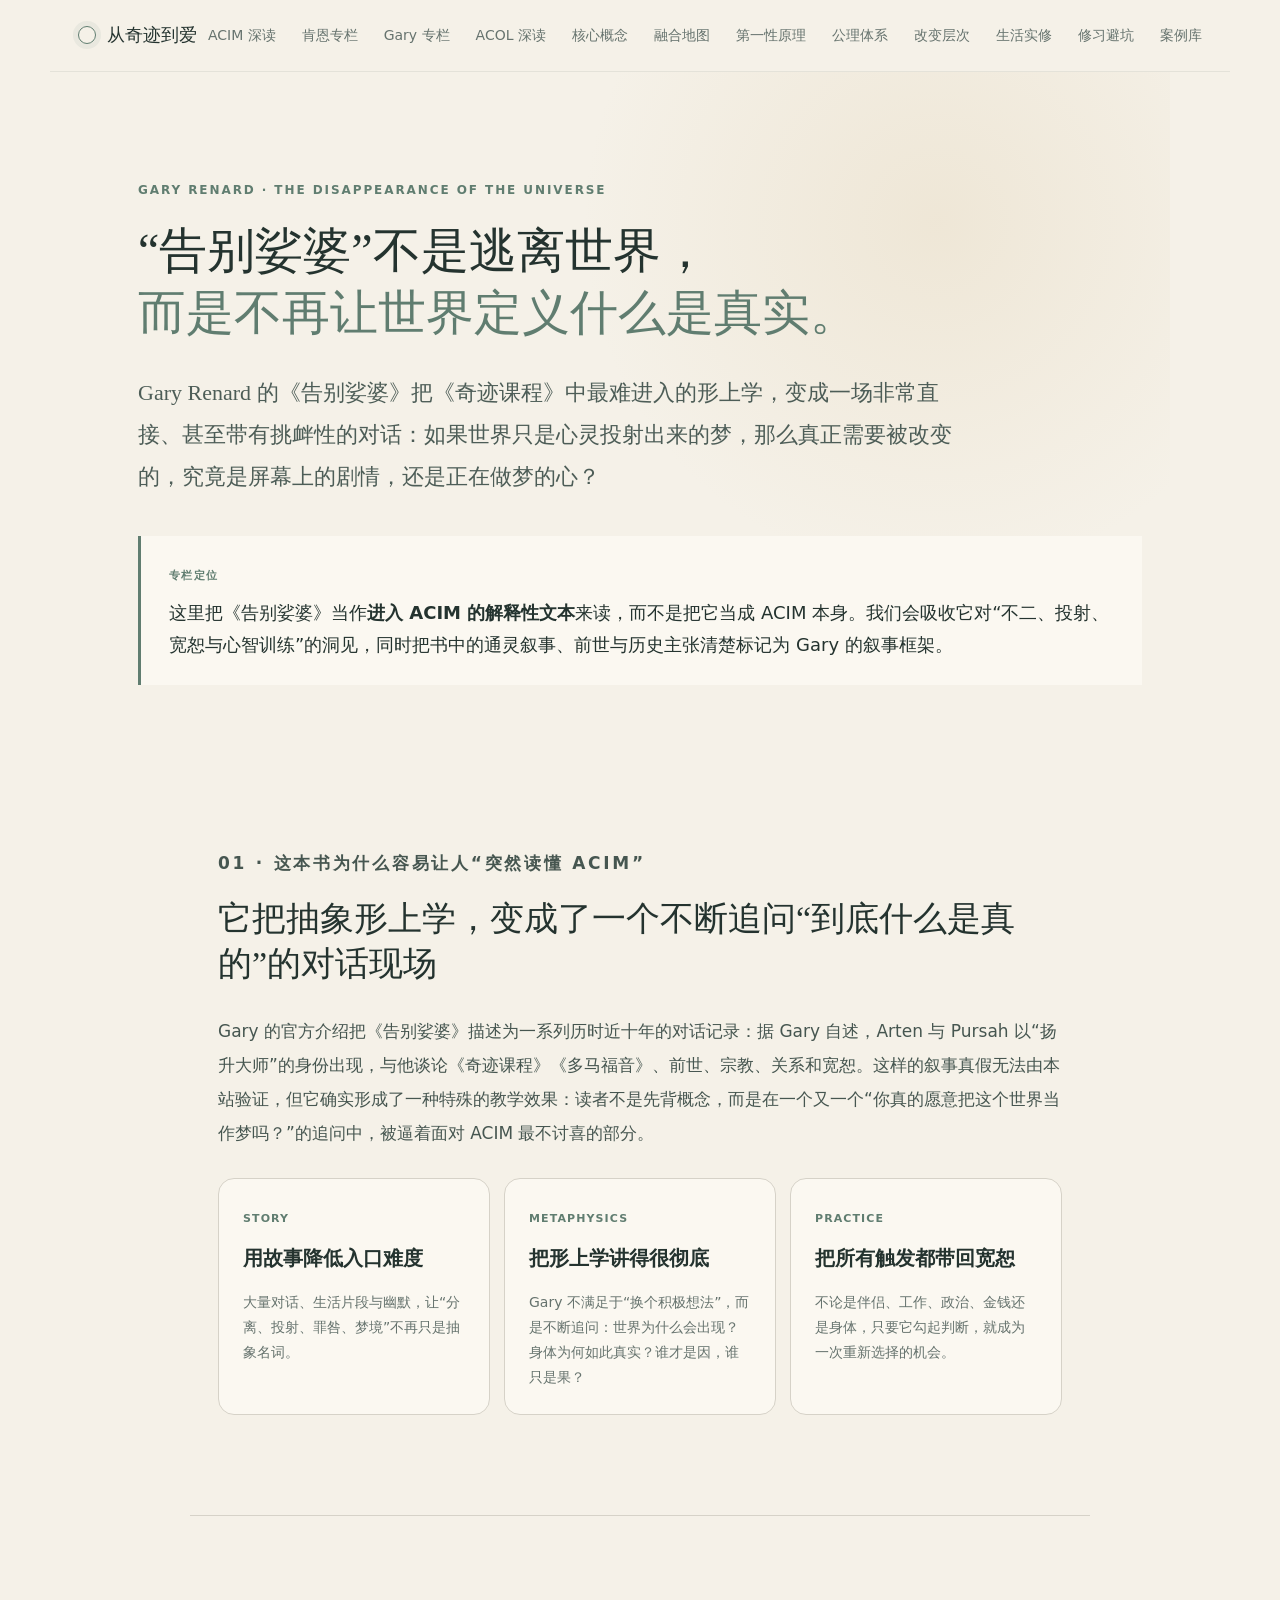
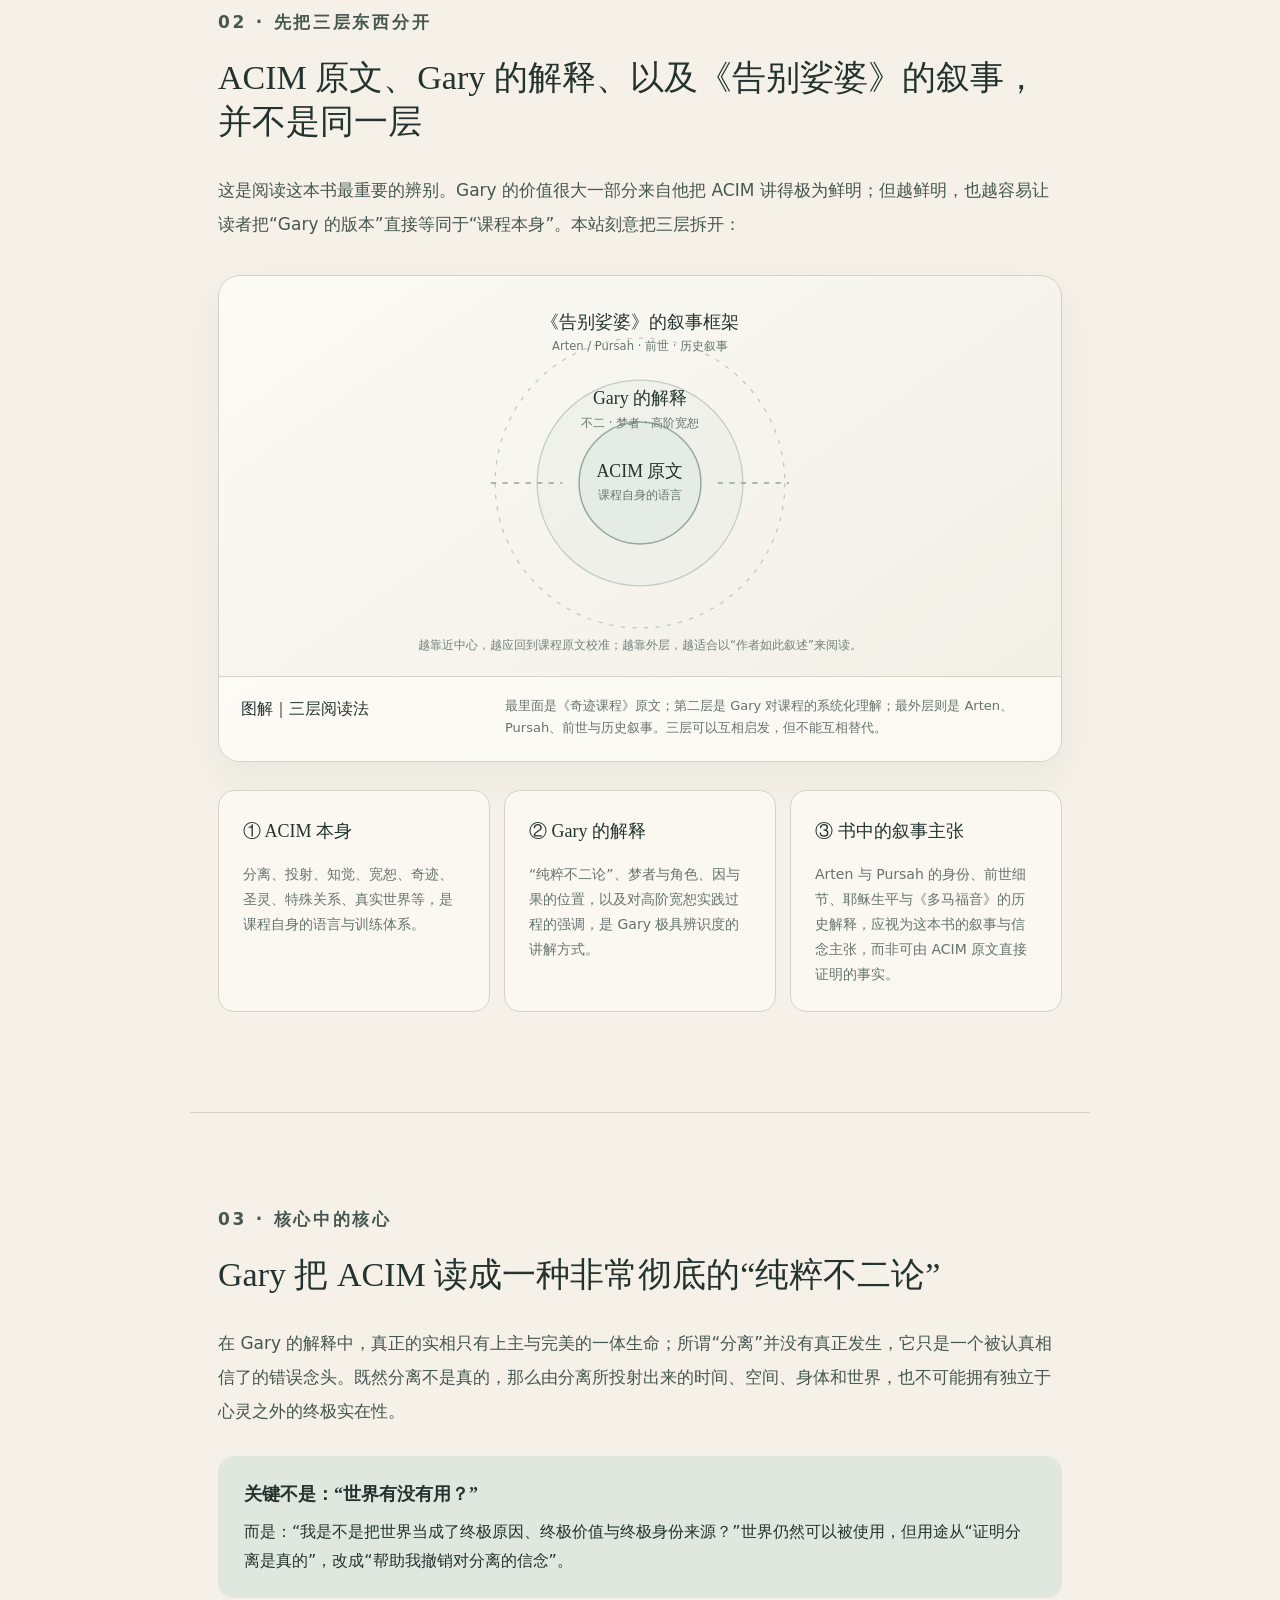
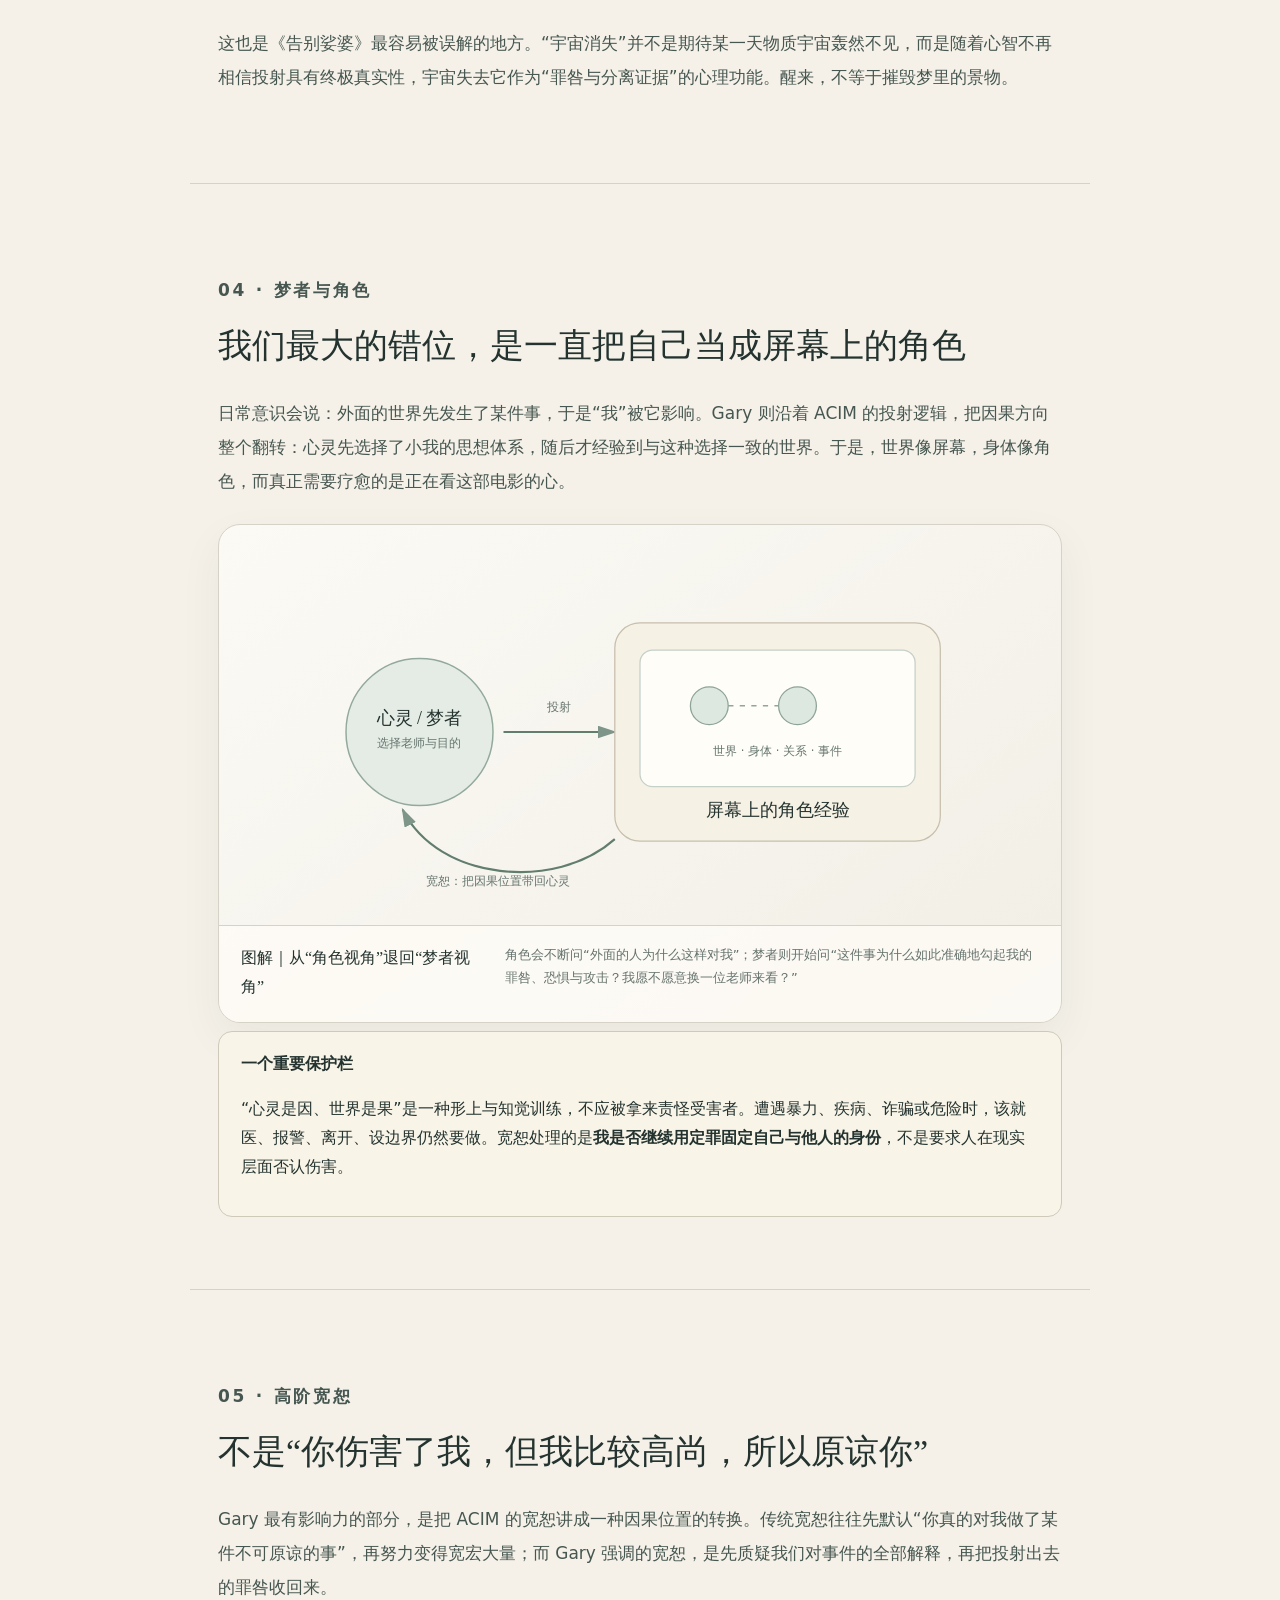
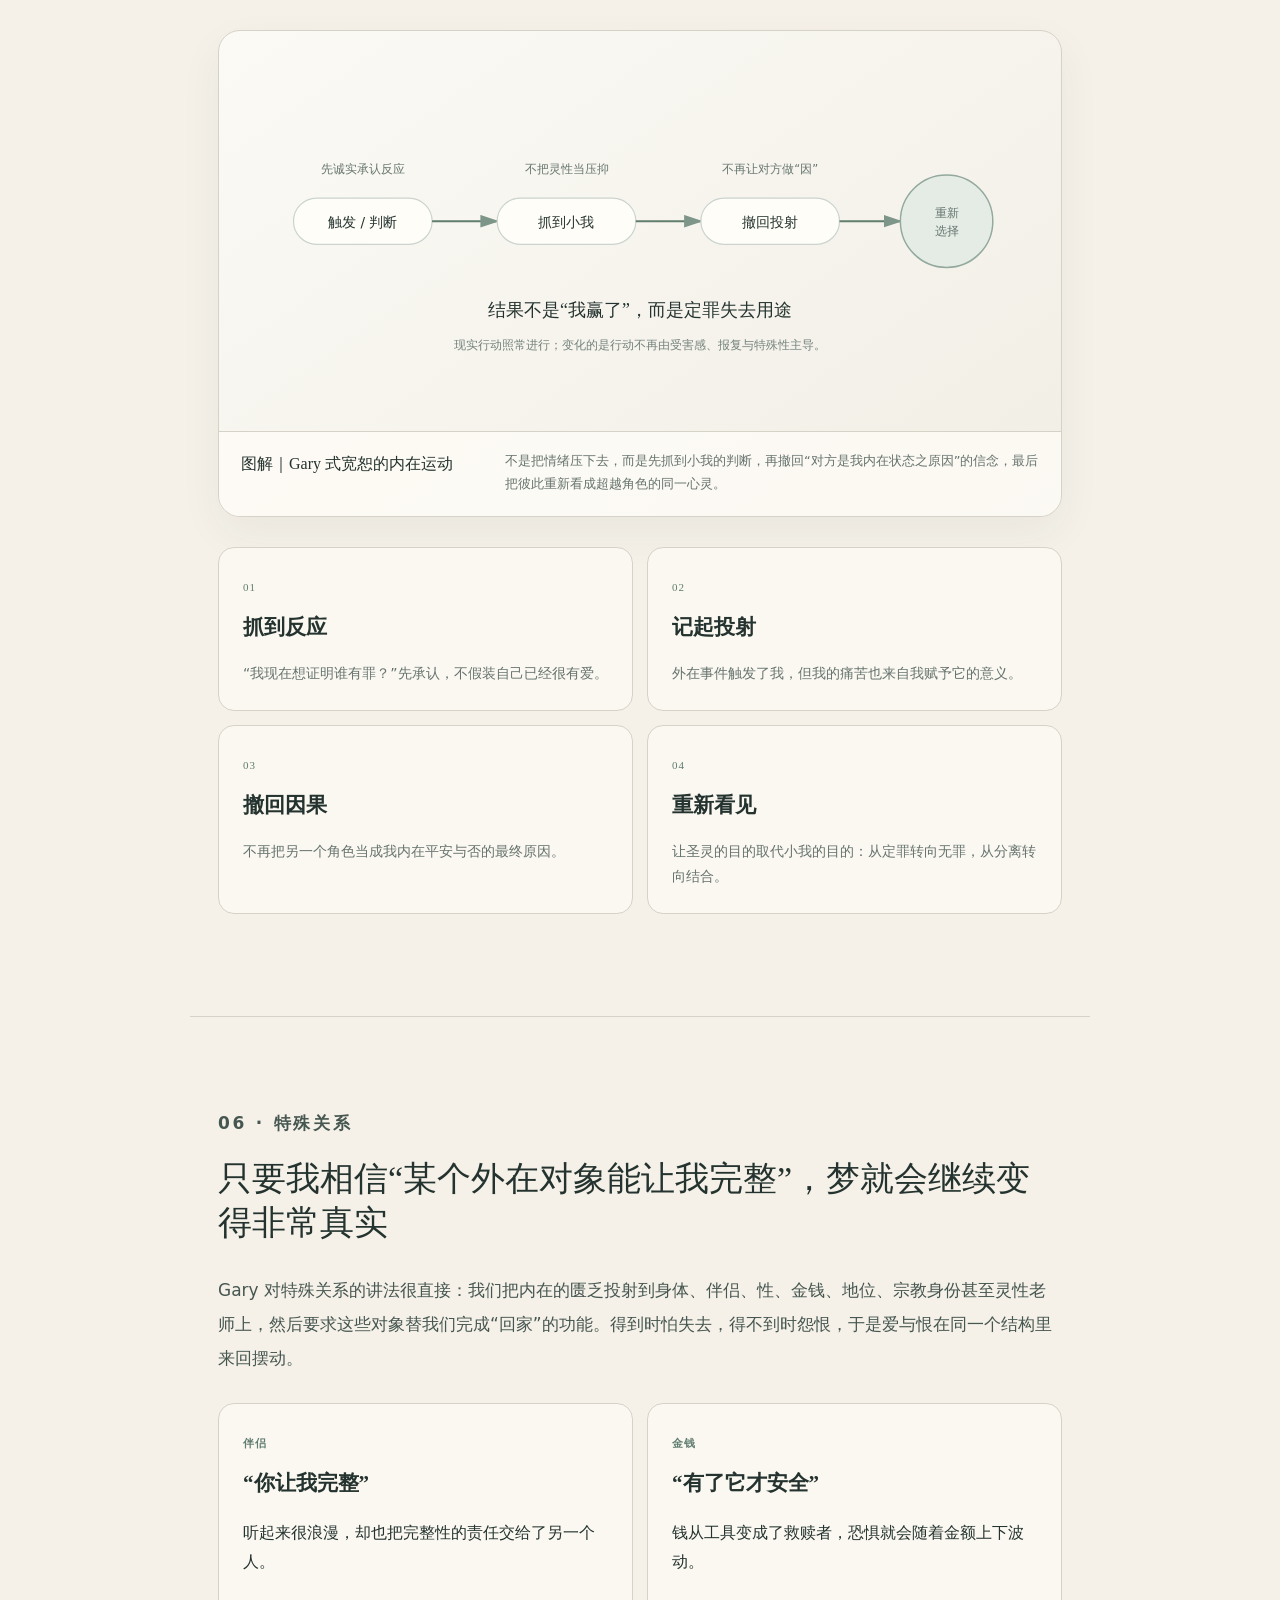
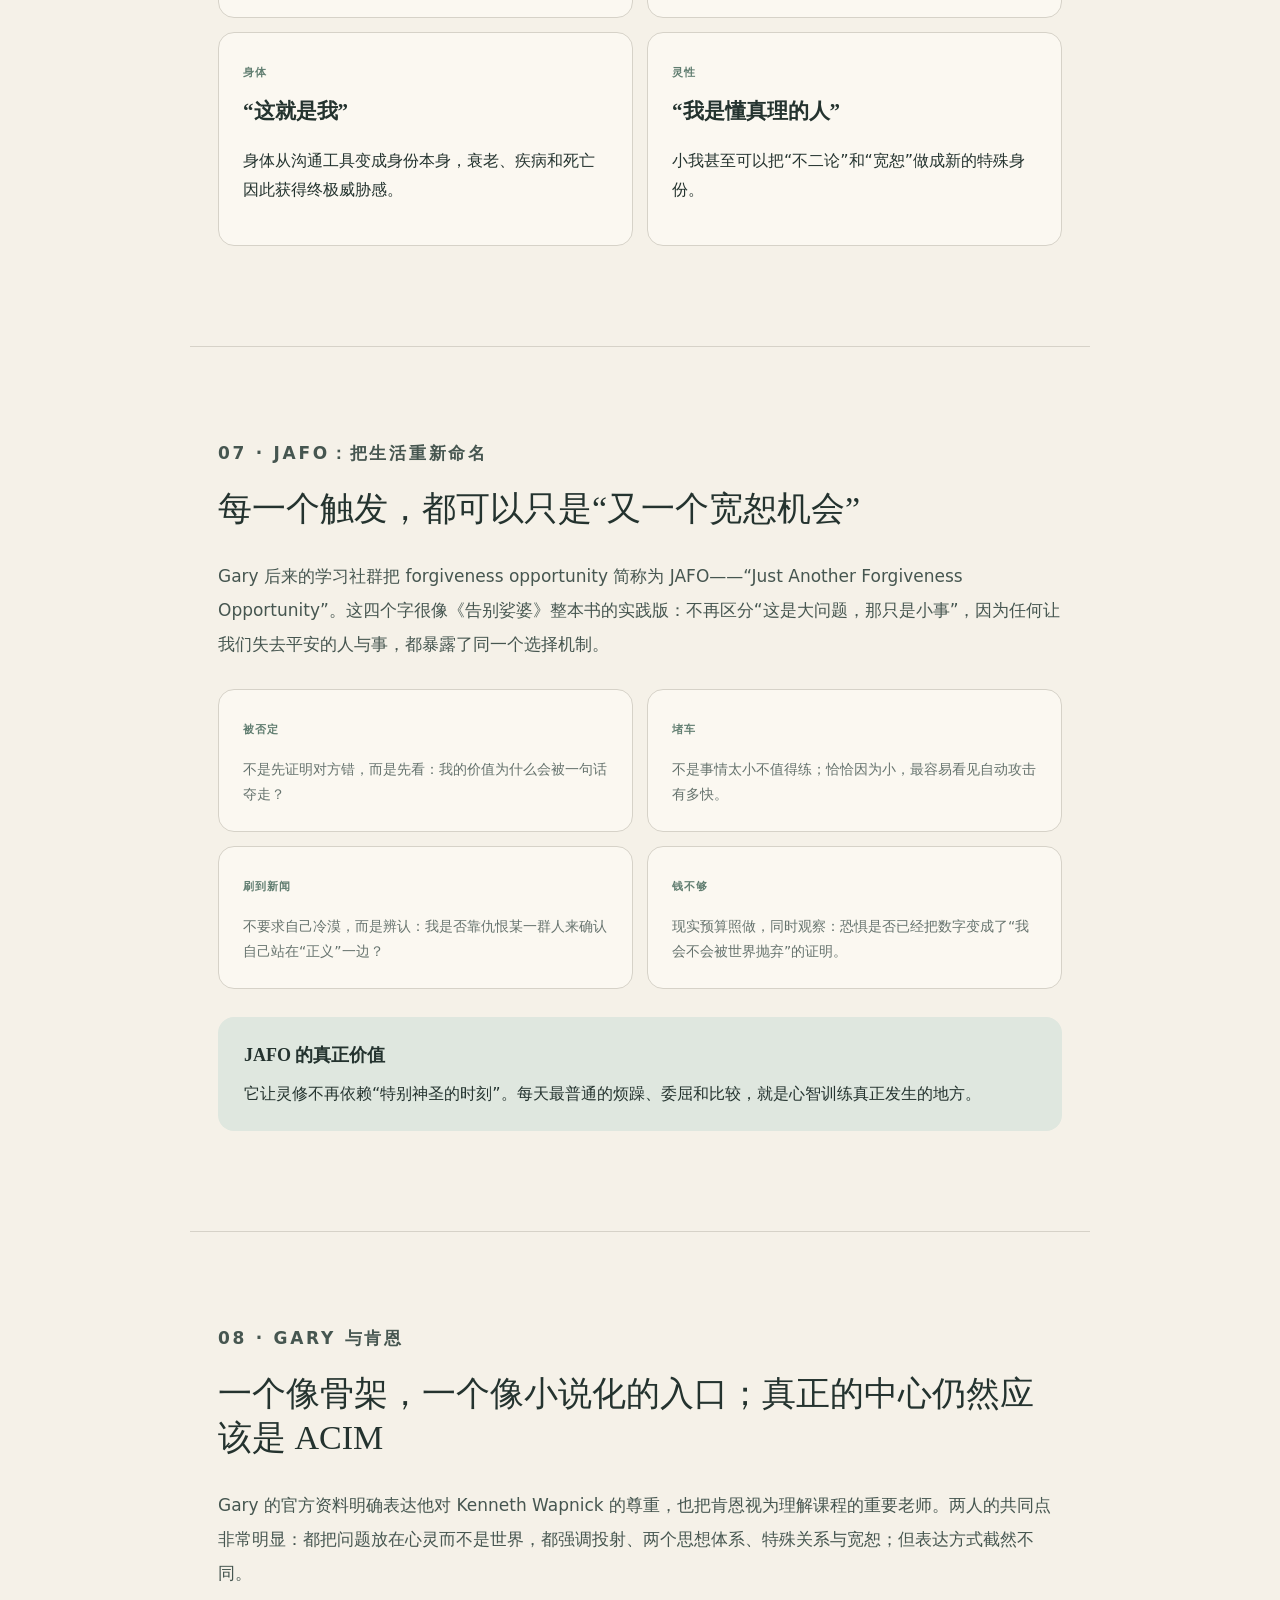
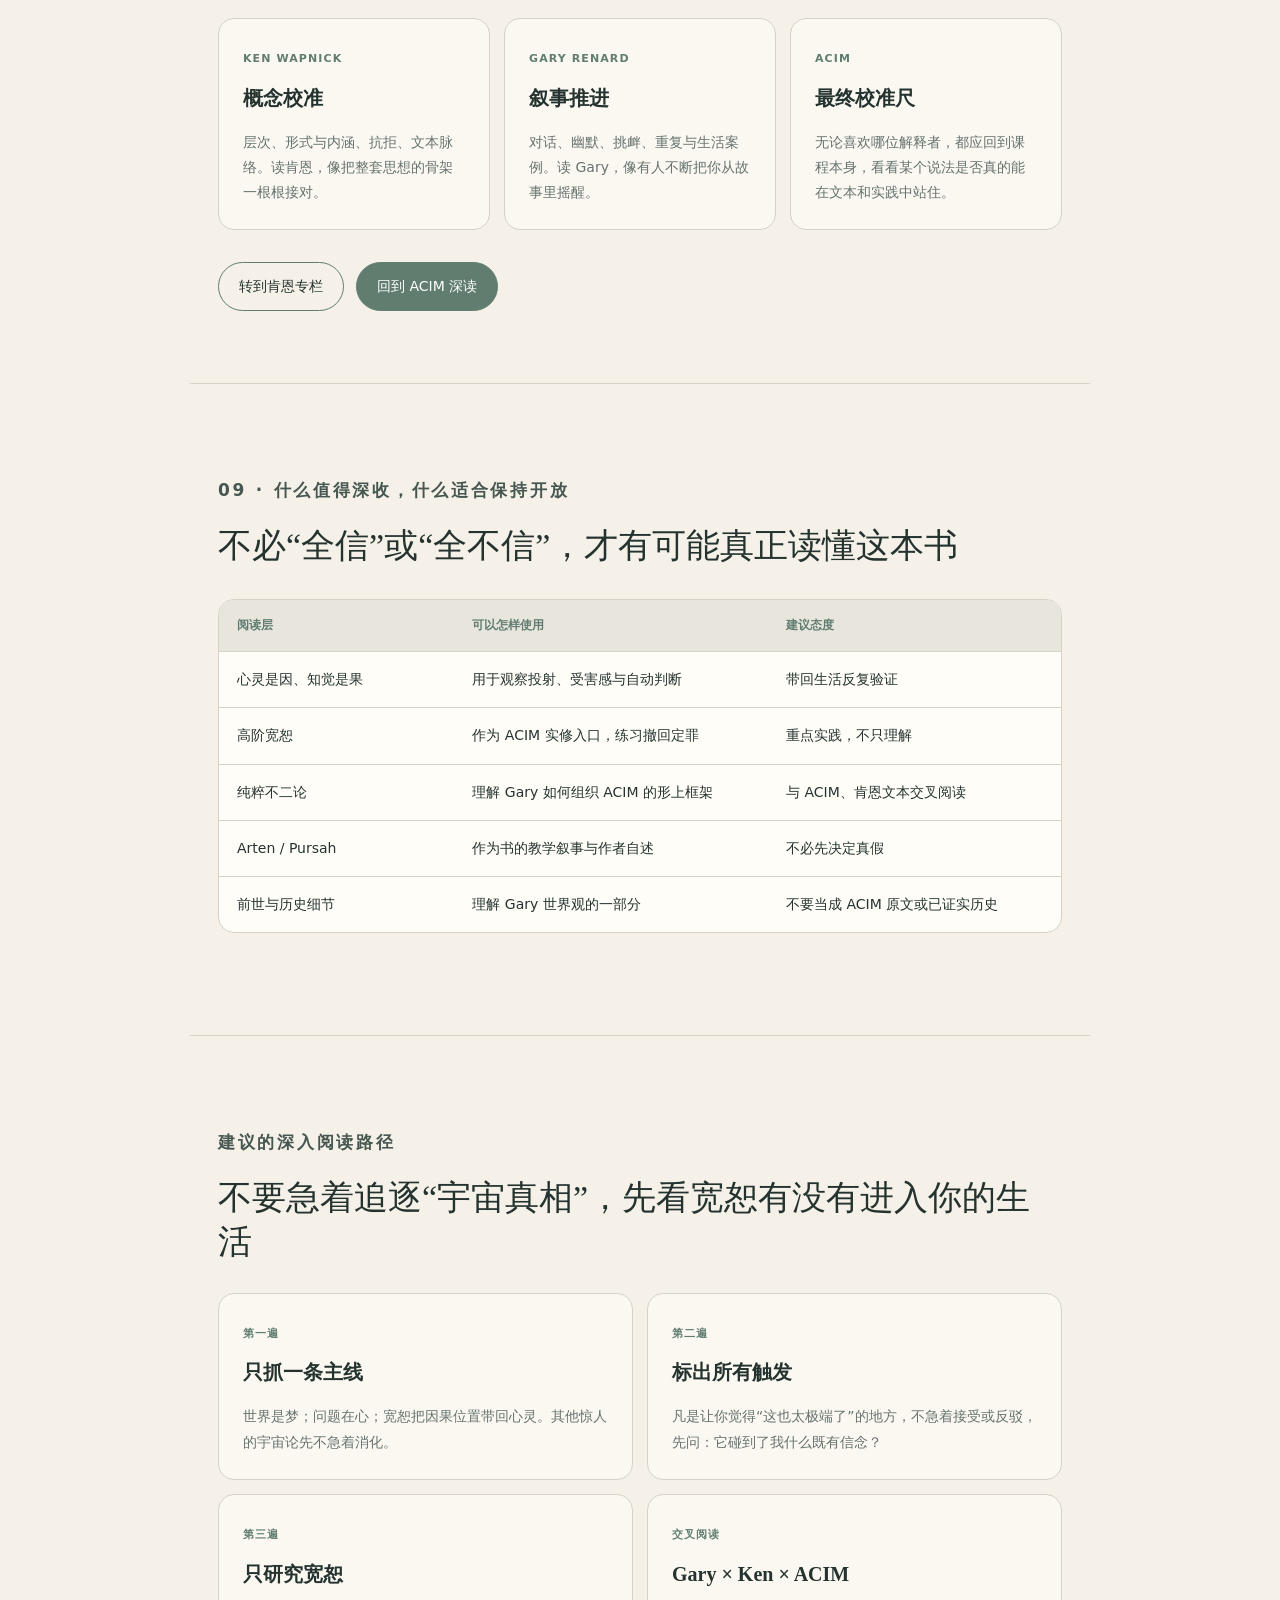
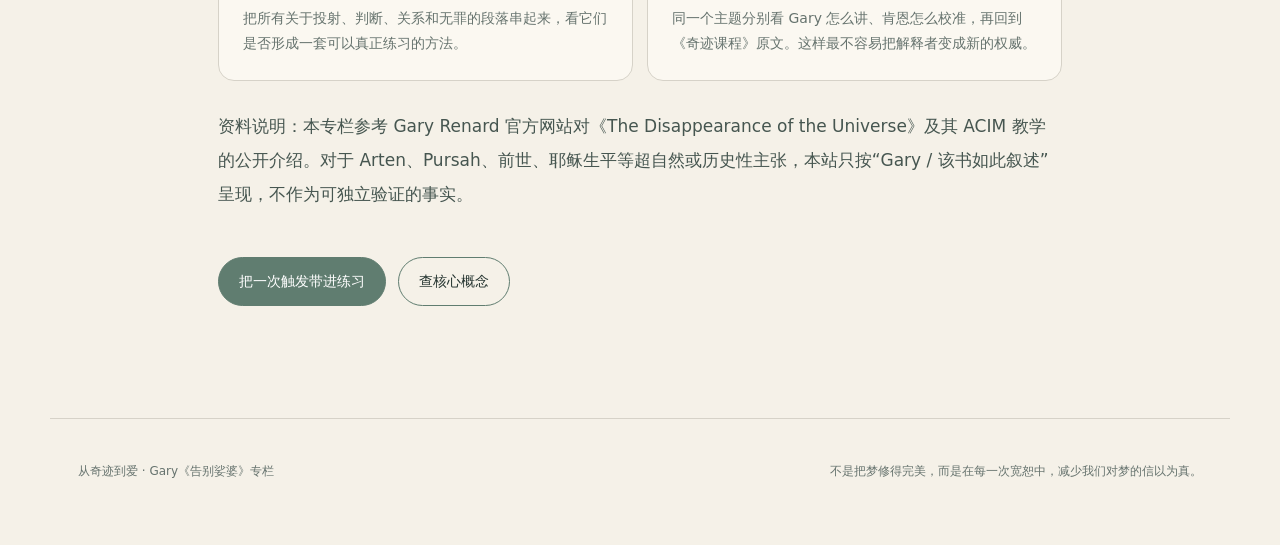
<file: gary.html>
<!doctype html>
<html lang="zh-CN">
<head>
  <meta charset="utf-8" />
  <meta name="viewport" content="width=device-width,initial-scale=1" />
  <meta name="description" content="Gary Renard《告别娑婆》深入解读：纯粹不二论、梦境与投射、因果位置、高阶宽恕、特殊关系，以及它与《奇迹课程》和肯恩·霍布尼克教学的关系。" />
  <title>Gary 专栏｜《告别娑婆》深入解读</title>
  <link rel="stylesheet" href="styles.css" />
</head>
<body>
<header class="site-header">
  <a class="brand" href="index.html"><span class="brand-mark"></span><span>从奇迹到爱</span></a>
  <nav>
    <a href="acim.html">ACIM 深读</a>
    <a href="ken.html">肯恩专栏</a>
    <a href="gary.html" aria-current="page">Gary 专栏</a>
    <a href="acol.html">ACOL 深读</a>
    <a href="concepts.html">核心概念</a>
    <a href="integration.html">融合地图</a>
    <a href="first-principles.html">第一性原理</a><a href="axioms.html">公理体系</a>
    <a href="change.html">改变层次</a>
    <a href="practice.html">生活实修</a>
    <a href="pitfalls.html">修习避坑</a>
    <a href="cases.html">案例库</a>
  </nav>
</header>

<main>
<section class="course-hero gary-hero">
  <p class="eyebrow">GARY RENARD · THE DISAPPEARANCE OF THE UNIVERSE</p>
  <h1>“告别娑婆”不是逃离世界，<br><em>而是不再让世界定义什么是真实。</em></h1>
  <p class="article-lead">Gary Renard 的《告别娑婆》把《奇迹课程》中最难进入的形上学，变成一场非常直接、甚至带有挑衅性的对话：如果世界只是心灵投射出来的梦，那么真正需要被改变的，究竟是屏幕上的剧情，还是正在做梦的心？</p>
  <div class="article-thesis"><span>专栏定位</span><p>这里把《告别娑婆》当作<strong>进入 ACIM 的解释性文本</strong>来读，而不是把它当成 ACIM 本身。我们会吸收它对“不二、投射、宽恕与心智训练”的洞见，同时把书中的通灵叙事、前世与历史主张清楚标记为 Gary 的叙事框架。</p></div>
</section>

<section class="article-section">
  <p class="eyebrow">01 · 这本书为什么容易让人“突然读懂 ACIM”</p>
  <h2>它把抽象形上学，变成了一个不断追问“到底什么是真的”的对话现场</h2>
  <p>Gary 的官方介绍把《告别娑婆》描述为一系列历时近十年的对话记录：据 Gary 自述，Arten 与 Pursah 以“扬升大师”的身份出现，与他谈论《奇迹课程》《多马福音》、前世、宗教、关系和宽恕。这样的叙事真假无法由本站验证，但它确实形成了一种特殊的教学效果：读者不是先背概念，而是在一个又一个“你真的愿意把这个世界当作梦吗？”的追问中，被逼着面对 ACIM 最不讨喜的部分。</p>
  <div class="gary-intro-grid">
    <article><span>STORY</span><h3>用故事降低入口难度</h3><p>大量对话、生活片段与幽默，让“分离、投射、罪咎、梦境”不再只是抽象名词。</p></article>
    <article><span>METAPHYSICS</span><h3>把形上学讲得很彻底</h3><p>Gary 不满足于“换个积极想法”，而是不断追问：世界为什么会出现？身体为何如此真实？谁才是因，谁只是果？</p></article>
    <article><span>PRACTICE</span><h3>把所有触发都带回宽恕</h3><p>不论是伴侣、工作、政治、金钱还是身体，只要它勾起判断，就成为一次重新选择的机会。</p></article>
  </div>
</section>

<section class="article-section theory-block">
  <p class="eyebrow">02 · 先把三层东西分开</p>
  <h2>ACIM 原文、Gary 的解释、以及《告别娑婆》的叙事，并不是同一层</h2>
  <p>这是阅读这本书最重要的辨别。Gary 的价值很大一部分来自他把 ACIM 讲得极为鲜明；但越鲜明，也越容易让读者把“Gary 的版本”直接等同于“课程本身”。本站刻意把三层拆开：</p>
  <figure class="explain-visual" data-visual="gary-three-layers">
    <figcaption><b>图解｜三层阅读法</b><span>最里面是《奇迹课程》原文；第二层是 Gary 对课程的系统化理解；最外层则是 Arten、Pursah、前世与历史叙事。三层可以互相启发，但不能互相替代。</span></figcaption>
  </figure>
  <div class="gary-boundaries">
    <article><b>① ACIM 本身</b><p>分离、投射、知觉、宽恕、奇迹、圣灵、特殊关系、真实世界等，是课程自身的语言与训练体系。</p></article>
    <article><b>② Gary 的解释</b><p>“纯粹不二论”、梦者与角色、因与果的位置，以及对高阶宽恕实践过程的强调，是 Gary 极具辨识度的讲解方式。</p></article>
    <article><b>③ 书中的叙事主张</b><p>Arten 与 Pursah 的身份、前世细节、耶稣生平与《多马福音》的历史解释，应视为这本书的叙事与信念主张，而非可由 ACIM 原文直接证明的事实。</p></article>
  </div>
</section>

<section class="article-section theory-block">
  <p class="eyebrow">03 · 核心中的核心</p>
  <h2>Gary 把 ACIM 读成一种非常彻底的“纯粹不二论”</h2>
  <p>在 Gary 的解释中，真正的实相只有上主与完美的一体生命；所谓“分离”并没有真正发生，它只是一个被认真相信了的错误念头。既然分离不是真的，那么由分离所投射出来的时间、空间、身体和世界，也不可能拥有独立于心灵之外的终极实在性。</p>
  <div class="key-idea"><b>关键不是：“世界有没有用？”</b><p>而是：“我是不是把世界当成了终极原因、终极价值与终极身份来源？”世界仍然可以被使用，但用途从“证明分离是真的”，改成“帮助我撤销对分离的信念”。</p></div>
  <p>这也是《告别娑婆》最容易被误解的地方。“宇宙消失”并不是期待某一天物质宇宙轰然不见，而是随着心智不再相信投射具有终极真实性，宇宙失去它作为“罪咎与分离证据”的心理功能。醒来，不等于摧毁梦里的景物。</p>
</section>

<section class="article-section theory-block">
  <p class="eyebrow">04 · 梦者与角色</p>
  <h2>我们最大的错位，是一直把自己当成屏幕上的角色</h2>
  <p>日常意识会说：外面的世界先发生了某件事，于是“我”被它影响。Gary 则沿着 ACIM 的投射逻辑，把因果方向整个翻转：心灵先选择了小我的思想体系，随后才经验到与这种选择一致的世界。于是，世界像屏幕，身体像角色，而真正需要疗愈的是正在看这部电影的心。</p>
  <figure class="explain-visual compact" data-visual="gary-dreamer-screen">
    <figcaption><b>图解｜从“角色视角”退回“梦者视角”</b><span>角色会不断问“外面的人为什么这样对我”；梦者则开始问“这件事为什么如此准确地勾起我的罪咎、恐惧与攻击？我愿不愿意换一位老师来看？”</span></figcaption>
  </figure>
  <div class="discernment">
    <b>一个重要保护栏</b>
    <p>“心灵是因、世界是果”是一种形上与知觉训练，不应被拿来责怪受害者。遭遇暴力、疾病、诈骗或危险时，该就医、报警、离开、设边界仍然要做。宽恕处理的是<strong>我是否继续用定罪固定自己与他人的身份</strong>，不是要求人在现实层面否认伤害。</p>
  </div>
</section>

<section class="article-section theory-block">
  <p class="eyebrow">05 · 高阶宽恕</p>
  <h2>不是“你伤害了我，但我比较高尚，所以原谅你”</h2>
  <p>Gary 最有影响力的部分，是把 ACIM 的宽恕讲成一种因果位置的转换。传统宽恕往往先默认“你真的对我做了某件不可原谅的事”，再努力变得宽宏大量；而 Gary 强调的宽恕，是先质疑我们对事件的全部解释，再把投射出去的罪咎收回来。</p>
  <figure class="explain-visual compact" data-visual="gary-forgiveness">
    <figcaption><b>图解｜Gary 式宽恕的内在运动</b><span>不是把情绪压下去，而是先抓到小我的判断，再撤回“对方是我内在状态之原因”的信念，最后把彼此重新看成超越角色的同一心灵。</span></figcaption>
  </figure>
  <div class="four-stage-grid">
    <article><span>01</span><h3>抓到反应</h3><p>“我现在想证明谁有罪？”先承认，不假装自己已经很有爱。</p></article>
    <article><span>02</span><h3>记起投射</h3><p>外在事件触发了我，但我的痛苦也来自我赋予它的意义。</p></article>
    <article><span>03</span><h3>撤回因果</h3><p>不再把另一个角色当成我内在平安与否的最终原因。</p></article>
    <article><span>04</span><h3>重新看见</h3><p>让圣灵的目的取代小我的目的：从定罪转向无罪，从分离转向结合。</p></article>
  </div>
</section>

<section class="article-section theory-block">
  <p class="eyebrow">06 · 特殊关系</p>
  <h2>只要我相信“某个外在对象能让我完整”，梦就会继续变得非常真实</h2>
  <p>Gary 对特殊关系的讲法很直接：我们把内在的匮乏投射到身体、伴侣、性、金钱、地位、宗教身份甚至灵性老师上，然后要求这些对象替我们完成“回家”的功能。得到时怕失去，得不到时怨恨，于是爱与恨在同一个结构里来回摆动。</p>
  <div class="life-cases">
    <article><span>伴侣</span><h3>“你让我完整”</h3><p>听起来很浪漫，却也把完整性的责任交给了另一个人。</p></article>
    <article><span>金钱</span><h3>“有了它才安全”</h3><p>钱从工具变成了救赎者，恐惧就会随着金额上下波动。</p></article>
    <article><span>身体</span><h3>“这就是我”</h3><p>身体从沟通工具变成身份本身，衰老、疾病和死亡因此获得终极威胁感。</p></article>
    <article><span>灵性</span><h3>“我是懂真理的人”</h3><p>小我甚至可以把“不二论”和“宽恕”做成新的特殊身份。</p></article>
  </div>
</section>

<section class="article-section theory-block">
  <p class="eyebrow">07 · JAFO：把生活重新命名</p>
  <h2>每一个触发，都可以只是“又一个宽恕机会”</h2>
  <p>Gary 后来的学习社群把 forgiveness opportunity 简称为 JAFO——“Just Another Forgiveness Opportunity”。这四个字很像《告别娑婆》整本书的实践版：不再区分“这是大问题，那只是小事”，因为任何让我们失去平安的人与事，都暴露了同一个选择机制。</p>
  <div class="gary-jafo-grid">
    <article><span>被否定</span><p>不是先证明对方错，而是先看：我的价值为什么会被一句话夺走？</p></article>
    <article><span>堵车</span><p>不是事情太小不值得练；恰恰因为小，最容易看见自动攻击有多快。</p></article>
    <article><span>刷到新闻</span><p>不要求自己冷漠，而是辨认：我是否靠仇恨某一群人来确认自己站在“正义”一边？</p></article>
    <article><span>钱不够</span><p>现实预算照做，同时观察：恐惧是否已经把数字变成了“我会不会被世界抛弃”的证明。</p></article>
  </div>
  <div class="key-idea"><b>JAFO 的真正价值</b><p>它让灵修不再依赖“特别神圣的时刻”。每天最普通的烦躁、委屈和比较，就是心智训练真正发生的地方。</p></div>
</section>

<section class="article-section theory-block">
  <p class="eyebrow">08 · Gary 与肯恩</p>
  <h2>一个像骨架，一个像小说化的入口；真正的中心仍然应该是 ACIM</h2>
  <p>Gary 的官方资料明确表达他对 Kenneth Wapnick 的尊重，也把肯恩视为理解课程的重要老师。两人的共同点非常明显：都把问题放在心灵而不是世界，都强调投射、两个思想体系、特殊关系与宽恕；但表达方式截然不同。</p>
  <div class="gary-ken-grid">
    <article><span>KEN WAPNICK</span><h3>概念校准</h3><p>层次、形式与内涵、抗拒、文本脉络。读肯恩，像把整套思想的骨架一根根接对。</p></article>
    <article><span>GARY RENARD</span><h3>叙事推进</h3><p>对话、幽默、挑衅、重复与生活案例。读 Gary，像有人不断把你从故事里摇醒。</p></article>
    <article><span>ACIM</span><h3>最终校准尺</h3><p>无论喜欢哪位解释者，都应回到课程本身，看看某个说法是否真的能在文本和实践中站住。</p></article>
  </div>
  <div class="hero-actions">
    <a class="button ghost" href="ken.html">转到肯恩专栏</a>
    <a class="button primary" href="acim.html">回到 ACIM 深读</a>
  </div>
</section>

<section class="article-section theory-block">
  <p class="eyebrow">09 · 什么值得深收，什么适合保持开放</p>
  <h2>不必“全信”或“全不信”，才有可能真正读懂这本书</h2>
  <div class="gary-reading-table">
    <div class="table-head"><b>阅读层</b><b>可以怎样使用</b><b>建议态度</b></div>
    <div><span>心灵是因、知觉是果</span><span>用于观察投射、受害感与自动判断</span><span>带回生活反复验证</span></div>
    <div><span>高阶宽恕</span><span>作为 ACIM 实修入口，练习撤回定罪</span><span>重点实践，不只理解</span></div>
    <div><span>纯粹不二论</span><span>理解 Gary 如何组织 ACIM 的形上框架</span><span>与 ACIM、肯恩文本交叉阅读</span></div>
    <div><span>Arten / Pursah</span><span>作为书的教学叙事与作者自述</span><span>不必先决定真假</span></div>
    <div><span>前世与历史细节</span><span>理解 Gary 世界观的一部分</span><span>不要当成 ACIM 原文或已证实历史</span></div>
  </div>
</section>

<section class="article-section source-box">
  <p class="eyebrow">建议的深入阅读路径</p>
  <h2>不要急着追逐“宇宙真相”，先看宽恕有没有进入你的生活</h2>
  <div class="gary-reading-path">
    <article><span>第一遍</span><h3>只抓一条主线</h3><p>世界是梦；问题在心；宽恕把因果位置带回心灵。其他惊人的宇宙论先不急着消化。</p></article>
    <article><span>第二遍</span><h3>标出所有触发</h3><p>凡是让你觉得“这也太极端了”的地方，不急着接受或反驳，先问：它碰到了我什么既有信念？</p></article>
    <article><span>第三遍</span><h3>只研究宽恕</h3><p>把所有关于投射、判断、关系和无罪的段落串起来，看它们是否形成一套可以真正练习的方法。</p></article>
    <article><span>交叉阅读</span><h3>Gary × Ken × ACIM</h3><p>同一个主题分别看 Gary 怎么讲、肯恩怎么校准，再回到《奇迹课程》原文。这样最不容易把解释者变成新的权威。</p></article>
  </div>
  <p class="source-note">资料说明：本专栏参考 Gary Renard 官方网站对《The Disappearance of the Universe》及其 ACIM 教学的公开介绍。对于 Arten、Pursah、前世、耶稣生平等超自然或历史性主张，本站只按“Gary / 该书如此叙述”呈现，不作为可独立验证的事实。</p>
  <div class="hero-actions">
    <a class="button primary" href="practice.html">把一次触发带进练习</a>
    <a class="button ghost" href="concepts.html">查核心概念</a>
  </div>
</section>
</main>

<footer><p>从奇迹到爱 · Gary《告别娑婆》专栏</p><p>不是把梦修得完美，而是在每一次宽恕中，减少我们对梦的信以为真。</p></footer>
<script src="visuals.js"></script>
</body>
</html>
</file>
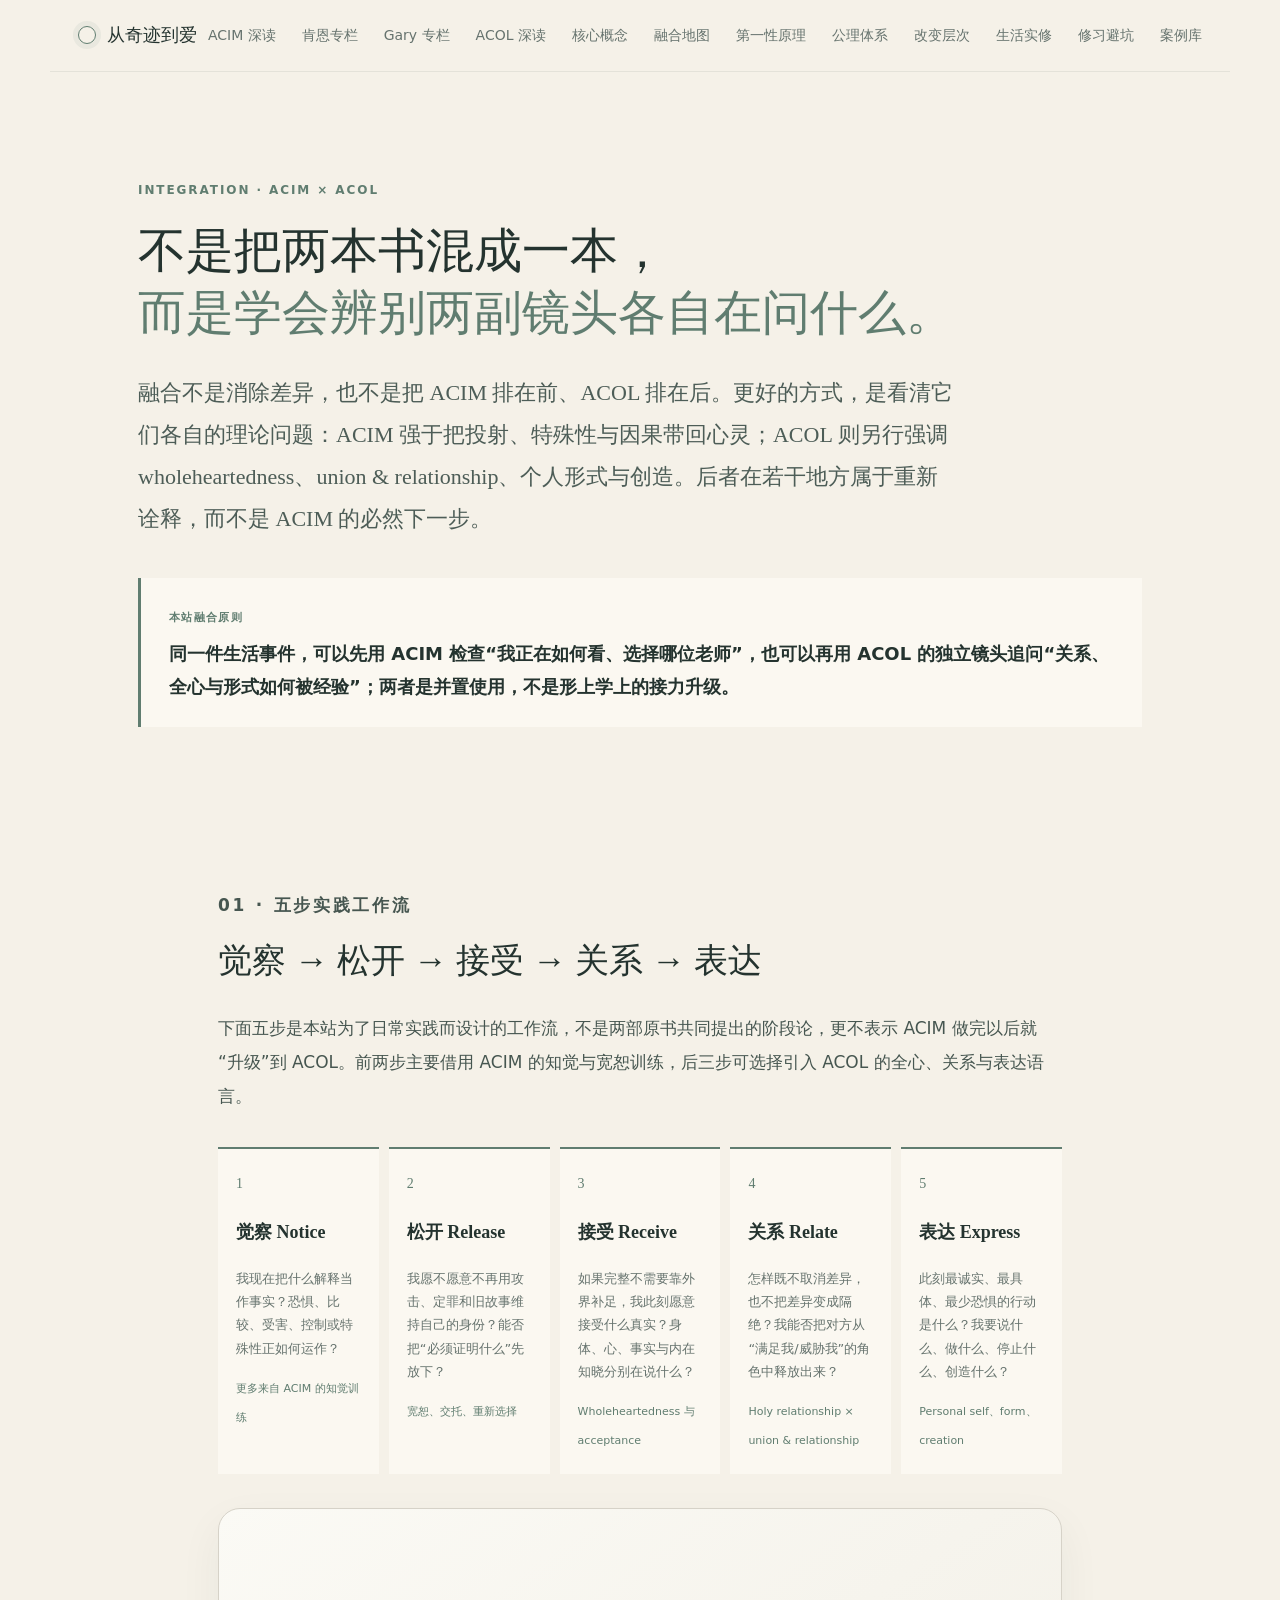
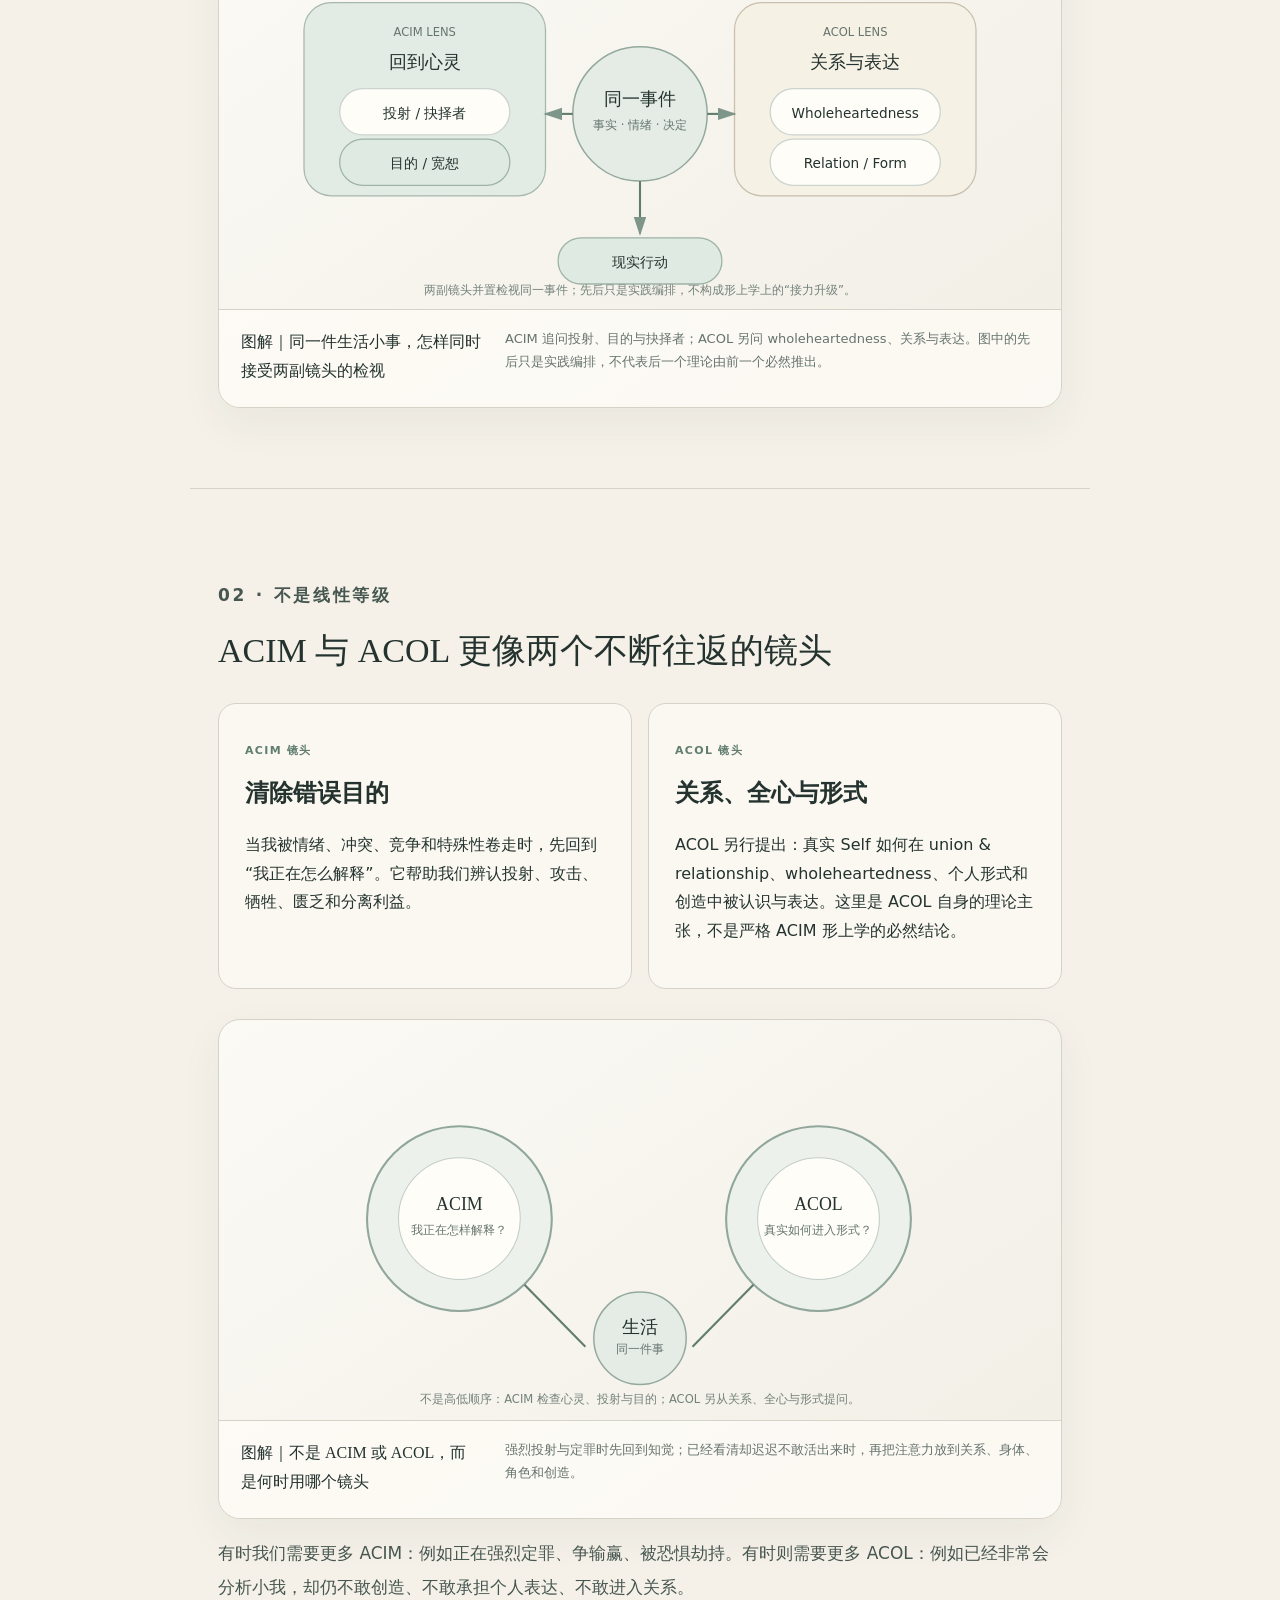
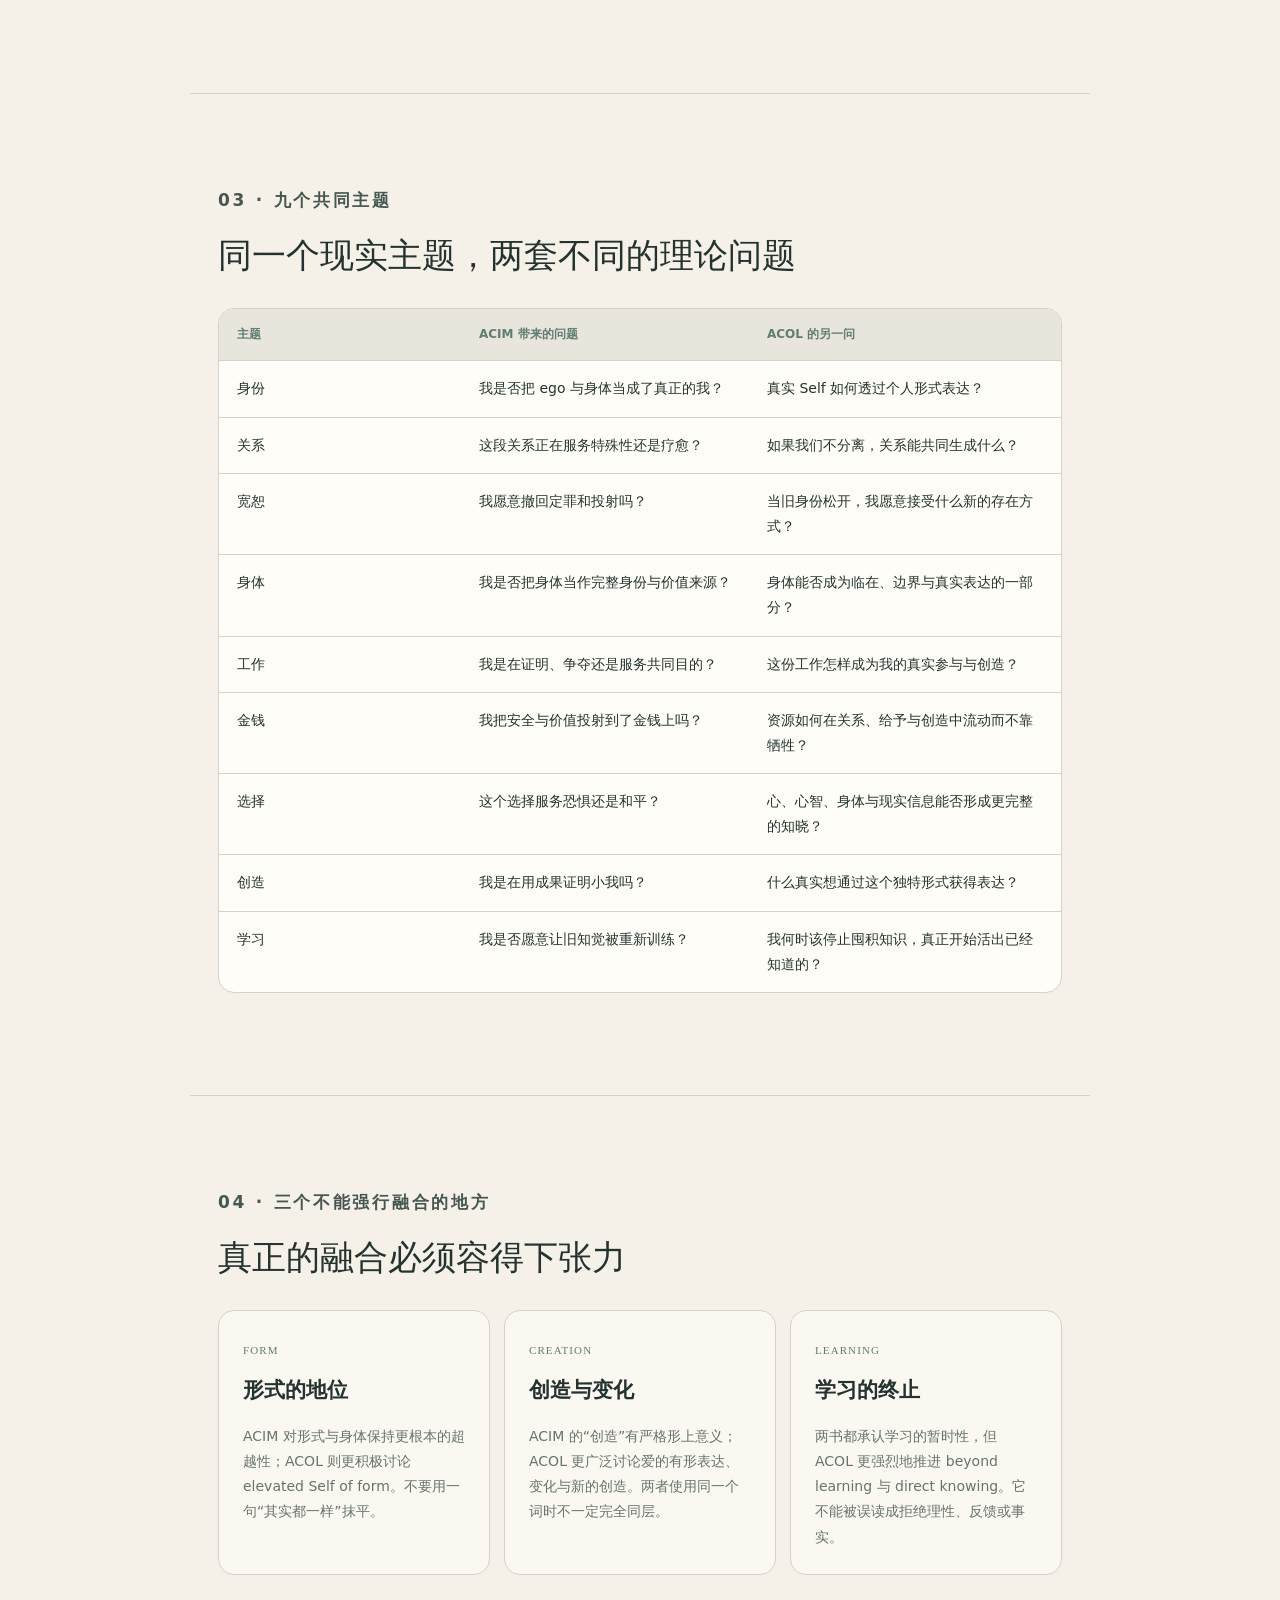
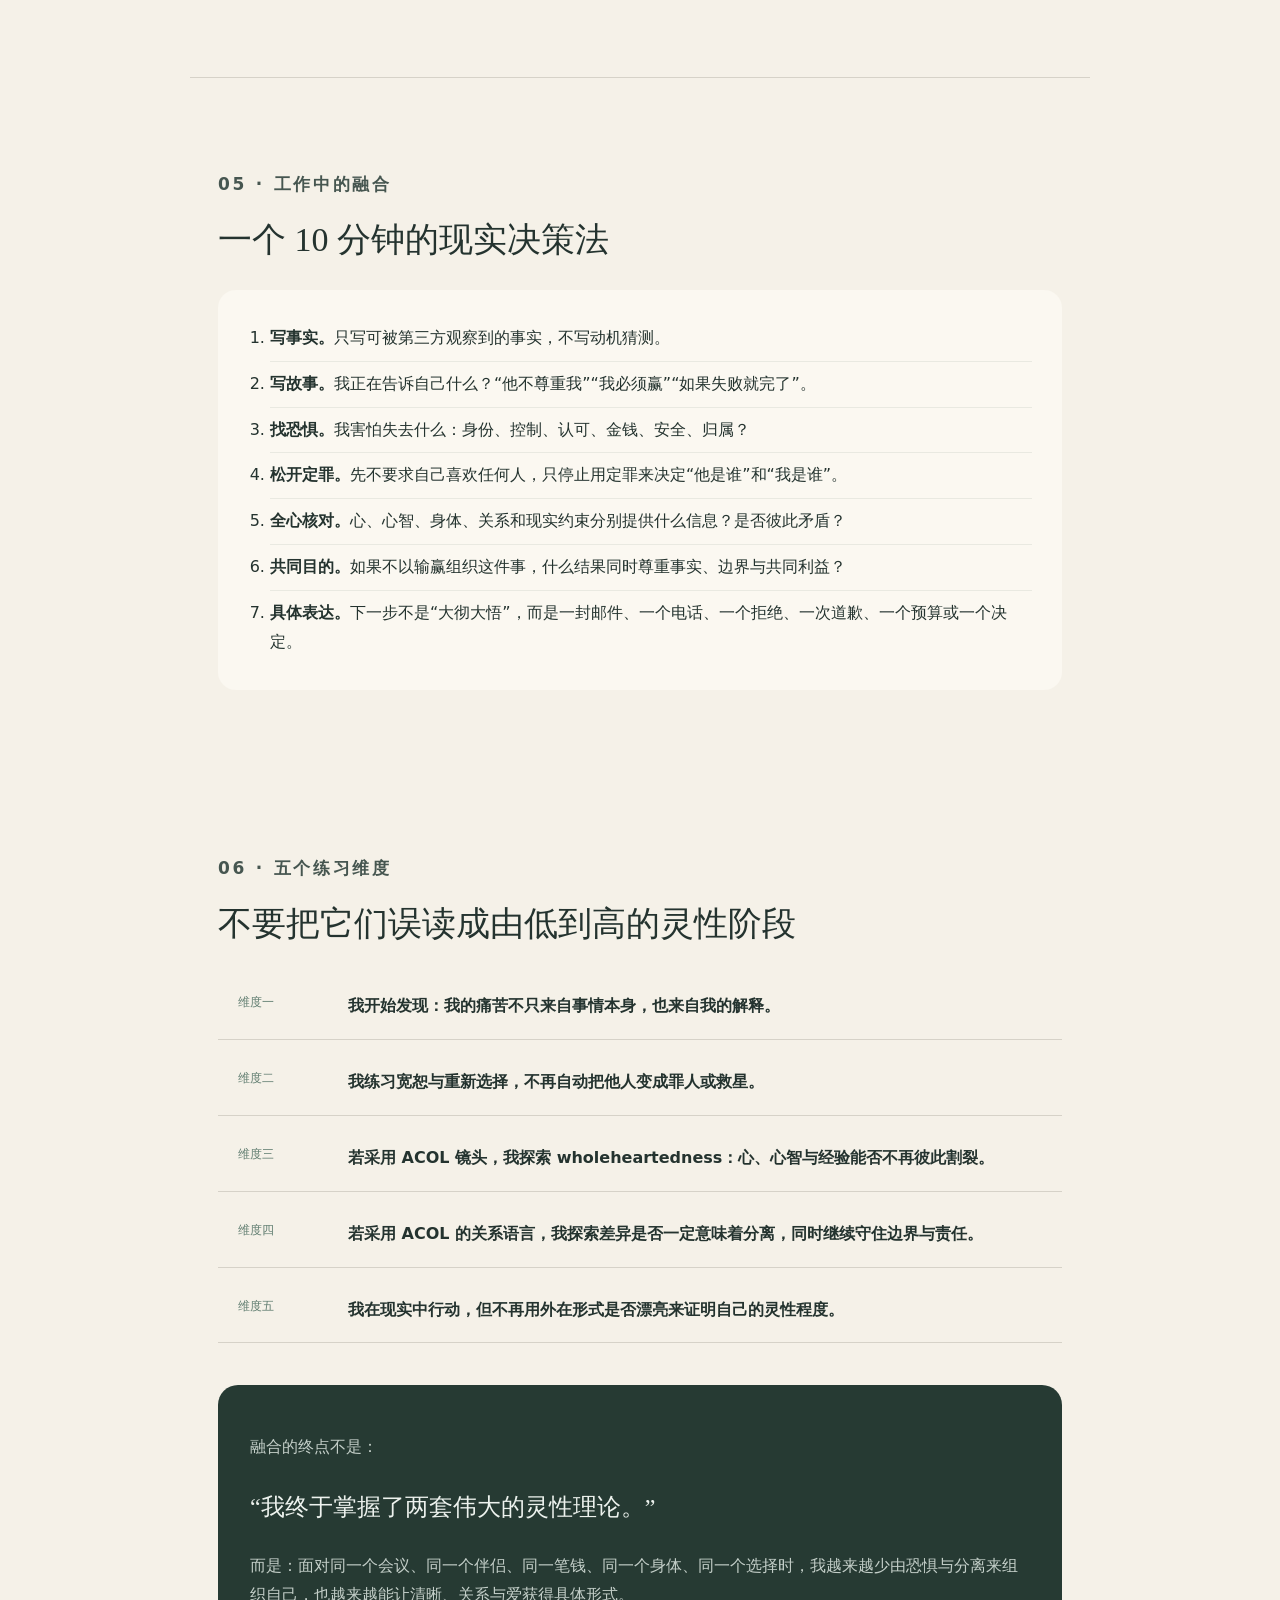
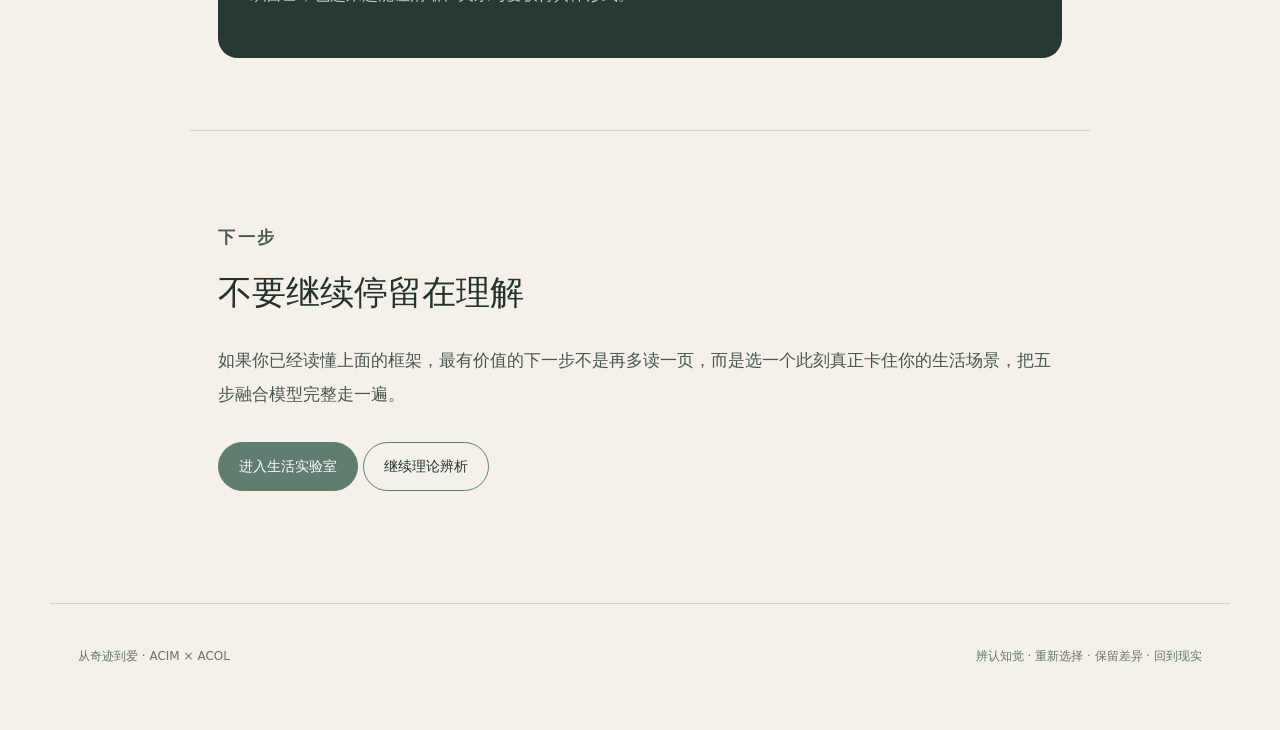
<file: integration.html>
<!doctype html>
<html lang="zh-CN">
<head><meta charset="utf-8"><meta name="viewport" content="width=device-width,initial-scale=1">
<meta name="description" content="ACIM 与 ACOL 的双镜头实践地图：保留两书在知觉、关系、个人形式与创造上的连续、重释与形上差异。">
<title>融合地图｜ACIM × ACOL</title><link rel="stylesheet" href="styles.css"></head>
<body>
<header class="site-header"><a class="brand" href="index.html"><span class="brand-mark"></span><span>从奇迹到爱</span></a>
<nav><a href="acim.html">ACIM 深读</a><a href="ken.html">肯恩专栏</a><a href="gary.html">Gary 专栏</a><a href="acol.html">ACOL 深读</a><a href="concepts.html">核心概念</a><a href="integration.html" aria-current="page">融合地图</a><a href="first-principles.html">第一性原理</a><a href="axioms.html">公理体系</a><a href="change.html">改变层次</a><a href="practice.html">生活实修</a><a href="pitfalls.html">修习避坑</a><a href="cases.html">案例库</a></nav></header>
<main>
<section class="course-hero fusion-hero">
<p class="eyebrow">INTEGRATION · ACIM × ACOL</p>
<h1>不是把两本书混成一本，<br><em>而是学会辨别两副镜头各自在问什么。</em></h1>
<p class="article-lead">融合不是消除差异，也不是把 ACIM 排在前、ACOL 排在后。更好的方式，是看清它们各自的理论问题：ACIM 强于把投射、特殊性与因果带回心灵；ACOL 则另行强调 wholeheartedness、union & relationship、个人形式与创造。后者在若干地方属于重新诠释，而不是 ACIM 的必然下一步。</p>
<div class="article-thesis"><span>本站融合原则</span><p><strong>同一件生活事件，可以先用 ACIM 检查“我正在如何看、选择哪位老师”，也可以再用 ACOL 的独立镜头追问“关系、全心与形式如何被经验”；两者是并置使用，不是形上学上的接力升级。</strong></p></div>
</section>

<section class="article-section">
<p class="eyebrow">01 · 五步实践工作流</p><h2>觉察 → 松开 → 接受 → 关系 → 表达</h2>
<p>下面五步是本站为了日常实践而设计的工作流，不是两部原书共同提出的阶段论，更不表示 ACIM 做完以后就“升级”到 ACOL。前两步主要借用 ACIM 的知觉与宽恕训练，后三步可选择引入 ACOL 的全心、关系与表达语言。</p>
<div class="integration-flow">
<article><span>1</span><h3>觉察 Notice</h3><p>我现在把什么解释当作事实？恐惧、比较、受害、控制或特殊性正如何运作？</p><small>更多来自 ACIM 的知觉训练</small></article>
<article><span>2</span><h3>松开 Release</h3><p>我愿不愿意不再用攻击、定罪和旧故事维持自己的身份？能否把“必须证明什么”先放下？</p><small>宽恕、交托、重新选择</small></article>
<article><span>3</span><h3>接受 Receive</h3><p>如果完整不需要靠外界补足，我此刻愿意接受什么真实？身体、心、事实与内在知晓分别在说什么？</p><small>Wholeheartedness 与 acceptance</small></article>
<article><span>4</span><h3>关系 Relate</h3><p>怎样既不取消差异，也不把差异变成隔绝？我能否把对方从“满足我/威胁我”的角色中释放出来？</p><small>Holy relationship × union & relationship</small></article>
<article><span>5</span><h3>表达 Express</h3><p>此刻最诚实、最具体、最少恐惧的行动是什么？我要说什么、做什么、停止什么、创造什么？</p><small>Personal self、form、creation</small></article>
</div>
<figure class="explain-visual" data-visual="integration-bridge">
  <figcaption><b>图解｜同一件生活小事，怎样同时接受两副镜头的检视</b><span>ACIM 追问投射、目的与抉择者；ACOL 另问 wholeheartedness、关系与表达。图中的先后只是实践编排，不代表后一个理论由前一个必然推出。</span></figcaption>
</figure>
</section>

<section class="article-section theory-block">
<p class="eyebrow">02 · 不是线性等级</p><h2>ACIM 与 ACOL 更像两个不断往返的镜头</h2>
<div class="dual-lens">
<div><p class="mini-label">ACIM 镜头</p><h3>清除错误目的</h3><p>当我被情绪、冲突、竞争和特殊性卷走时，先回到“我正在怎么解释”。它帮助我们辨认投射、攻击、牺牲、匮乏和分离利益。</p></div>
<div><p class="mini-label">ACOL 镜头</p><h3>关系、全心与形式</h3><p>ACOL 另行提出：真实 Self 如何在 union & relationship、wholeheartedness、个人形式和创造中被认识与表达。这里是 ACOL 自身的理论主张，不是严格 ACIM 形上学的必然结论。</p></div>
</div>
<figure class="explain-visual compact" data-visual="two-lenses">
  <figcaption><b>图解｜不是 ACIM 或 ACOL，而是何时用哪个镜头</b><span>强烈投射与定罪时先回到知觉；已经看清却迟迟不敢活出来时，再把注意力放到关系、身体、角色和创造。</span></figcaption>
</figure>
<p>有时我们需要更多 ACIM：例如正在强烈定罪、争输赢、被恐惧劫持。有时则需要更多 ACOL：例如已经非常会分析小我，却仍不敢创造、不敢承担个人表达、不敢进入关系。</p>
</section>

<section class="article-section theory-block">
<p class="eyebrow">03 · 九个共同主题</p><h2>同一个现实主题，两套不同的理论问题</h2>
<div class="fusion-matrix">
<div class="matrix-head"><b>主题</b><b>ACIM 带来的问题</b><b>ACOL 的另一问</b></div>
<div><span>身份</span><span>我是否把 ego 与身体当成了真正的我？</span><span>真实 Self 如何透过个人形式表达？</span></div>
<div><span>关系</span><span>这段关系正在服务特殊性还是疗愈？</span><span>如果我们不分离，关系能共同生成什么？</span></div>
<div><span>宽恕</span><span>我愿意撤回定罪和投射吗？</span><span>当旧身份松开，我愿意接受什么新的存在方式？</span></div>
<div><span>身体</span><span>我是否把身体当作完整身份与价值来源？</span><span>身体能否成为临在、边界与真实表达的一部分？</span></div>
<div><span>工作</span><span>我是在证明、争夺还是服务共同目的？</span><span>这份工作怎样成为我的真实参与与创造？</span></div>
<div><span>金钱</span><span>我把安全与价值投射到了金钱上吗？</span><span>资源如何在关系、给予与创造中流动而不靠牺牲？</span></div>
<div><span>选择</span><span>这个选择服务恐惧还是和平？</span><span>心、心智、身体与现实信息能否形成更完整的知晓？</span></div>
<div><span>创造</span><span>我是在用成果证明小我吗？</span><span>什么真实想通过这个独特形式获得表达？</span></div>
<div><span>学习</span><span>我是否愿意让旧知觉被重新训练？</span><span>我何时该停止囤积知识，真正开始活出已经知道的？</span></div>
</div>
</section>

<section class="article-section theory-block">
<p class="eyebrow">04 · 三个不能强行融合的地方</p><h2>真正的融合必须容得下张力</h2>
<div class="tension-grid">
<article><span>FORM</span><h3>形式的地位</h3><p>ACIM 对形式与身体保持更根本的超越性；ACOL 则更积极讨论 elevated Self of form。不要用一句“其实都一样”抹平。</p></article>
<article><span>CREATION</span><h3>创造与变化</h3><p>ACIM 的“创造”有严格形上意义；ACOL 更广泛讨论爱的有形表达、变化与新的创造。两者使用同一个词时不一定完全同层。</p></article>
<article><span>LEARNING</span><h3>学习的终止</h3><p>两书都承认学习的暂时性，但 ACOL 更强烈地推进 beyond learning 与 direct knowing。它不能被误读成拒绝理性、反馈或事实。</p></article>
</div>
</section>

<section class="article-section theory-block">
<p class="eyebrow">05 · 工作中的融合</p><h2>一个 10 分钟的现实决策法</h2>
<div class="decision-practice">
<ol>
<li><b>写事实。</b>只写可被第三方观察到的事实，不写动机猜测。</li>
<li><b>写故事。</b>我正在告诉自己什么？“他不尊重我”“我必须赢”“如果失败就完了”。</li>
<li><b>找恐惧。</b>我害怕失去什么：身份、控制、认可、金钱、安全、归属？</li>
<li><b>松开定罪。</b>先不要求自己喜欢任何人，只停止用定罪来决定“他是谁”和“我是谁”。</li>
<li><b>全心核对。</b>心、心智、身体、关系和现实约束分别提供什么信息？是否彼此矛盾？</li>
<li><b>共同目的。</b>如果不以输赢组织这件事，什么结果同时尊重事实、边界与共同利益？</li>
<li><b>具体表达。</b>下一步不是“大彻大悟”，而是一封邮件、一个电话、一个拒绝、一次道歉、一个预算或一个决定。</li>
</ol>
</div>
</section>

<section class="article-section synthesis-section">
<p class="eyebrow">06 · 五个练习维度</p><h2>不要把它们误读成由低到高的灵性阶段</h2>
<div class="maturity-path">
<div><span>维度一</span><b>我开始发现：我的痛苦不只来自事情本身，也来自我的解释。</b></div>
<div><span>维度二</span><b>我练习宽恕与重新选择，不再自动把他人变成罪人或救星。</b></div>
<div><span>维度三</span><b>若采用 ACOL 镜头，我探索 wholeheartedness：心、心智与经验能否不再彼此割裂。</b></div>
<div><span>维度四</span><b>若采用 ACOL 的关系语言，我探索差异是否一定意味着分离，同时继续守住边界与责任。</b></div>
<div><span>维度五</span><b>我在现实中行动，但不再用外在形式是否漂亮来证明自己的灵性程度。</b></div>
</div>
<div class="closing-thesis"><p>融合的终点不是：</p><h3>“我终于掌握了两套伟大的灵性理论。”</h3><p>而是：面对同一个会议、同一个伴侣、同一笔钱、同一个身体、同一个选择时，我越来越少由恐惧与分离来组织自己，也越来越能让清晰、关系与爱获得具体形式。</p></div>
</section>

<section class="article-section source-box">
<p class="eyebrow">下一步</p><h2>不要继续停留在理解</h2>
<p>如果你已经读懂上面的框架，最有价值的下一步不是再多读一页，而是选一个此刻真正卡住你的生活场景，把五步融合模型完整走一遍。</p>
<a class="button primary" href="practice.html">进入生活实验室</a> <a class="button ghost" href="theory.html">继续理论辨析</a>
</section>
</main>
<footer><p>从奇迹到爱 · ACIM × ACOL</p><p>辨认知觉 · 重新选择 · 保留差异 · 回到现实</p></footer>
<script src="visuals.js"></script>
</body></html>
</file>
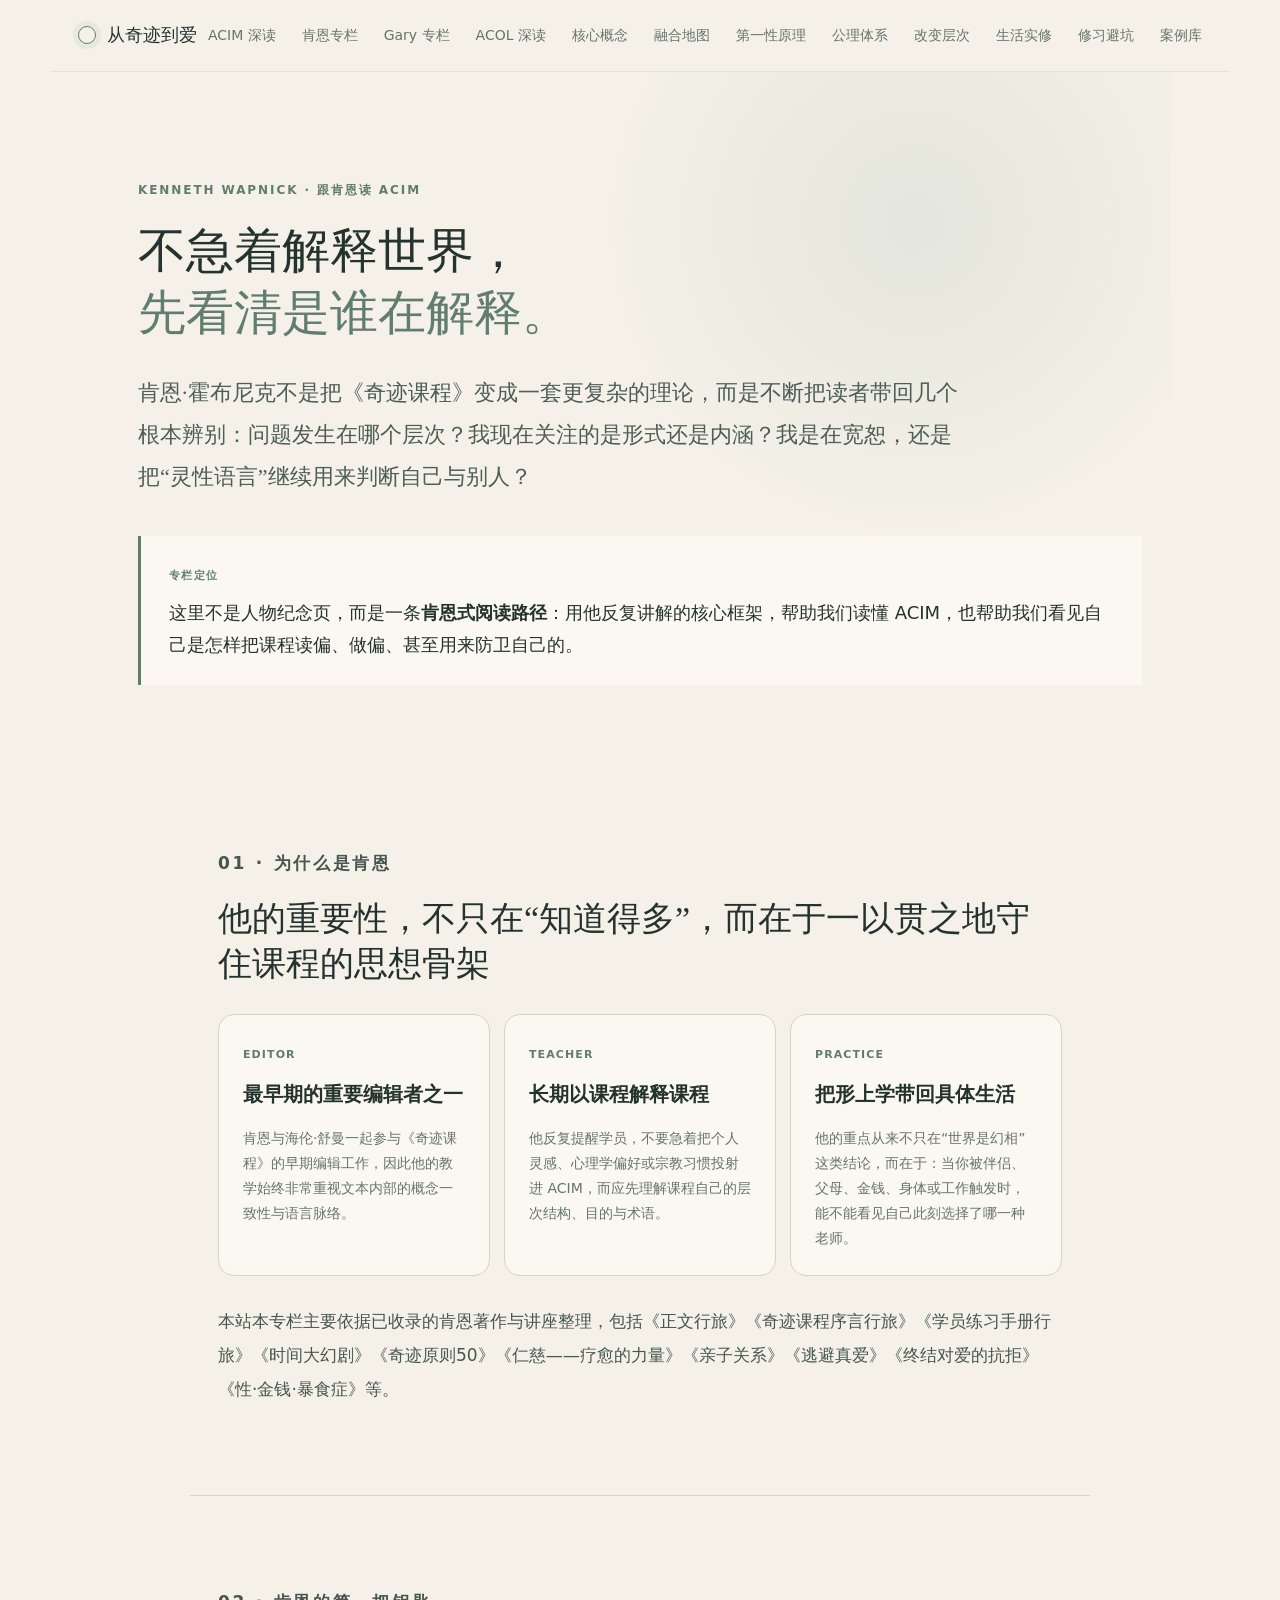
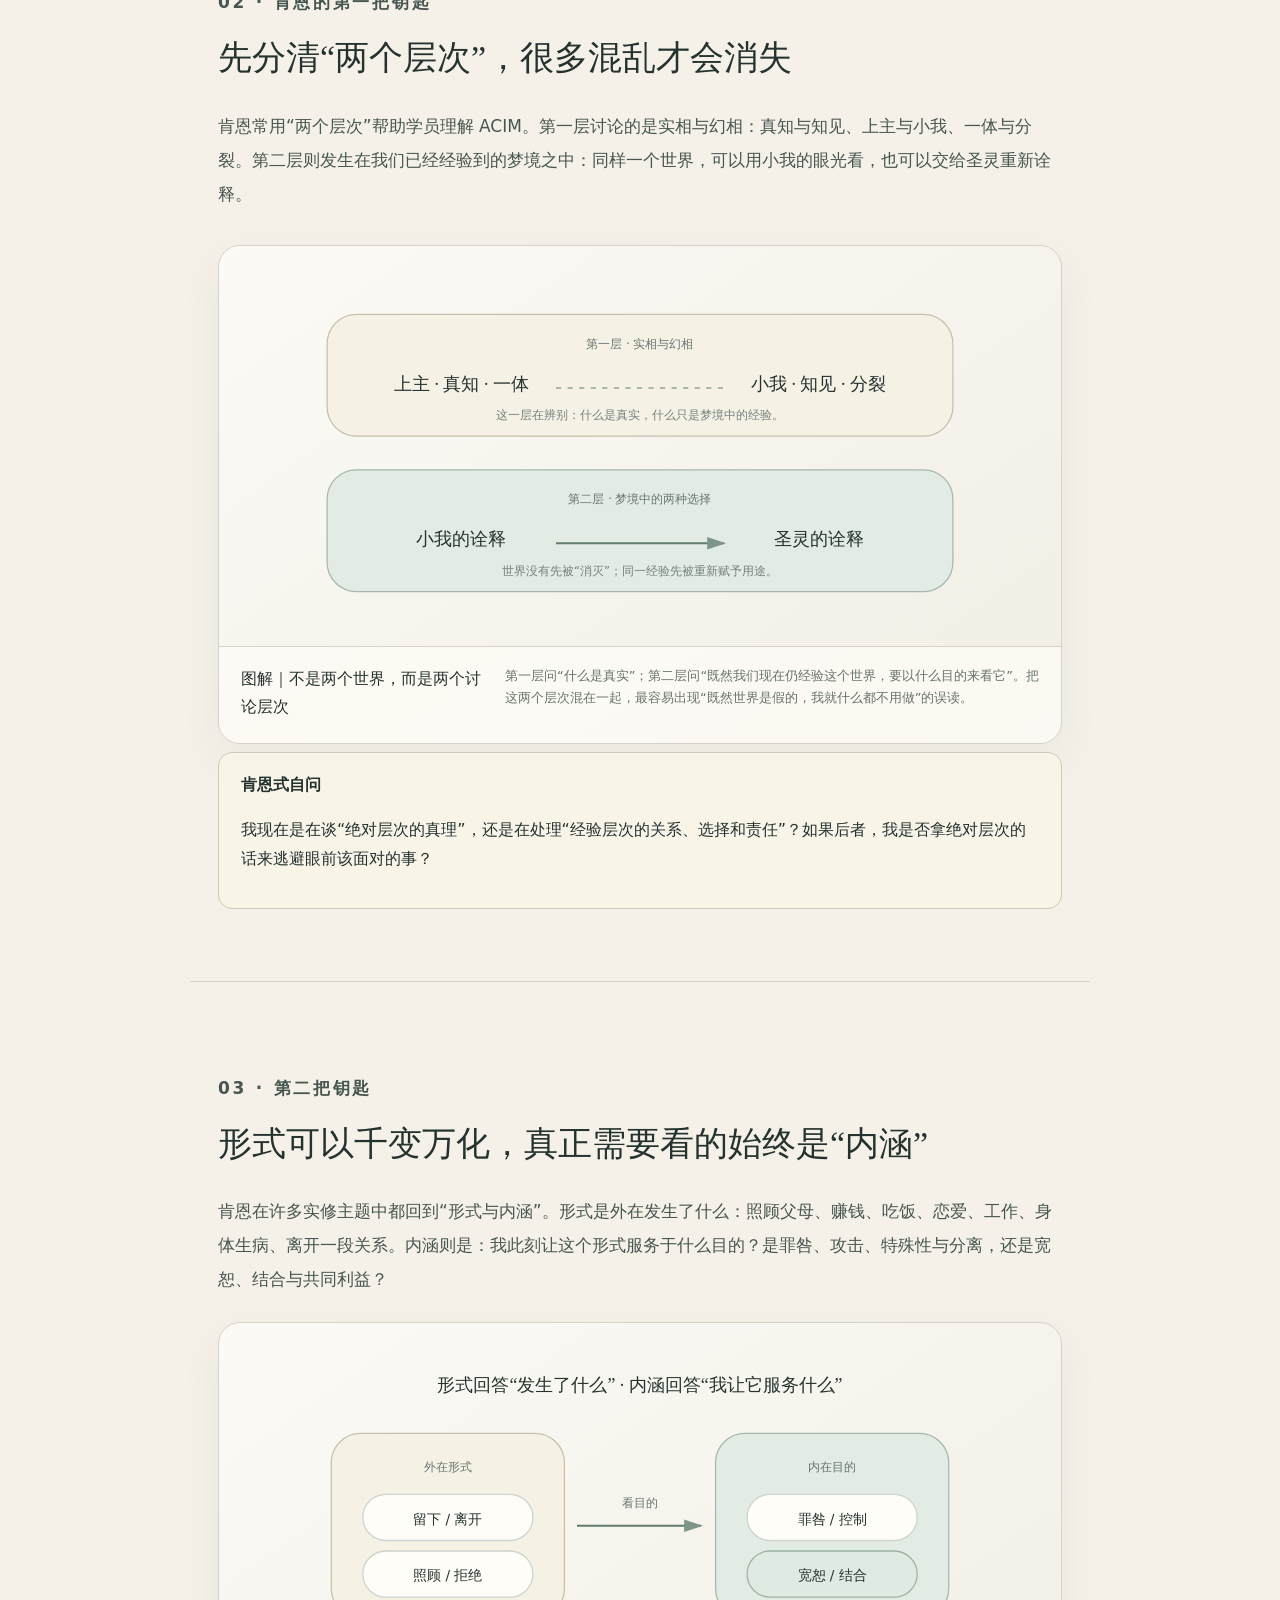
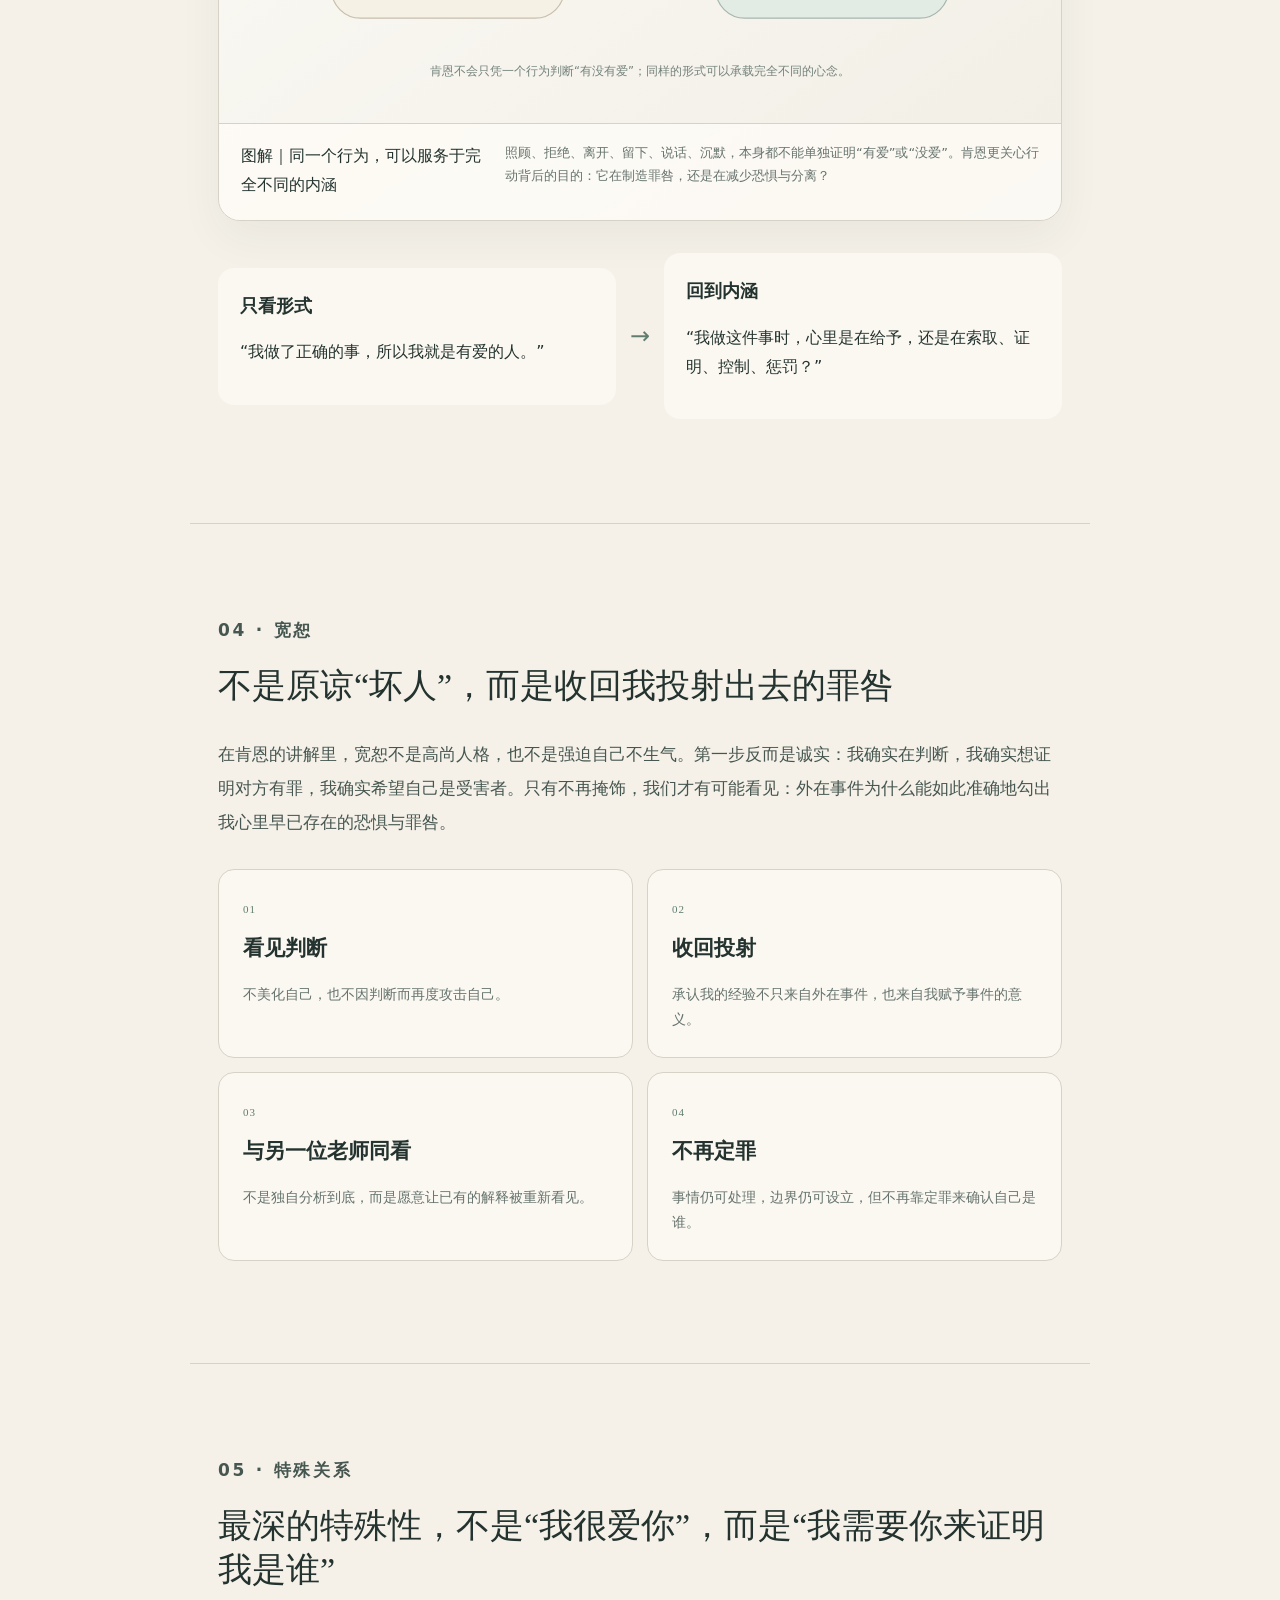
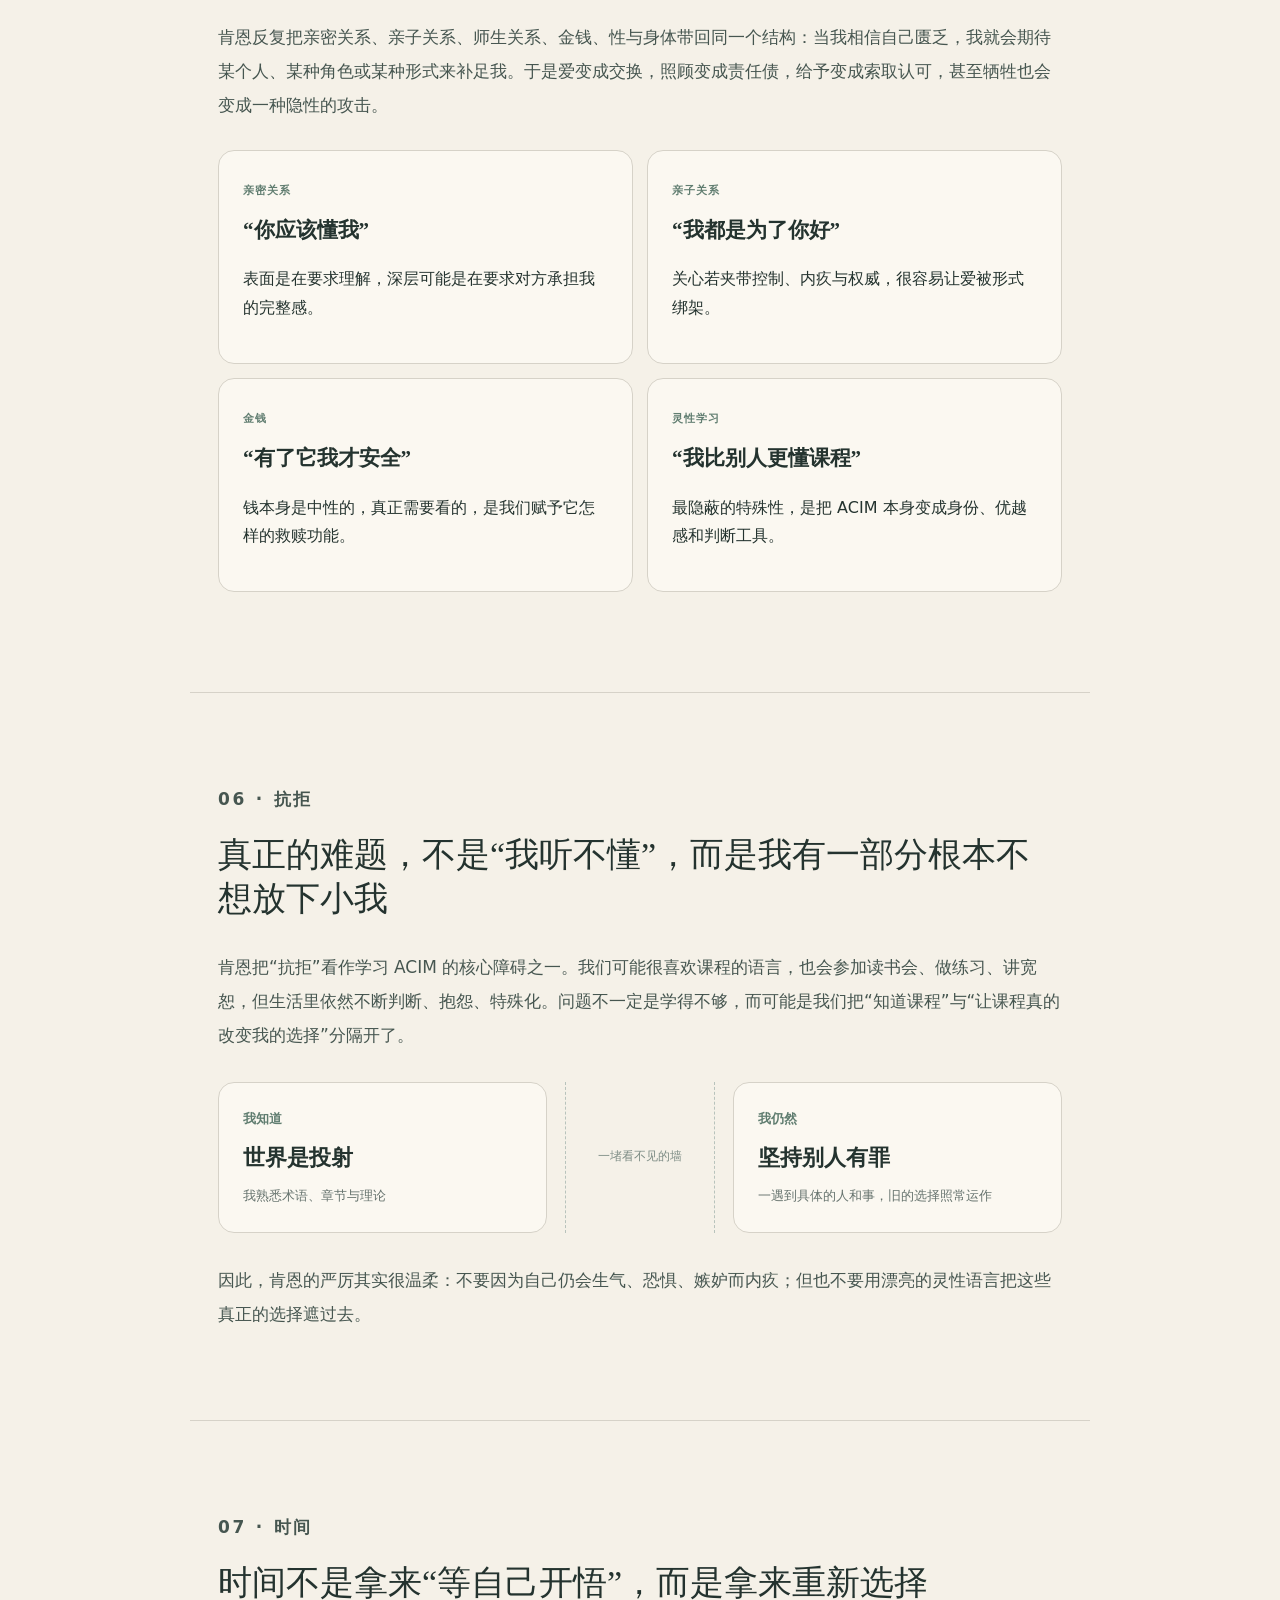
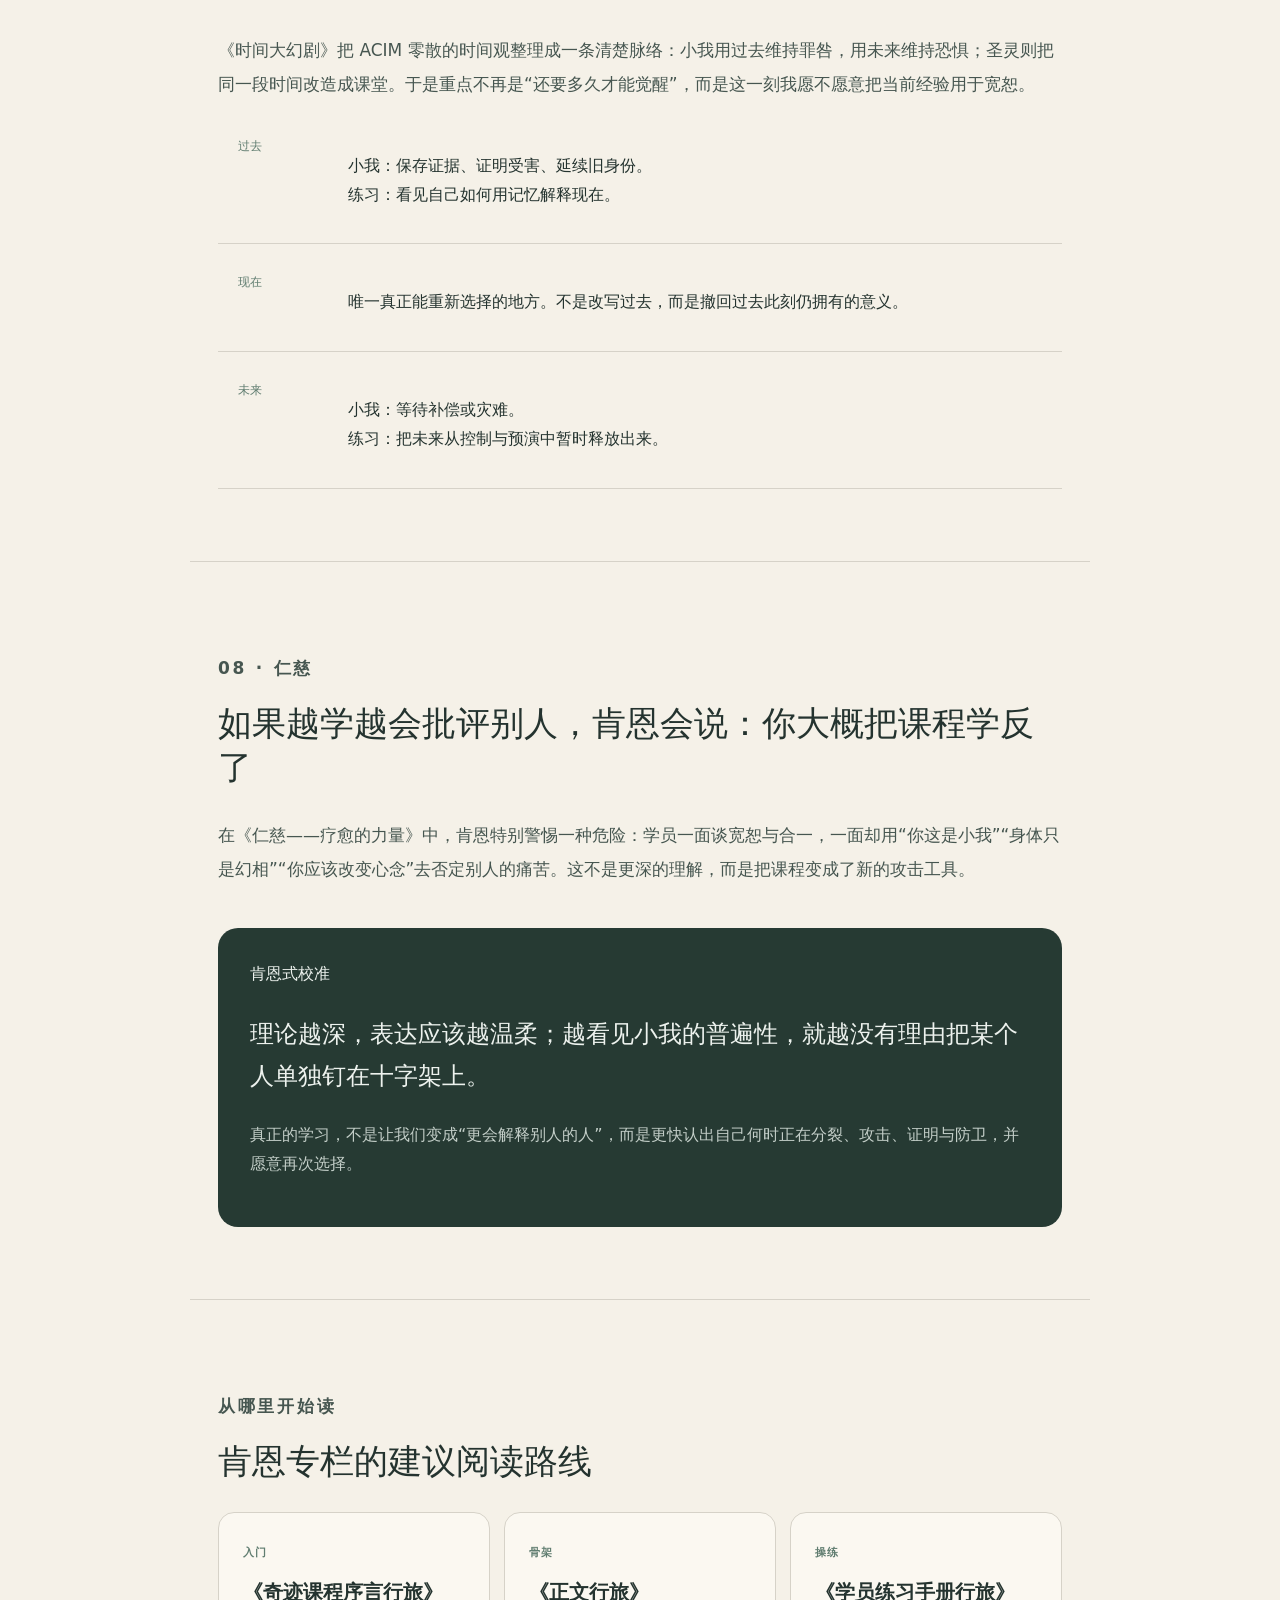
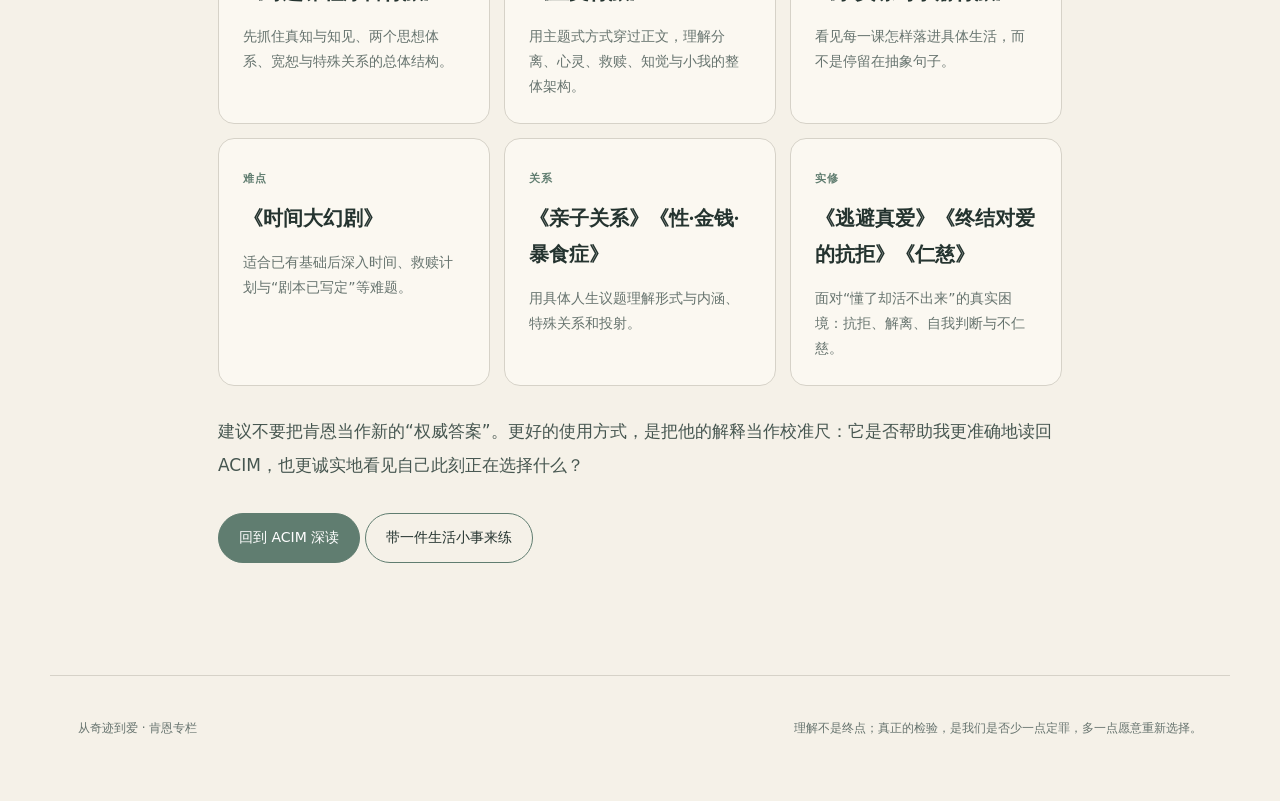
<file: ken.html>
<!doctype html>
<html lang="zh-CN">
<head>
  <meta charset="utf-8" />
  <meta name="viewport" content="width=device-width,initial-scale=1" />
  <meta name="description" content="肯恩·霍布尼克（Kenneth Wapnick）关于《奇迹课程》的导读专栏：两个层次、形式与内涵、宽恕、特殊关系、抗拒、时间与仁慈。" />
  <title>肯恩专栏｜跟肯恩读懂 ACIM</title>
  <link rel="stylesheet" href="styles.css" />
</head>
<body>
<header class="site-header">
  <a class="brand" href="index.html"><span class="brand-mark"></span><span>从奇迹到爱</span></a>
  <nav>
    <a href="acim.html">ACIM 深读</a>
    <a href="ken.html" aria-current="page">肯恩专栏</a>
    <a href="gary.html">Gary 专栏</a>
    <a href="acol.html">ACOL 深读</a>
    <a href="concepts.html">核心概念</a>
    <a href="integration.html">融合地图</a>
    <a href="first-principles.html">第一性原理</a><a href="axioms.html">公理体系</a>
    <a href="change.html">改变层次</a>
    <a href="practice.html">生活实修</a>
    <a href="pitfalls.html">修习避坑</a>
    <a href="cases.html">案例库</a>
  </nav>
</header>

<main>
<section class="course-hero ken-hero">
  <p class="eyebrow">KENNETH WAPNICK · 跟肯恩读 ACIM</p>
  <h1>不急着解释世界，<br><em>先看清是谁在解释。</em></h1>
  <p class="article-lead">肯恩·霍布尼克不是把《奇迹课程》变成一套更复杂的理论，而是不断把读者带回几个根本辨别：问题发生在哪个层次？我现在关注的是形式还是内涵？我是在宽恕，还是把“灵性语言”继续用来判断自己与别人？</p>
  <div class="article-thesis"><span>专栏定位</span><p>这里不是人物纪念页，而是一条<strong>肯恩式阅读路径</strong>：用他反复讲解的核心框架，帮助我们读懂 ACIM，也帮助我们看见自己是怎样把课程读偏、做偏、甚至用来防卫自己的。</p></div>
</section>

<section class="article-section">
  <p class="eyebrow">01 · 为什么是肯恩</p>
  <h2>他的重要性，不只在“知道得多”，而在于一以贯之地守住课程的思想骨架</h2>
  <div class="ken-intro-grid">
    <article>
      <span>EDITOR</span>
      <h3>最早期的重要编辑者之一</h3>
      <p>肯恩与海伦·舒曼一起参与《奇迹课程》的早期编辑工作，因此他的教学始终非常重视文本内部的概念一致性与语言脉络。</p>
    </article>
    <article>
      <span>TEACHER</span>
      <h3>长期以课程解释课程</h3>
      <p>他反复提醒学员，不要急着把个人灵感、心理学偏好或宗教习惯投射进 ACIM，而应先理解课程自己的层次结构、目的与术语。</p>
    </article>
    <article>
      <span>PRACTICE</span>
      <h3>把形上学带回具体生活</h3>
      <p>他的重点从来不只在“世界是幻相”这类结论，而在于：当你被伴侣、父母、金钱、身体或工作触发时，能不能看见自己此刻选择了哪一种老师。</p>
    </article>
  </div>
  <p class="source-note">本站本专栏主要依据已收录的肯恩著作与讲座整理，包括《正文行旅》《奇迹课程序言行旅》《学员练习手册行旅》《时间大幻剧》《奇迹原则50》《仁慈——疗愈的力量》《亲子关系》《逃避真爱》《终结对爱的抗拒》《性·金钱·暴食症》等。</p>
</section>

<section class="article-section theory-block">
  <p class="eyebrow">02 · 肯恩的第一把钥匙</p>
  <h2>先分清“两个层次”，很多混乱才会消失</h2>
  <p>肯恩常用“两个层次”帮助学员理解 ACIM。第一层讨论的是实相与幻相：真知与知见、上主与小我、一体与分裂。第二层则发生在我们已经经验到的梦境之中：同样一个世界，可以用小我的眼光看，也可以交给圣灵重新诠释。</p>
  <figure class="explain-visual" data-visual="ken-two-levels">
    <figcaption><b>图解｜不是两个世界，而是两个讨论层次</b><span>第一层问“什么是真实”；第二层问“既然我们现在仍经验这个世界，要以什么目的来看它”。把这两个层次混在一起，最容易出现“既然世界是假的，我就什么都不用做”的误读。</span></figcaption>
  </figure>
  <div class="discernment">
    <b>肯恩式自问</b>
    <p>我现在是在谈“绝对层次的真理”，还是在处理“经验层次的关系、选择和责任”？如果后者，我是否拿绝对层次的话来逃避眼前该面对的事？</p>
  </div>
</section>

<section class="article-section theory-block">
  <p class="eyebrow">03 · 第二把钥匙</p>
  <h2>形式可以千变万化，真正需要看的始终是“内涵”</h2>
  <p>肯恩在许多实修主题中都回到“形式与内涵”。形式是外在发生了什么：照顾父母、赚钱、吃饭、恋爱、工作、身体生病、离开一段关系。内涵则是：我此刻让这个形式服务于什么目的？是罪咎、攻击、特殊性与分离，还是宽恕、结合与共同利益？</p>
  <figure class="explain-visual compact" data-visual="ken-form-content">
    <figcaption><b>图解｜同一个行为，可以服务于完全不同的内涵</b><span>照顾、拒绝、离开、留下、说话、沉默，本身都不能单独证明“有爱”或“没爱”。肯恩更关心行动背后的目的：它在制造罪咎，还是在减少恐惧与分离？</span></figcaption>
  </figure>
  <div class="contrast-line">
    <div><b>只看形式</b><p>“我做了正确的事，所以我就是有爱的人。”</p></div>
    <span>→</span>
    <div><b>回到内涵</b><p>“我做这件事时，心里是在给予，还是在索取、证明、控制、惩罚？”</p></div>
  </div>
</section>

<section class="article-section theory-block">
  <p class="eyebrow">04 · 宽恕</p>
  <h2>不是原谅“坏人”，而是收回我投射出去的罪咎</h2>
  <p>在肯恩的讲解里，宽恕不是高尚人格，也不是强迫自己不生气。第一步反而是诚实：我确实在判断，我确实想证明对方有罪，我确实希望自己是受害者。只有不再掩饰，我们才有可能看见：外在事件为什么能如此准确地勾出我心里早已存在的恐惧与罪咎。</p>
  <div class="four-stage-grid">
    <article><span>01</span><h3>看见判断</h3><p>不美化自己，也不因判断而再度攻击自己。</p></article>
    <article><span>02</span><h3>收回投射</h3><p>承认我的经验不只来自外在事件，也来自我赋予事件的意义。</p></article>
    <article><span>03</span><h3>与另一位老师同看</h3><p>不是独自分析到底，而是愿意让已有的解释被重新看见。</p></article>
    <article><span>04</span><h3>不再定罪</h3><p>事情仍可处理，边界仍可设立，但不再靠定罪来确认自己是谁。</p></article>
  </div>
</section>

<section class="article-section theory-block">
  <p class="eyebrow">05 · 特殊关系</p>
  <h2>最深的特殊性，不是“我很爱你”，而是“我需要你来证明我是谁”</h2>
  <p>肯恩反复把亲密关系、亲子关系、师生关系、金钱、性与身体带回同一个结构：当我相信自己匮乏，我就会期待某个人、某种角色或某种形式来补足我。于是爱变成交换，照顾变成责任债，给予变成索取认可，甚至牺牲也会变成一种隐性的攻击。</p>
  <div class="life-cases">
    <article><span>亲密关系</span><h3>“你应该懂我”</h3><p>表面是在要求理解，深层可能是在要求对方承担我的完整感。</p></article>
    <article><span>亲子关系</span><h3>“我都是为了你好”</h3><p>关心若夹带控制、内疚与权威，很容易让爱被形式绑架。</p></article>
    <article><span>金钱</span><h3>“有了它我才安全”</h3><p>钱本身是中性的，真正需要看的，是我们赋予它怎样的救赎功能。</p></article>
    <article><span>灵性学习</span><h3>“我比别人更懂课程”</h3><p>最隐蔽的特殊性，是把 ACIM 本身变成身份、优越感和判断工具。</p></article>
  </div>
</section>

<section class="article-section theory-block">
  <p class="eyebrow">06 · 抗拒</p>
  <h2>真正的难题，不是“我听不懂”，而是我有一部分根本不想放下小我</h2>
  <p>肯恩把“抗拒”看作学习 ACIM 的核心障碍之一。我们可能很喜欢课程的语言，也会参加读书会、做练习、讲宽恕，但生活里依然不断判断、抱怨、特殊化。问题不一定是学得不够，而可能是我们把“知道课程”与“让课程真的改变我的选择”分隔开了。</p>
  <div class="ken-wall">
    <div><small>我知道</small><b>世界是投射</b><span>我熟悉术语、章节与理论</span></div>
    <i>一堵看不见的墙</i>
    <div><small>我仍然</small><b>坚持别人有罪</b><span>一遇到具体的人和事，旧的选择照常运作</span></div>
  </div>
  <p>因此，肯恩的严厉其实很温柔：不要因为自己仍会生气、恐惧、嫉妒而内疚；但也不要用漂亮的灵性语言把这些真正的选择遮过去。</p>
</section>

<section class="article-section theory-block">
  <p class="eyebrow">07 · 时间</p>
  <h2>时间不是拿来“等自己开悟”，而是拿来重新选择</h2>
  <p>《时间大幻剧》把 ACIM 零散的时间观整理成一条清楚脉络：小我用过去维持罪咎，用未来维持恐惧；圣灵则把同一段时间改造成课堂。于是重点不再是“还要多久才能觉醒”，而是这一刻我愿不愿意把当前经验用于宽恕。</p>
  <div class="maturity-path">
    <div><span>过去</span><p>小我：保存证据、证明受害、延续旧身份。<br>练习：看见自己如何用记忆解释现在。</p></div>
    <div><span>现在</span><p>唯一真正能重新选择的地方。不是改写过去，而是撤回过去此刻仍拥有的意义。</p></div>
    <div><span>未来</span><p>小我：等待补偿或灾难。<br>练习：把未来从控制与预演中暂时释放出来。</p></div>
  </div>
</section>

<section class="article-section theory-block">
  <p class="eyebrow">08 · 仁慈</p>
  <h2>如果越学越会批评别人，肯恩会说：你大概把课程学反了</h2>
  <p>在《仁慈——疗愈的力量》中，肯恩特别警惕一种危险：学员一面谈宽恕与合一，一面却用“你这是小我”“身体只是幻相”“你应该改变心念”去否定别人的痛苦。这不是更深的理解，而是把课程变成了新的攻击工具。</p>
  <div class="closing-thesis">
    <span>肯恩式校准</span>
    <h3>理论越深，表达应该越温柔；越看见小我的普遍性，就越没有理由把某个人单独钉在十字架上。</h3>
    <p>真正的学习，不是让我们变成“更会解释别人的人”，而是更快认出自己何时正在分裂、攻击、证明与防卫，并愿意再次选择。</p>
  </div>
</section>

<section class="article-section source-box">
  <p class="eyebrow">从哪里开始读</p>
  <h2>肯恩专栏的建议阅读路线</h2>
  <div class="ken-reading-path">
    <article><span>入门</span><h3>《奇迹课程序言行旅》</h3><p>先抓住真知与知见、两个思想体系、宽恕与特殊关系的总体结构。</p></article>
    <article><span>骨架</span><h3>《正文行旅》</h3><p>用主题式方式穿过正文，理解分离、心灵、救赎、知觉与小我的整体架构。</p></article>
    <article><span>操练</span><h3>《学员练习手册行旅》</h3><p>看见每一课怎样落进具体生活，而不是停留在抽象句子。</p></article>
    <article><span>难点</span><h3>《时间大幻剧》</h3><p>适合已有基础后深入时间、救赎计划与“剧本已写定”等难题。</p></article>
    <article><span>关系</span><h3>《亲子关系》《性·金钱·暴食症》</h3><p>用具体人生议题理解形式与内涵、特殊关系和投射。</p></article>
    <article><span>实修</span><h3>《逃避真爱》《终结对爱的抗拒》《仁慈》</h3><p>面对“懂了却活不出来”的真实困境：抗拒、解离、自我判断与不仁慈。</p></article>
  </div>
  <p class="source-note">建议不要把肯恩当作新的“权威答案”。更好的使用方式，是把他的解释当作校准尺：它是否帮助我更准确地读回 ACIM，也更诚实地看见自己此刻正在选择什么？</p>
  <a class="button primary" href="acim.html">回到 ACIM 深读</a>
  <a class="button ghost" href="practice.html">带一件生活小事来练</a>
</section>
</main>

<footer><p>从奇迹到爱 · 肯恩专栏</p><p>理解不是终点；真正的检验，是我们是否少一点定罪，多一点愿意重新选择。</p></footer>
<script src="visuals.js"></script>
</body>
</html>
</file>
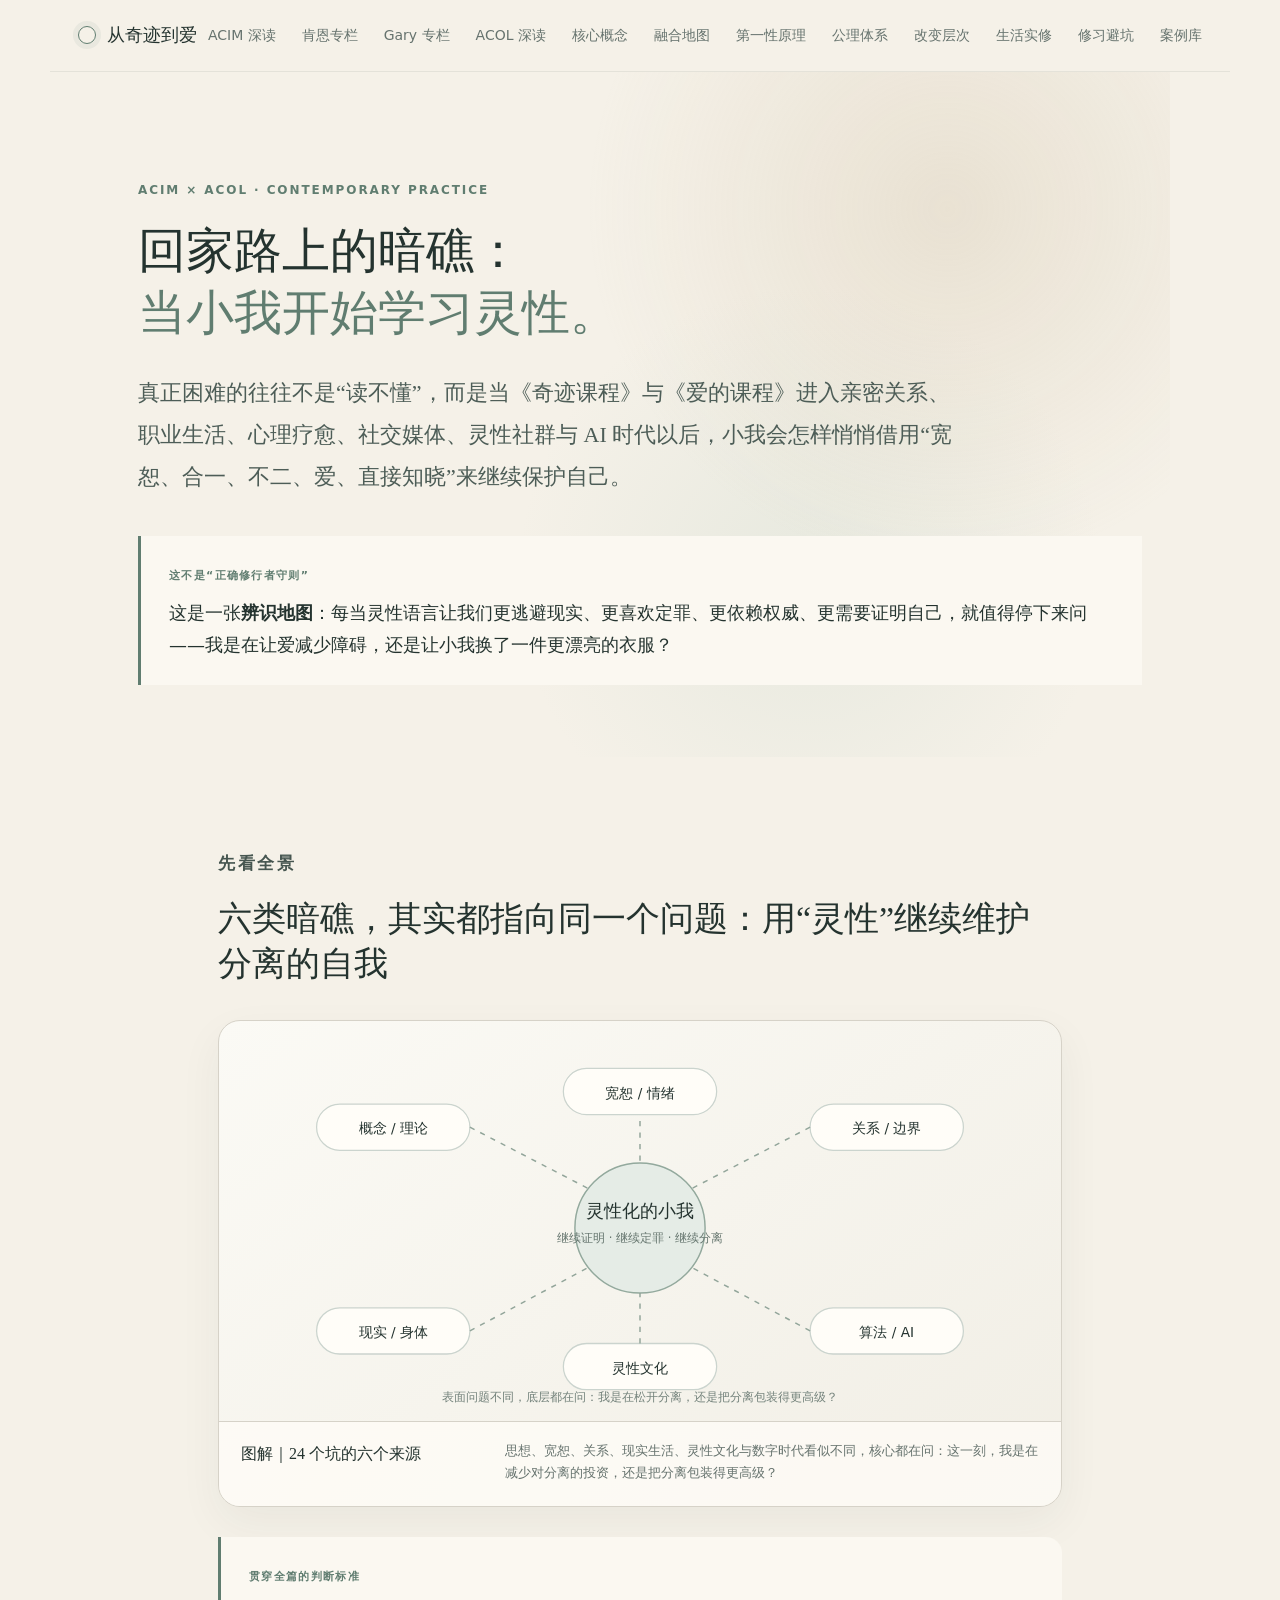
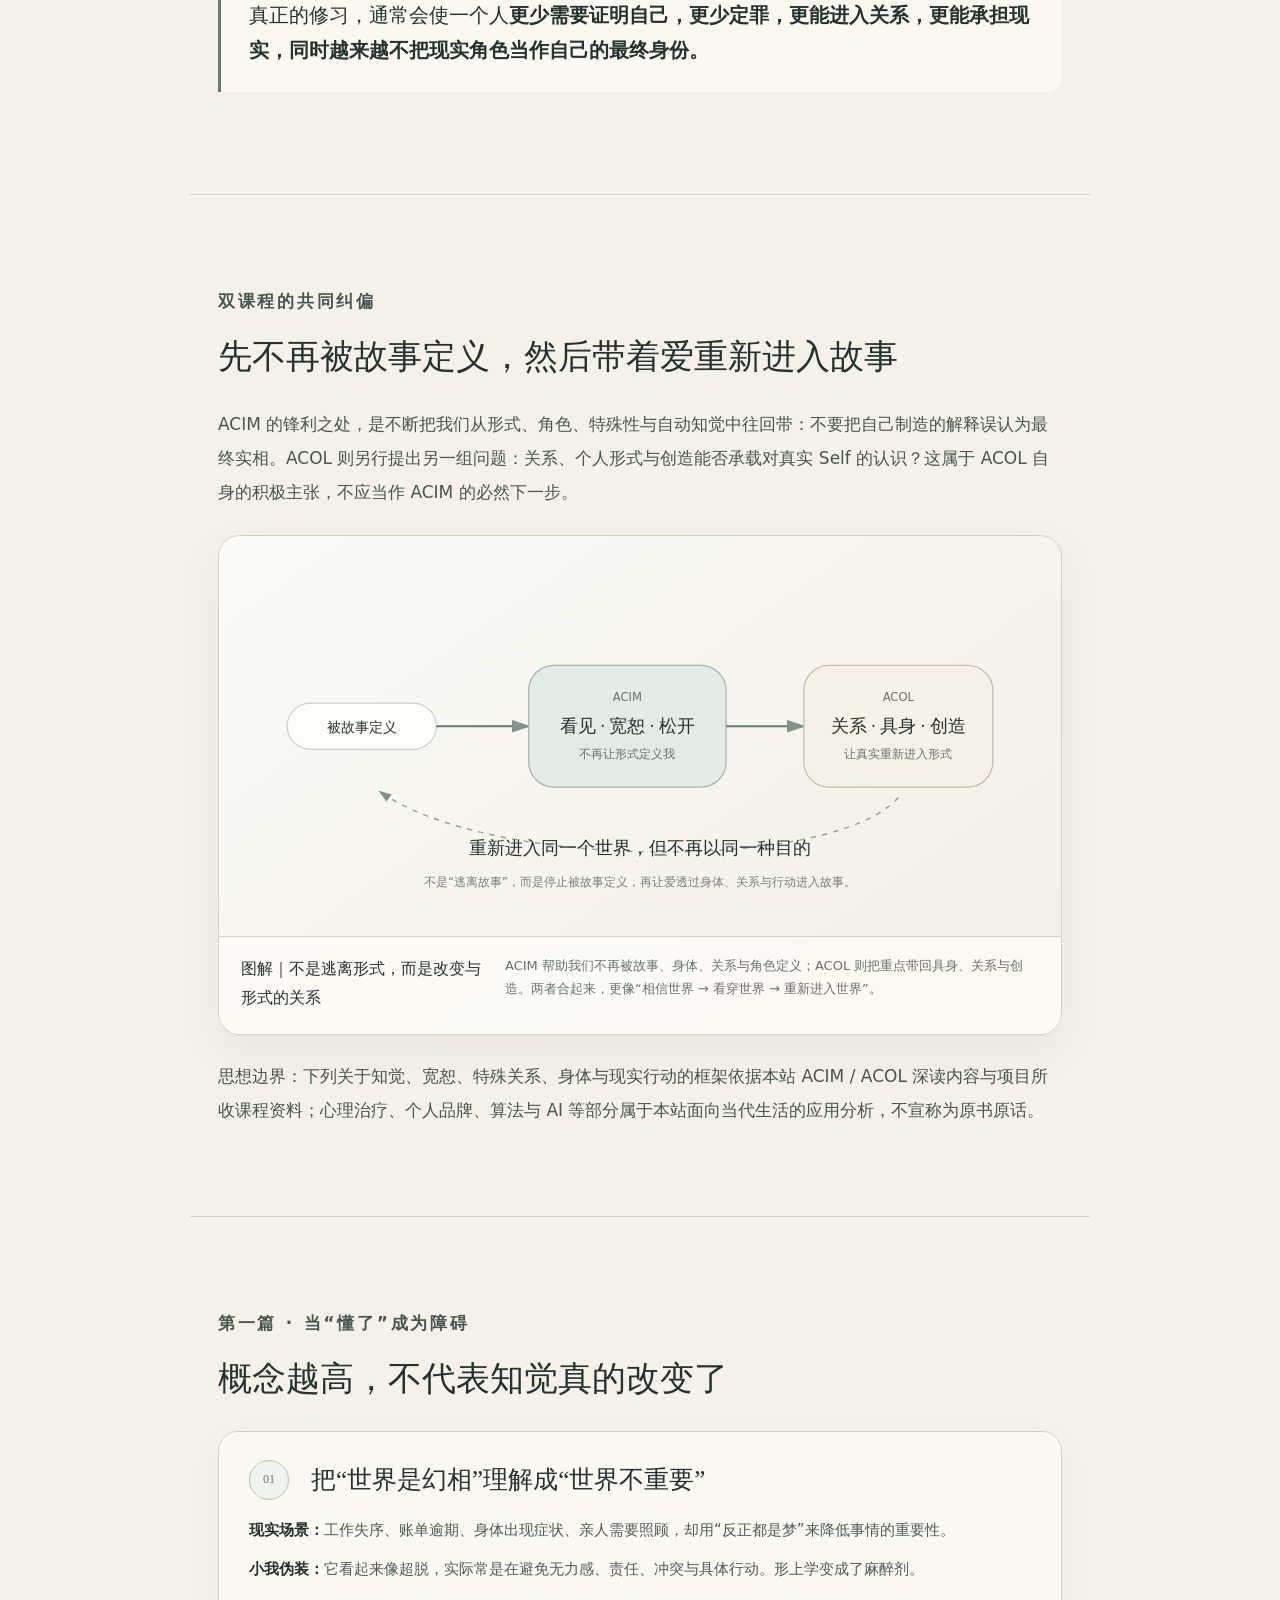
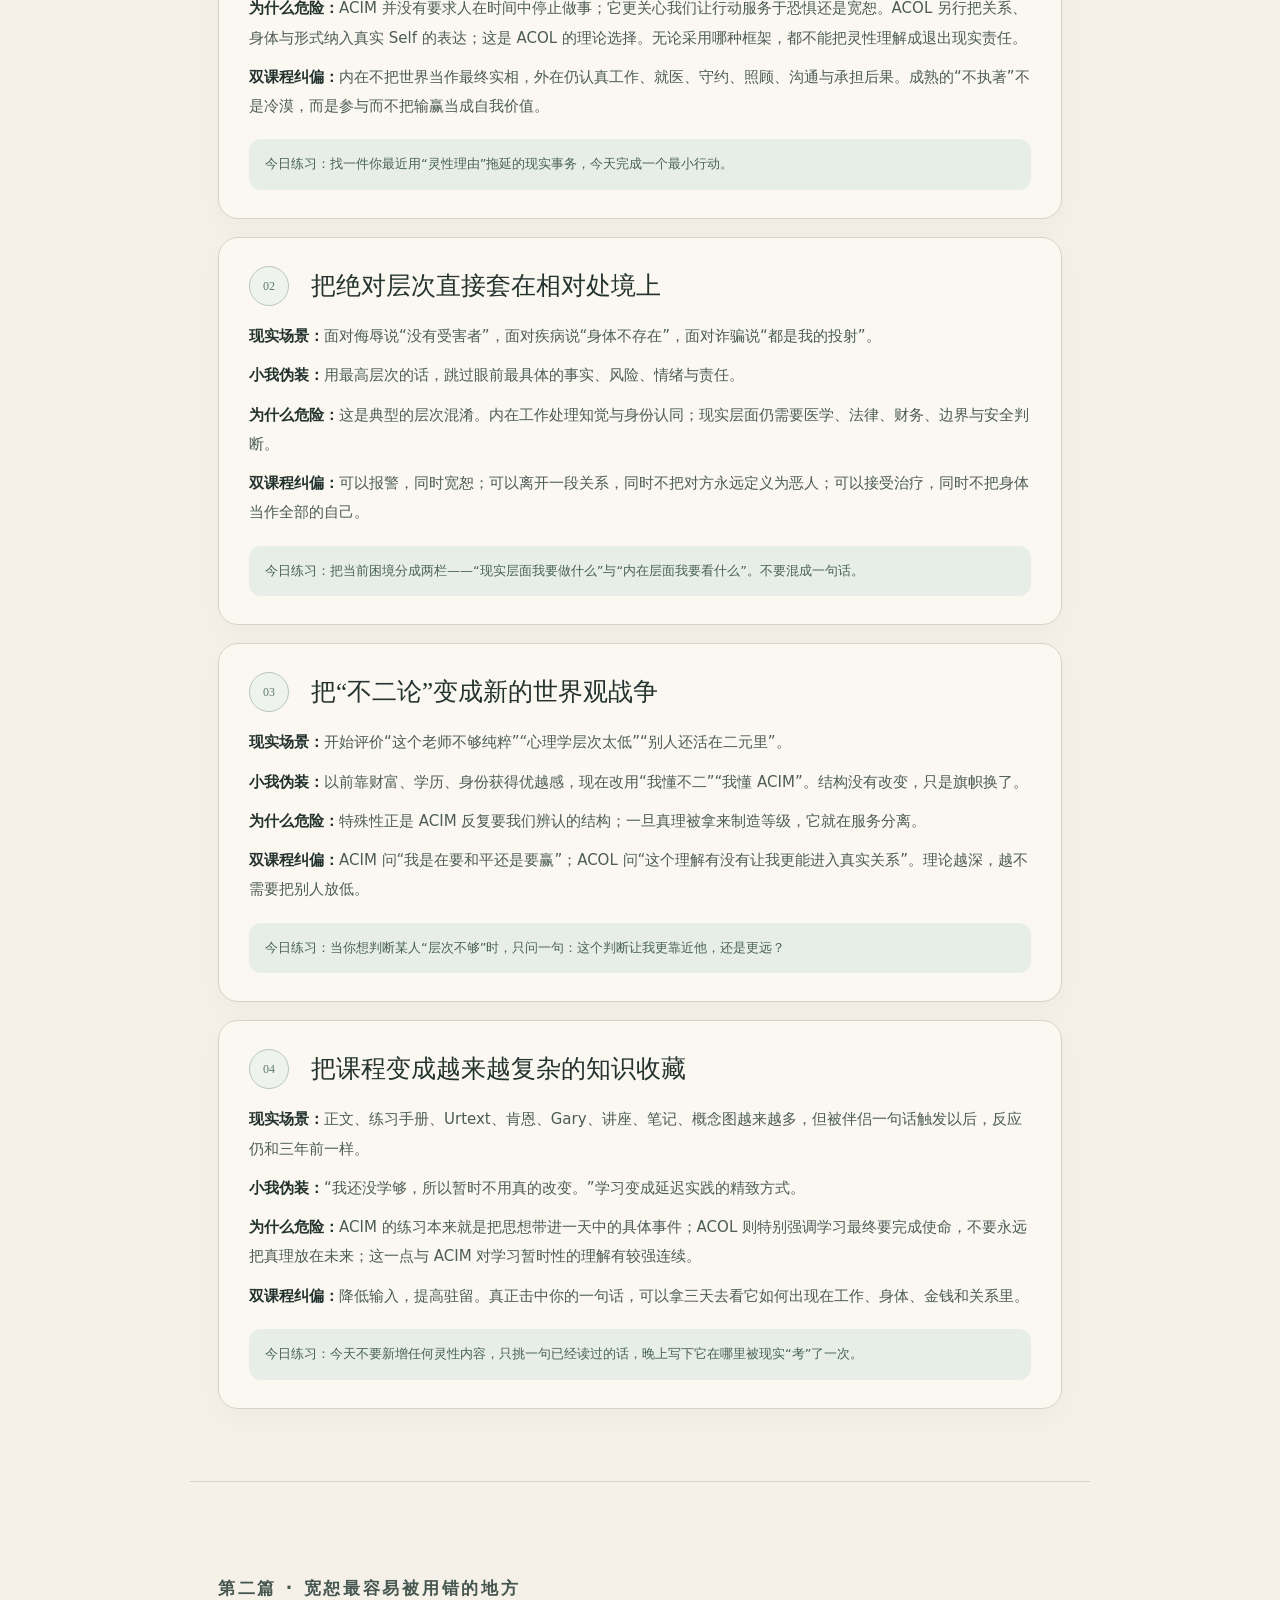
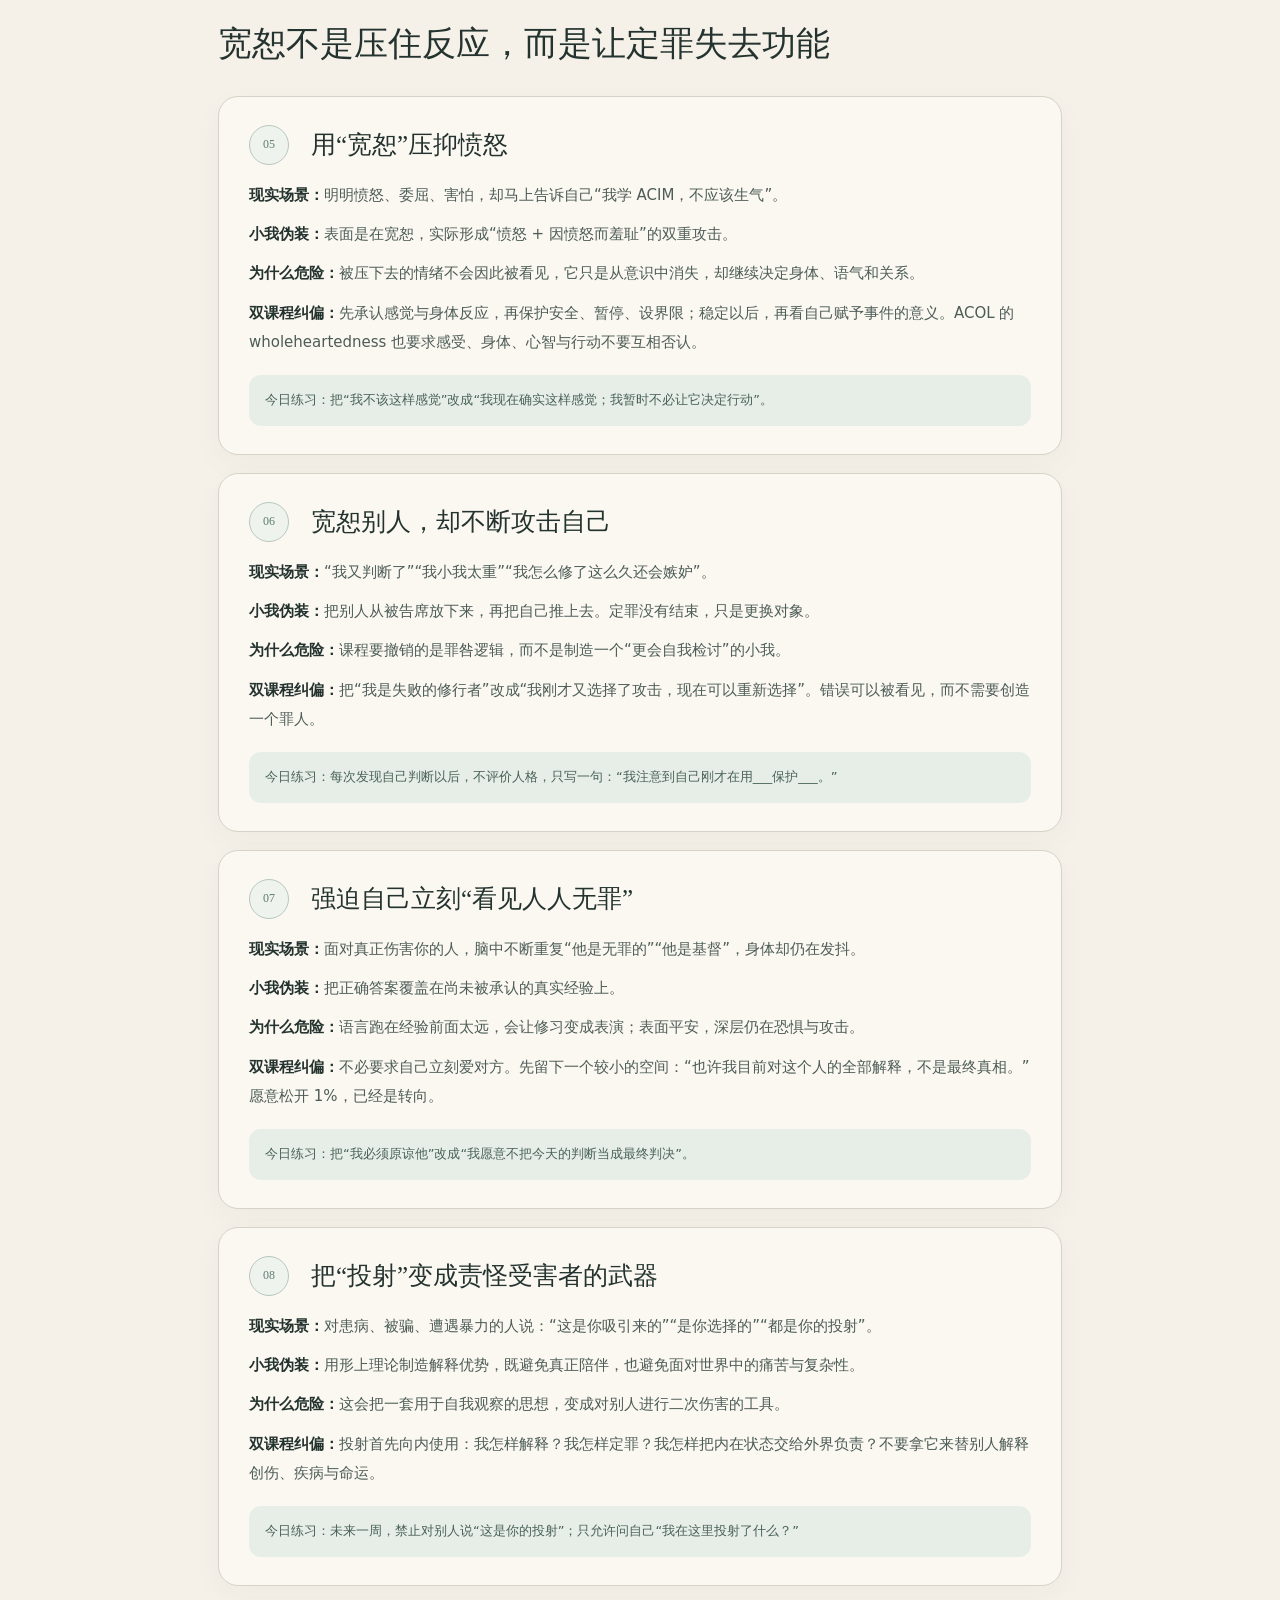
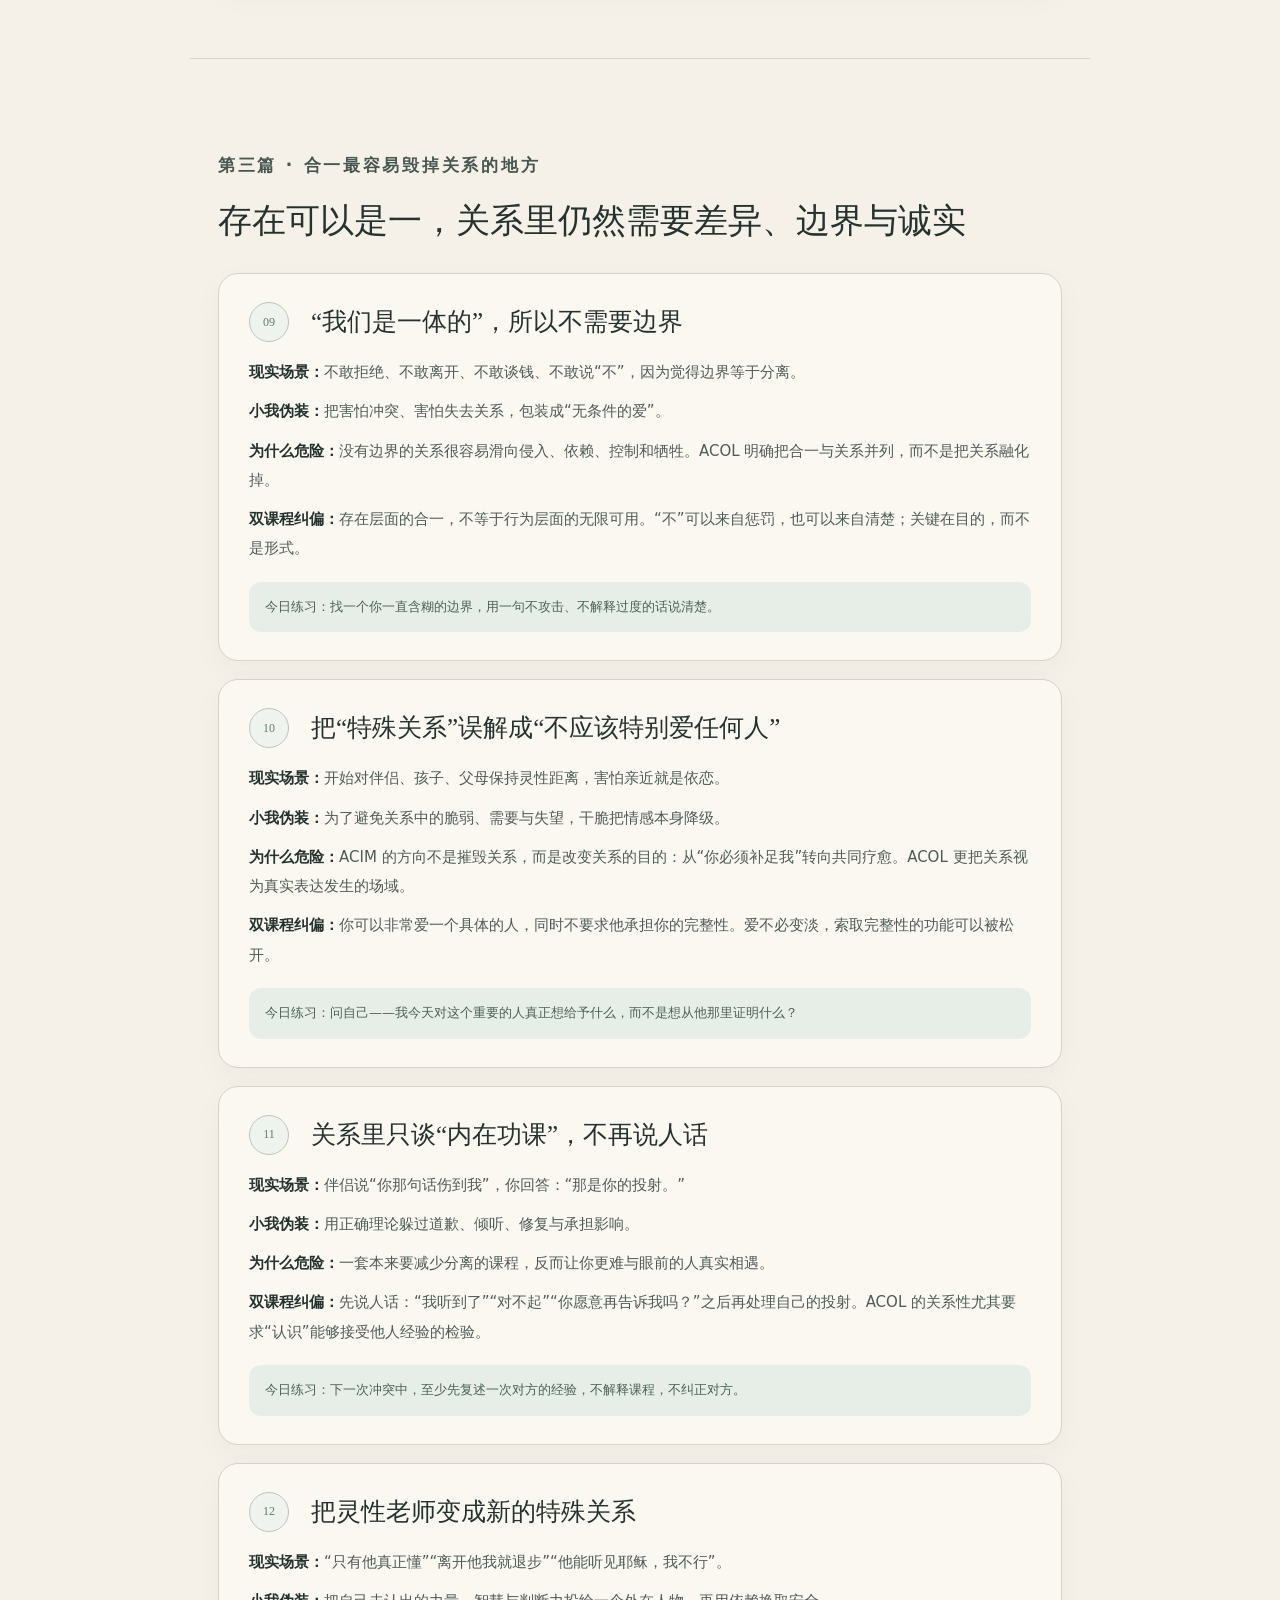
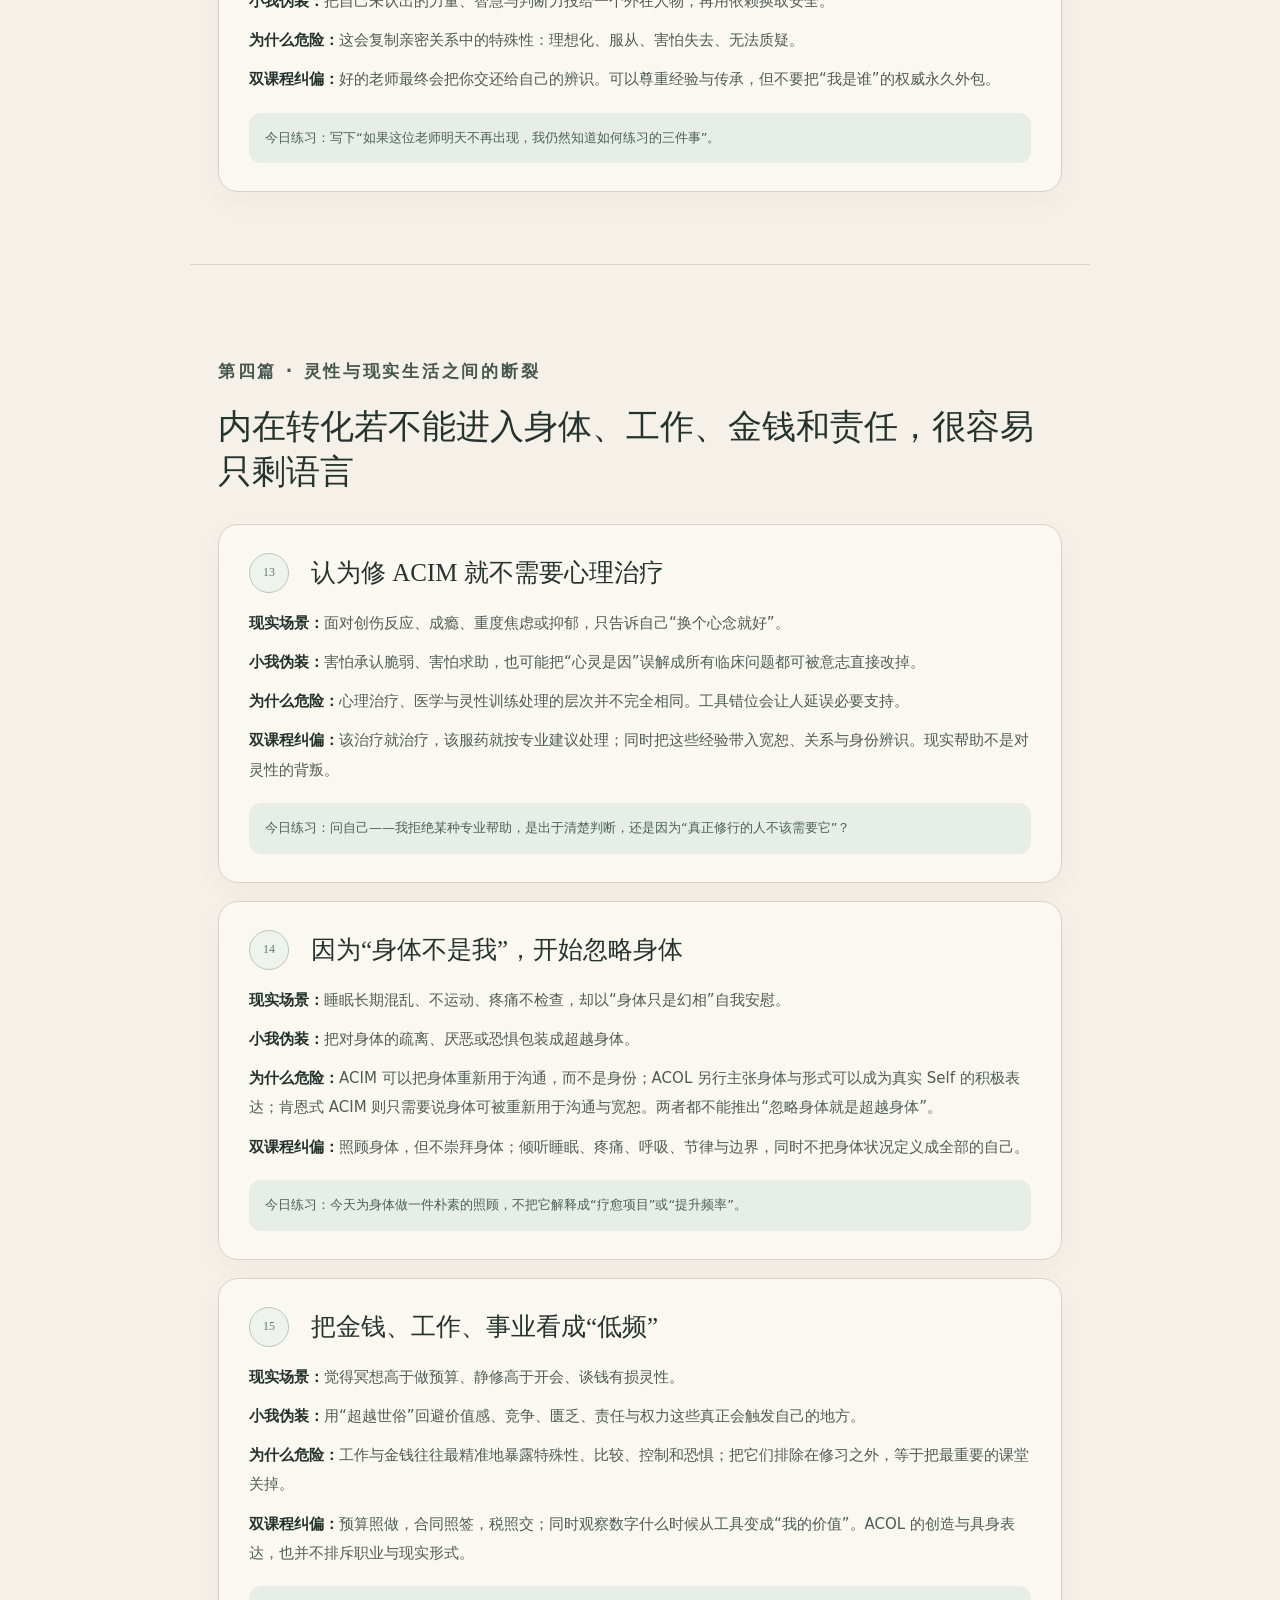
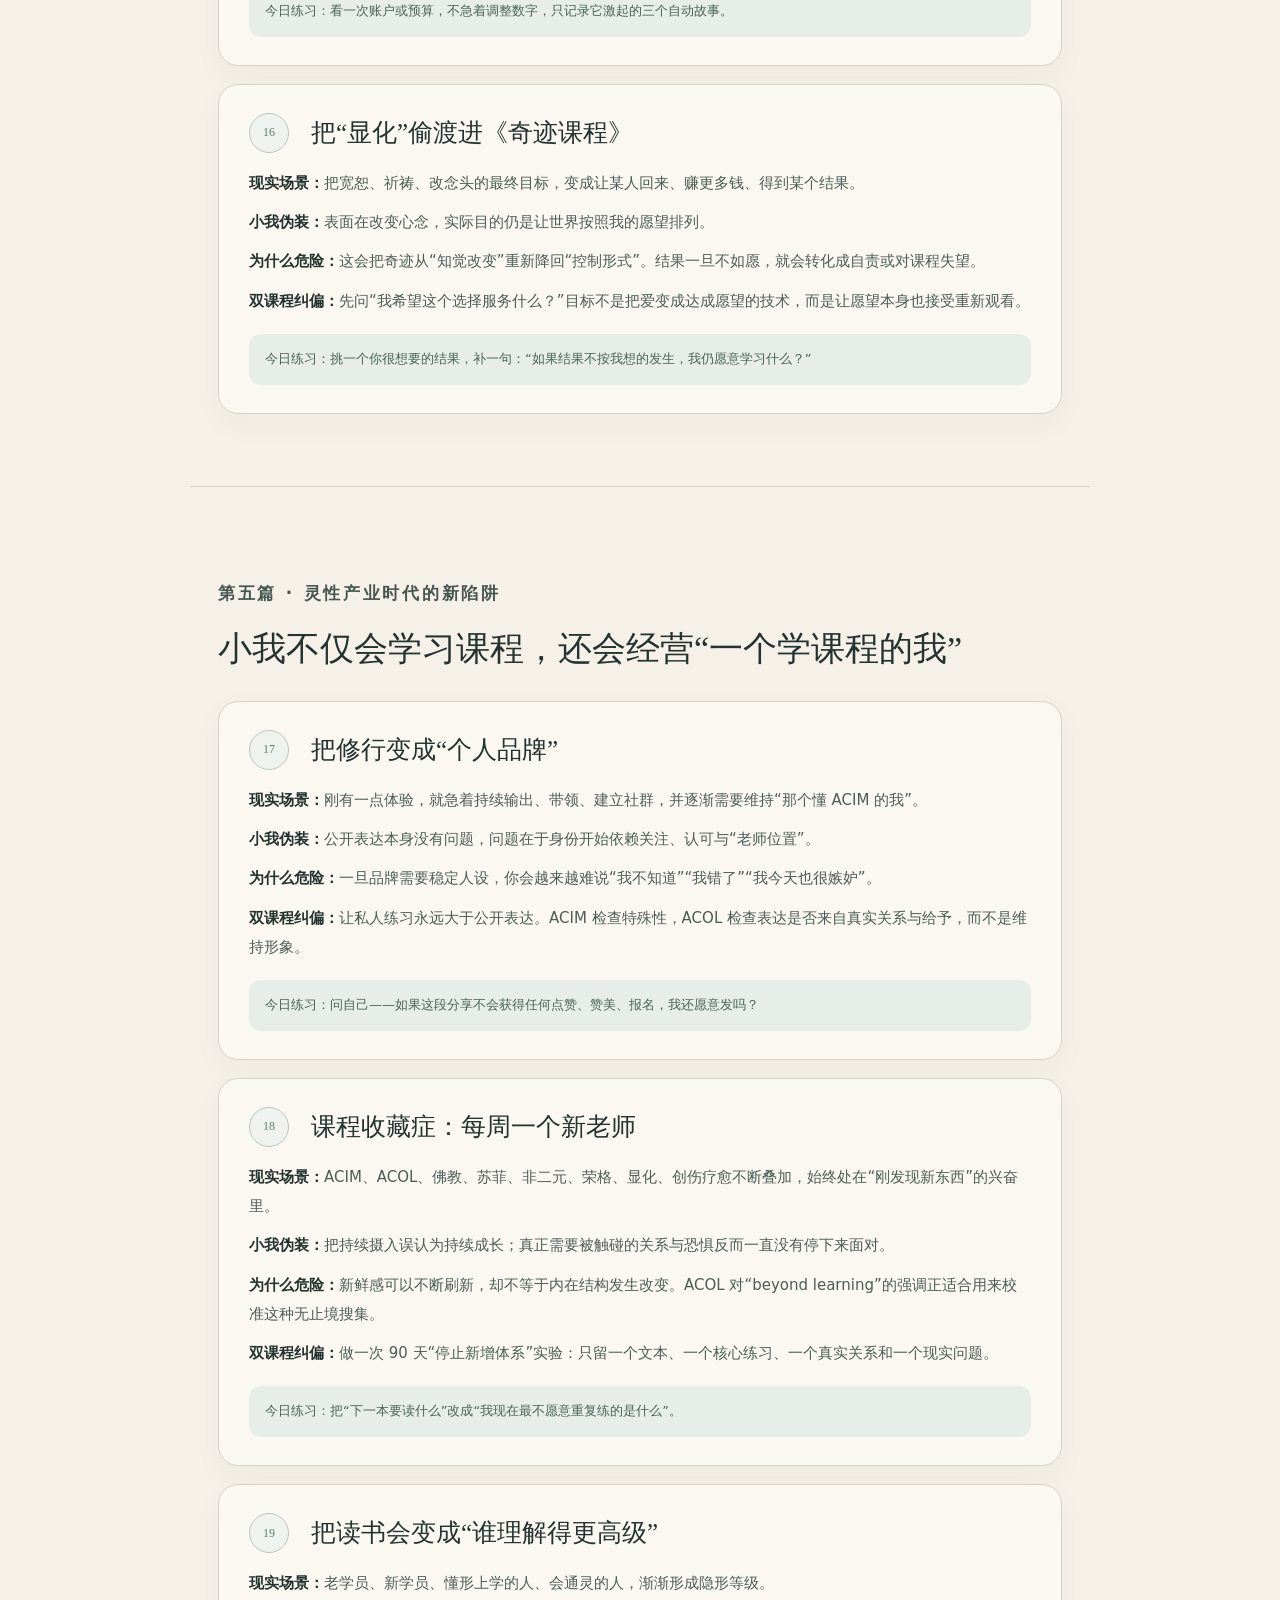
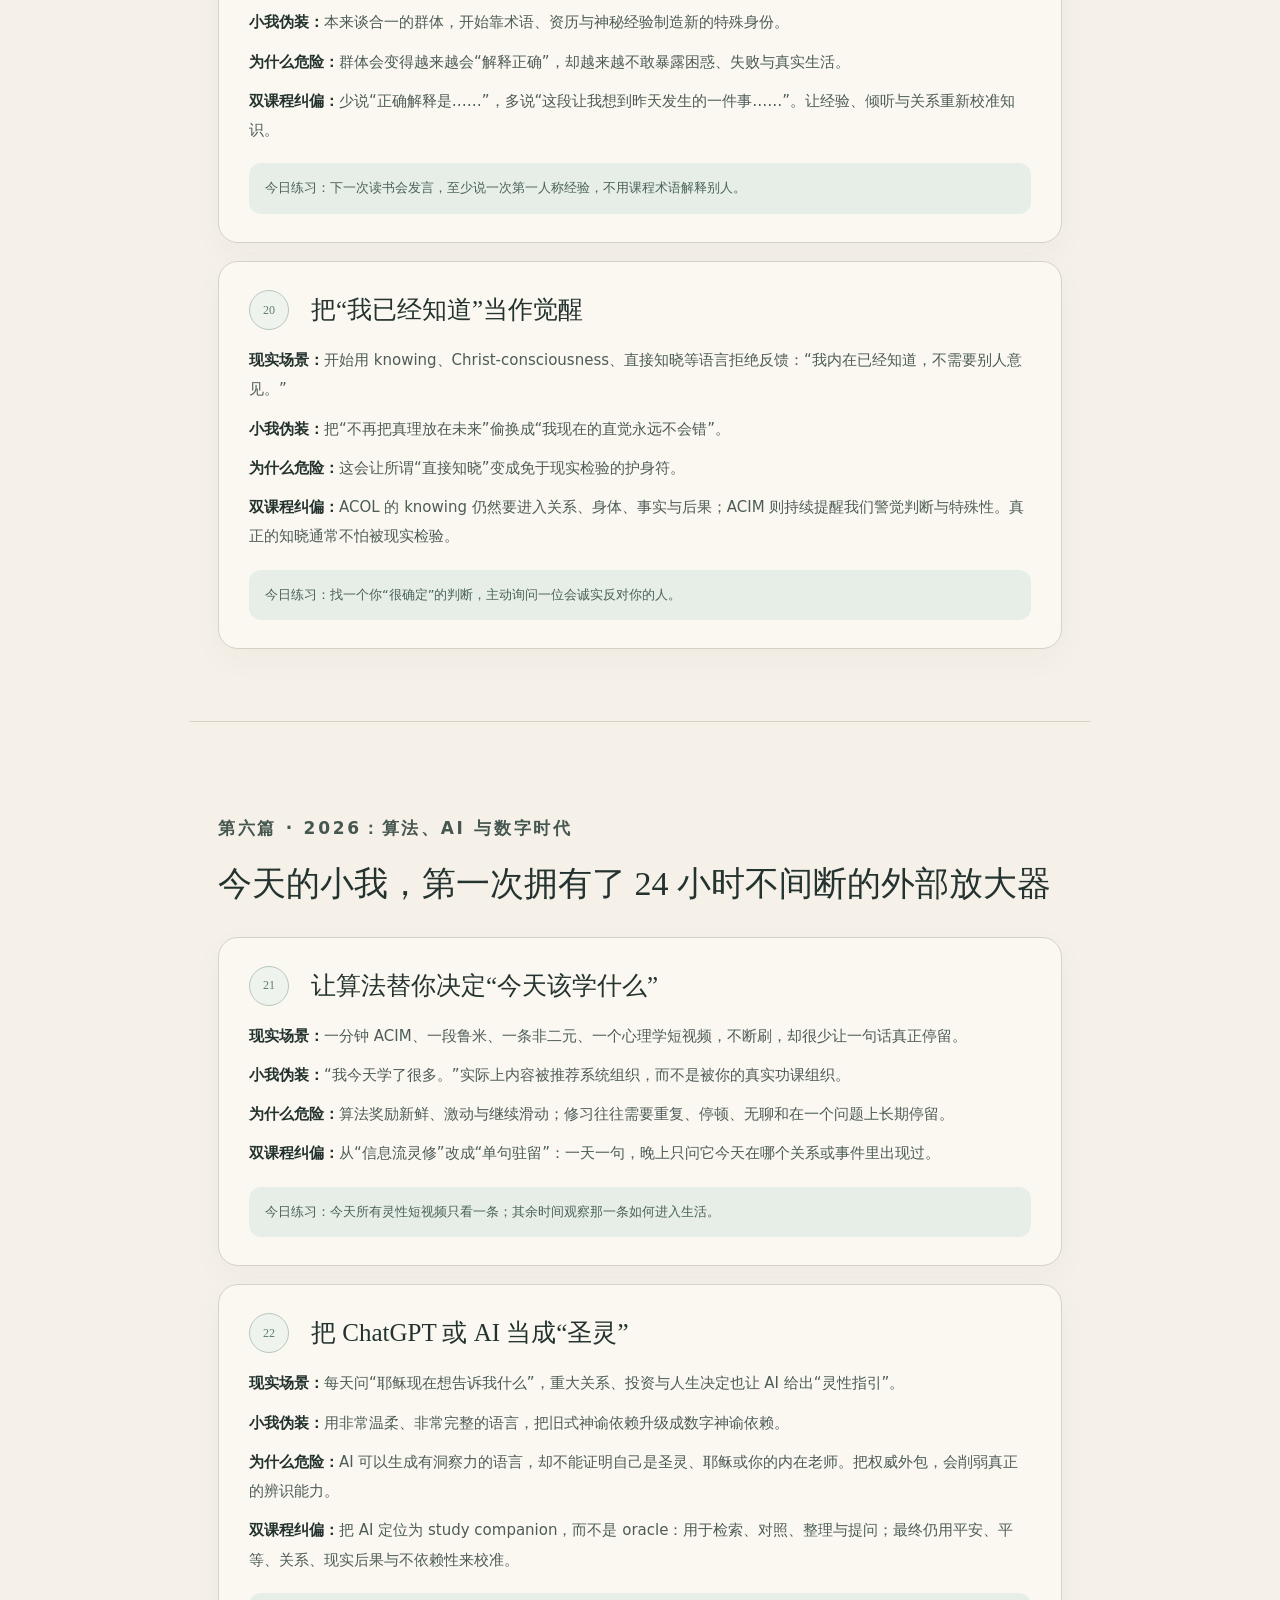
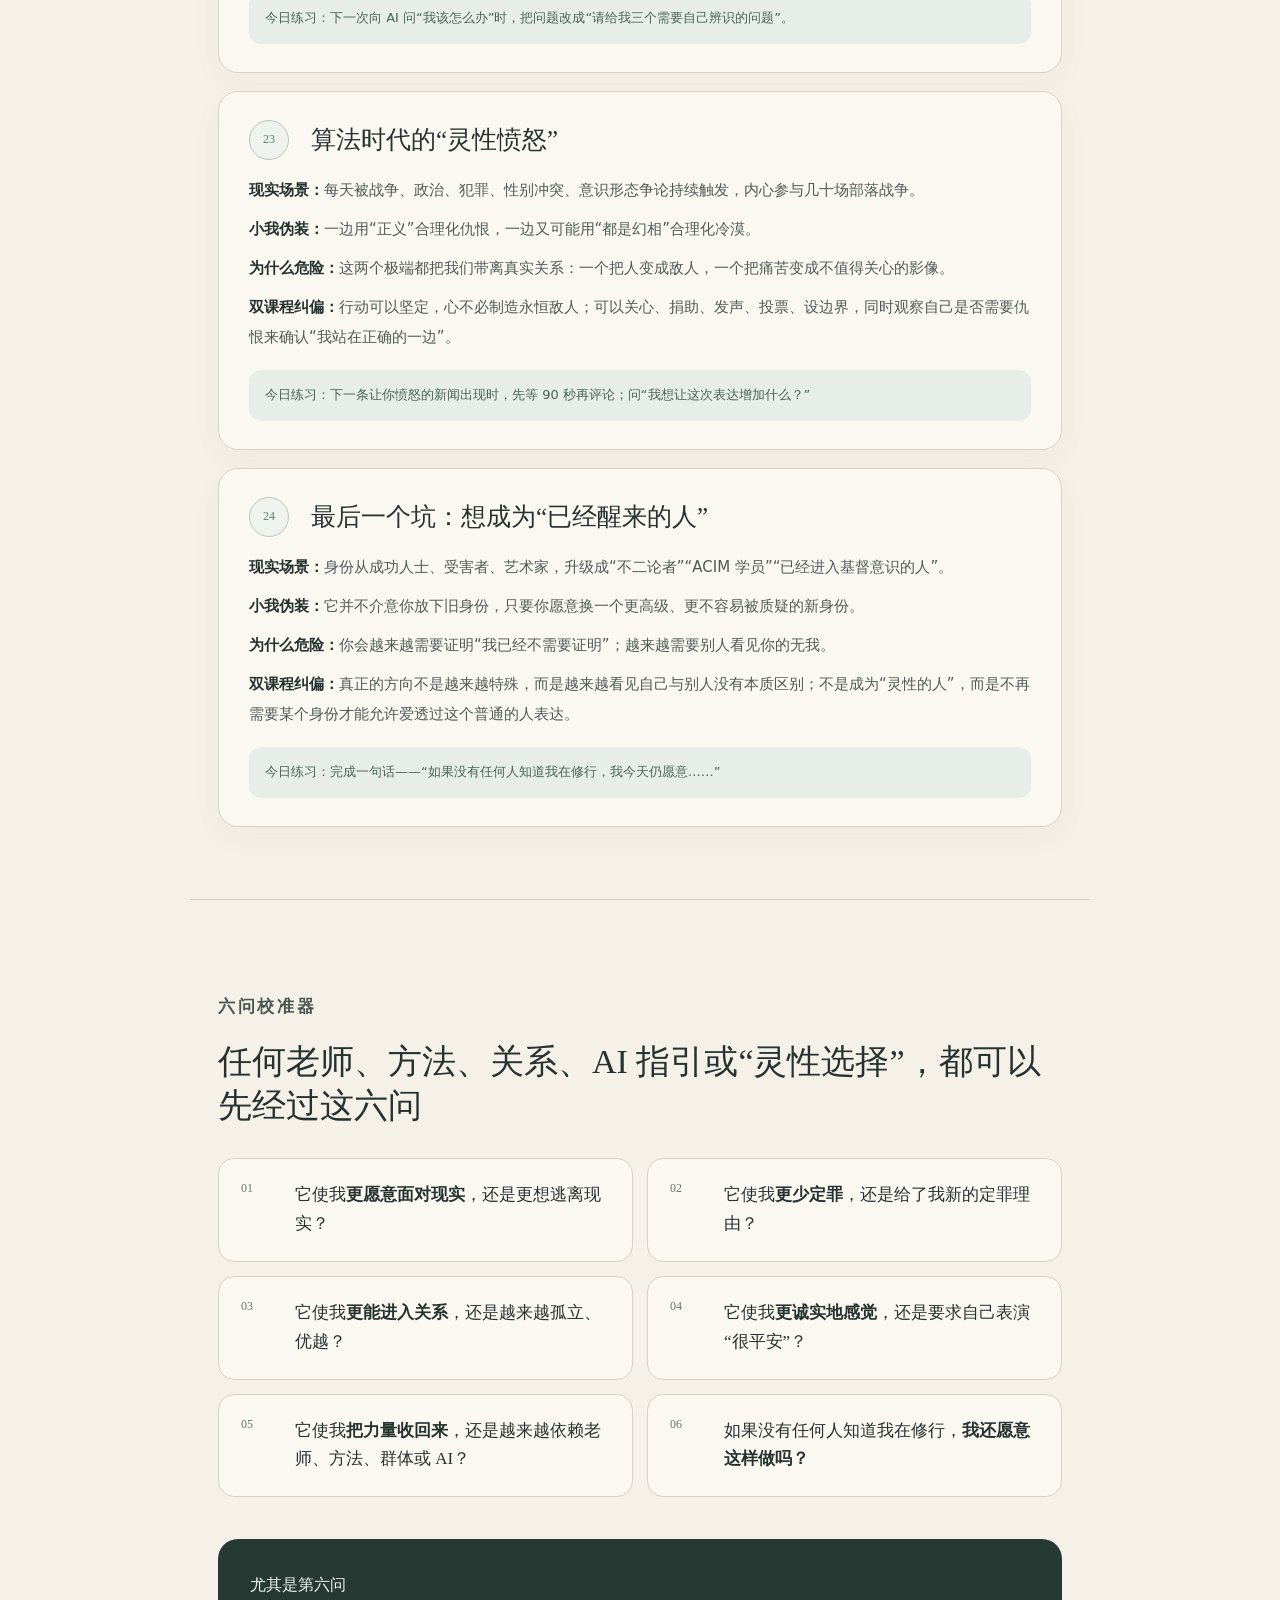
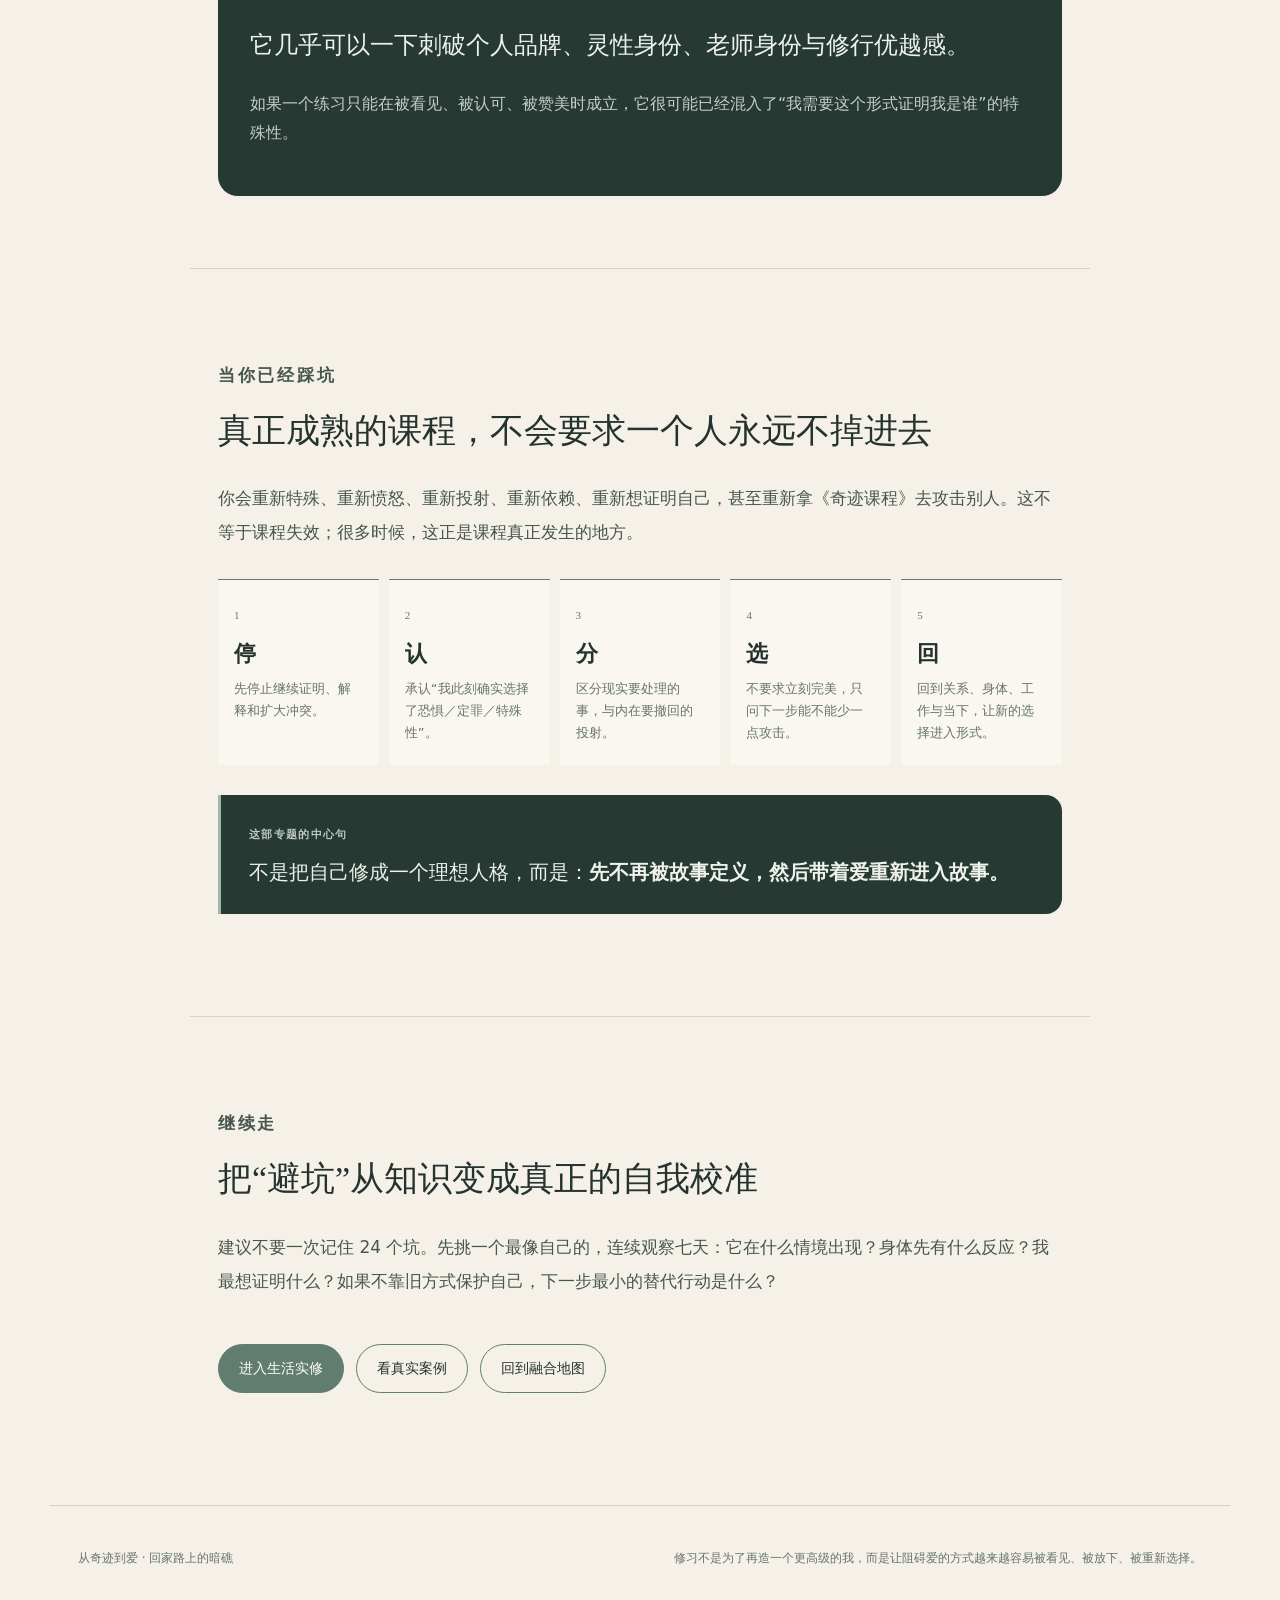
<file: pitfalls.html>
<!doctype html>
<html lang="zh-CN">
<head>
  <meta charset="utf-8" />
  <meta name="viewport" content="width=device-width,initial-scale=1" />
  <meta name="description" content="《回家路上的暗礁》：结合《奇迹课程》ACIM、《爱的课程》ACOL 与当代生活，系统梳理现代修习者最常见的 24 个陷阱，并给出双课程纠偏与实践方法。" />
  <title>回家路上的暗礁｜ACIM × ACOL 修习避坑指南</title>
  <link rel="stylesheet" href="styles.css" />
</head>
<body>
<header class="site-header">
  <a class="brand" href="index.html"><span class="brand-mark"></span><span>从奇迹到爱</span></a>
  <nav>
    <a href="acim.html">ACIM 深读</a>
    <a href="ken.html">肯恩专栏</a>
    <a href="gary.html">Gary 专栏</a>
    <a href="acol.html">ACOL 深读</a>
    <a href="concepts.html">核心概念</a>
    <a href="integration.html">融合地图</a>
    <a href="first-principles.html">第一性原理</a><a href="axioms.html">公理体系</a>
    <a href="change.html">改变层次</a>
    <a href="practice.html">生活实修</a>
    <a href="pitfalls.html" aria-current="page">修习避坑</a>
    <a href="cases.html">案例库</a>
  </nav>
</header>

<main>
<section class="course-hero pitfall-hero">
  <p class="eyebrow">ACIM × ACOL · CONTEMPORARY PRACTICE</p>
  <h1>回家路上的暗礁：<br><em>当小我开始学习灵性。</em></h1>
  <p class="article-lead">真正困难的往往不是“读不懂”，而是当《奇迹课程》与《爱的课程》进入亲密关系、职业生活、心理疗愈、社交媒体、灵性社群与 AI 时代以后，小我会怎样悄悄借用“宽恕、合一、不二、爱、直接知晓”来继续保护自己。</p>
  <div class="article-thesis"><span>这不是“正确修行者守则”</span><p>这是一张<strong>辨识地图</strong>：每当灵性语言让我们更逃避现实、更喜欢定罪、更依赖权威、更需要证明自己，就值得停下来问——我是在让爱减少障碍，还是让小我换了一件更漂亮的衣服？</p></div>
</section>

<section class="article-section">
  <p class="eyebrow">先看全景</p>
  <h2>六类暗礁，其实都指向同一个问题：用“灵性”继续维护分离的自我</h2>
  <figure class="explain-visual" data-visual="pitfall-map">
    <figcaption><b>图解｜24 个坑的六个来源</b><span>思想、宽恕、关系、现实生活、灵性文化与数字时代看似不同，核心都在问：这一刻，我是在减少对分离的投资，还是把分离包装得更高级？</span></figcaption>
  </figure>
  <div class="pitfall-axis">
    <b>贯穿全篇的判断标准</b>
    <p>真正的修习，通常会使一个人<strong>更少需要证明自己，更少定罪，更能进入关系，更能承担现实，同时越来越不把现实角色当作自己的最终身份。</strong></p>
  </div>
</section>

<section class="article-section theory-block">
  <p class="eyebrow">双课程的共同纠偏</p>
  <h2>先不再被故事定义，然后带着爱重新进入故事</h2>
  <p>ACIM 的锋利之处，是不断把我们从形式、角色、特殊性与自动知觉中往回带：不要把自己制造的解释误认为最终实相。ACOL 则另行提出另一组问题：关系、个人形式与创造能否承载对真实 Self 的认识？这属于 ACOL 自身的积极主张，不应当作 ACIM 的必然下一步。</p>
  <figure class="explain-visual compact" data-visual="two-course-return">
    <figcaption><b>图解｜不是逃离形式，而是改变与形式的关系</b><span>ACIM 帮助我们不再被故事、身体、关系与角色定义；ACOL 则把重点带回具身、关系与创造。两者合起来，更像“相信世界 → 看穿世界 → 重新进入世界”。</span></figcaption>
  </figure>
  <p class="source-note">思想边界：下列关于知觉、宽恕、特殊关系、身体与现实行动的框架依据本站 ACIM / ACOL 深读内容与项目所收课程资料；心理治疗、个人品牌、算法与 AI 等部分属于本站面向当代生活的应用分析，不宣称为原书原话。</p>
</section>

<section class="article-section theory-block" id="part-1">
  <p class="eyebrow">第一篇 · 当“懂了”成为障碍</p>
  <h2>概念越高，不代表知觉真的改变了</h2>
  <div class="pitfall-list">

    <article class="pitfall-card" id="trap-1">
      <header><span>01</span><h3>把“世界是幻相”理解成“世界不重要”</h3></header>
      <p><b>现实场景：</b>工作失序、账单逾期、身体出现症状、亲人需要照顾，却用“反正都是梦”来降低事情的重要性。</p>
      <p><b>小我伪装：</b>它看起来像超脱，实际常是在避免无力感、责任、冲突与具体行动。形上学变成了麻醉剂。</p>
      <p><b>为什么危险：</b>ACIM 并没有要求人在时间中停止做事；它更关心我们让行动服务于恐惧还是宽恕。ACOL 另行把关系、身体与形式纳入真实 Self 的表达；这是 ACOL 的理论选择。无论采用哪种框架，都不能把灵性理解成退出现实责任。</p>
      <p><b>双课程纠偏：</b>内在不把世界当作最终实相，外在仍认真工作、就医、守约、照顾、沟通与承担后果。成熟的“不执著”不是冷漠，而是参与而不把输赢当成自我价值。</p>
      <small>今日练习：找一件你最近用“灵性理由”拖延的现实事务，今天完成一个最小行动。</small>
    </article>

    <article class="pitfall-card" id="trap-2">
      <header><span>02</span><h3>把绝对层次直接套在相对处境上</h3></header>
      <p><b>现实场景：</b>面对侮辱说“没有受害者”，面对疾病说“身体不存在”，面对诈骗说“都是我的投射”。</p>
      <p><b>小我伪装：</b>用最高层次的话，跳过眼前最具体的事实、风险、情绪与责任。</p>
      <p><b>为什么危险：</b>这是典型的层次混淆。内在工作处理知觉与身份认同；现实层面仍需要医学、法律、财务、边界与安全判断。</p>
      <p><b>双课程纠偏：</b>可以报警，同时宽恕；可以离开一段关系，同时不把对方永远定义为恶人；可以接受治疗，同时不把身体当作全部的自己。</p>
      <small>今日练习：把当前困境分成两栏——“现实层面我要做什么”与“内在层面我要看什么”。不要混成一句话。</small>
    </article>

    <article class="pitfall-card" id="trap-3">
      <header><span>03</span><h3>把“不二论”变成新的世界观战争</h3></header>
      <p><b>现实场景：</b>开始评价“这个老师不够纯粹”“心理学层次太低”“别人还活在二元里”。</p>
      <p><b>小我伪装：</b>以前靠财富、学历、身份获得优越感，现在改用“我懂不二”“我懂 ACIM”。结构没有改变，只是旗帜换了。</p>
      <p><b>为什么危险：</b>特殊性正是 ACIM 反复要我们辨认的结构；一旦真理被拿来制造等级，它就在服务分离。</p>
      <p><b>双课程纠偏：</b>ACIM 问“我是在要和平还是要赢”；ACOL 问“这个理解有没有让我更能进入真实关系”。理论越深，越不需要把别人放低。</p>
      <small>今日练习：当你想判断某人“层次不够”时，只问一句：这个判断让我更靠近他，还是更远？</small>
    </article>

    <article class="pitfall-card" id="trap-4">
      <header><span>04</span><h3>把课程变成越来越复杂的知识收藏</h3></header>
      <p><b>现实场景：</b>正文、练习手册、Urtext、肯恩、Gary、讲座、笔记、概念图越来越多，但被伴侣一句话触发以后，反应仍和三年前一样。</p>
      <p><b>小我伪装：</b>“我还没学够，所以暂时不用真的改变。”学习变成延迟实践的精致方式。</p>
      <p><b>为什么危险：</b>ACIM 的练习本来就是把思想带进一天中的具体事件；ACOL 则特别强调学习最终要完成使命，不要永远把真理放在未来；这一点与 ACIM 对学习暂时性的理解有较强连续。</p>
      <p><b>双课程纠偏：</b>降低输入，提高驻留。真正击中你的一句话，可以拿三天去看它如何出现在工作、身体、金钱和关系里。</p>
      <small>今日练习：今天不要新增任何灵性内容，只挑一句已经读过的话，晚上写下它在哪里被现实“考”了一次。</small>
    </article>
  </div>
</section>

<section class="article-section theory-block" id="part-2">
  <p class="eyebrow">第二篇 · 宽恕最容易被用错的地方</p>
  <h2>宽恕不是压住反应，而是让定罪失去功能</h2>
  <div class="pitfall-list">

    <article class="pitfall-card" id="trap-5">
      <header><span>05</span><h3>用“宽恕”压抑愤怒</h3></header>
      <p><b>现实场景：</b>明明愤怒、委屈、害怕，却马上告诉自己“我学 ACIM，不应该生气”。</p>
      <p><b>小我伪装：</b>表面是在宽恕，实际形成“愤怒 + 因愤怒而羞耻”的双重攻击。</p>
      <p><b>为什么危险：</b>被压下去的情绪不会因此被看见，它只是从意识中消失，却继续决定身体、语气和关系。</p>
      <p><b>双课程纠偏：</b>先承认感觉与身体反应，再保护安全、暂停、设界限；稳定以后，再看自己赋予事件的意义。ACOL 的 wholeheartedness 也要求感受、身体、心智与行动不要互相否认。</p>
      <small>今日练习：把“我不该这样感觉”改成“我现在确实这样感觉；我暂时不必让它决定行动”。</small>
    </article>

    <article class="pitfall-card" id="trap-6">
      <header><span>06</span><h3>宽恕别人，却不断攻击自己</h3></header>
      <p><b>现实场景：</b>“我又判断了”“我小我太重”“我怎么修了这么久还会嫉妒”。</p>
      <p><b>小我伪装：</b>把别人从被告席放下来，再把自己推上去。定罪没有结束，只是更换对象。</p>
      <p><b>为什么危险：</b>课程要撤销的是罪咎逻辑，而不是制造一个“更会自我检讨”的小我。</p>
      <p><b>双课程纠偏：</b>把“我是失败的修行者”改成“我刚才又选择了攻击，现在可以重新选择”。错误可以被看见，而不需要创造一个罪人。</p>
      <small>今日练习：每次发现自己判断以后，不评价人格，只写一句：“我注意到自己刚才在用___保护___。”</small>
    </article>

    <article class="pitfall-card" id="trap-7">
      <header><span>07</span><h3>强迫自己立刻“看见人人无罪”</h3></header>
      <p><b>现实场景：</b>面对真正伤害你的人，脑中不断重复“他是无罪的”“他是基督”，身体却仍在发抖。</p>
      <p><b>小我伪装：</b>把正确答案覆盖在尚未被承认的真实经验上。</p>
      <p><b>为什么危险：</b>语言跑在经验前面太远，会让修习变成表演；表面平安，深层仍在恐惧与攻击。</p>
      <p><b>双课程纠偏：</b>不必要求自己立刻爱对方。先留下一个较小的空间：“也许我目前对这个人的全部解释，不是最终真相。”愿意松开 1%，已经是转向。</p>
      <small>今日练习：把“我必须原谅他”改成“我愿意不把今天的判断当成最终判决”。</small>
    </article>

    <article class="pitfall-card" id="trap-8">
      <header><span>08</span><h3>把“投射”变成责怪受害者的武器</h3></header>
      <p><b>现实场景：</b>对患病、被骗、遭遇暴力的人说：“这是你吸引来的”“是你选择的”“都是你的投射”。</p>
      <p><b>小我伪装：</b>用形上理论制造解释优势，既避免真正陪伴，也避免面对世界中的痛苦与复杂性。</p>
      <p><b>为什么危险：</b>这会把一套用于自我观察的思想，变成对别人进行二次伤害的工具。</p>
      <p><b>双课程纠偏：</b>投射首先向内使用：我怎样解释？我怎样定罪？我怎样把内在状态交给外界负责？不要拿它来替别人解释创伤、疾病与命运。</p>
      <small>今日练习：未来一周，禁止对别人说“这是你的投射”；只允许问自己“我在这里投射了什么？”</small>
    </article>
  </div>
</section>

<section class="article-section theory-block" id="part-3">
  <p class="eyebrow">第三篇 · 合一最容易毁掉关系的地方</p>
  <h2>存在可以是一，关系里仍然需要差异、边界与诚实</h2>
  <div class="pitfall-list">

    <article class="pitfall-card" id="trap-9">
      <header><span>09</span><h3>“我们是一体的”，所以不需要边界</h3></header>
      <p><b>现实场景：</b>不敢拒绝、不敢离开、不敢谈钱、不敢说“不”，因为觉得边界等于分离。</p>
      <p><b>小我伪装：</b>把害怕冲突、害怕失去关系，包装成“无条件的爱”。</p>
      <p><b>为什么危险：</b>没有边界的关系很容易滑向侵入、依赖、控制和牺牲。ACOL 明确把合一与关系并列，而不是把关系融化掉。</p>
      <p><b>双课程纠偏：</b>存在层面的合一，不等于行为层面的无限可用。“不”可以来自惩罚，也可以来自清楚；关键在目的，而不是形式。</p>
      <small>今日练习：找一个你一直含糊的边界，用一句不攻击、不解释过度的话说清楚。</small>
    </article>

    <article class="pitfall-card" id="trap-10">
      <header><span>10</span><h3>把“特殊关系”误解成“不应该特别爱任何人”</h3></header>
      <p><b>现实场景：</b>开始对伴侣、孩子、父母保持灵性距离，害怕亲近就是依恋。</p>
      <p><b>小我伪装：</b>为了避免关系中的脆弱、需要与失望，干脆把情感本身降级。</p>
      <p><b>为什么危险：</b>ACIM 的方向不是摧毁关系，而是改变关系的目的：从“你必须补足我”转向共同疗愈。ACOL 更把关系视为真实表达发生的场域。</p>
      <p><b>双课程纠偏：</b>你可以非常爱一个具体的人，同时不要求他承担你的完整性。爱不必变淡，索取完整性的功能可以被松开。</p>
      <small>今日练习：问自己——我今天对这个重要的人真正想给予什么，而不是想从他那里证明什么？</small>
    </article>

    <article class="pitfall-card" id="trap-11">
      <header><span>11</span><h3>关系里只谈“内在功课”，不再说人话</h3></header>
      <p><b>现实场景：</b>伴侣说“你那句话伤到我”，你回答：“那是你的投射。”</p>
      <p><b>小我伪装：</b>用正确理论躲过道歉、倾听、修复与承担影响。</p>
      <p><b>为什么危险：</b>一套本来要减少分离的课程，反而让你更难与眼前的人真实相遇。</p>
      <p><b>双课程纠偏：</b>先说人话：“我听到了”“对不起”“你愿意再告诉我吗？”之后再处理自己的投射。ACOL 的关系性尤其要求“认识”能够接受他人经验的检验。</p>
      <small>今日练习：下一次冲突中，至少先复述一次对方的经验，不解释课程，不纠正对方。</small>
    </article>

    <article class="pitfall-card" id="trap-12">
      <header><span>12</span><h3>把灵性老师变成新的特殊关系</h3></header>
      <p><b>现实场景：</b>“只有他真正懂”“离开他我就退步”“他能听见耶稣，我不行”。</p>
      <p><b>小我伪装：</b>把自己未认出的力量、智慧与判断力投给一个外在人物，再用依赖换取安全。</p>
      <p><b>为什么危险：</b>这会复制亲密关系中的特殊性：理想化、服从、害怕失去、无法质疑。</p>
      <p><b>双课程纠偏：</b>好的老师最终会把你交还给自己的辨识。可以尊重经验与传承，但不要把“我是谁”的权威永久外包。</p>
      <small>今日练习：写下“如果这位老师明天不再出现，我仍然知道如何练习的三件事”。</small>
    </article>
  </div>
</section>

<section class="article-section theory-block" id="part-4">
  <p class="eyebrow">第四篇 · 灵性与现实生活之间的断裂</p>
  <h2>内在转化若不能进入身体、工作、金钱和责任，很容易只剩语言</h2>
  <div class="pitfall-list">

    <article class="pitfall-card" id="trap-13">
      <header><span>13</span><h3>认为修 ACIM 就不需要心理治疗</h3></header>
      <p><b>现实场景：</b>面对创伤反应、成瘾、重度焦虑或抑郁，只告诉自己“换个心念就好”。</p>
      <p><b>小我伪装：</b>害怕承认脆弱、害怕求助，也可能把“心灵是因”误解成所有临床问题都可被意志直接改掉。</p>
      <p><b>为什么危险：</b>心理治疗、医学与灵性训练处理的层次并不完全相同。工具错位会让人延误必要支持。</p>
      <p><b>双课程纠偏：</b>该治疗就治疗，该服药就按专业建议处理；同时把这些经验带入宽恕、关系与身份辨识。现实帮助不是对灵性的背叛。</p>
      <small>今日练习：问自己——我拒绝某种专业帮助，是出于清楚判断，还是因为“真正修行的人不该需要它”？</small>
    </article>

    <article class="pitfall-card" id="trap-14">
      <header><span>14</span><h3>因为“身体不是我”，开始忽略身体</h3></header>
      <p><b>现实场景：</b>睡眠长期混乱、不运动、疼痛不检查，却以“身体只是幻相”自我安慰。</p>
      <p><b>小我伪装：</b>把对身体的疏离、厌恶或恐惧包装成超越身体。</p>
      <p><b>为什么危险：</b>ACIM 可以把身体重新用于沟通，而不是身份；ACOL 另行主张身体与形式可以成为真实 Self 的积极表达；肯恩式 ACIM 则只需要说身体可被重新用于沟通与宽恕。两者都不能推出“忽略身体就是超越身体”。</p>
      <p><b>双课程纠偏：</b>照顾身体，但不崇拜身体；倾听睡眠、疼痛、呼吸、节律与边界，同时不把身体状况定义成全部的自己。</p>
      <small>今日练习：今天为身体做一件朴素的照顾，不把它解释成“疗愈项目”或“提升频率”。</small>
    </article>

    <article class="pitfall-card" id="trap-15">
      <header><span>15</span><h3>把金钱、工作、事业看成“低频”</h3></header>
      <p><b>现实场景：</b>觉得冥想高于做预算、静修高于开会、谈钱有损灵性。</p>
      <p><b>小我伪装：</b>用“超越世俗”回避价值感、竞争、匮乏、责任与权力这些真正会触发自己的地方。</p>
      <p><b>为什么危险：</b>工作与金钱往往最精准地暴露特殊性、比较、控制和恐惧；把它们排除在修习之外，等于把最重要的课堂关掉。</p>
      <p><b>双课程纠偏：</b>预算照做，合同照签，税照交；同时观察数字什么时候从工具变成“我的价值”。ACOL 的创造与具身表达，也并不排斥职业与现实形式。</p>
      <small>今日练习：看一次账户或预算，不急着调整数字，只记录它激起的三个自动故事。</small>
    </article>

    <article class="pitfall-card" id="trap-16">
      <header><span>16</span><h3>把“显化”偷渡进《奇迹课程》</h3></header>
      <p><b>现实场景：</b>把宽恕、祈祷、改念头的最终目标，变成让某人回来、赚更多钱、得到某个结果。</p>
      <p><b>小我伪装：</b>表面在改变心念，实际目的仍是让世界按照我的愿望排列。</p>
      <p><b>为什么危险：</b>这会把奇迹从“知觉改变”重新降回“控制形式”。结果一旦不如愿，就会转化成自责或对课程失望。</p>
      <p><b>双课程纠偏：</b>先问“我希望这个选择服务什么？”目标不是把爱变成达成愿望的技术，而是让愿望本身也接受重新观看。</p>
      <small>今日练习：挑一个你很想要的结果，补一句：“如果结果不按我想的发生，我仍愿意学习什么？”</small>
    </article>
  </div>
</section>

<section class="article-section theory-block" id="part-5">
  <p class="eyebrow">第五篇 · 灵性产业时代的新陷阱</p>
  <h2>小我不仅会学习课程，还会经营“一个学课程的我”</h2>
  <div class="pitfall-list">

    <article class="pitfall-card" id="trap-17">
      <header><span>17</span><h3>把修行变成“个人品牌”</h3></header>
      <p><b>现实场景：</b>刚有一点体验，就急着持续输出、带领、建立社群，并逐渐需要维持“那个懂 ACIM 的我”。</p>
      <p><b>小我伪装：</b>公开表达本身没有问题，问题在于身份开始依赖关注、认可与“老师位置”。</p>
      <p><b>为什么危险：</b>一旦品牌需要稳定人设，你会越来越难说“我不知道”“我错了”“我今天也很嫉妒”。</p>
      <p><b>双课程纠偏：</b>让私人练习永远大于公开表达。ACIM 检查特殊性，ACOL 检查表达是否来自真实关系与给予，而不是维持形象。</p>
      <small>今日练习：问自己——如果这段分享不会获得任何点赞、赞美、报名，我还愿意发吗？</small>
    </article>

    <article class="pitfall-card" id="trap-18">
      <header><span>18</span><h3>课程收藏症：每周一个新老师</h3></header>
      <p><b>现实场景：</b>ACIM、ACOL、佛教、苏菲、非二元、荣格、显化、创伤疗愈不断叠加，始终处在“刚发现新东西”的兴奋里。</p>
      <p><b>小我伪装：</b>把持续摄入误认为持续成长；真正需要被触碰的关系与恐惧反而一直没有停下来面对。</p>
      <p><b>为什么危险：</b>新鲜感可以不断刷新，却不等于内在结构发生改变。ACOL 对“beyond learning”的强调正适合用来校准这种无止境搜集。</p>
      <p><b>双课程纠偏：</b>做一次 90 天“停止新增体系”实验：只留一个文本、一个核心练习、一个真实关系和一个现实问题。</p>
      <small>今日练习：把“下一本要读什么”改成“我现在最不愿意重复练的是什么”。</small>
    </article>

    <article class="pitfall-card" id="trap-19">
      <header><span>19</span><h3>把读书会变成“谁理解得更高级”</h3></header>
      <p><b>现实场景：</b>老学员、新学员、懂形上学的人、会通灵的人，渐渐形成隐形等级。</p>
      <p><b>小我伪装：</b>本来谈合一的群体，开始靠术语、资历与神秘经验制造新的特殊身份。</p>
      <p><b>为什么危险：</b>群体会变得越来越会“解释正确”，却越来越不敢暴露困惑、失败与真实生活。</p>
      <p><b>双课程纠偏：</b>少说“正确解释是……”，多说“这段让我想到昨天发生的一件事……”。让经验、倾听与关系重新校准知识。</p>
      <small>今日练习：下一次读书会发言，至少说一次第一人称经验，不用课程术语解释别人。</small>
    </article>

    <article class="pitfall-card" id="trap-20">
      <header><span>20</span><h3>把“我已经知道”当作觉醒</h3></header>
      <p><b>现实场景：</b>开始用 knowing、Christ-consciousness、直接知晓等语言拒绝反馈：“我内在已经知道，不需要别人意见。”</p>
      <p><b>小我伪装：</b>把“不再把真理放在未来”偷换成“我现在的直觉永远不会错”。</p>
      <p><b>为什么危险：</b>这会让所谓“直接知晓”变成免于现实检验的护身符。</p>
      <p><b>双课程纠偏：</b>ACOL 的 knowing 仍然要进入关系、身体、事实与后果；ACIM 则持续提醒我们警觉判断与特殊性。真正的知晓通常不怕被现实检验。</p>
      <small>今日练习：找一个你“很确定”的判断，主动询问一位会诚实反对你的人。</small>
    </article>
  </div>
</section>

<section class="article-section theory-block" id="part-6">
  <p class="eyebrow">第六篇 · 2026：算法、AI 与数字时代</p>
  <h2>今天的小我，第一次拥有了 24 小时不间断的外部放大器</h2>
  <div class="pitfall-list">

    <article class="pitfall-card" id="trap-21">
      <header><span>21</span><h3>让算法替你决定“今天该学什么”</h3></header>
      <p><b>现实场景：</b>一分钟 ACIM、一段鲁米、一条非二元、一个心理学短视频，不断刷，却很少让一句话真正停留。</p>
      <p><b>小我伪装：</b>“我今天学了很多。”实际上内容被推荐系统组织，而不是被你的真实功课组织。</p>
      <p><b>为什么危险：</b>算法奖励新鲜、激动与继续滑动；修习往往需要重复、停顿、无聊和在一个问题上长期停留。</p>
      <p><b>双课程纠偏：</b>从“信息流灵修”改成“单句驻留”：一天一句，晚上只问它今天在哪个关系或事件里出现过。</p>
      <small>今日练习：今天所有灵性短视频只看一条；其余时间观察那一条如何进入生活。</small>
    </article>

    <article class="pitfall-card" id="trap-22">
      <header><span>22</span><h3>把 ChatGPT 或 AI 当成“圣灵”</h3></header>
      <p><b>现实场景：</b>每天问“耶稣现在想告诉我什么”，重大关系、投资与人生决定也让 AI 给出“灵性指引”。</p>
      <p><b>小我伪装：</b>用非常温柔、非常完整的语言，把旧式神谕依赖升级成数字神谕依赖。</p>
      <p><b>为什么危险：</b>AI 可以生成有洞察力的语言，却不能证明自己是圣灵、耶稣或你的内在老师。把权威外包，会削弱真正的辨识能力。</p>
      <p><b>双课程纠偏：</b>把 AI 定位为 study companion，而不是 oracle：用于检索、对照、整理与提问；最终仍用平安、平等、关系、现实后果与不依赖性来校准。</p>
      <small>今日练习：下一次向 AI 问“我该怎么办”时，把问题改成“请给我三个需要自己辨识的问题”。</small>
    </article>

    <article class="pitfall-card" id="trap-23">
      <header><span>23</span><h3>算法时代的“灵性愤怒”</h3></header>
      <p><b>现实场景：</b>每天被战争、政治、犯罪、性别冲突、意识形态争论持续触发，内心参与几十场部落战争。</p>
      <p><b>小我伪装：</b>一边用“正义”合理化仇恨，一边又可能用“都是幻相”合理化冷漠。</p>
      <p><b>为什么危险：</b>这两个极端都把我们带离真实关系：一个把人变成敌人，一个把痛苦变成不值得关心的影像。</p>
      <p><b>双课程纠偏：</b>行动可以坚定，心不必制造永恒敌人；可以关心、捐助、发声、投票、设边界，同时观察自己是否需要仇恨来确认“我站在正确的一边”。</p>
      <small>今日练习：下一条让你愤怒的新闻出现时，先等 90 秒再评论；问“我想让这次表达增加什么？”</small>
    </article>

    <article class="pitfall-card" id="trap-24">
      <header><span>24</span><h3>最后一个坑：想成为“已经醒来的人”</h3></header>
      <p><b>现实场景：</b>身份从成功人士、受害者、艺术家，升级成“不二论者”“ACIM 学员”“已经进入基督意识的人”。</p>
      <p><b>小我伪装：</b>它并不介意你放下旧身份，只要你愿意换一个更高级、更不容易被质疑的新身份。</p>
      <p><b>为什么危险：</b>你会越来越需要证明“我已经不需要证明”；越来越需要别人看见你的无我。</p>
      <p><b>双课程纠偏：</b>真正的方向不是越来越特殊，而是越来越看见自己与别人没有本质区别；不是成为“灵性的人”，而是不再需要某个身份才能允许爱透过这个普通的人表达。</p>
      <small>今日练习：完成一句话——“如果没有任何人知道我在修行，我今天仍愿意……”</small>
    </article>

  </div>
</section>

<section class="article-section theory-block">
  <p class="eyebrow">六问校准器</p>
  <h2>任何老师、方法、关系、AI 指引或“灵性选择”，都可以先经过这六问</h2>
  <div class="calibrator-grid">
    <article><span>01</span><p>它使我<strong>更愿意面对现实</strong>，还是更想逃离现实？</p></article>
    <article><span>02</span><p>它使我<strong>更少定罪</strong>，还是给了我新的定罪理由？</p></article>
    <article><span>03</span><p>它使我<strong>更能进入关系</strong>，还是越来越孤立、优越？</p></article>
    <article><span>04</span><p>它使我<strong>更诚实地感觉</strong>，还是要求自己表演“很平安”？</p></article>
    <article><span>05</span><p>它使我<strong>把力量收回来</strong>，还是越来越依赖老师、方法、群体或 AI？</p></article>
    <article><span>06</span><p>如果没有任何人知道我在修行，<strong>我还愿意这样做吗？</strong></p></article>
  </div>
  <div class="closing-thesis">
    <span>尤其是第六问</span>
    <h3>它几乎可以一下刺破个人品牌、灵性身份、老师身份与修行优越感。</h3>
    <p>如果一个练习只能在被看见、被认可、被赞美时成立，它很可能已经混入了“我需要这个形式证明我是谁”的特殊性。</p>
  </div>
</section>

<section class="article-section theory-block">
  <p class="eyebrow">当你已经踩坑</p>
  <h2>真正成熟的课程，不会要求一个人永远不掉进去</h2>
  <p>你会重新特殊、重新愤怒、重新投射、重新依赖、重新想证明自己，甚至重新拿《奇迹课程》去攻击别人。这不等于课程失效；很多时候，这正是课程真正发生的地方。</p>
  <div class="return-steps">
    <article><span>1</span><b>停</b><p>先停止继续证明、解释和扩大冲突。</p></article>
    <article><span>2</span><b>认</b><p>承认“我此刻确实选择了恐惧／定罪／特殊性”。</p></article>
    <article><span>3</span><b>分</b><p>区分现实要处理的事，与内在要撤回的投射。</p></article>
    <article><span>4</span><b>选</b><p>不要求立刻完美，只问下一步能不能少一点攻击。</p></article>
    <article><span>5</span><b>回</b><p>回到关系、身体、工作与当下，让新的选择进入形式。</p></article>
  </div>
  <div class="pitfall-axis final">
    <b>这部专题的中心句</b>
    <p>不是把自己修成一个理想人格，而是：<strong>先不再被故事定义，然后带着爱重新进入故事。</strong></p>
  </div>
</section>

<section class="article-section source-box">
  <p class="eyebrow">继续走</p>
  <h2>把“避坑”从知识变成真正的自我校准</h2>
  <p>建议不要一次记住 24 个坑。先挑一个最像自己的，连续观察七天：它在什么情境出现？身体先有什么反应？我最想证明什么？如果不靠旧方式保护自己，下一步最小的替代行动是什么？</p>
  <div class="hero-actions">
    <a class="button primary" href="practice.html">进入生活实修</a>
    <a class="button ghost" href="cases.html">看真实案例</a>
    <a class="button ghost" href="integration.html">回到融合地图</a>
  </div>
</section>
</main>

<footer><p>从奇迹到爱 · 回家路上的暗礁</p><p>修习不是为了再造一个更高级的我，而是让阻碍爱的方式越来越容易被看见、被放下、被重新选择。</p></footer>
<script src="visuals.js"></script>
</body>
</html>
</file>
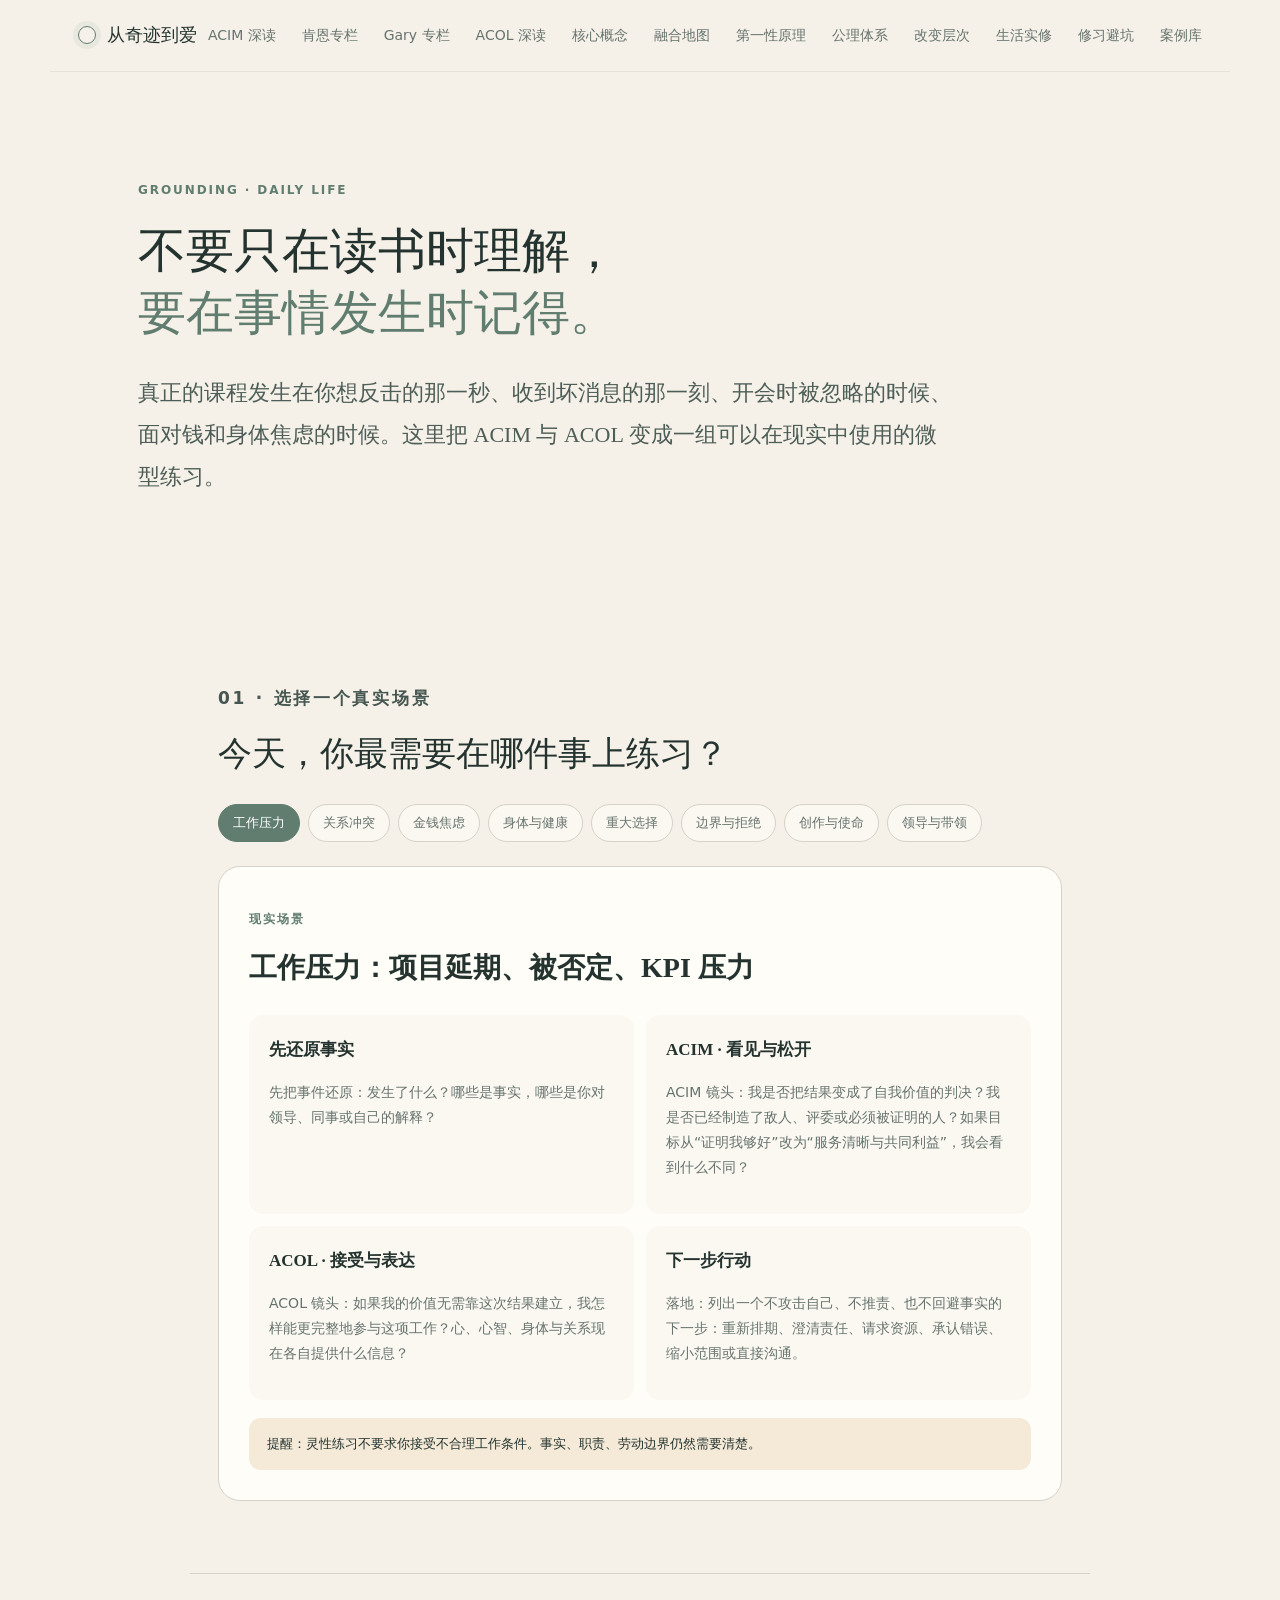
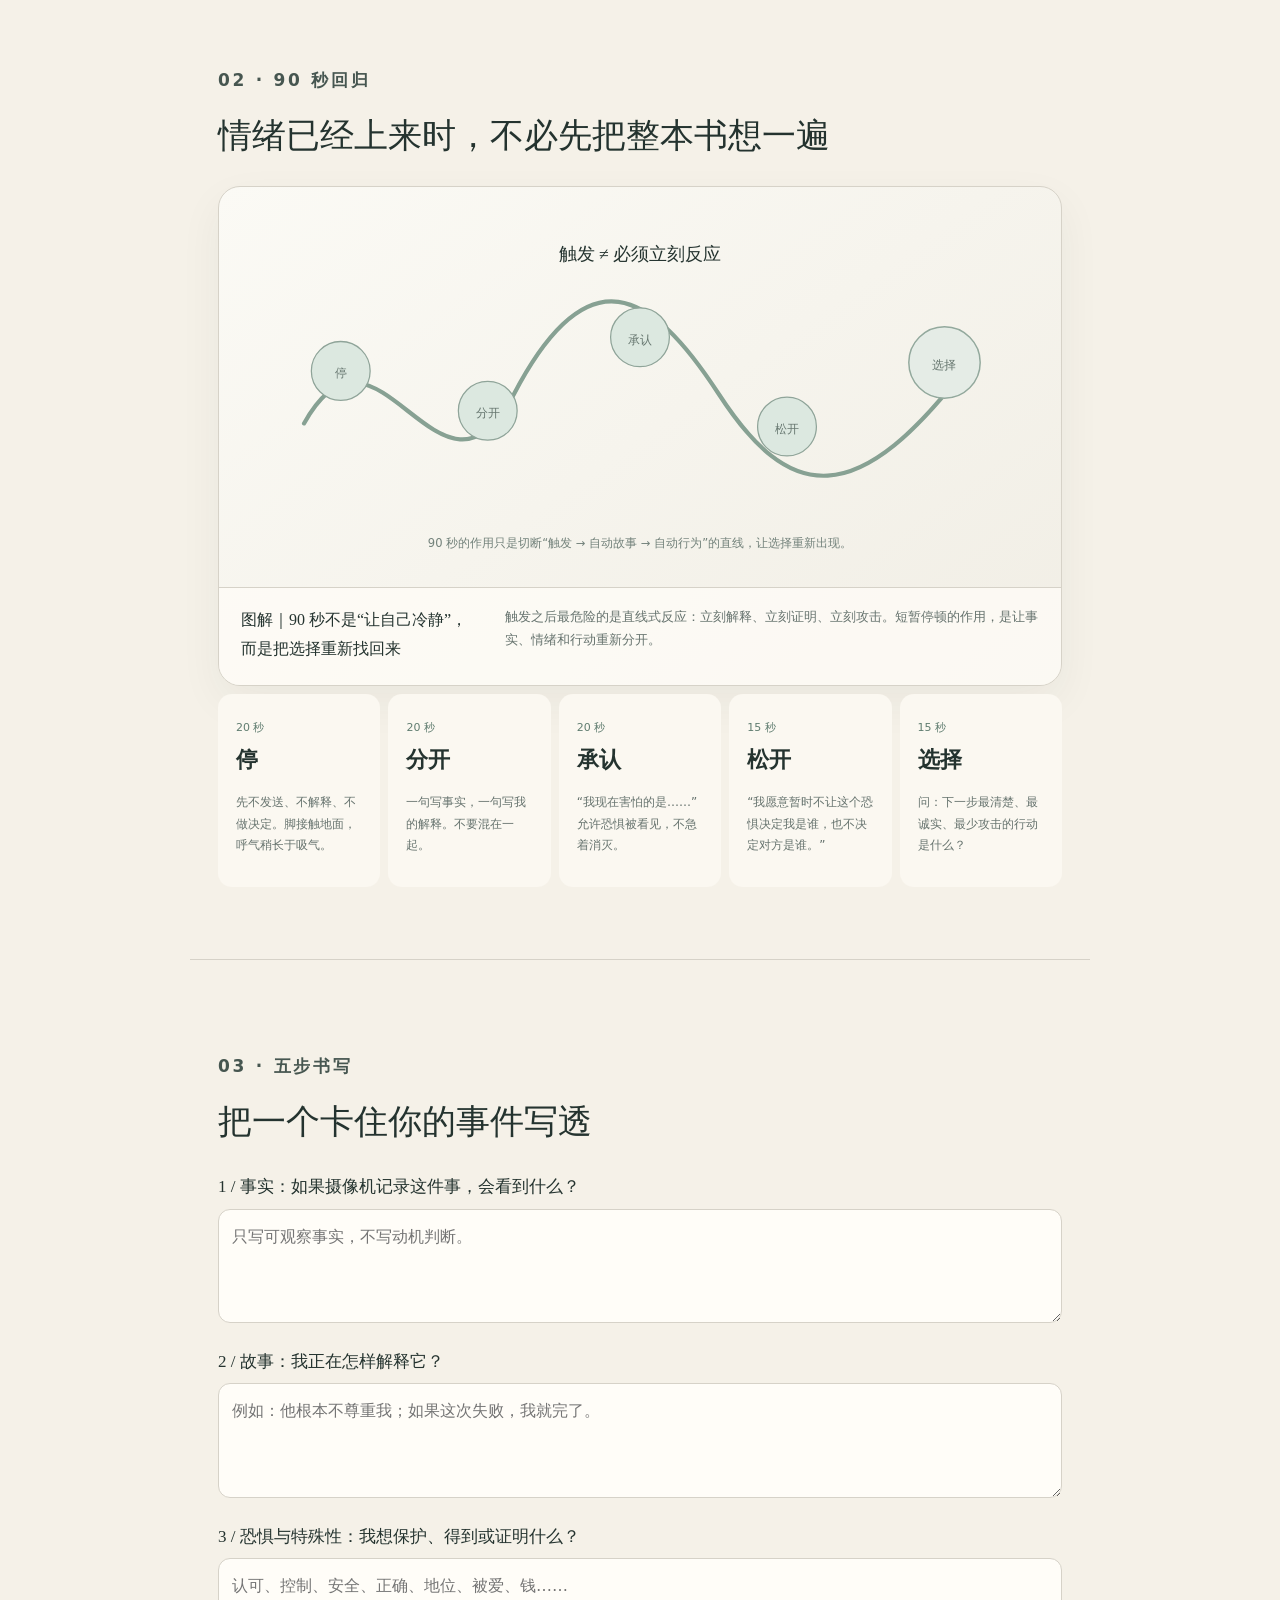
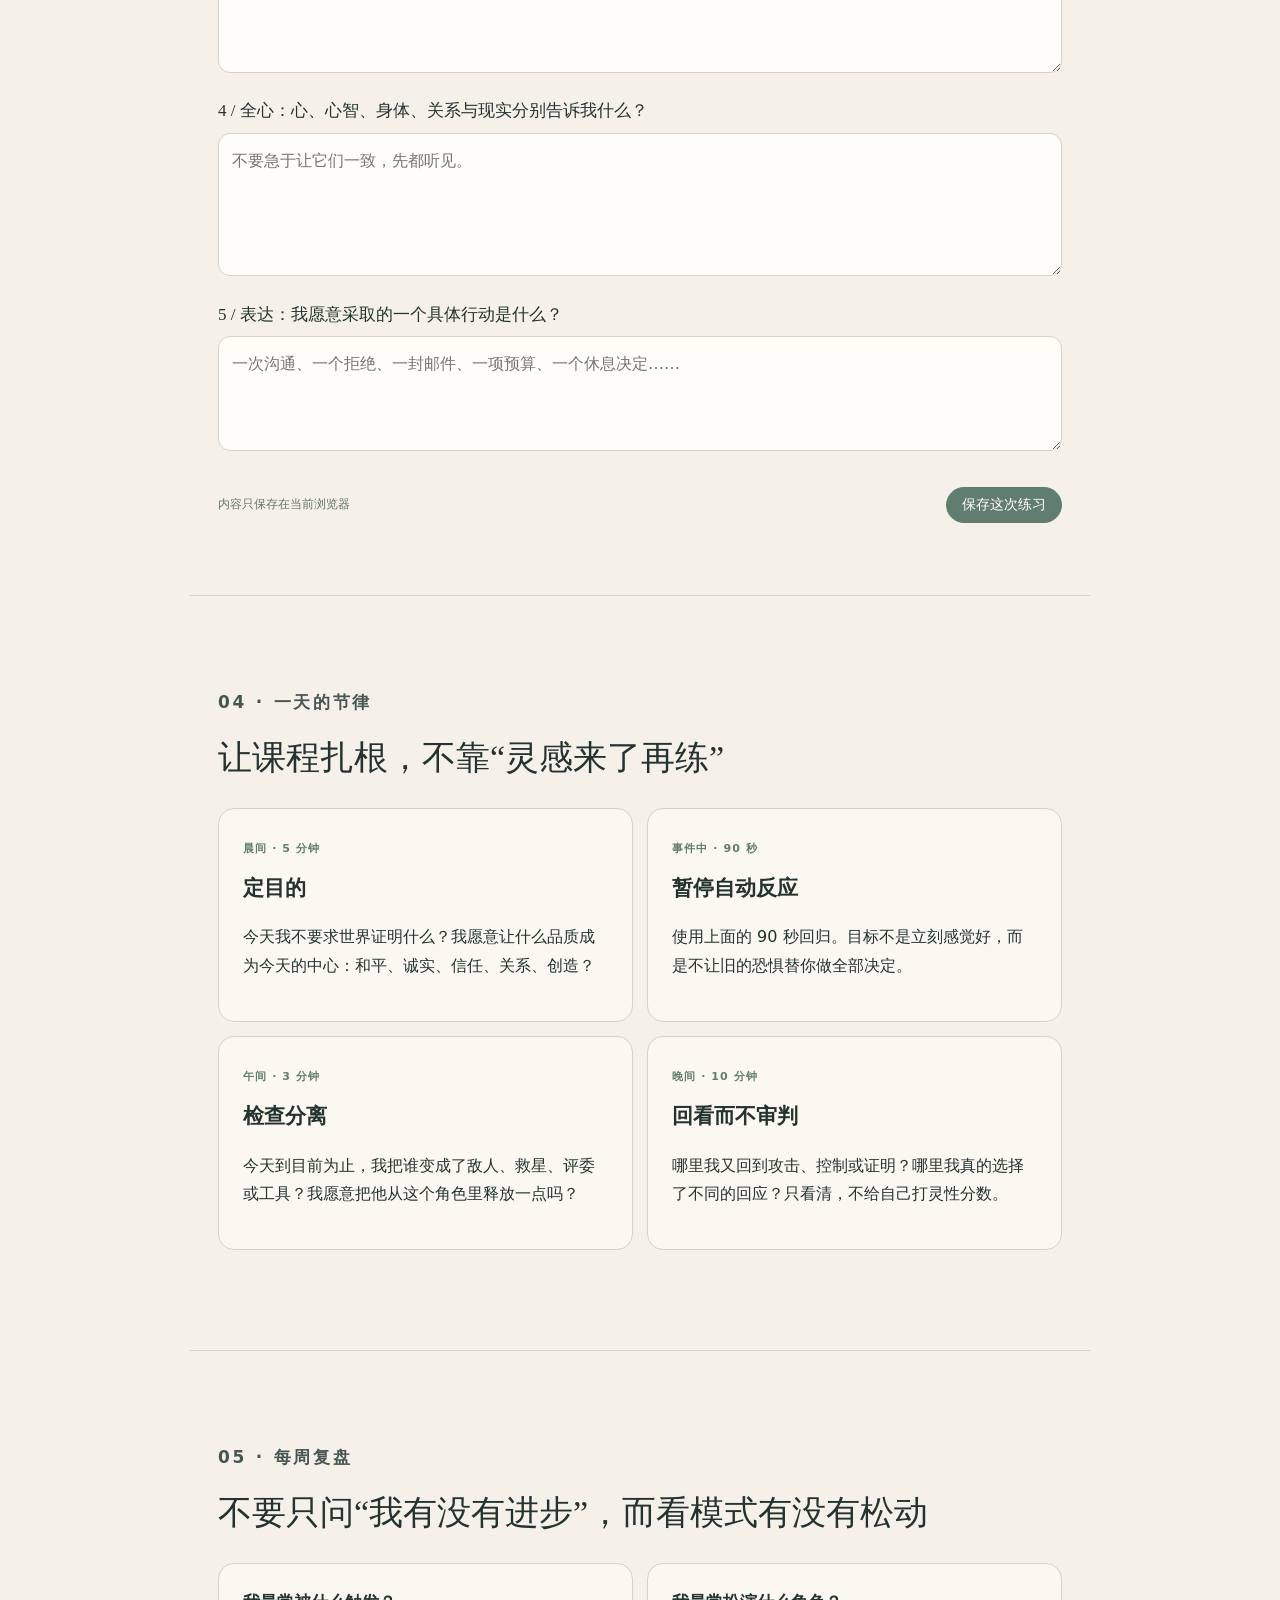
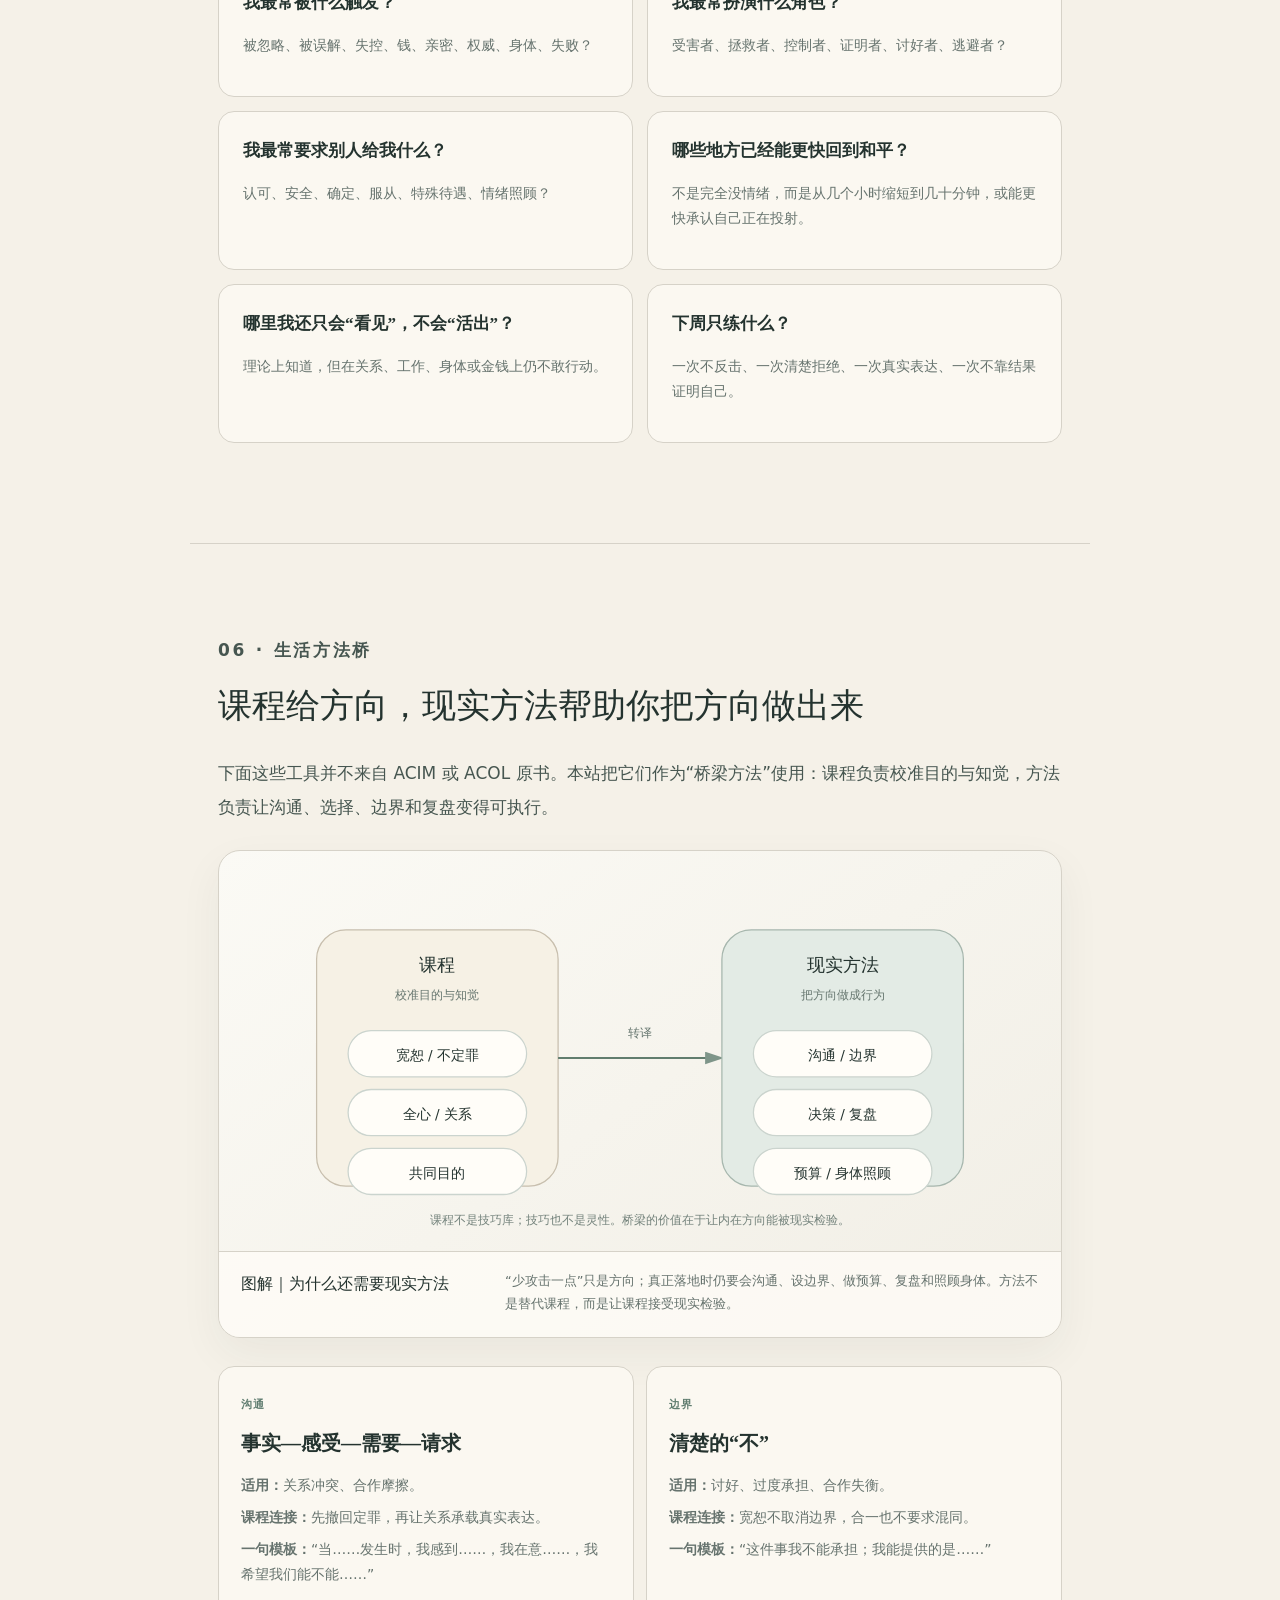
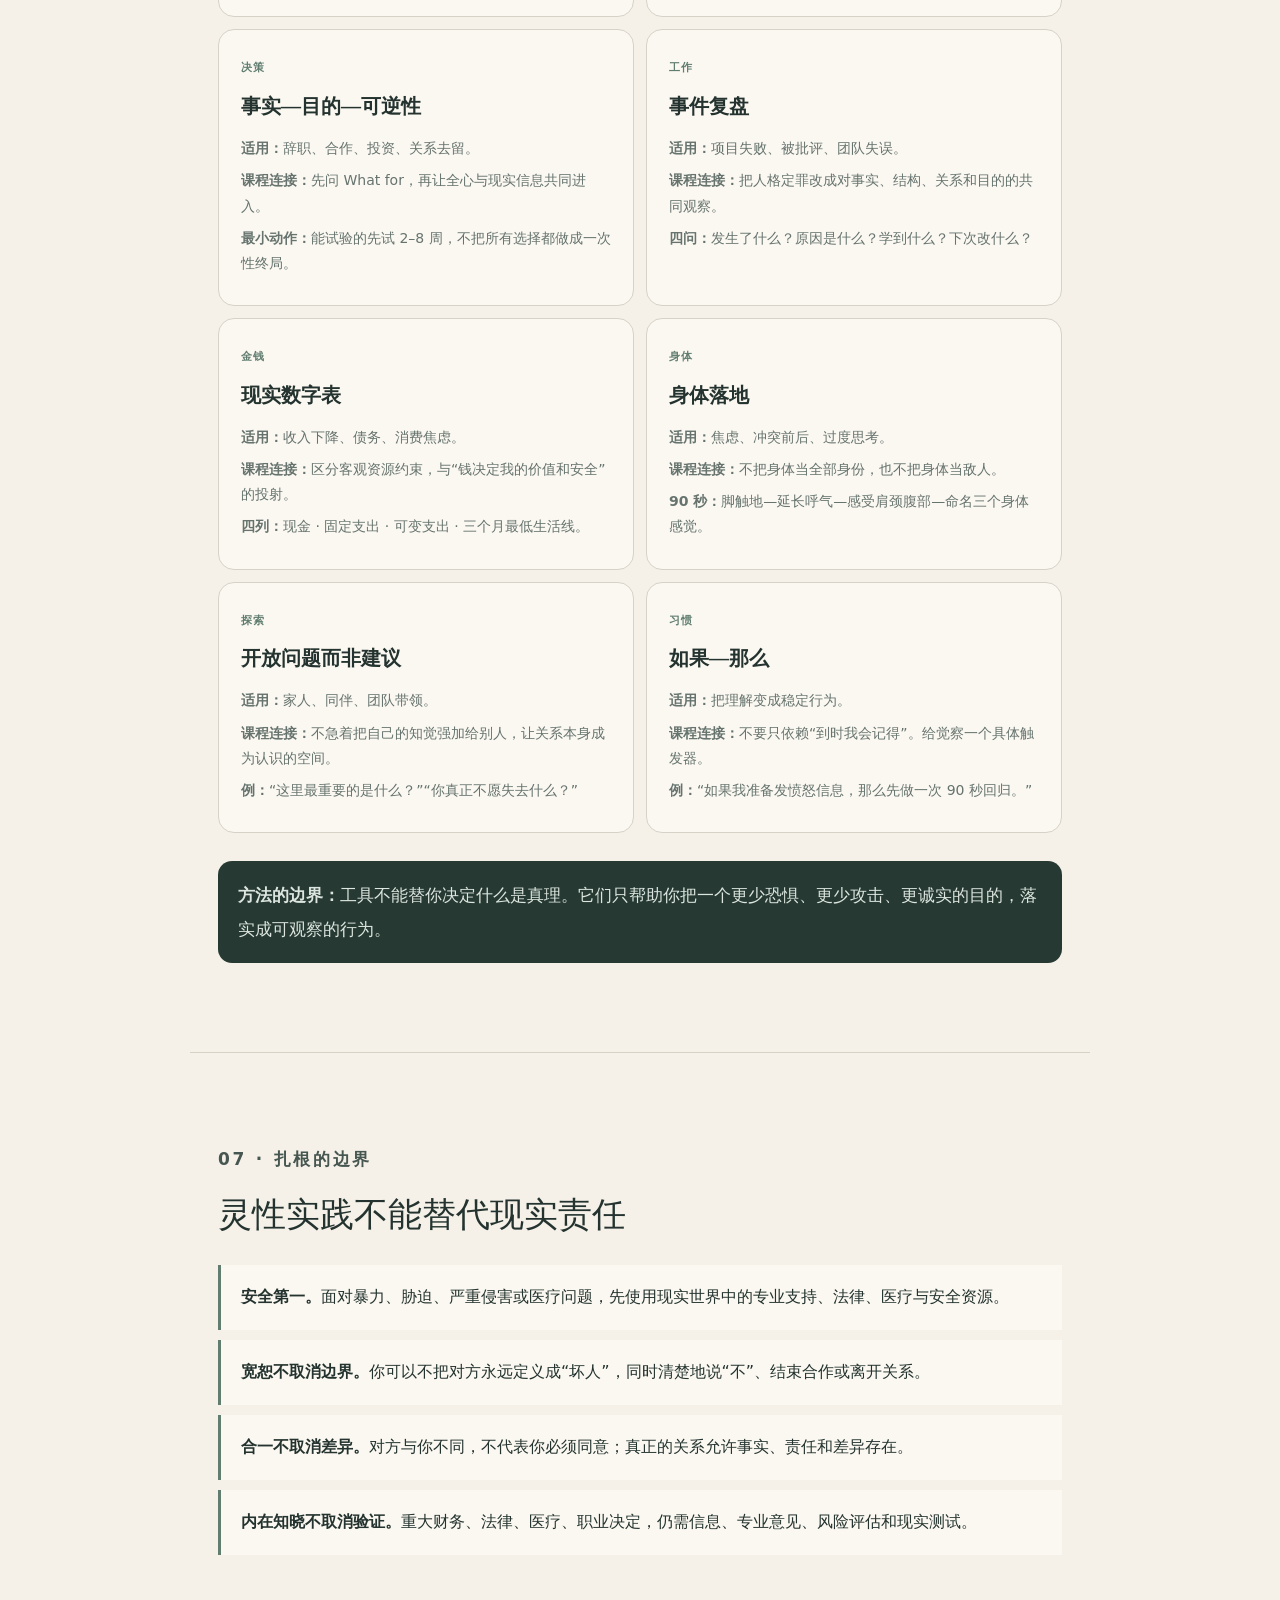
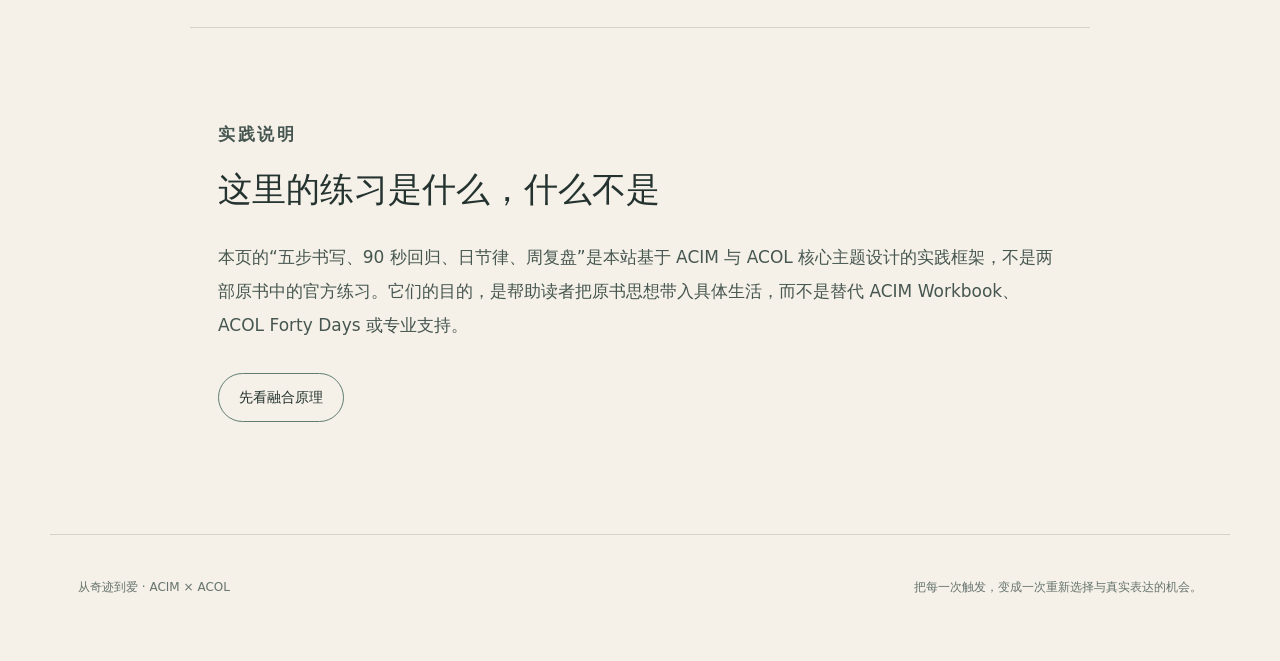
<file: practice.html>
<!doctype html>
<html lang="zh-CN">
<head><meta charset="utf-8"><meta name="viewport" content="width=device-width,initial-scale=1">
<meta name="description" content="ACIM × ACOL 生活实验室：把宽恕、wholeheartedness、关系、边界、选择与创造带入工作和日常生活。">
<title>生活实验室｜ACIM × ACOL</title><link rel="stylesheet" href="styles.css"></head>
<body>
<header class="site-header"><a class="brand" href="index.html"><span class="brand-mark"></span><span>从奇迹到爱</span></a>
<nav><a href="acim.html">ACIM 深读</a><a href="ken.html">肯恩专栏</a><a href="gary.html">Gary 专栏</a><a href="acol.html">ACOL 深读</a><a href="concepts.html">核心概念</a><a href="integration.html">融合地图</a><a href="first-principles.html">第一性原理</a><a href="axioms.html">公理体系</a><a href="change.html">改变层次</a><a href="practice.html" aria-current="page">生活实修</a><a href="pitfalls.html">修习避坑</a><a href="cases.html">案例库</a></nav></header>
<main>
<section class="course-hero practice-hero">
<p class="eyebrow">GROUNDING · DAILY LIFE</p>
<h1>不要只在读书时理解，<br><em>要在事情发生时记得。</em></h1>
<p class="article-lead">真正的课程发生在你想反击的那一秒、收到坏消息的那一刻、开会时被忽略的时候、面对钱和身体焦虑的时候。这里把 ACIM 与 ACOL 变成一组可以在现实中使用的微型练习。</p>
</section>

<section class="article-section">
<p class="eyebrow">01 · 选择一个真实场景</p><h2>今天，你最需要在哪件事上练习？</h2>
<div class="scenario-tabs" id="scenarioTabs">
<button class="scenario-tab active" data-scenario="work">工作压力</button>
<button class="scenario-tab" data-scenario="conflict">关系冲突</button>
<button class="scenario-tab" data-scenario="money">金钱焦虑</button>
<button class="scenario-tab" data-scenario="body">身体与健康</button>
<button class="scenario-tab" data-scenario="choice">重大选择</button>
<button class="scenario-tab" data-scenario="boundary">边界与拒绝</button>
<button class="scenario-tab" data-scenario="creation">创作与使命</button>
<button class="scenario-tab" data-scenario="leadership">领导与带领</button>
</div>
<div id="scenarioPanel" class="scenario-panel" aria-live="polite"></div>
</section>

<section class="article-section theory-block">
<p class="eyebrow">02 · 90 秒回归</p><h2>情绪已经上来时，不必先把整本书想一遍</h2>
<figure class="explain-visual compact" data-visual="reset-wave">
  <figcaption><b>图解｜90 秒不是“让自己冷静”，而是把选择重新找回来</b><span>触发之后最危险的是直线式反应：立刻解释、立刻证明、立刻攻击。短暂停顿的作用，是让事实、情绪和行动重新分开。</span></figcaption>
</figure>
<div class="reset-grid">
<div><span>20 秒</span><b>停</b><p>先不发送、不解释、不做决定。脚接触地面，呼气稍长于吸气。</p></div>
<div><span>20 秒</span><b>分开</b><p>一句写事实，一句写我的解释。不要混在一起。</p></div>
<div><span>20 秒</span><b>承认</b><p>“我现在害怕的是……”允许恐惧被看见，不急着消灭。</p></div>
<div><span>15 秒</span><b>松开</b><p>“我愿意暂时不让这个恐惧决定我是谁，也不决定对方是谁。”</p></div>
<div><span>15 秒</span><b>选择</b><p>问：下一步最清楚、最诚实、最少攻击的行动是什么？</p></div>
</div>
</section>

<section class="article-section theory-block">
<p class="eyebrow">03 · 五步书写</p><h2>把一个卡住你的事件写透</h2>
<div class="deep-journal">
<label><span>1 / 事实：如果摄像机记录这件事，会看到什么？</span><textarea id="factText" rows="3" placeholder="只写可观察事实，不写动机判断。"></textarea></label>
<label><span>2 / 故事：我正在怎样解释它？</span><textarea id="storyText" rows="3" placeholder="例如：他根本不尊重我；如果这次失败，我就完了。"></textarea></label>
<label><span>3 / 恐惧与特殊性：我想保护、得到或证明什么？</span><textarea id="fearText" rows="3" placeholder="认可、控制、安全、正确、地位、被爱、钱……"></textarea></label>
<label><span>4 / 全心：心、心智、身体、关系与现实分别告诉我什么？</span><textarea id="wholeText" rows="4" placeholder="不要急于让它们一致，先都听见。"></textarea></label>
<label><span>5 / 表达：我愿意采取的一个具体行动是什么？</span><textarea id="actionText" rows="3" placeholder="一次沟通、一个拒绝、一封邮件、一项预算、一个休息决定……"></textarea></label>
<div class="journal-actions"><span id="deepSaveState">内容只保存在当前浏览器</span><button class="button primary small" id="saveDeepJournal">保存这次练习</button></div>
</div>
</section>

<section class="article-section theory-block">
<p class="eyebrow">04 · 一天的节律</p><h2>让课程扎根，不靠“灵感来了再练”</h2>
<div class="rhythm-grid">
<article><span>晨间 · 5 分钟</span><h3>定目的</h3><p>今天我不要求世界证明什么？我愿意让什么品质成为今天的中心：和平、诚实、信任、关系、创造？</p></article>
<article><span>事件中 · 90 秒</span><h3>暂停自动反应</h3><p>使用上面的 90 秒回归。目标不是立刻感觉好，而是不让旧的恐惧替你做全部决定。</p></article>
<article><span>午间 · 3 分钟</span><h3>检查分离</h3><p>今天到目前为止，我把谁变成了敌人、救星、评委或工具？我愿意把他从这个角色里释放一点吗？</p></article>
<article><span>晚间 · 10 分钟</span><h3>回看而不审判</h3><p>哪里我又回到攻击、控制或证明？哪里我真的选择了不同的回应？只看清，不给自己打灵性分数。</p></article>
</div>
</section>

<section class="article-section theory-block">
<p class="eyebrow">05 · 每周复盘</p><h2>不要只问“我有没有进步”，而看模式有没有松动</h2>
<div class="weekly-grid">
<article><b>我最常被什么触发？</b><p>被忽略、被误解、失控、钱、亲密、权威、身体、失败？</p></article>
<article><b>我最常扮演什么角色？</b><p>受害者、拯救者、控制者、证明者、讨好者、逃避者？</p></article>
<article><b>我最常要求别人给我什么？</b><p>认可、安全、确定、服从、特殊待遇、情绪照顾？</p></article>
<article><b>哪些地方已经能更快回到和平？</b><p>不是完全没情绪，而是从几个小时缩短到几十分钟，或能更快承认自己正在投射。</p></article>
<article><b>哪里我还只会“看见”，不会“活出”？</b><p>理论上知道，但在关系、工作、身体或金钱上仍不敢行动。</p></article>
<article><b>下周只练什么？</b><p>一次不反击、一次清楚拒绝、一次真实表达、一次不靠结果证明自己。</p></article>
</div>
</section>

<section class="article-section theory-block">
<p class="eyebrow">06 · 生活方法桥</p><h2>课程给方向，现实方法帮助你把方向做出来</h2>
<p>下面这些工具并不来自 ACIM 或 ACOL 原书。本站把它们作为“桥梁方法”使用：课程负责校准目的与知觉，方法负责让沟通、选择、边界和复盘变得可执行。</p>
<figure class="explain-visual compact" data-visual="method-bridge">
  <figcaption><b>图解｜为什么还需要现实方法</b><span>“少攻击一点”只是方向；真正落地时仍要会沟通、设边界、做预算、复盘和照顾身体。方法不是替代课程，而是让课程接受现实检验。</span></figcaption>
</figure>
<div class="method-bridge-grid">
<article>
  <span>沟通</span><h3>事实—感受—需要—请求</h3>
  <p><b>适用：</b>关系冲突、合作摩擦。</p>
  <p><b>课程连接：</b>先撤回定罪，再让关系承载真实表达。</p>
  <p><b>一句模板：</b>“当……发生时，我感到……，我在意……，我希望我们能不能……”</p>
</article>
<article>
  <span>边界</span><h3>清楚的“不”</h3>
  <p><b>适用：</b>讨好、过度承担、合作失衡。</p>
  <p><b>课程连接：</b>宽恕不取消边界，合一也不要求混同。</p>
  <p><b>一句模板：</b>“这件事我不能承担；我能提供的是……”</p>
</article>
<article>
  <span>决策</span><h3>事实—目的—可逆性</h3>
  <p><b>适用：</b>辞职、合作、投资、关系去留。</p>
  <p><b>课程连接：</b>先问 What for，再让全心与现实信息共同进入。</p>
  <p><b>最小动作：</b>能试验的先试 2–8 周，不把所有选择都做成一次性终局。</p>
</article>
<article>
  <span>工作</span><h3>事件复盘</h3>
  <p><b>适用：</b>项目失败、被批评、团队失误。</p>
  <p><b>课程连接：</b>把人格定罪改成对事实、结构、关系和目的的共同观察。</p>
  <p><b>四问：</b>发生了什么？原因是什么？学到什么？下次改什么？</p>
</article>
<article>
  <span>金钱</span><h3>现实数字表</h3>
  <p><b>适用：</b>收入下降、债务、消费焦虑。</p>
  <p><b>课程连接：</b>区分客观资源约束，与“钱决定我的价值和安全”的投射。</p>
  <p><b>四列：</b>现金 · 固定支出 · 可变支出 · 三个月最低生活线。</p>
</article>
<article>
  <span>身体</span><h3>身体落地</h3>
  <p><b>适用：</b>焦虑、冲突前后、过度思考。</p>
  <p><b>课程连接：</b>不把身体当全部身份，也不把身体当敌人。</p>
  <p><b>90 秒：</b>脚触地—延长呼气—感受肩颈腹部—命名三个身体感觉。</p>
</article>
<article>
  <span>探索</span><h3>开放问题而非建议</h3>
  <p><b>适用：</b>家人、同伴、团队带领。</p>
  <p><b>课程连接：</b>不急着把自己的知觉强加给别人，让关系本身成为认识的空间。</p>
  <p><b>例：</b>“这里最重要的是什么？”“你真正不愿失去什么？”</p>
</article>
<article>
  <span>习惯</span><h3>如果—那么</h3>
  <p><b>适用：</b>把理解变成稳定行为。</p>
  <p><b>课程连接：</b>不要只依赖“到时我会记得”。给觉察一个具体触发器。</p>
  <p><b>例：</b>“如果我准备发愤怒信息，那么先做一次 90 秒回归。”</p>
</article>
</div>
<p class="method-note"><b>方法的边界：</b>工具不能替你决定什么是真理。它们只帮助你把一个更少恐惧、更少攻击、更诚实的目的，落实成可观察的行为。</p>
</section>

<section class="article-section theory-block">
<p class="eyebrow">07 · 扎根的边界</p><h2>灵性实践不能替代现实责任</h2>
<div class="grounding-rules">
<p><b>安全第一。</b>面对暴力、胁迫、严重侵害或医疗问题，先使用现实世界中的专业支持、法律、医疗与安全资源。</p>
<p><b>宽恕不取消边界。</b>你可以不把对方永远定义成“坏人”，同时清楚地说“不”、结束合作或离开关系。</p>
<p><b>合一不取消差异。</b>对方与你不同，不代表你必须同意；真正的关系允许事实、责任和差异存在。</p>
<p><b>内在知晓不取消验证。</b>重大财务、法律、医疗、职业决定，仍需信息、专业意见、风险评估和现实测试。</p>
</div>
</section>

<section class="article-section source-box">
<p class="eyebrow">实践说明</p><h2>这里的练习是什么，什么不是</h2>
<p>本页的“五步书写、90 秒回归、日节律、周复盘”是本站基于 ACIM 与 ACOL 核心主题设计的实践框架，不是两部原书中的官方练习。它们的目的，是帮助读者把原书思想带入具体生活，而不是替代 ACIM Workbook、ACOL Forty Days 或专业支持。</p>
<a class="button ghost" href="integration.html">先看融合原理</a>
</section>
</main>
<footer><p>从奇迹到爱 · ACIM × ACOL</p><p>把每一次触发，变成一次重新选择与真实表达的机会。</p></footer>
<script src="practice.js"></script>
<script src="visuals.js"></script>
</body></html>
</file>
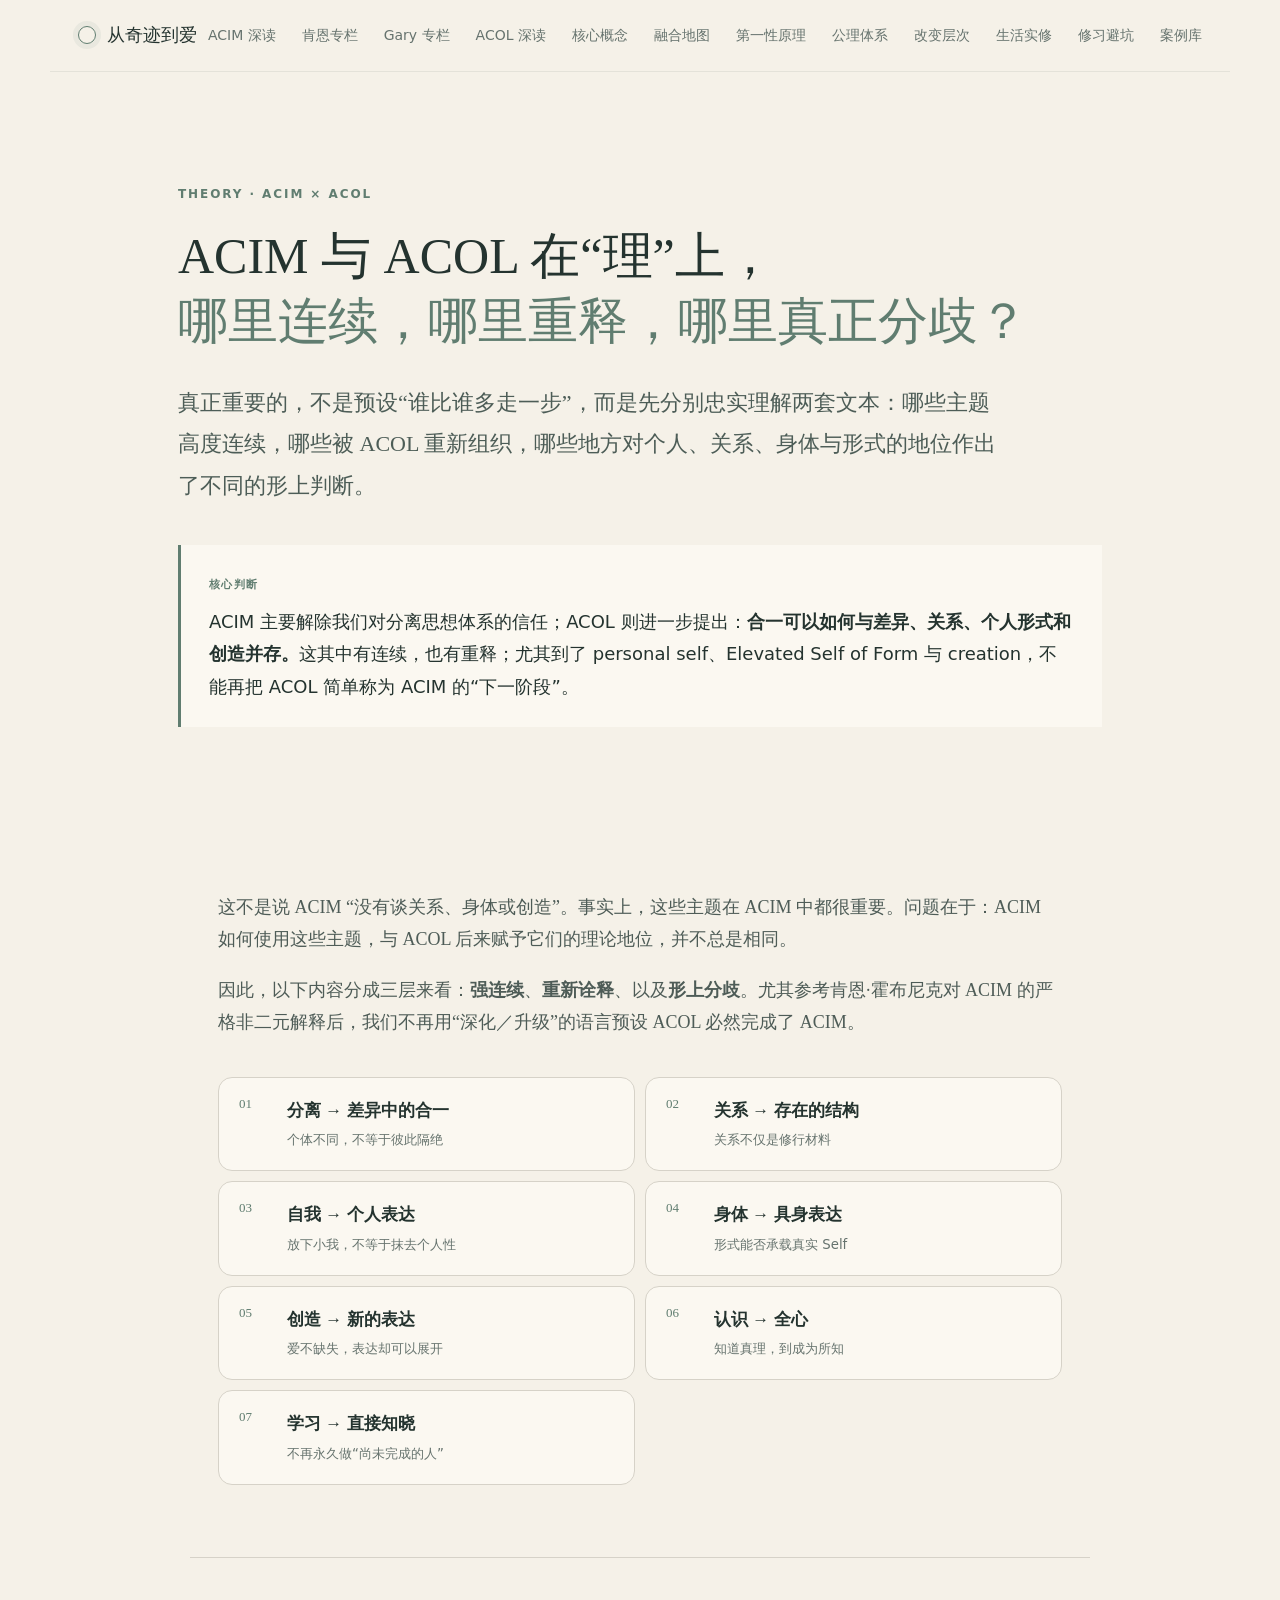
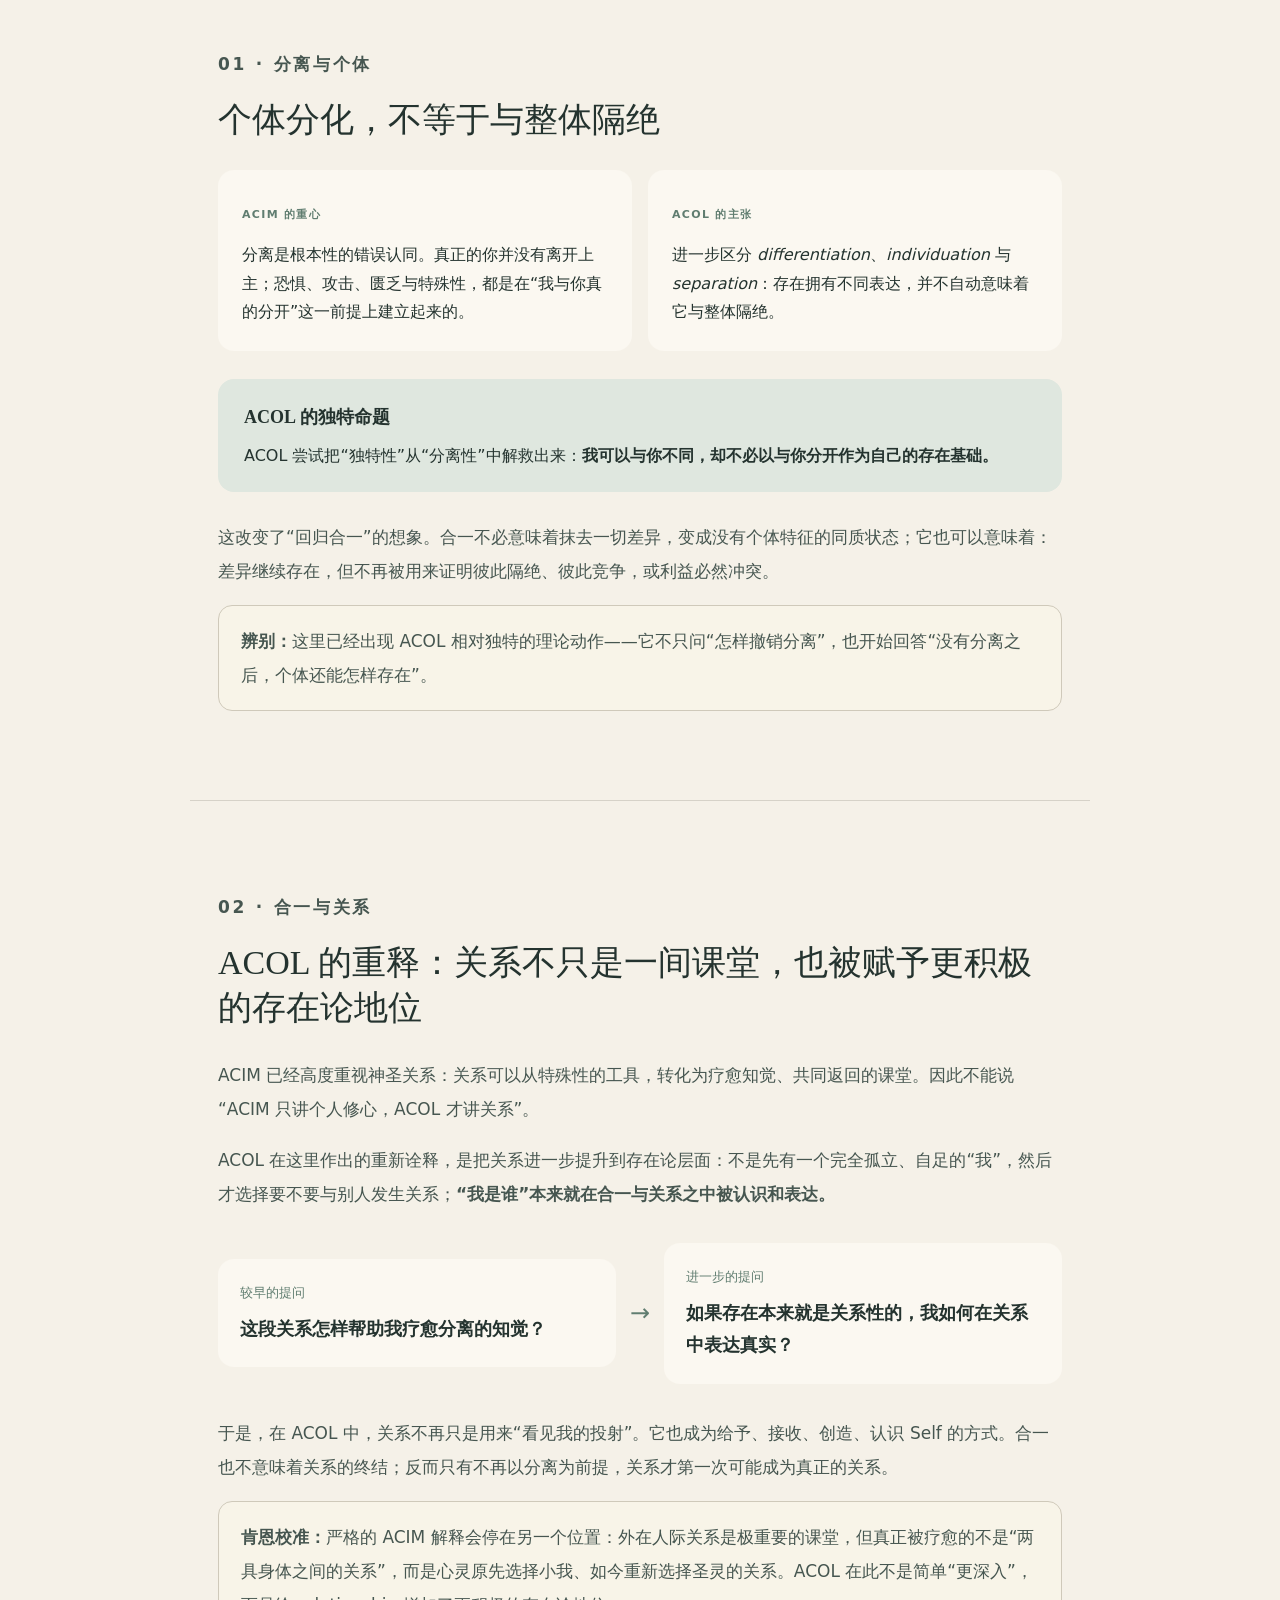
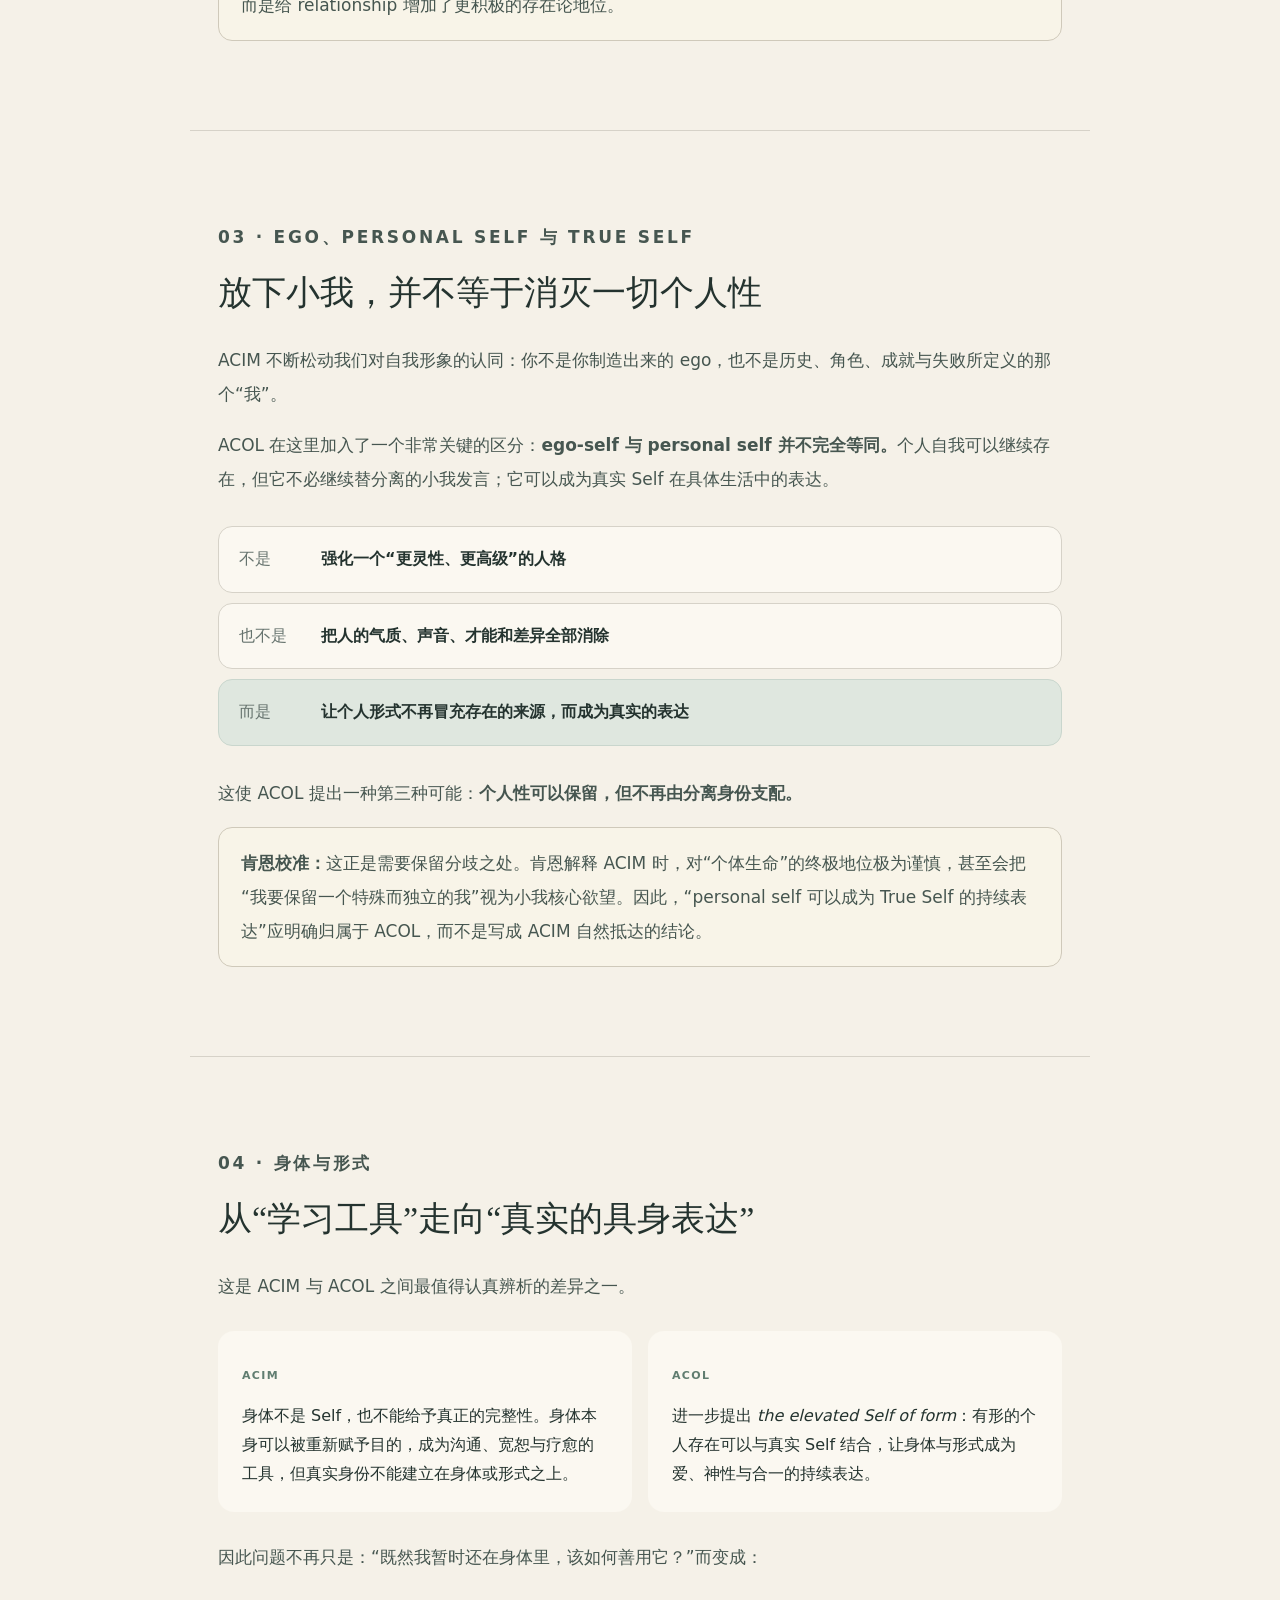
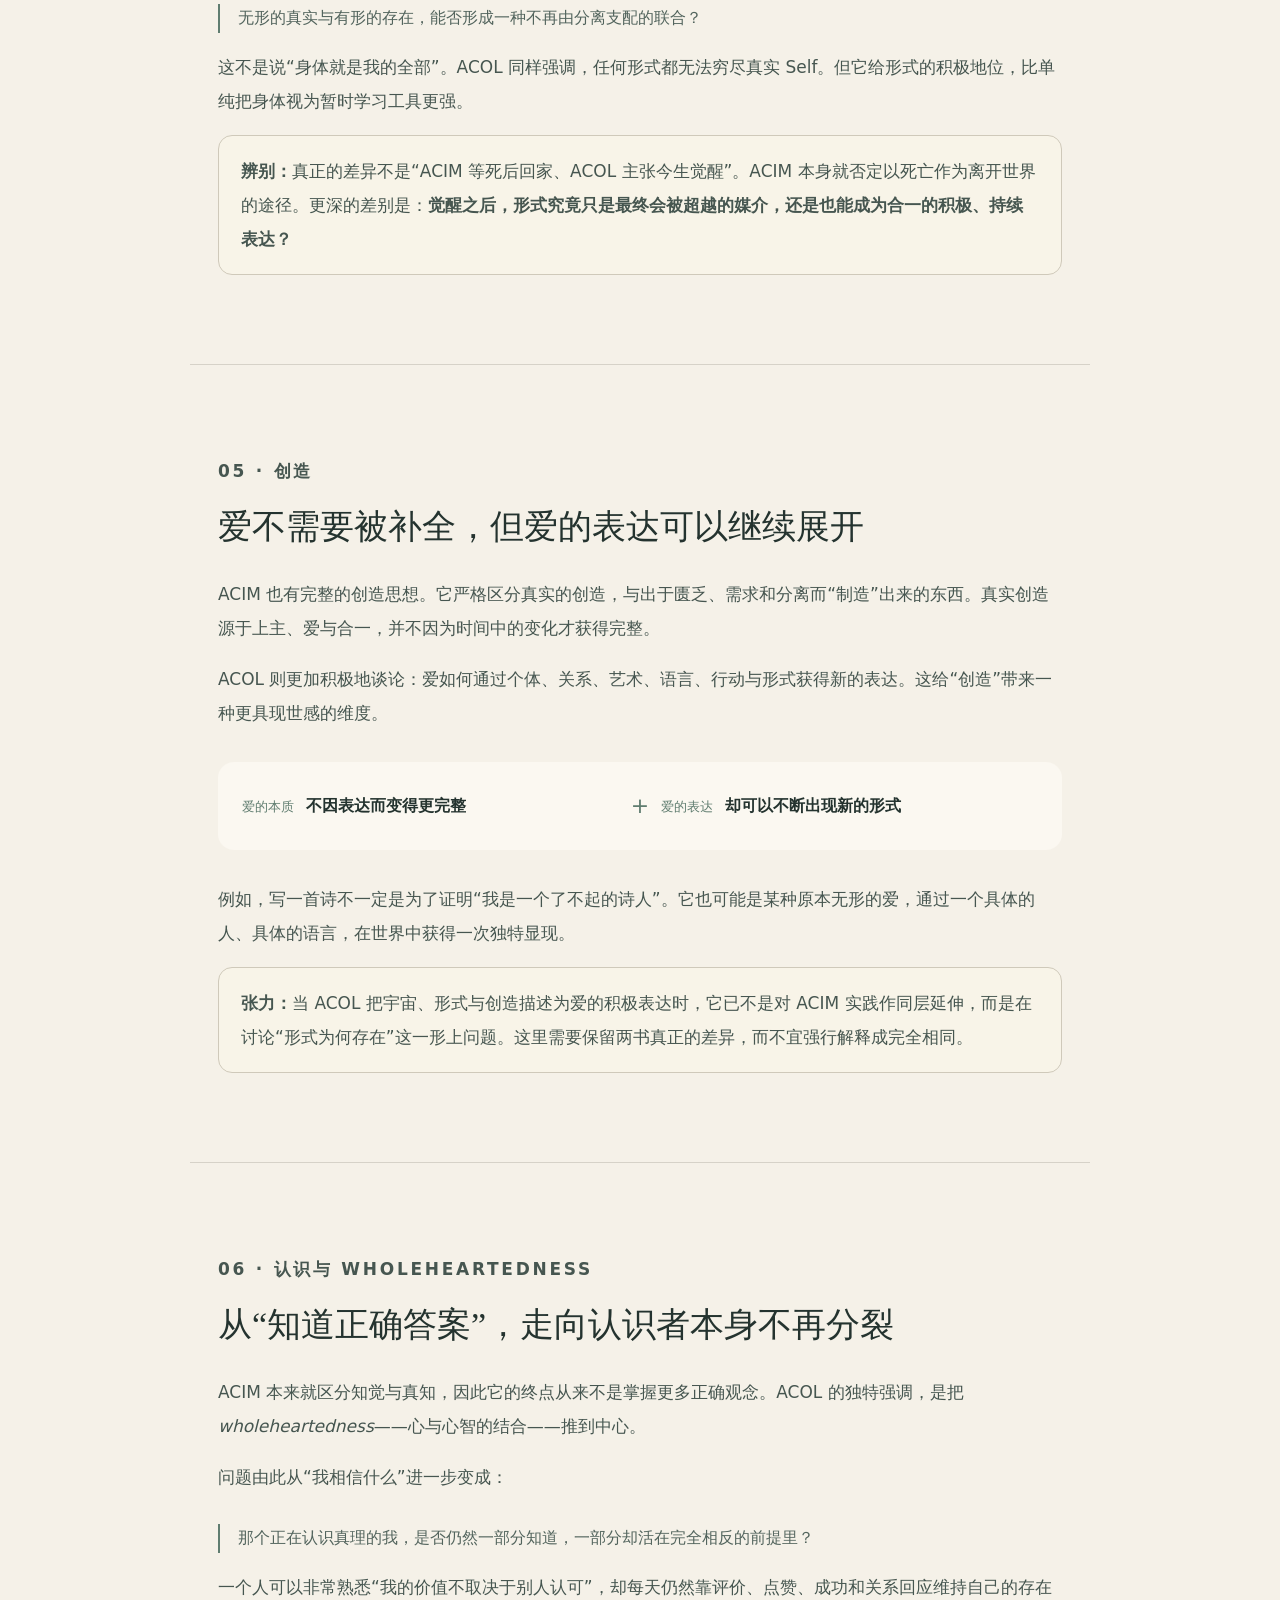
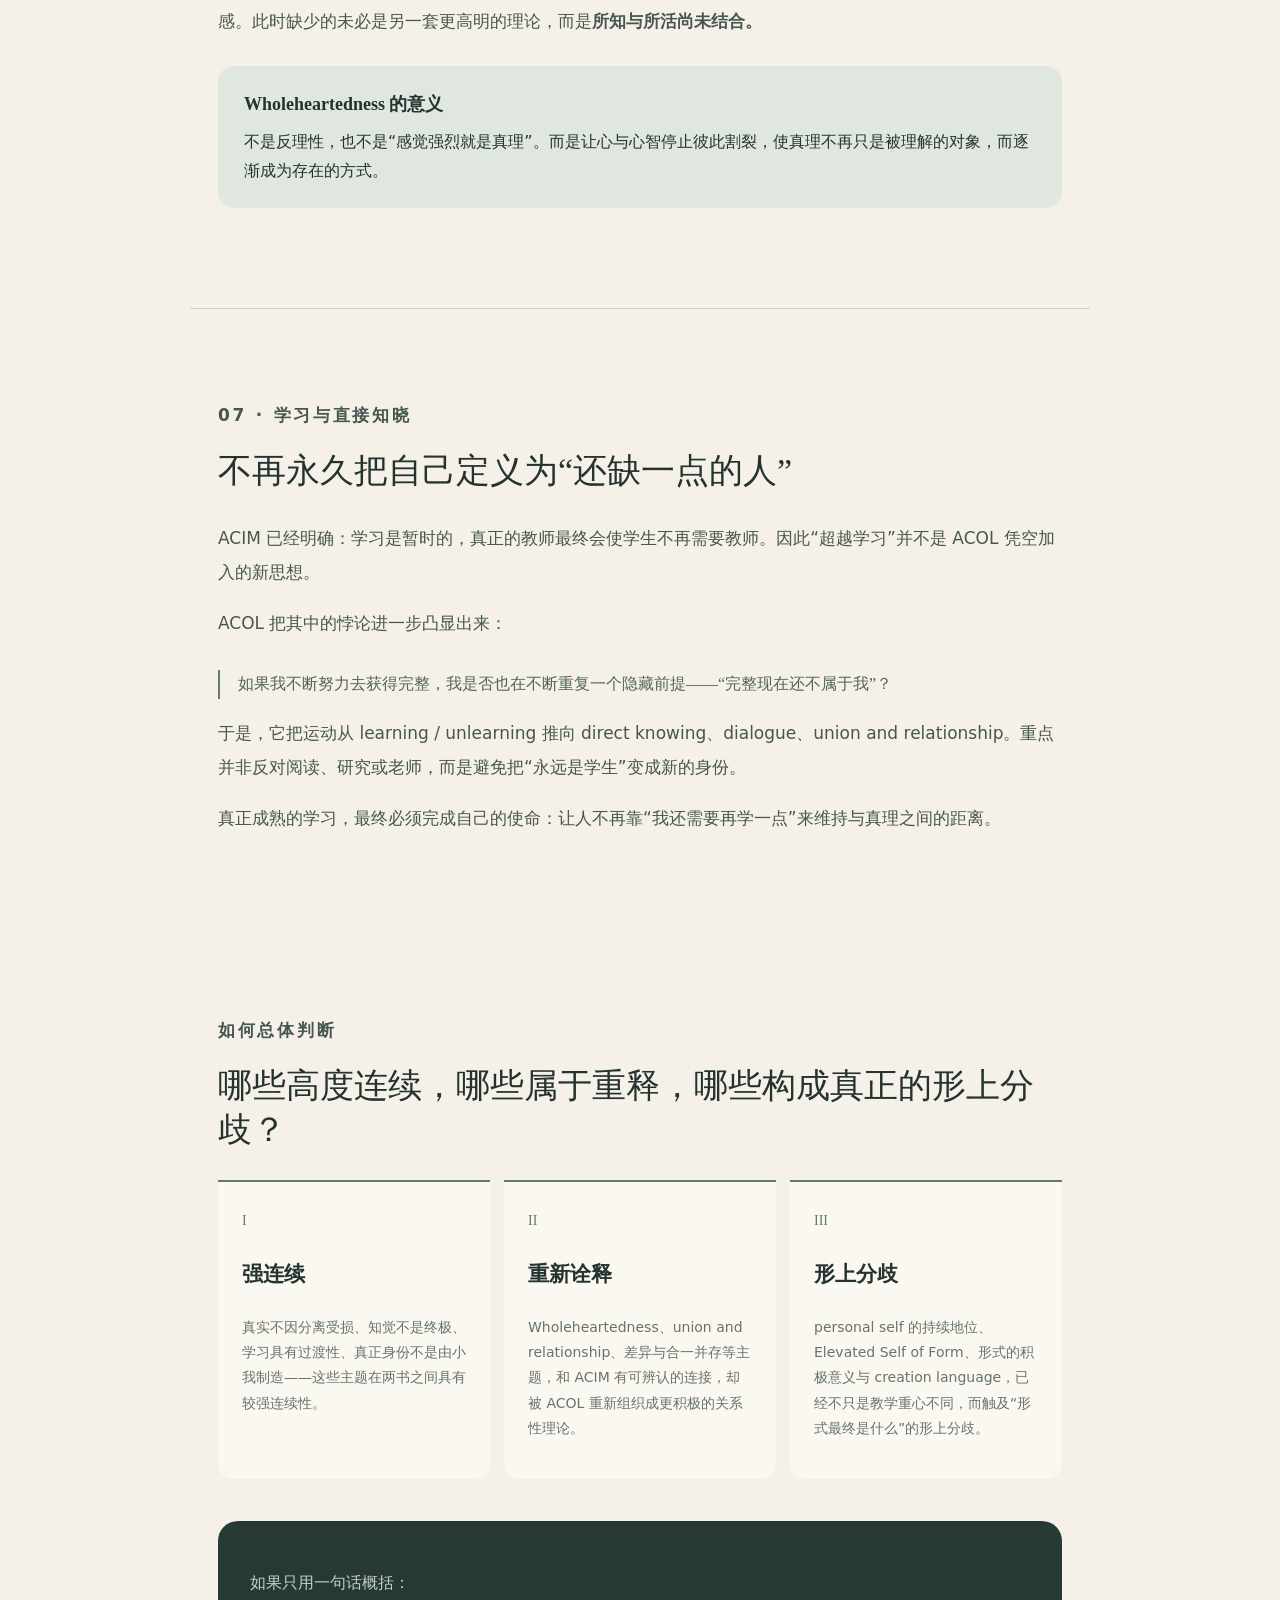
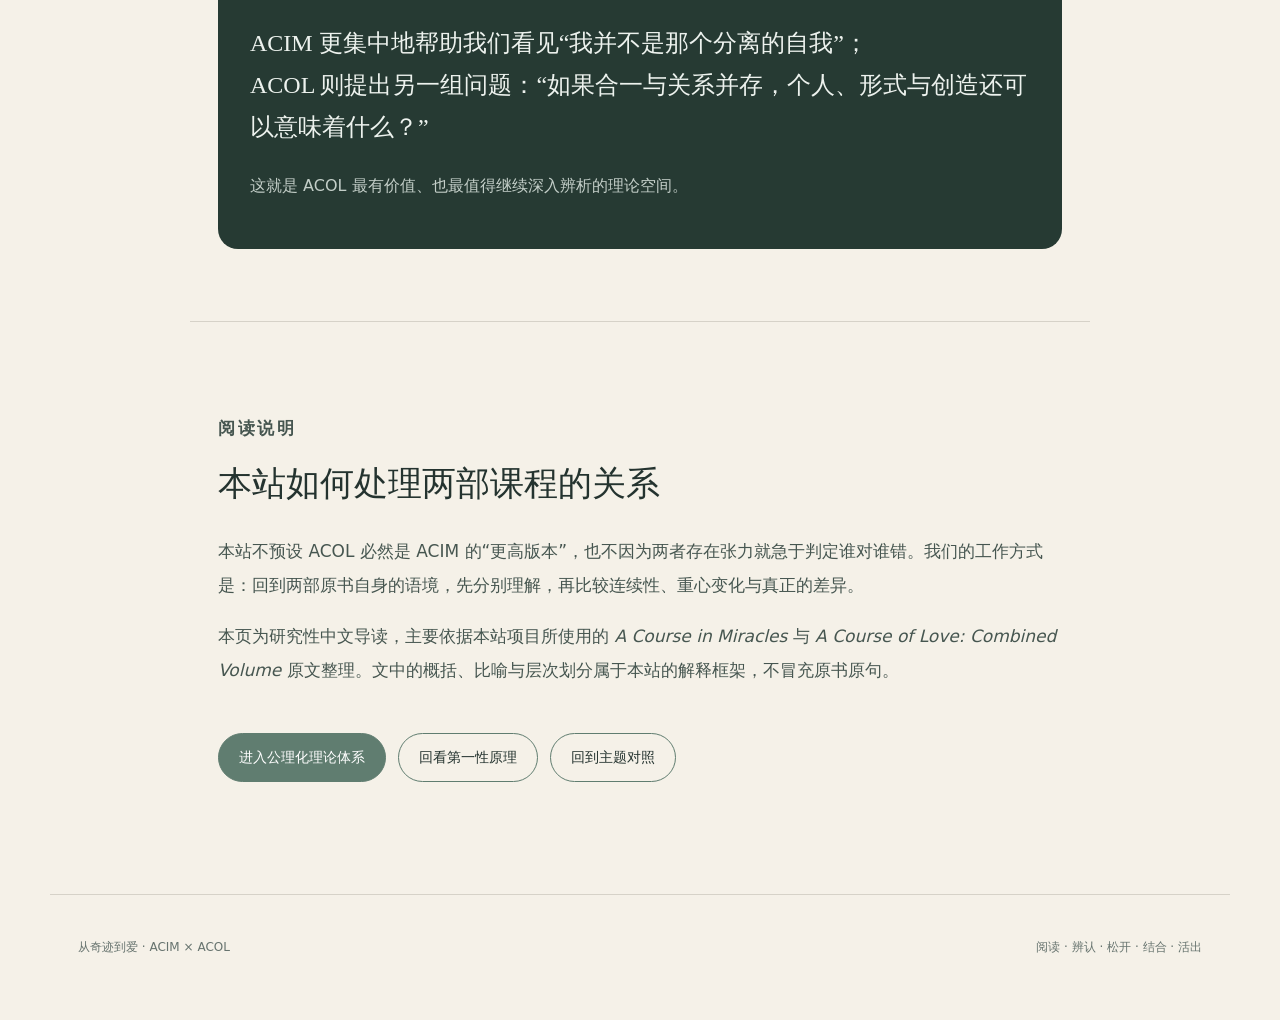
<file: theory.html>
<!doctype html>
<html lang="zh-CN">
<head>
  <meta charset="utf-8" />
  <meta name="viewport" content="width=device-width,initial-scale=1" />
  <meta name="description" content="ACIM 与 ACOL 的理论辨析：哪些高度连续，哪些属于 ACOL 的重新诠释，哪些形成真正的形上分歧。" />
  <title>理论辨析｜ACIM × ACOL</title>
  <link rel="stylesheet" href="styles.css" />
</head>
<body>
  <header class="site-header">
    <a class="brand" href="index.html" aria-label="返回首页">
      <span class="brand-mark" aria-hidden="true"></span>
      <span>从奇迹到爱</span>
    </a>
    <nav>
      <a href="acim.html">ACIM 深读</a>
      <a href="ken.html">肯恩专栏</a>
      <a href="gary.html">Gary 专栏</a>
      <a href="acol.html">ACOL 深读</a>
      <a href="concepts.html">核心概念</a>
      <a href="integration.html">融合地图</a>
      <a href="first-principles.html">第一性原理</a><a href="axioms.html">公理体系</a>
      <a href="change.html">改变层次</a>
      <a href="practice.html">生活实修</a>
      <a href="pitfalls.html">修习避坑</a>
      <a href="cases.html">案例库</a>
    </nav>
  </header>

  <main>
    <section class="article-hero">
      <p class="eyebrow">THEORY · ACIM × ACOL</p>
      <h1>ACIM 与 ACOL 在“理”上，<br><em>哪里连续，哪里重释，哪里真正分歧？</em></h1>
      <p class="article-lead">真正重要的，不是预设“谁比谁多走一步”，而是先分别忠实理解两套文本：哪些主题高度连续，哪些被 ACOL 重新组织，哪些地方对个人、关系、身体与形式的地位作出了不同的形上判断。</p>
      <div class="article-thesis">
        <span>核心判断</span>
        <p>ACIM 主要解除我们对分离思想体系的信任；ACOL 则进一步提出：<strong>合一可以如何与差异、关系、个人形式和创造并存。</strong>这其中有连续，也有重释；尤其到了 personal self、Elevated Self of Form 与 creation，不能再把 ACOL 简单称为 ACIM 的“下一阶段”。</p>
      </div>
    </section>

    <section class="article-section">
      <div class="article-intro">
        <p>这不是说 ACIM “没有谈关系、身体或创造”。事实上，这些主题在 ACIM 中都很重要。问题在于：ACIM 如何使用这些主题，与 ACOL 后来赋予它们的理论地位，并不总是相同。</p>
        <p>因此，以下内容分成三层来看：<b>强连续</b>、<b>重新诠释</b>、以及<b>形上分歧</b>。尤其参考肯恩·霍布尼克对 ACIM 的严格非二元解释后，我们不再用“深化／升级”的语言预设 ACOL 必然完成了 ACIM。</p>
      </div>

      <div class="theory-map">
        <a href="#one"><span>01</span><b>分离 → 差异中的合一</b><small>个体不同，不等于彼此隔绝</small></a>
        <a href="#two"><span>02</span><b>关系 → 存在的结构</b><small>关系不仅是修行材料</small></a>
        <a href="#three"><span>03</span><b>自我 → 个人表达</b><small>放下小我，不等于抹去个人性</small></a>
        <a href="#four"><span>04</span><b>身体 → 具身表达</b><small>形式能否承载真实 Self</small></a>
        <a href="#five"><span>05</span><b>创造 → 新的表达</b><small>爱不缺失，表达却可以展开</small></a>
        <a href="#six"><span>06</span><b>认识 → 全心</b><small>知道真理，到成为所知</small></a>
        <a href="#seven"><span>07</span><b>学习 → 直接知晓</b><small>不再永久做“尚未完成的人”</small></a>
      </div>
    </section>

    <section id="one" class="article-section theory-block">
      <p class="eyebrow">01 · 分离与个体</p>
      <h2>个体分化，不等于与整体隔绝</h2>
      <div class="theory-columns">
        <div>
          <p class="mini-label">ACIM 的重心</p>
          <p>分离是根本性的错误认同。真正的你并没有离开上主；恐惧、攻击、匮乏与特殊性，都是在“我与你真的分开”这一前提上建立起来的。</p>
        </div>
        <div>
          <p class="mini-label">ACOL 的主张</p>
          <p>进一步区分 <i>differentiation</i>、<i>individuation</i> 与 <i>separation</i>：存在拥有不同表达，并不自动意味着它与整体隔绝。</p>
        </div>
      </div>
      <div class="key-idea">
        <b>ACOL 的独特命题</b>
        <p>ACOL 尝试把“独特性”从“分离性”中解救出来：<strong>我可以与你不同，却不必以与你分开作为自己的存在基础。</strong></p>
      </div>
      <p>这改变了“回归合一”的想象。合一不必意味着抹去一切差异，变成没有个体特征的同质状态；它也可以意味着：差异继续存在，但不再被用来证明彼此隔绝、彼此竞争，或利益必然冲突。</p>
      <p class="discernment"><b>辨别：</b>这里已经出现 ACOL 相对独特的理论动作——它不只问“怎样撤销分离”，也开始回答“没有分离之后，个体还能怎样存在”。</p>
    </section>

    <section id="two" class="article-section theory-block">
      <p class="eyebrow">02 · 合一与关系</p>
      <h2>ACOL 的重释：关系不只是一间课堂，也被赋予更积极的存在论地位</h2>
      <p>ACIM 已经高度重视神圣关系：关系可以从特殊性的工具，转化为疗愈知觉、共同返回的课堂。因此不能说“ACIM 只讲个人修心，ACOL 才讲关系”。</p>
      <p>ACOL 在这里作出的重新诠释，是把关系进一步提升到存在论层面：不是先有一个完全孤立、自足的“我”，然后才选择要不要与别人发生关系；<strong>“我是谁”本来就在合一与关系之中被认识和表达。</strong></p>
      <div class="contrast-line">
        <div><small>较早的提问</small><b>这段关系怎样帮助我疗愈分离的知觉？</b></div>
        <span>→</span>
        <div><small>进一步的提问</small><b>如果存在本来就是关系性的，我如何在关系中表达真实？</b></div>
      </div>
      <p>于是，在 ACOL 中，关系不再只是用来“看见我的投射”。它也成为给予、接收、创造、认识 Self 的方式。合一也不意味着关系的终结；反而只有不再以分离为前提，关系才第一次可能成为真正的关系。</p>
      <p class="discernment"><b>肯恩校准：</b>严格的 ACIM 解释会停在另一个位置：外在人际关系是极重要的课堂，但真正被疗愈的不是“两具身体之间的关系”，而是心灵原先选择小我、如今重新选择圣灵的关系。ACOL 在此不是简单“更深入”，而是给 relationship 增加了更积极的存在论地位。</p>
    </section>

    <section id="three" class="article-section theory-block">
      <p class="eyebrow">03 · Ego、Personal Self 与 True Self</p>
      <h2>放下小我，并不等于消灭一切个人性</h2>
      <p>ACIM 不断松动我们对自我形象的认同：你不是你制造出来的 ego，也不是历史、角色、成就与失败所定义的那个“我”。</p>
      <p>ACOL 在这里加入了一个非常关键的区分：<strong>ego-self 与 personal self 并不完全等同。</strong>个人自我可以继续存在，但它不必继续替分离的小我发言；它可以成为真实 Self 在具体生活中的表达。</p>
      <div class="identity-stack">
        <div><span>不是</span><b>强化一个“更灵性、更高级”的人格</b></div>
        <div><span>也不是</span><b>把人的气质、声音、才能和差异全部消除</b></div>
        <div class="accent"><span>而是</span><b>让个人形式不再冒充存在的来源，而成为真实的表达</b></div>
      </div>
      <p>这使 ACOL 提出一种第三种可能：<strong>个人性可以保留，但不再由分离身份支配。</strong></p>
      <p class="discernment"><b>肯恩校准：</b>这正是需要保留分歧之处。肯恩解释 ACIM 时，对“个体生命”的终极地位极为谨慎，甚至会把“我要保留一个特殊而独立的我”视为小我核心欲望。因此，“personal self 可以成为 True Self 的持续表达”应明确归属于 ACOL，而不是写成 ACIM 自然抵达的结论。</p>
    </section>

    <section id="four" class="article-section theory-block">
      <p class="eyebrow">04 · 身体与形式</p>
      <h2>从“学习工具”走向“真实的具身表达”</h2>
      <p>这是 ACIM 与 ACOL 之间最值得认真辨析的差异之一。</p>
      <div class="theory-columns">
        <div>
          <p class="mini-label">ACIM</p>
          <p>身体不是 Self，也不能给予真正的完整性。身体本身可以被重新赋予目的，成为沟通、宽恕与疗愈的工具，但真实身份不能建立在身体或形式之上。</p>
        </div>
        <div>
          <p class="mini-label">ACOL</p>
          <p>进一步提出 <i>the elevated Self of form</i>：有形的个人存在可以与真实 Self 结合，让身体与形式成为爱、神性与合一的持续表达。</p>
        </div>
      </div>
      <p>因此问题不再只是：“既然我暂时还在身体里，该如何善用它？”而变成：</p>
      <blockquote>无形的真实与有形的存在，能否形成一种不再由分离支配的联合？</blockquote>
      <p>这不是说“身体就是我的全部”。ACOL 同样强调，任何形式都无法穷尽真实 Self。但它给形式的积极地位，比单纯把身体视为暂时学习工具更强。</p>
      <p class="discernment"><b>辨别：</b>真正的差异不是“ACIM 等死后回家、ACOL 主张今生觉醒”。ACIM 本身就否定以死亡作为离开世界的途径。更深的差别是：<strong>觉醒之后，形式究竟只是最终会被超越的媒介，还是也能成为合一的积极、持续表达？</strong></p>
    </section>

    <section id="five" class="article-section theory-block">
      <p class="eyebrow">05 · 创造</p>
      <h2>爱不需要被补全，但爱的表达可以继续展开</h2>
      <p>ACIM 也有完整的创造思想。它严格区分真实的创造，与出于匮乏、需求和分离而“制造”出来的东西。真实创造源于上主、爱与合一，并不因为时间中的变化才获得完整。</p>
      <p>ACOL 则更加积极地谈论：爱如何通过个体、关系、艺术、语言、行动与形式获得新的表达。这给“创造”带来一种更具现世感的维度。</p>
      <div class="formula">
        <span>爱的本质</span><b>不因表达而变得更完整</b>
        <i>+</i>
        <span>爱的表达</span><b>却可以不断出现新的形式</b>
      </div>
      <p>例如，写一首诗不一定是为了证明“我是一个了不起的诗人”。它也可能是某种原本无形的爱，通过一个具体的人、具体的语言，在世界中获得一次独特显现。</p>
      <p class="discernment"><b>张力：</b>当 ACOL 把宇宙、形式与创造描述为爱的积极表达时，它已不是对 ACIM 实践作同层延伸，而是在讨论“形式为何存在”这一形上问题。这里需要保留两书真正的差异，而不宜强行解释成完全相同。</p>
    </section>

    <section id="six" class="article-section theory-block">
      <p class="eyebrow">06 · 认识与 Wholeheartedness</p>
      <h2>从“知道正确答案”，走向认识者本身不再分裂</h2>
      <p>ACIM 本来就区分知觉与真知，因此它的终点从来不是掌握更多正确观念。ACOL 的独特强调，是把 <i>wholeheartedness</i>——心与心智的结合——推到中心。</p>
      <p>问题由此从“我相信什么”进一步变成：</p>
      <blockquote>那个正在认识真理的我，是否仍然一部分知道，一部分却活在完全相反的前提里？</blockquote>
      <p>一个人可以非常熟悉“我的价值不取决于别人认可”，却每天仍然靠评价、点赞、成功和关系回应维持自己的存在感。此时缺少的未必是另一套更高明的理论，而是<strong>所知与所活尚未结合。</strong></p>
      <div class="key-idea">
        <b>Wholeheartedness 的意义</b>
        <p>不是反理性，也不是“感觉强烈就是真理”。而是让心与心智停止彼此割裂，使真理不再只是被理解的对象，而逐渐成为存在的方式。</p>
      </div>
    </section>

    <section id="seven" class="article-section theory-block">
      <p class="eyebrow">07 · 学习与直接知晓</p>
      <h2>不再永久把自己定义为“还缺一点的人”</h2>
      <p>ACIM 已经明确：学习是暂时的，真正的教师最终会使学生不再需要教师。因此“超越学习”并不是 ACOL 凭空加入的新思想。</p>
      <p>ACOL 把其中的悖论进一步凸显出来：</p>
      <blockquote>如果我不断努力去获得完整，我是否也在不断重复一个隐藏前提——“完整现在还不属于我”？</blockquote>
      <p>于是，它把运动从 learning / unlearning 推向 direct knowing、dialogue、union and relationship。重点并非反对阅读、研究或老师，而是避免把“永远是学生”变成新的身份。</p>
      <p>真正成熟的学习，最终必须完成自己的使命：让人不再靠“我还需要再学一点”来维持与真理之间的距离。</p>
    </section>

    <section class="article-section synthesis-section">
      <p class="eyebrow">如何总体判断</p>
      <h2>哪些高度连续，哪些属于重释，哪些构成真正的形上分歧？</h2>
      <div class="level-grid">
        <article>
          <span>I</span>
          <h3>强连续</h3>
          <p>真实不因分离受损、知觉不是终极、学习具有过渡性、真正身份不是由小我制造——这些主题在两书之间具有较强连续性。</p>
        </article>
        <article>
          <span>II</span>
          <h3>重新诠释</h3>
          <p>Wholeheartedness、union and relationship、差异与合一并存等主题，和 ACIM 有可辨认的连接，却被 ACOL 重新组织成更积极的关系性理论。</p>
        </article>
        <article>
          <span>III</span>
          <h3>形上分歧</h3>
          <p>personal self 的持续地位、Elevated Self of Form、形式的积极意义与 creation language，已经不只是教学重心不同，而触及“形式最终是什么”的形上分歧。</p>
        </article>
      </div>
      <div class="closing-thesis">
        <p>如果只用一句话概括：</p>
        <h3>ACIM 更集中地帮助我们看见“我并不是那个分离的自我”；<br>ACOL 则提出另一组问题：“如果合一与关系并存，个人、形式与创造还可以意味着什么？”</h3>
        <p>这就是 ACOL 最有价值、也最值得继续深入辨析的理论空间。</p>
      </div>
    </section>

    <section class="article-section source-box">
      <p class="eyebrow">阅读说明</p>
      <h2>本站如何处理两部课程的关系</h2>
      <p>本站不预设 ACOL 必然是 ACIM 的“更高版本”，也不因为两者存在张力就急于判定谁对谁错。我们的工作方式是：回到两部原书自身的语境，先分别理解，再比较连续性、重心变化与真正的差异。</p>
      <p>本页为研究性中文导读，主要依据本站项目所使用的 <i>A Course in Miracles</i> 与 <i>A Course of Love: Combined Volume</i> 原文整理。文中的概括、比喻与层次划分属于本站的解释框架，不冒充原书原句。</p>
      <div class="hero-actions">
        <a class="button primary" href="axioms.html">进入公理化理论体系</a>
        <a class="button ghost" href="first-principles.html">回看第一性原理</a>
        <a class="button ghost" href="index.html#themes">回到主题对照</a>
      </div>
    </section>
  </main>

  <footer>
    <p>从奇迹到爱 · ACIM × ACOL</p>
    <p>阅读 · 辨认 · 松开 · 结合 · 活出</p>
  </footer>
</body>
</html>
</file>
<file: styles.css>
:root{
  --paper:#f5f1e8;--ink:#24332f;--muted:#66736e;--line:#d6d2c8;
  --sage:#607d70;--sage-soft:#dfe7df;--sand:#e9dfcc;--cream:#fbf8f1;--white:#fffdf8;
  --serif:"Songti SC","STSong","Noto Serif SC",Georgia,serif;--sans:"PingFang SC","Microsoft YaHei",system-ui,sans-serif
}
*{box-sizing:border-box}html{scroll-behavior:smooth}body{margin:0;background:var(--paper);color:var(--ink);font-family:var(--sans);line-height:1.8}a{color:inherit;text-decoration:none}
.site-header{height:72px;display:flex;align-items:center;justify-content:space-between;max-width:1180px;margin:auto;padding:0 28px;border-bottom:1px solid rgba(36,51,47,.08);position:relative;z-index:4}
.brand{font-family:var(--serif);display:flex;align-items:center;gap:11px;font-size:18px}.brand-mark{width:18px;height:18px;border:1px solid var(--sage);border-radius:50%;box-shadow:0 0 0 5px rgba(96,125,112,.08)}
nav{display:flex;gap:26px;font-size:14px;color:var(--muted)}nav a:hover{color:var(--ink)}
.hero{max-width:1180px;min-height:690px;margin:auto;padding:94px 28px 80px;display:grid;grid-template-columns:1.08fr .92fr;align-items:center;gap:70px}
.eyebrow{font-size:12px;letter-spacing:.16em;text-transform:uppercase;color:var(--sage);font-weight:700}.hero h1,.section h2{font-family:var(--serif);font-weight:500;line-height:1.28;margin:18px 0 24px}.hero h1{font-size:54px}.hero h1 em{font-style:normal;color:var(--sage)}.lead{font-size:19px;color:#4b5a55;max-width:700px}.hero-actions{display:flex;gap:12px;margin-top:32px}.button{border:1px solid var(--sage);border-radius:999px;padding:11px 20px;display:inline-flex;align-items:center;justify-content:center;font-size:14px;cursor:pointer}.primary{background:var(--sage);color:white}.ghost{background:transparent}.small{padding:8px 15px}.source-note{font-size:12px;color:#7b817d;margin-top:24px}
.hero-visual{height:470px;position:relative;display:grid;place-items:center}.orbit{position:absolute;border:1px solid rgba(96,125,112,.3);border-radius:50%}.orbit-a{width:330px;height:330px}.orbit-b{width:440px;height:440px;border-color:rgba(96,125,112,.13)}.core{width:180px;height:180px;border-radius:50%;background:rgba(255,253,248,.88);box-shadow:0 18px 60px rgba(62,77,70,.12);display:flex;flex-direction:column;justify-content:center;align-items:center;font-family:var(--serif);z-index:2}.core strong{font-size:28px;font-weight:500}.core .small{padding:0;color:var(--muted);font-size:12px}.core .arrow{color:#94a59c;line-height:1}.pole{position:absolute;background:var(--cream);border:1px solid var(--line);padding:13px 18px;border-radius:40px;display:flex;gap:10px;align-items:center;font-size:12px}.pole b{font-family:Georgia,serif;letter-spacing:.08em}.pole span{color:var(--muted)}.pole-left{left:0;top:54%}.pole-right{right:0;top:32%}
.quiet-strip{background:#263a33;color:#eef1ec;padding:31px 28px;text-align:center;display:flex;justify-content:center;gap:10px;flex-wrap:wrap}.quiet-strip p{margin:0;color:#bdc9c2}.quiet-strip strong{font-weight:500}
.section{max-width:1180px;margin:auto;padding:110px 28px}.section-head{max-width:760px;margin-bottom:48px}.section h2{font-size:38px}.section-head>p:last-child{color:var(--muted);font-size:17px}
.journey{display:grid;grid-template-columns:1fr 140px 1fr;align-items:stretch}.phase{padding:38px;background:var(--cream);border:1px solid var(--line);border-radius:24px}.phase-no{font-family:Georgia,serif;font-size:13px;color:var(--sage)}.phase h3{font-family:var(--serif);font-size:30px;margin:8px 0 4px}.label{font-size:12px;letter-spacing:.09em;color:var(--muted)}.phase ul{padding:0;list-style:none;margin:28px 0}.phase li{padding:7px 0;border-bottom:1px solid rgba(36,51,47,.08)}blockquote{font-family:var(--serif);margin:30px 0 0;padding-left:18px;border-left:2px solid var(--sage);color:#52645d}.bridge{display:flex;flex-direction:column;justify-content:center;align-items:center;color:var(--muted);font-size:12px;gap:8px}.bridge i{font-size:26px;color:var(--sage);font-style:normal}
.tinted{max-width:none;background:#ece9e0}.tinted>.section-head,.tinted>.theme-layout{max-width:1124px;margin-left:auto;margin-right:auto}.theme-layout{display:grid;grid-template-columns:260px 1fr;gap:28px}.theme-tabs{display:flex;flex-direction:column;gap:8px}.theme-tab{border:0;background:transparent;text-align:left;padding:12px 14px;border-radius:10px;color:var(--muted);cursor:pointer;font-size:14px}.theme-tab.active{background:var(--white);color:var(--ink);box-shadow:0 4px 18px rgba(36,51,47,.06)}
.theme-panel{background:var(--white);border-radius:24px;padding:38px;min-height:430px;border:1px solid rgba(36,51,47,.08)}.theme-panel h3{font-family:var(--serif);font-size:30px;margin:0 0 28px}.compare{display:grid;grid-template-columns:1fr 1fr;gap:18px}.compare>div{padding:22px;background:#f6f4ee;border-radius:16px}.compare .mini-label,.mini-label{font-size:11px;letter-spacing:.12em;color:var(--sage);font-weight:700}.compare h4{font-family:var(--serif);font-size:22px;margin:8px 0}.synthesis{border-top:1px solid var(--line);margin-top:25px;padding-top:22px}.synthesis b{font-family:var(--serif);font-size:19px}
.practice-section{max-width:980px}.practice-card{background:var(--white);border:1px solid var(--line);border-radius:28px;padding:38px;box-shadow:0 18px 60px rgba(47,65,57,.07)}.practice-top{display:flex;justify-content:space-between;color:var(--sage);font-size:12px}.text-button{border:0;background:none;color:var(--sage);cursor:pointer}.practice-card h3{font-family:var(--serif);font-size:32px;font-weight:500}.practice-columns{display:grid;grid-template-columns:1fr 1fr;gap:16px}.practice-columns>div{background:#f5f2ea;padding:23px;border-radius:16px}.pause{display:flex;gap:14px;align-items:flex-start;padding:22px 4px}.pause span{font-size:27px;color:var(--sage)}.pause p{margin:0}.journal{display:block}.journal span{display:block;font-family:var(--serif);font-size:18px;margin-bottom:8px}.journal textarea{width:100%;resize:vertical;border:1px solid var(--line);background:#fbfaf6;border-radius:14px;padding:14px;font:inherit;color:var(--ink);outline:none}.journal textarea:focus{border-color:var(--sage)}.journal-actions{display:flex;justify-content:space-between;align-items:center;margin-top:12px}.journal-actions>span{font-size:12px;color:var(--muted)}
.path-grid{display:grid;grid-template-columns:repeat(4,1fr);gap:14px}.path-grid article{border-top:1px solid var(--sage);padding:24px 4px}.path-grid span{font:12px Georgia;color:var(--sage)}.path-grid h3{font-family:var(--serif);font-size:26px;margin:10px 0}.path-grid p{font-size:14px;color:var(--muted)}.path-grid small{color:var(--sage)}
.lens{border-top:1px solid var(--line)}.lens-grid{display:grid;grid-template-columns:1fr 1fr;gap:50px;font-size:17px;color:#4f5e58}.about{border-top:1px solid var(--line);display:grid;grid-template-columns:.8fr 1.2fr;gap:80px}.about p{color:var(--muted)}
.article-hero{max-width:980px;margin:auto;padding:100px 28px 74px}.article-hero h1,.article-section h2{font-family:var(--serif);font-weight:500;line-height:1.3}.article-hero h1{font-size:50px;margin:18px 0 28px}.article-hero h1 em{font-style:normal;color:var(--sage)}.article-lead{font-family:var(--serif);font-size:22px;line-height:1.9;color:#4d5d57;max-width:820px}.article-thesis{margin-top:38px;padding:24px 28px;border-left:3px solid var(--sage);background:var(--cream)}.article-thesis span{font-size:11px;letter-spacing:.12em;color:var(--sage);font-weight:700}.article-thesis p{font-size:18px;margin:8px 0 0}.article-section{max-width:900px;margin:auto;padding:72px 28px}.article-section h2{font-size:34px;margin:12px 0 28px}.article-section>p{font-size:17px;color:#465650;line-height:2}.article-intro{font-family:var(--serif);font-size:18px;color:#4e5c57}.theory-map{display:grid;grid-template-columns:1fr 1fr;gap:10px;margin-top:38px}.theory-map a{display:grid;grid-template-columns:38px 1fr;gap:2px 10px;padding:18px 20px;background:var(--cream);border:1px solid var(--line);border-radius:14px}.theory-map span{grid-row:1/3;color:var(--sage);font:13px Georgia,serif}.theory-map b{font-family:var(--serif);font-size:17px}.theory-map small{color:var(--muted)}.theory-block{border-top:1px solid var(--line)}.theory-columns{display:grid;grid-template-columns:1fr 1fr;gap:16px;margin:28px 0}.theory-columns>div{background:var(--cream);padding:24px;border-radius:16px}.theory-columns p:last-child{margin-bottom:0}.key-idea{margin:28px 0;padding:22px 26px;background:var(--sage-soft);border-radius:16px}.key-idea>b{font-family:var(--serif);font-size:18px}.key-idea p{margin:8px 0 0}.discernment{padding:18px 22px;border:1px solid #cfc9ba;border-radius:14px;background:#f8f4e8}.contrast-line{display:grid;grid-template-columns:1fr 48px 1fr;align-items:center;margin:32px 0}.contrast-line>div{padding:22px;background:var(--cream);border-radius:16px}.contrast-line>span{text-align:center;color:var(--sage);font-size:24px}.contrast-line small{display:block;color:var(--sage);margin-bottom:8px}.contrast-line b{font-family:var(--serif);font-size:18px}.identity-stack{display:grid;gap:10px;margin:30px 0}.identity-stack>div{display:grid;grid-template-columns:70px 1fr;gap:12px;padding:18px 20px;border:1px solid var(--line);border-radius:14px;background:var(--cream)}.identity-stack span{color:var(--muted)}.identity-stack .accent{background:var(--sage-soft);border-color:#c9d6cd}.formula{display:grid;grid-template-columns:auto 1fr auto auto 1fr;gap:12px;align-items:center;margin:32px 0;padding:24px;background:var(--cream);border-radius:16px}.formula span{color:var(--sage);font-size:13px}.formula i{font-style:normal;color:var(--sage);font-size:22px}.level-grid{display:grid;grid-template-columns:repeat(3,1fr);gap:14px}.level-grid article{background:var(--cream);border-top:2px solid var(--sage);padding:24px;border-radius:0 0 16px 16px}.level-grid span{color:var(--sage);font:14px Georgia,serif}.level-grid h3{font-family:var(--serif);font-size:21px}.level-grid p{color:var(--muted);font-size:14px}.closing-thesis{margin-top:42px;padding:32px;border-radius:20px;background:#263a33;color:#edf2ee}.closing-thesis h3{font-family:var(--serif);font-size:24px;font-weight:500;line-height:1.75}.closing-thesis p{color:#c3cec8}.source-box{border-top:1px solid var(--line);margin-bottom:40px}.source-box .button{margin-top:14px}footer{border-top:1px solid var(--line);max-width:1180px;margin:auto;padding:30px 28px 50px;display:flex;justify-content:space-between;font-size:12px;color:var(--muted)}

.course-hero{max-width:1060px;margin:auto;padding:96px 28px 72px}
.course-hero h1{font-family:var(--serif);font-size:48px;font-weight:500;line-height:1.3;margin:18px 0 28px}
.course-hero h1 em{font-style:normal;color:var(--sage)}
.course-keyline{display:flex;align-items:center;gap:12px;flex-wrap:wrap;margin-top:34px;padding:18px 22px;background:var(--cream);border:1px solid var(--line);border-radius:16px;font-size:14px}
.course-keyline b{color:var(--sage);margin-right:8px}.course-keyline i{font-style:normal;color:#9ba9a2}
.three-grid,.tension-grid{display:grid;grid-template-columns:repeat(3,1fr);gap:14px;margin:30px 0}
.four-stage-grid{display:grid;grid-template-columns:repeat(2,1fr);gap:14px;margin:30px 0}
.three-grid article,.four-stage-grid article,.tension-grid article{padding:24px;background:var(--cream);border:1px solid var(--line);border-radius:16px}
.three-grid span,.four-stage-grid span,.tension-grid span{font:11px Georgia,serif;letter-spacing:.1em;color:var(--sage)}
.three-grid h3,.four-stage-grid h3,.tension-grid h3{font-family:var(--serif);font-size:21px;margin:8px 0}
.three-grid p,.four-stage-grid p,.tension-grid p{font-size:14px;color:var(--muted);margin-bottom:0}
.pillar-grid{display:grid;grid-template-columns:repeat(2,1fr);gap:12px}
.pillar-grid article{padding:22px 24px;border-top:1px solid var(--sage);background:rgba(255,253,248,.45)}
.pillar-grid b{font-family:var(--serif);font-size:18px}.pillar-grid p{font-size:14px;color:var(--muted);margin-bottom:0}
.transformation-table,.fusion-matrix{margin:30px 0;border:1px solid var(--line);border-radius:16px;overflow:hidden;background:var(--white)}
.transformation-table>div,.fusion-matrix>div{display:grid;grid-template-columns:1fr 1.2fr 1.2fr;gap:12px;padding:15px 18px;border-bottom:1px solid var(--line);font-size:14px}
.transformation-table>div:last-child,.fusion-matrix>div:last-child{border-bottom:0}
.table-head,.matrix-head{background:#e7e5dc;font-size:12px!important;color:var(--sage)}
.life-cases,.misuse-grid,.rhythm-grid,.weekly-grid{display:grid;grid-template-columns:repeat(2,1fr);gap:14px;margin:28px 0}
.life-cases article,.misuse-grid article,.rhythm-grid article,.weekly-grid article{padding:24px;border-radius:16px;background:var(--cream);border:1px solid var(--line)}
.life-cases span,.rhythm-grid span{font-size:11px;letter-spacing:.1em;color:var(--sage);font-weight:700}
.life-cases h3,.rhythm-grid h3{font-family:var(--serif);font-size:21px;margin:8px 0}.life-cases small{display:block;color:var(--sage);margin-top:14px}
.misuse-grid b,.weekly-grid b{font-family:var(--serif);font-size:17px}.misuse-grid p,.weekly-grid p{color:var(--muted);font-size:14px}
.wholehearted-grid{display:grid;grid-template-columns:repeat(3,1fr);gap:12px;margin:28px 0}.wholehearted-grid>div{padding:22px;border:1px solid var(--line);border-radius:16px;background:var(--cream)}.wholehearted-grid .accent{background:var(--sage-soft)}.wholehearted-grid span{font-size:12px;color:var(--sage)}.wholehearted-grid p{font-family:var(--serif);font-size:18px}.wholehearted-grid small{color:var(--muted)}
.integration-flow{display:grid;grid-template-columns:repeat(5,1fr);gap:10px;margin:34px 0}.integration-flow article{padding:20px 18px;border-top:2px solid var(--sage);background:var(--cream)}.integration-flow span{font:14px Georgia,serif;color:var(--sage)}.integration-flow h3{font-family:var(--serif);font-size:18px}.integration-flow p{font-size:13px;color:var(--muted)}.integration-flow small{color:var(--sage);font-size:11px}
.dual-lens{display:grid;grid-template-columns:1fr 1fr;gap:16px;margin:30px 0}.dual-lens>div{padding:26px;border-radius:18px;background:var(--cream);border:1px solid var(--line)}.dual-lens h3{font-family:var(--serif);font-size:24px;margin:8px 0}
.decision-practice{padding:26px 30px;background:var(--cream);border-radius:18px}.decision-practice ol{margin:0;padding-left:22px}.decision-practice li{padding:8px 0;border-bottom:1px solid rgba(36,51,47,.08)}.decision-practice li:last-child{border:0}
.maturity-path{display:grid;gap:10px}.maturity-path>div{display:grid;grid-template-columns:90px 1fr;gap:20px;padding:18px 20px;border-bottom:1px solid var(--line)}.maturity-path span{color:var(--sage);font-size:12px}
.scenario-tabs{display:flex;flex-wrap:wrap;gap:8px;margin:24px 0}.scenario-tab{border:1px solid var(--line);background:var(--cream);color:var(--muted);border-radius:999px;padding:9px 14px;cursor:pointer}.scenario-tab.active{background:var(--sage);color:white;border-color:var(--sage)}
.scenario-panel{background:var(--white);border:1px solid var(--line);border-radius:22px;padding:30px;margin-top:16px}.scenario-panel h3{font-family:var(--serif);font-size:28px;margin:8px 0 22px}.scenario-steps{display:grid;grid-template-columns:1fr 1fr;gap:12px}.scenario-steps>div{padding:20px;background:var(--cream);border-radius:14px}.scenario-steps b{font-family:var(--serif);font-size:17px}.scenario-steps p{font-size:14px;color:var(--muted)}.scenario-boundary{margin:18px 0 0;padding:14px 18px;background:#f4ead7;border-radius:12px;font-size:13px}
.reset-grid{display:grid;grid-template-columns:repeat(5,1fr);gap:8px}.reset-grid>div{padding:18px;background:var(--cream);border-radius:14px}.reset-grid span{font-size:11px;color:var(--sage)}.reset-grid b{display:block;font-family:var(--serif);font-size:22px}.reset-grid p{font-size:12px;color:var(--muted)}
.deep-journal{display:grid;gap:14px}.deep-journal label>span{display:block;font-family:var(--serif);font-size:17px;margin-bottom:6px}.deep-journal textarea{width:100%;resize:vertical;border:1px solid var(--line);background:var(--white);border-radius:12px;padding:13px;font:inherit;color:var(--ink)}
.grounding-rules{display:grid;gap:10px}.grounding-rules p{margin:0;padding:18px 20px;border-left:3px solid var(--sage);background:var(--cream)}
.portal-grid{max-width:1124px;margin:0 auto;display:grid;grid-template-columns:repeat(4,1fr);gap:14px}.portal-card{min-height:240px;padding:26px;border-radius:20px;border:1px solid var(--line);background:var(--cream);display:flex;flex-direction:column}.portal-card span{font-size:11px;color:var(--sage);letter-spacing:.1em}.portal-card h3{font-family:var(--serif);font-size:24px;margin:12px 0}.portal-card p{font-size:14px;color:var(--muted)}.portal-card b{margin-top:auto;color:var(--sage);font-size:13px}


/* V3: concept atlas, casebook, and grounded method system */
.portal-grid{grid-template-columns:repeat(3,1fr)}

.layer-map{display:grid;grid-template-columns:repeat(5,1fr);gap:10px;margin:32px 0}
.layer-map article{min-height:220px;padding:22px 18px;border-top:2px solid var(--sage);background:var(--cream);border-radius:0 0 16px 16px}
.layer-map span{font:13px Georgia,serif;color:var(--sage)}
.layer-map h3{font-family:var(--serif);font-size:20px;margin:10px 0}
.layer-map p{font-size:13px;color:var(--muted)}
.layer-map small{font-size:11px;color:var(--sage)}

.concept-river{display:grid;grid-template-columns:1fr 170px 1fr;gap:18px;align-items:center;margin:34px 0;padding:30px;border:1px solid var(--line);border-radius:24px;background:linear-gradient(135deg,#fbf8f1,#f1eee5)}
.river-side small{display:block;color:var(--sage);font-weight:700;margin-bottom:14px}
.river-nodes{display:flex;flex-wrap:wrap;align-items:center;gap:7px}
.river-nodes span{padding:7px 10px;border:1px solid var(--line);border-radius:999px;background:var(--white);font-size:12px}
.river-nodes i{font-style:normal;color:#a3afa9}
.river-center{width:150px;height:150px;border-radius:50%;border:1px solid #bfcfc5;display:flex;flex-direction:column;align-items:center;justify-content:center;text-align:center;background:rgba(255,253,248,.82);box-shadow:0 12px 34px rgba(43,63,55,.08)}
.river-center b{font-family:var(--serif);font-size:20px;font-weight:500}
.river-center span{font-size:11px;color:var(--sage);margin-top:7px}

.concept-controls{display:flex;justify-content:space-between;gap:14px;align-items:center;margin:24px 0}
.segmented{display:flex;gap:6px;flex-wrap:wrap}
.segmented button,.concept-controls select{border:1px solid var(--line);background:var(--cream);color:var(--muted);border-radius:999px;padding:8px 13px;font:inherit;font-size:13px;cursor:pointer}
.segmented button.active{background:var(--sage);color:#fff;border-color:var(--sage)}
.concept-controls select{border-radius:10px}

.concept-explorer{display:grid;grid-template-columns:280px 1fr;gap:18px;align-items:start}
.concept-list{display:grid;gap:7px;max-height:720px;overflow:auto;padding-right:5px}
.concept-item{display:grid;grid-template-columns:46px 1fr;text-align:left;gap:2px 10px;padding:13px 14px;border:1px solid var(--line);border-radius:12px;background:var(--cream);cursor:pointer;color:var(--ink)}
.concept-item>span{grid-row:1/3;align-self:center;font:10px Georgia,serif;letter-spacing:.08em;color:var(--sage)}
.concept-item>b{font-family:var(--serif);font-size:16px;font-weight:500}
.concept-item>small{color:var(--muted);overflow:hidden;text-overflow:ellipsis;white-space:nowrap}
.concept-item.active{background:var(--sage-soft);border-color:#b9c9bf}
.concept-detail{min-height:620px;padding:34px;border:1px solid var(--line);border-radius:22px;background:var(--white)}
.concept-detail-head{display:flex;justify-content:space-between;align-items:flex-start}
.concept-badge{font-size:11px;letter-spacing:.08em;color:var(--sage)}
.concept-detail h3{font-family:var(--serif);font-size:34px;font-weight:500;margin:7px 0 0}
.concept-en{margin:2px 0;color:var(--muted);font-family:Georgia,serif}
.concept-mark{width:72px;height:72px;border-radius:50%;border:1px solid #c7d3cc;display:grid;place-items:center;color:var(--sage);font-size:32px}
.concept-one{font-family:var(--serif);font-size:21px;line-height:1.75;margin:28px 0;padding:20px 22px;background:var(--cream);border-radius:14px}
.concept-detail-grid{display:grid;grid-template-columns:1fr 1fr;gap:12px}
.concept-detail-grid section{padding:18px;background:#f6f4ee;border-radius:14px}
.concept-detail-grid small{color:var(--sage);font-weight:700;letter-spacing:.05em}
.concept-detail-grid p{font-size:14px;color:#4f5e58;margin:8px 0 0}
.concept-source{display:flex;gap:12px;margin-top:18px;padding-top:16px;border-top:1px solid var(--line);font-size:12px;color:var(--muted)}
.concept-source b{color:var(--sage);white-space:nowrap}

.confusion-grid{display:grid;grid-template-columns:repeat(3,1fr);gap:14px}
.confusion-grid article{padding:24px;background:var(--cream);border-radius:16px;border:1px solid var(--line)}
.confusion-grid span{font-size:11px;color:var(--sage);font-weight:700}
.confusion-grid h3{font-family:var(--serif);font-size:20px;line-height:1.5;margin:10px 0}
.confusion-grid p{font-size:14px;color:var(--muted)}

.case-index{display:grid;grid-template-columns:repeat(4,1fr);gap:10px}
.case-index a{display:grid;grid-template-columns:32px 1fr;gap:2px 10px;padding:17px 18px;border:1px solid var(--line);border-radius:14px;background:var(--cream)}
.case-index span{grid-row:1/3;color:var(--sage);font:12px Georgia,serif}
.case-index b{font-family:var(--serif);font-weight:500}
.case-index small{color:var(--muted)}

.case-study{scroll-margin-top:20px}
.case-scene{display:grid;grid-template-columns:72px 1fr;gap:14px;padding:22px 24px;background:#263a33;color:#eef3ef;border-radius:16px;margin-bottom:18px}
.case-scene b{color:#d7e1db}.case-scene p{margin:0}
.case-grid{display:grid;grid-template-columns:1fr 1fr;gap:12px}
.case-grid section{padding:20px;background:var(--cream);border-radius:14px;border:1px solid var(--line)}
.case-grid small{color:var(--sage);font-weight:700;letter-spacing:.05em}
.case-grid p{font-size:14px;color:#4f5e58}
.case-action{margin-top:16px;padding:18px 20px;background:var(--sage-soft);border-radius:14px}
.case-warning{font-size:14px!important;padding:15px 18px;border:1px solid #d9cdb7;border-radius:12px;background:#f8f2e5}

.method-bridge-grid{display:grid;grid-template-columns:repeat(2,1fr);gap:12px;margin:28px 0}
.method-bridge-grid article{padding:22px;border:1px solid var(--line);border-radius:16px;background:var(--cream)}
.method-bridge-grid span{font-size:11px;letter-spacing:.08em;color:var(--sage);font-weight:700}
.method-bridge-grid h3{font-family:var(--serif);font-size:20px;margin:7px 0 12px}
.method-bridge-grid p{font-size:14px;color:var(--muted);margin:7px 0}
.method-note{padding:17px 20px!important;background:#263a33;color:#dce5df!important;border-radius:14px}

/* Ken Wapnick column */
.ken-hero{background:radial-gradient(circle at 76% 22%,rgba(184,201,190,.28),transparent 34%)}
.ken-intro-grid,.ken-reading-path{display:grid;grid-template-columns:repeat(3,1fr);gap:14px;margin:28px 0}
.ken-intro-grid article,.ken-reading-path article{padding:24px;border:1px solid var(--line);border-radius:16px;background:var(--cream)}
.ken-intro-grid span,.ken-reading-path span{font-size:11px;letter-spacing:.1em;color:var(--sage);font-weight:700}
.ken-intro-grid h3,.ken-reading-path h3{font-family:var(--serif);font-size:20px;margin:8px 0 10px}
.ken-intro-grid p,.ken-reading-path p{font-size:14px;color:var(--muted);margin-bottom:0}
.ken-wall{display:grid;grid-template-columns:1fr 150px 1fr;gap:18px;align-items:stretch;margin:30px 0}
.ken-wall>div{display:flex;flex-direction:column;justify-content:center;min-height:150px;padding:24px;border-radius:16px;border:1px solid var(--line);background:var(--cream)}
.ken-wall small{color:var(--sage);font-weight:700}.ken-wall b{font-family:var(--serif);font-size:22px;margin:7px 0}.ken-wall span{font-size:13px;color:var(--muted)}
.ken-wall i{display:grid;place-items:center;text-align:center;font-style:normal;font-size:12px;color:#7d8c85;border-left:1px dashed #b8c3bc;border-right:1px dashed #b8c3bc}
@media(max-width:840px){.ken-intro-grid,.ken-reading-path{grid-template-columns:1fr 1fr}.ken-wall{grid-template-columns:1fr}.ken-wall i{padding:14px 0;border-left:0;border-right:0;border-top:1px dashed #b8c3bc;border-bottom:1px dashed #b8c3bc}}
@media(max-width:520px){.ken-intro-grid,.ken-reading-path{grid-template-columns:1fr}}

/* Gary Renard / The Disappearance of the Universe column */
.gary-hero{background:radial-gradient(circle at 78% 22%,rgba(220,201,164,.26),transparent 36%)}
.gary-intro-grid,.gary-boundaries,.gary-ken-grid{display:grid;grid-template-columns:repeat(3,1fr);gap:14px;margin:28px 0}
.gary-jafo-grid,.gary-reading-path{display:grid;grid-template-columns:repeat(2,1fr);gap:14px;margin:28px 0}
.gary-intro-grid article,.gary-boundaries article,.gary-ken-grid article,.gary-jafo-grid article,.gary-reading-path article{padding:24px;border:1px solid var(--line);border-radius:16px;background:var(--cream)}
.gary-intro-grid span,.gary-ken-grid span,.gary-jafo-grid span,.gary-reading-path span{font-size:11px;letter-spacing:.1em;color:var(--sage);font-weight:700}
.gary-intro-grid h3,.gary-ken-grid h3,.gary-reading-path h3{font-family:var(--serif);font-size:20px;margin:8px 0 10px}
.gary-intro-grid p,.gary-boundaries p,.gary-ken-grid p,.gary-jafo-grid p,.gary-reading-path p{font-size:14px;color:var(--muted);margin-bottom:0}
.gary-boundaries b{font-family:var(--serif);font-size:18px;font-weight:500}
.gary-reading-table{margin:30px 0;border:1px solid var(--line);border-radius:16px;overflow:hidden;background:var(--white)}
.gary-reading-table>div{display:grid;grid-template-columns:1fr 1.35fr 1.15fr;gap:12px;padding:15px 18px;border-bottom:1px solid var(--line);font-size:14px}
.gary-reading-table>div:last-child{border-bottom:0}
.gary-reading-table .table-head{background:#e7e5dc;font-size:12px;color:var(--sage)}
@media(max-width:840px){.gary-intro-grid,.gary-boundaries,.gary-ken-grid{grid-template-columns:1fr}.gary-jafo-grid,.gary-reading-path{grid-template-columns:1fr 1fr}.gary-reading-table>div{grid-template-columns:1fr}.gary-reading-table .table-head{display:none}}
@media(max-width:520px){.gary-jafo-grid,.gary-reading-path{grid-template-columns:1fr}}

/* ACIM x ACOL pitfalls / contemporary practice */
.pitfall-hero{background:radial-gradient(circle at 79% 20%,rgba(199,181,149,.26),transparent 36%),radial-gradient(circle at 66% 74%,rgba(181,204,190,.22),transparent 34%)}
.pitfall-axis{margin:30px 0;padding:24px 28px;border-left:3px solid var(--sage);background:var(--cream);border-radius:0 16px 16px 0}
.pitfall-axis b{font-size:11px;letter-spacing:.12em;color:var(--sage)}
.pitfall-axis p{font-family:var(--serif);font-size:20px;line-height:1.75;margin:8px 0 0}
.pitfall-axis.final{background:#263a33;color:#eef1ec;border-left-color:#9fb6aa}
.pitfall-axis.final b{color:#bdc9c2}.pitfall-axis.final p{color:#eef1ec}
.pitfall-list{display:grid;gap:18px;margin-top:30px}
.pitfall-card{padding:28px 30px;border:1px solid var(--line);border-radius:20px;background:var(--cream);box-shadow:0 10px 32px rgba(43,63,55,.035)}
.pitfall-card header{display:grid;grid-template-columns:48px 1fr;gap:14px;align-items:start;margin-bottom:16px}
.pitfall-card header span{display:grid;place-items:center;width:40px;height:40px;border:1px solid #b8c7bd;border-radius:50%;font:12px Georgia,serif;color:var(--sage);background:#eef3ee}
.pitfall-card h3{font-family:var(--serif);font-size:25px;font-weight:500;line-height:1.45;margin:2px 0 0}
.pitfall-card p{font-size:15px;line-height:1.95;color:#4d5c57;margin:10px 0}
.pitfall-card p b{color:var(--ink);font-weight:600}
.pitfall-card small{display:block;margin-top:18px;padding:14px 16px;border-radius:12px;background:#e7eee8;color:#496257;font-size:13px;line-height:1.75}
.calibrator-grid{display:grid;grid-template-columns:repeat(2,1fr);gap:14px;margin:30px 0}
.calibrator-grid article{display:grid;grid-template-columns:42px 1fr;gap:12px;padding:22px;border:1px solid var(--line);border-radius:16px;background:var(--cream)}
.calibrator-grid span{font:12px Georgia,serif;color:var(--sage)}
.calibrator-grid p{margin:0;font-family:var(--serif);font-size:17px;line-height:1.7}
.return-steps{display:grid;grid-template-columns:repeat(5,1fr);gap:10px;margin:30px 0}
.return-steps article{padding:20px 16px;border-top:1px solid var(--sage);background:rgba(255,253,248,.48)}
.return-steps span{font:11px Georgia,serif;color:var(--sage)}
.return-steps b{display:block;font-family:var(--serif);font-size:22px;margin:5px 0}
.return-steps p{font-size:13px;line-height:1.7;color:var(--muted);margin:0}
@media(max-width:840px){.calibrator-grid{grid-template-columns:1fr}.return-steps{grid-template-columns:repeat(2,1fr)}}
@media(max-width:520px){.pitfall-card{padding:22px 20px}.pitfall-card header{grid-template-columns:40px 1fr;gap:10px}.pitfall-card h3{font-size:21px}.pitfall-axis{padding:20px}.pitfall-axis p{font-size:18px}.return-steps{grid-template-columns:1fr}}

/* First-order / second-order change module */
.change-hero{background:radial-gradient(circle at 80% 20%,rgba(205,188,151,.26),transparent 36%),radial-gradient(circle at 70% 78%,rgba(174,202,187,.22),transparent 32%)}
.change-definition-grid,.change-crosswalk{display:grid;grid-template-columns:repeat(2,1fr);gap:16px;margin:30px 0}
.change-crosswalk{grid-template-columns:repeat(3,1fr)}
.order-card,.change-crosswalk article,.change-example-grid article,.change-boundary-grid article,.change-six article{padding:24px;border:1px solid var(--line);border-radius:18px;background:var(--cream)}
.order-card>span,.change-crosswalk span,.change-example-grid span,.change-six span{font-size:11px;letter-spacing:.12em;color:var(--sage);font-weight:700}
.order-card h3,.change-crosswalk h3,.change-example-grid h3,.change-six h3{font-family:var(--serif);font-weight:500;line-height:1.45}
.order-card h3{font-size:26px;margin:8px 0 10px}
.order-card>p,.change-crosswalk p,.change-example-grid p,.change-boundary-grid p,.change-six p{font-size:14px;color:var(--muted);line-height:1.85}
.order-card>div{margin-top:14px;padding-top:13px;border-top:1px solid rgba(36,51,47,.08)}
.order-card>div b{font-size:13px}.order-card>div p{font-size:13px;color:var(--muted);margin:5px 0 0}
.order-card.second,.change-crosswalk article.accent{background:#e8efe9;border-color:#b9c9bf}
.change-crosswalk h3{font-size:21px;margin:8px 0 10px}.change-crosswalk small{display:block;margin-top:13px;color:#52675d;line-height:1.7}
.change-caution{margin:28px 0;padding:22px 24px;border-left:3px solid var(--sage);background:var(--cream);border-radius:0 14px 14px 0}
.change-caution b{font-size:12px;color:var(--sage);letter-spacing:.08em}.change-caution p{margin:7px 0 0;color:#4d5d57;line-height:1.9}
.change-caution.dark{background:#263a33;color:#eef1ec;border-left-color:#9db5a8}.change-caution.dark b{color:#c5d3cb}.change-caution.dark p{color:#eef1ec}
.change-tabs{display:flex;gap:9px;flex-wrap:wrap;margin:28px 0 14px}.change-tab{border:1px solid var(--line);background:var(--cream);color:var(--muted);border-radius:999px;padding:9px 14px;cursor:pointer;font:13px var(--sans)}.change-tab.active{background:var(--sage);color:white;border-color:var(--sage)}
.change-case-panel{padding:30px;border:1px solid var(--line);border-radius:22px;background:var(--white);box-shadow:0 14px 42px rgba(44,62,54,.05)}
.change-case-panel h3{font-family:var(--serif);font-weight:500;font-size:28px;margin:6px 0 22px}
.change-case-grid{display:grid;grid-template-columns:repeat(2,1fr);gap:12px}
.change-case-grid>div{padding:18px 20px;border-radius:14px;background:#f5f2ea}
.change-case-grid>div.wide{grid-column:1/-1}.change-case-grid>div.action{background:#e6eee8}
.change-case-grid span{font-size:11px;letter-spacing:.09em;color:var(--sage);font-weight:700}.change-case-grid p{font-size:14px;color:#4f5d58;line-height:1.8;margin:7px 0 0}
.change-lab{display:grid;grid-template-columns:.92fr 1.08fr;gap:18px;align-items:start;margin:30px 0}
.change-form,.change-output{padding:26px;border:1px solid var(--line);border-radius:20px;background:var(--white)}
.change-form{display:grid;gap:16px}.change-form label>span{display:block;font-family:var(--serif);font-size:16px;margin-bottom:8px}
.change-form textarea,.change-form select{width:100%;border:1px solid var(--line);background:#fbfaf6;border-radius:12px;padding:12px 13px;font:14px/1.7 var(--sans);color:var(--ink);outline:none}
.change-form textarea{resize:vertical}.change-form textarea:focus,.change-form select:focus{border-color:var(--sage)}
.change-form-actions{display:flex;align-items:center;gap:10px;flex-wrap:wrap}.change-save-state{font-size:12px;color:var(--muted);margin:0}
.change-output{min-height:560px;position:sticky;top:20px}.change-output h3{font-family:var(--serif);font-size:25px;font-weight:500;line-height:1.5;margin:8px 0 16px}.change-output>p{color:var(--muted)}
.change-map-items{display:grid;grid-template-columns:1fr 1fr;gap:10px;margin:20px 0}.change-map-items section{padding:15px;border-radius:12px;background:#f5f2ea}.change-map-items section.wide{grid-column:1/-1}.change-map-items section.accent{background:#e6eee8}
.change-map-items span{font-size:10px;letter-spacing:.08em;color:var(--sage);font-weight:700}.change-map-items p{font-size:13px;line-height:1.72;color:#4c5b55;margin:5px 0 0;white-space:pre-wrap}
.change-output-note{padding:16px 18px;border-left:2px solid var(--sage);background:#faf7ef;margin:16px 0}.change-output-note b{font-size:12px;color:var(--sage)}.change-output-note p{font-size:13px;color:var(--muted);margin:5px 0 0}
.change-six{display:grid;grid-template-columns:repeat(3,1fr);gap:12px;margin:30px 0}.change-six h3{font-size:20px;margin:6px 0}.change-six small{display:block;margin-top:10px;color:#54695f;line-height:1.7}
.change-example-grid{display:grid;grid-template-columns:repeat(2,1fr);gap:14px;margin:30px 0}.change-example-grid h3{font-size:20px;margin:8px 0 10px}
.change-boundary-grid{display:grid;grid-template-columns:repeat(3,1fr);gap:14px;margin:28px 0}.change-boundary-grid article b{font-family:var(--serif);font-size:18px;font-weight:500}
.change-deep-map{display:grid;grid-template-columns:1fr 42px 1fr 42px 1fr;align-items:stretch;gap:8px;margin:30px 0}.change-deep-map>div{padding:22px;border:1px solid var(--line);border-radius:16px;background:var(--cream)}.change-deep-map>div.accent{background:#e5ede7;border-color:#afc1b6}
.change-deep-map>div span{font-size:10px;letter-spacing:.1em;color:var(--sage);font-weight:700}.change-deep-map>div b{display:block;font-family:var(--serif);font-size:18px;font-weight:500;margin:8px 0}.change-deep-map>div p{font-size:13px;color:var(--muted);margin:0}.change-deep-map>i{display:grid;place-items:center;color:var(--sage);font-style:normal;font-size:24px}
@media(max-width:840px){.change-definition-grid,.change-crosswalk,.change-lab,.change-boundary-grid{grid-template-columns:1fr}.change-six{grid-template-columns:repeat(2,1fr)}.change-example-grid{grid-template-columns:1fr}.change-output{position:static;min-height:0}.change-deep-map{grid-template-columns:1fr}.change-deep-map>i{transform:rotate(90deg)}}
@media(max-width:520px){.change-case-grid,.change-map-items,.change-six{grid-template-columns:1fr}.change-case-grid>div.wide,.change-map-items section.wide{grid-column:auto}.change-case-panel,.change-form,.change-output{padding:20px}.change-form-actions{align-items:stretch;flex-direction:column}.change-form-actions .button{width:100%}.change-tab{font-size:12px;padding:8px 11px}}

/* First-principles system */
.fp-hero{background:radial-gradient(circle at 78% 18%,rgba(189,207,195,.30),transparent 36%),radial-gradient(circle at 68% 78%,rgba(224,207,174,.22),transparent 33%)}
.fp-rule{margin:30px 0;padding:24px 28px;border-left:3px solid var(--sage);border-radius:0 16px 16px 0;background:var(--cream)}
.fp-rule b{font-size:11px;letter-spacing:.12em;color:var(--sage)}
.fp-rule p{font-family:var(--serif);font-size:20px;line-height:1.75;margin:8px 0 0}
.fp-source-legend{margin:22px 0 28px;padding:17px 20px;border-left:2px solid #96aa9f;background:rgba(231,238,232,.62);font-size:13px;line-height:1.85;color:#52615b}
.fp-source-legend.acol{border-left-color:#bcae92;background:rgba(241,234,223,.7)}
.fp-principle-stack{display:grid;gap:22px;margin:30px 0}
.fp-principle{padding:30px;border:1px solid var(--line);border-radius:22px;background:var(--white);box-shadow:0 14px 38px rgba(44,62,54,.045)}
.fp-principle-stack.acol .fp-principle{background:#fffdf9}
.fp-principle>header{padding-bottom:18px;border-bottom:1px solid rgba(36,51,47,.09)}
.fp-principle>header span,.fp-paradox-grid article>span,.fp-dual-grid article>span,.fp-four-questions article>span{font-size:10px;letter-spacing:.13em;color:var(--sage);font-weight:700}
.fp-principle>header h3{font-family:var(--serif);font-weight:500;font-size:25px;line-height:1.5;margin:7px 0 0}
.fp-source-quote{margin:20px 0;padding:20px 22px;border-radius:15px;background:#e9f0eb}
.fp-source-quote.acol{background:#f2eadf}
.fp-source-quote blockquote{font-family:var(--serif);font-size:18px;line-height:1.65;margin:0;color:#30453d}
.fp-source-quote blockquote+ p{margin-top:9px}
.fp-source-quote blockquote:not(:first-child){margin-top:19px;padding-top:17px;border-top:1px solid rgba(36,51,47,.1)}
.fp-source-quote p{font-size:13px;line-height:1.8;color:#53635c;margin:7px 0}
.fp-source-quote small{display:block;font-size:11px;line-height:1.6;color:#7a807d;margin-top:6px}
.fp-analysis-grid{display:grid;grid-template-columns:repeat(2,1fr);gap:12px;margin-top:18px}
.fp-analysis-grid section{padding:18px 20px;border-radius:14px;background:#f6f3eb;border-top:2px solid rgba(96,125,112,.42)}
.fp-principle-stack.acol .fp-analysis-grid section{background:#f7f3eb;border-top-color:rgba(171,148,111,.45)}
.fp-analysis-grid b{font-family:var(--serif);font-size:16px;font-weight:500}
.fp-analysis-grid p{font-size:13px;color:#53615c;line-height:1.86;margin:7px 0 0}
.fp-misread{display:grid;grid-template-columns:94px 1fr;gap:16px;align-items:start;margin-top:14px;padding:16px 18px;border-radius:13px;background:#263a33;color:#edf2ee}
.fp-misread b{font-size:11px;letter-spacing:.08em;color:#c4d1c9}
.fp-misread p{font-size:13px;line-height:1.8;margin:0;color:#eef1ec}
.fp-definition-grid{display:grid;grid-template-columns:repeat(2,1fr);gap:12px;margin:28px 0}
.fp-definition-grid article{padding:20px 22px;border-left:2px solid #a8b9af;background:rgba(251,248,241,.72);border-radius:0 14px 14px 0}
.fp-definition-grid b{font-family:var(--serif);font-size:18px;font-weight:500}
.fp-definition-grid p{font-size:13px;line-height:1.8;color:var(--muted);margin:6px 0 0}
.fp-dual-grid{display:grid;grid-template-columns:1fr 180px 1fr;gap:16px;align-items:stretch;margin:30px 0}
.fp-dual-grid article{padding:26px;border:1px solid var(--line);border-radius:18px;background:var(--cream)}
.fp-dual-grid article.acim-side{background:#e7eee8;border-color:#b8c8bf}
.fp-dual-grid article.acol-side{background:#f1eadf;border-color:#d5c8b0}
.fp-dual-grid h3{font-family:var(--serif);font-size:22px;font-weight:500;line-height:1.5;margin:8px 0 14px}
.fp-dual-grid ul{padding-left:18px;margin:0;color:#4e5c57;font-size:14px;line-height:2}
.fp-dual-center{display:flex;flex-direction:column;align-items:center;justify-content:center;text-align:center;border:1px dashed #a9b8b0;border-radius:50%;aspect-ratio:1;background:rgba(255,253,248,.72);align-self:center}
.fp-dual-center small{font-size:10px;letter-spacing:.1em;color:var(--sage)}
.fp-dual-center b{font-family:var(--serif);font-size:17px;font-weight:500;margin:5px 0}
.fp-dual-center i{font-style:normal;color:#8da096;font-size:18px}.fp-dual-center span{font-size:10px;color:var(--muted);max-width:120px}
.fp-paradox-grid{display:grid;grid-template-columns:repeat(2,1fr);gap:14px;margin:30px 0}
.fp-paradox-grid article{padding:24px;border:1px solid var(--line);border-radius:18px;background:var(--cream)}
.fp-paradox-grid h3{font-family:var(--serif);font-size:21px;font-weight:500;line-height:1.5;margin:7px 0 10px}
.fp-paradox-grid p{font-size:14px;line-height:1.9;color:#4e5d58}.fp-paradox-grid small{display:block;padding-top:12px;border-top:1px solid rgba(36,51,47,.08);font-size:12px;color:var(--muted);line-height:1.75}
.fp-tabs{display:flex;gap:9px;flex-wrap:wrap;margin:28px 0 14px}
.fp-tab{border:1px solid var(--line);background:var(--cream);color:var(--muted);border-radius:999px;padding:9px 14px;cursor:pointer;font:13px var(--sans)}
.fp-tab.active{background:var(--sage);border-color:var(--sage);color:white}
.fp-scenario-panel{padding:30px;border:1px solid var(--line);border-radius:22px;background:var(--white);box-shadow:0 14px 42px rgba(44,62,54,.05)}
.fp-scenario-panel h3{font-family:var(--serif);font-size:28px;font-weight:500;line-height:1.5;margin:6px 0 22px}
.fp-scenario-grid{display:grid;grid-template-columns:repeat(2,1fr);gap:12px}
.fp-scenario-grid section{padding:18px 20px;border-radius:14px;background:#f5f2ea}
.fp-scenario-grid section.acim{background:#e7eee8}.fp-scenario-grid section.acol{background:#f1eadf}.fp-scenario-grid section.wide{grid-column:1/-1;background:#eef0e9}
.fp-scenario-grid span{font-size:10px;letter-spacing:.09em;color:var(--sage);font-weight:700}.fp-scenario-grid p{font-size:14px;color:#4e5d58;line-height:1.85;margin:7px 0 0}
.fp-four-questions{display:grid;grid-template-columns:repeat(4,1fr);gap:12px;margin:30px 0}
.fp-four-questions article{padding:22px 20px;border-top:2px solid #8fa499;background:var(--cream)}
.fp-four-questions h3{font-family:var(--serif);font-size:19px;font-weight:500;line-height:1.45;margin:7px 0 9px}
.fp-four-questions p{font-size:13px;line-height:1.8;color:var(--muted);margin:0}
.fp-practice-line{display:grid;grid-template-columns:110px 1fr;gap:18px;align-items:center;padding:22px 24px;border-radius:16px;background:#263a33;color:#eef1ec;margin:28px 0}
.fp-practice-line b{font-size:11px;letter-spacing:.1em;color:#c4d1c9}.fp-practice-line p{font-family:var(--serif);font-size:18px;line-height:1.7;margin:0;color:#eef1ec}
.fp-boundary-grid{display:grid;grid-template-columns:repeat(3,1fr);gap:14px;margin:28px 0}
.fp-boundary-grid article{padding:22px;border:1px solid var(--line);border-radius:16px;background:var(--cream)}
.fp-boundary-grid b{font-family:var(--serif);font-size:18px;font-weight:500}.fp-boundary-grid p{font-size:13px;color:var(--muted);line-height:1.8;margin:7px 0 0}
@media(min-width:841px) and (max-width:980px){nav{gap:10px;font-size:12px}.site-header{padding:0 16px}.brand{font-size:15px}}
@media(max-width:840px){.fp-definition-grid,.fp-paradox-grid,.fp-scenario-grid,.fp-boundary-grid,.fp-analysis-grid{grid-template-columns:1fr}.fp-dual-grid{grid-template-columns:1fr}.fp-dual-center{width:170px;margin:auto}.fp-four-questions{grid-template-columns:repeat(2,1fr)}.fp-scenario-grid section.wide{grid-column:auto}}
@media(max-width:520px){.fp-four-questions{grid-template-columns:1fr}.fp-rule{padding:20px}.fp-rule p{font-size:18px}.fp-principle{padding:20px}.fp-principle>header h3{font-size:22px}.fp-source-quote{padding:17px}.fp-source-quote blockquote{font-size:16px}.fp-analysis-grid section{padding:16px}.fp-misread{grid-template-columns:1fr;gap:5px}.fp-scenario-panel{padding:20px}.fp-tab{font-size:12px;padding:8px 11px}.fp-practice-line{grid-template-columns:1fr;gap:6px;padding:20px}}

/* Axiomatic theory system */
.ax-hero{background:radial-gradient(circle at 82% 16%,rgba(181,199,188,.28),transparent 34%),radial-gradient(circle at 68% 82%,rgba(218,201,166,.2),transparent 30%)}
.ax-levels{display:grid;grid-template-columns:1fr 28px 1fr 28px 1fr 28px 1fr 28px 1fr;gap:8px;align-items:stretch;margin:30px 0}
.ax-levels article{padding:20px 18px;border:1px solid var(--line);border-radius:16px;background:var(--cream)}
.ax-levels article span,.ax-group-label span,.ax-axiom-grid article>span,.ax-corollary-grid article>span,.ax-invalid-grid article>span,.ax-minimal article>span{font-size:10px;letter-spacing:.12em;color:var(--sage);font-weight:700}
.ax-levels article b{display:block;font-family:var(--serif);font-size:17px;font-weight:500;margin:7px 0}.ax-levels article p{font-size:12px;line-height:1.72;color:var(--muted);margin:0}
.ax-levels>i{display:grid;place-items:center;font-style:normal;color:#91a499}
.ax-warning{margin:26px 0;padding:20px 24px;border-left:3px solid var(--sage);background:#f5f1e7;border-radius:0 14px 14px 0}.ax-warning b{font-size:11px;letter-spacing:.1em;color:var(--sage)}.ax-warning p{margin:7px 0 0;font-size:14px;line-height:1.85;color:#4d5c56}
.ax-ken-grid{display:grid;grid-template-columns:repeat(3,1fr);gap:14px;margin:28px 0}.ax-ken-grid article{padding:24px;border:1px solid var(--line);border-radius:18px;background:#f7f4ec}.ax-ken-grid article.accent{background:#e5ede7;border-color:#afc1b6}.ax-ken-grid span{font-size:10px;letter-spacing:.11em;color:var(--sage);font-weight:700}.ax-ken-grid h3{font-family:var(--serif);font-size:21px;font-weight:500;margin:8px 0 10px}.ax-ken-grid p{font-size:13px;line-height:1.84;color:#53615b;margin:0}.ax-ken-formula{display:grid;grid-template-columns:150px 1fr;gap:18px;align-items:center;padding:20px 24px;border-radius:16px;background:#263a33;color:#edf2ee}.ax-ken-formula span{font-size:10px;letter-spacing:.1em;color:#bed0c6}.ax-ken-formula b{font-family:var(--serif);font-size:18px;font-weight:500;line-height:1.7}
.ax-group-label{display:flex;justify-content:space-between;gap:18px;align-items:baseline;margin:34px 0 13px;padding-bottom:10px;border-bottom:1px solid var(--line)}.ax-group-label b{font-family:var(--serif);font-size:18px;font-weight:500}.ax-group-label.acol span{color:#9d7d50}
.ax-axiom-grid{display:grid;grid-template-columns:repeat(2,1fr);gap:14px}.ax-axiom-grid article{padding:24px;border:1px solid var(--line);border-radius:18px;background:#f8f6ef}.ax-axiom-grid.acol article{background:#faf6ee}.ax-axiom-grid.acol article.ax-reinterpret{background:#f3eadc;border-color:#d6c3a2}.ax-axiom-grid.acol article.ax-divergence{background:#f4e6df;border-color:#d8bfb2}.ax-axiom-grid.acol article.ax-reinterpret>span{color:#8e734a}.ax-axiom-grid.acol article.ax-divergence>span{color:#955f4d}
.ax-axiom-grid h3{font-family:var(--serif);font-weight:500;font-size:20px;line-height:1.48;margin:8px 0 12px}.ax-axiom-grid blockquote{margin:0 0 12px;padding:12px 14px;border-left:2px solid #9aafa4;background:#edf2ee;font-family:var(--serif);font-size:15px;line-height:1.6;color:#3f544b}.ax-axiom-grid.acol blockquote{border-left-color:#b7a27d;background:#f2eadf}.ax-axiom-grid p{font-size:13px;line-height:1.84;color:#52615b;margin:0}.ax-axiom-grid small{display:block;margin-top:13px;padding-top:11px;border-top:1px solid rgba(36,51,47,.08);font-size:11px;line-height:1.65;color:#78817c}
.ax-theorem-layout{display:grid;grid-template-columns:260px 1fr;gap:16px;align-items:start;margin:30px 0}.ax-theorem-list{display:grid;gap:7px;position:sticky;top:18px}.ax-theorem-branch-label{margin-top:5px;padding:8px 10px 3px;font-size:9px;letter-spacing:.12em;color:#947550;font-weight:700;border-top:1px solid rgba(148,117,80,.22)}.ax-theorem-branch-label.neutral{color:#66776e;border-top-color:rgba(102,119,110,.22)}.ax-theorem-tab{display:grid;grid-template-columns:34px 1fr;gap:10px;align-items:center;text-align:left;padding:11px 13px;border:1px solid var(--line);border-radius:12px;background:#faf8f2;color:var(--ink);cursor:pointer;font:13px var(--sans)}.ax-theorem-tab.branch{background:#fbf4e9;border-color:#ddcfb8}.ax-theorem-tab span{font-size:10px;color:var(--sage);font-weight:700}.ax-theorem-tab b{font-weight:500}.ax-theorem-tab.active{background:#dfe9e2;border-color:#9fb3a7}.ax-theorem-panel{min-height:610px;padding:30px;border:1px solid var(--line);border-radius:20px;background:var(--white);box-shadow:0 14px 40px rgba(44,62,54,.045)}.ax-theorem-panel h3{font-family:var(--serif);font-size:28px;font-weight:500;margin:6px 0 16px}.ax-statement{padding:18px 20px;border-radius:14px;background:#263a33;color:#f1f4f1;font-family:var(--serif);font-size:18px;line-height:1.72}.ax-premises{margin:20px 0}.ax-premises>span,.ax-proof>span,.ax-proof-bottom span{font-size:10px;letter-spacing:.1em;color:var(--sage);font-weight:700}.ax-premises>div{display:flex;gap:8px;flex-wrap:wrap;margin-top:8px}.ax-premises b{padding:7px 10px;border-radius:999px;background:#edf2ee;font-size:11px;font-weight:600;color:#496056}.ax-proof{padding:20px;border-radius:14px;background:#f6f3eb}.ax-proof ol{margin:10px 0 0;padding-left:20px}.ax-proof li{font-size:13px;line-height:1.82;color:#4e5d57;margin:6px 0}.ax-proof-bottom{display:grid;grid-template-columns:1fr 1fr;gap:10px;margin-top:12px}.ax-proof-bottom section{padding:16px 18px;border-radius:13px;background:#e8efe9}.ax-proof-bottom section.invalid{background:#f1e6df}.ax-proof-bottom p{font-size:13px;line-height:1.78;color:#4d5b56;margin:6px 0 0}
.ax-corollary-grid,.ax-invalid-grid{display:grid;grid-template-columns:repeat(2,1fr);gap:13px;margin:28px 0}.ax-corollary-grid article,.ax-invalid-grid article{padding:22px;border:1px solid var(--line);border-radius:16px;background:var(--cream)}.ax-corollary-grid h3,.ax-invalid-grid h3{font-family:var(--serif);font-size:19px;font-weight:500;line-height:1.48;margin:7px 0 8px}.ax-corollary-grid p,.ax-invalid-grid p{font-size:13px;line-height:1.82;color:var(--muted);margin:0}.ax-corollary-grid small{display:block;margin-top:11px;font-size:10px;color:#6c7c74}.ax-invalid-grid article{background:#f7eee9;border-color:#decfc5}.ax-invalid-grid article>span{color:#9a654e}
.ax-continuity{display:grid;grid-template-columns:repeat(3,1fr);gap:14px;margin:28px 0}.ax-continuity article{padding:24px;border-radius:18px;border:1px solid var(--line);background:var(--cream)}.ax-continuity article.strong{background:#e8efe9}.ax-continuity article.extension{background:#f4efe3}.ax-continuity article.tension{background:#f2e8e2}.ax-continuity span{font-size:10px;letter-spacing:.1em;color:var(--sage);font-weight:700}.ax-continuity h3{font-family:var(--serif);font-size:20px;font-weight:500;line-height:1.48;margin:8px 0}.ax-continuity p{font-size:13px;line-height:1.82;color:#53615b;margin:0}
.ax-crosswalk{display:grid;grid-template-columns:1fr 36px 1fr 36px 1fr;gap:8px;align-items:stretch;margin:30px 0}.ax-crosswalk>div{padding:22px;border:1px solid var(--line);border-radius:16px;background:#f6f3eb}.ax-crosswalk>div.center{background:#e5ede7}.ax-crosswalk>i{display:grid;place-items:center;font-style:normal;color:var(--sage);font-size:22px}.ax-crosswalk small{font-size:10px;letter-spacing:.08em;color:var(--sage)}.ax-crosswalk b{display:block;font-family:var(--serif);font-size:19px;font-weight:500;margin:7px 0}.ax-crosswalk p{font-size:13px;color:var(--muted);line-height:1.75;margin:0}
.ax-minimal{display:grid;grid-template-columns:repeat(5,1fr);gap:10px;margin:28px 0}.ax-minimal article{padding:20px 17px;border-top:2px solid #8ea397;background:#f7f4ec}.ax-minimal b{display:block;font-family:var(--serif);font-size:16px;font-weight:500;line-height:1.55;margin:7px 0}.ax-minimal p{font-size:11px;color:var(--muted);margin:0}.ax-minimal-thesis{padding:24px 28px;border-radius:18px;background:#263a33;color:#edf2ee}.ax-minimal-thesis p{font-size:11px;letter-spacing:.08em;color:#bfcfc6;margin:0 0 8px}.ax-minimal-thesis h3{font-family:var(--serif);font-size:22px;font-weight:500;line-height:1.7;margin:0;color:#f2f4f1}
.ax-trace{display:grid;grid-template-columns:1fr;gap:8px;max-width:720px;margin:28px auto}.ax-trace>div{display:grid;grid-template-columns:72px 180px 1fr;gap:14px;align-items:center;padding:17px 20px;border:1px solid var(--line);border-radius:14px;background:#f7f4ec}.ax-trace>div.accent{background:#e5ede7}.ax-trace>i{text-align:center;font-style:normal;color:var(--sage)}.ax-trace span{font-size:10px;letter-spacing:.09em;color:var(--sage);font-weight:700}.ax-trace b{font-family:var(--serif);font-size:16px;font-weight:500}.ax-trace p{font-size:12px;line-height:1.7;color:var(--muted);margin:0}
@media(max-width:840px){.ax-levels{grid-template-columns:1fr}.ax-levels>i{transform:rotate(90deg)}.ax-ken-grid,.ax-axiom-grid,.ax-corollary-grid,.ax-invalid-grid,.ax-continuity{grid-template-columns:1fr}.ax-ken-formula{grid-template-columns:1fr;gap:6px}.ax-theorem-layout{grid-template-columns:1fr}.ax-theorem-list{position:static;grid-template-columns:repeat(2,1fr)}.ax-theorem-branch-label{grid-column:1/-1}.ax-theorem-panel{min-height:0}.ax-crosswalk{grid-template-columns:1fr}.ax-crosswalk>i{transform:rotate(90deg)}.ax-minimal{grid-template-columns:repeat(2,1fr)}}
@media(max-width:520px){.ax-theorem-list{grid-template-columns:1fr}.ax-theorem-panel{padding:20px}.ax-proof-bottom{grid-template-columns:1fr}.ax-minimal{grid-template-columns:1fr}.ax-trace>div{grid-template-columns:1fr;gap:5px}.ax-axiom-grid article,.ax-corollary-grid article,.ax-invalid-grid article{padding:19px}.ax-levels article{padding:18px}.ax-statement{font-size:16px;padding:16px}}

/* V4: inline explanatory visuals — diagrams belong to the text, not poster art */
.explain-visual{margin:34px 0 8px;border:1px solid var(--line);border-radius:22px;overflow:hidden;background:linear-gradient(145deg,#fbfaf5,#f1eee5);box-shadow:0 16px 44px rgba(43,63,55,.055)}
.explain-visual.compact{margin-top:26px}
.visual-canvas{padding:18px 22px 4px}
.concept-svg{display:block;width:100%;height:auto;max-height:390px}
.explain-visual figcaption{display:grid;grid-template-columns:240px 1fr;gap:24px;padding:18px 22px 21px;border-top:1px solid var(--line);background:rgba(255,253,248,.76);margin:0}
.explain-visual figcaption b{font-family:var(--serif);font-size:16px;font-weight:500;color:var(--ink)}
.explain-visual figcaption span{font-size:13px;color:var(--muted);line-height:1.75}
.concept-svg text{font-family:var(--sans)}
.concept-svg .v-title{font-family:var(--serif);font-size:17px;fill:var(--ink)}
.concept-svg .v-text{font-size:13px;fill:var(--ink)}
.concept-svg .v-small{font-size:11px;fill:#66766f}
.concept-svg .v-caption{font-size:11px;fill:#73827b}
.concept-svg .v-pill{fill:#fffdf8;stroke:#cbd4ce;stroke-width:1.2}
.concept-svg .v-pill.accent{fill:#dfeae2;stroke:#9eb3a6}
.concept-svg .v-node{fill:#e5ece6;stroke:#93a99d;stroke-width:1.4}
.concept-svg .v-node-inner{fill:none;stroke:#fff;stroke-width:1;opacity:.8}
.concept-svg .v-orbit{fill:none;stroke:#bdc9c2;stroke-width:1.2;stroke-dasharray:4 7}
.concept-svg .v-orbit.inner{opacity:.6}
.concept-svg .v-link{fill:none;stroke:#92a59a;stroke-width:1.4}
.concept-svg .v-link.strong{stroke:#617d6e;stroke-width:2}
.concept-svg .v-link.dash{stroke-dasharray:5 6}
.concept-svg .v-arrow{fill:#7e9589}
.concept-svg .v-soft-circle{fill:#edf0e9;fill-opacity:.78;stroke:#c2ccc6;stroke-width:1.2}
.concept-svg .v-intersection{fill:#d9e5dc;fill-opacity:.86;stroke:#9eb1a5;stroke-width:1}
.concept-svg .v-form{fill:#f6f1e5;stroke:#c8bfae;stroke-width:1.2}
.concept-svg .v-output{fill:#e3ebe5;stroke:#a7b7ae;stroke-width:1.2}
.concept-svg .v-dot{fill:#dce8e0;stroke:#8fa499;stroke-width:1.2}
.concept-svg .v-person{fill:#cbdacf;stroke:#879d91;stroke-width:1.2}
.concept-svg .v-stream{fill:none;stroke-width:28;stroke-linecap:round;opacity:.38}
.concept-svg .v-stream.left{stroke:#bfd0c6}.concept-svg .v-stream.right{stroke:#decdaa}
.concept-svg .v-lens{fill:#edf1ec;stroke:#91a79b;stroke-width:2}
.concept-svg .v-lens-inner{fill:#fffdf8;stroke:#c3cec8;stroke-width:1}
.concept-svg .v-wave{fill:none;stroke:#87a193;stroke-width:4;stroke-linecap:round}
.concept-svg .v-scene{fill:#fffdf8;stroke:#c5d0c9;stroke-width:1.2}
.concept-svg .v-bar{fill:#789184}.concept-svg .v-bar.soft{fill:#c8d4cd}
.scene-map .visual-canvas{padding-bottom:10px}

@media(max-width:840px){
  .layer-map{grid-template-columns:repeat(2,1fr)}
  .concept-river{grid-template-columns:1fr}
  .river-center{margin:auto}
  .concept-explorer{grid-template-columns:1fr}
  .concept-list{grid-template-columns:repeat(2,1fr);max-height:none}
  .case-index{grid-template-columns:repeat(2,1fr)}
  .confusion-grid{grid-template-columns:1fr}
  .explain-visual figcaption{grid-template-columns:1fr;gap:7px}
}
@media(max-width:840px){nav{display:none}.hero{grid-template-columns:1fr;padding-top:60px}.hero h1{font-size:39px}.hero-visual{height:360px}.orbit-a{width:250px;height:250px}.orbit-b{width:330px;height:330px}.pole-left{left:2%}.pole-right{right:2%}.journey{grid-template-columns:1fr}.bridge{padding:20px;flex-direction:row}.bridge i{transform:rotate(90deg)}.theme-layout{grid-template-columns:1fr}.theme-tabs{display:grid;grid-template-columns:1fr 1fr}.compare,.practice-columns,.lens-grid,.about,.theory-columns,.dual-lens,.scenario-steps{grid-template-columns:1fr}.path-grid,.portal-grid,.pillar-grid,.life-cases,.misuse-grid,.rhythm-grid,.weekly-grid,.four-stage-grid{grid-template-columns:1fr 1fr}.three-grid,.tension-grid,.wholehearted-grid{grid-template-columns:1fr}.integration-flow,.reset-grid{grid-template-columns:repeat(2,1fr)}.section{padding:76px 22px}.section h2{font-size:31px}.article-hero{padding:72px 22px 56px}.article-hero h1{font-size:38px}.article-section{padding:58px 22px}.theory-map{grid-template-columns:1fr}.level-grid{grid-template-columns:1fr}.formula{grid-template-columns:1fr}.formula i{display:none}.course-hero{padding:72px 22px 56px}.course-hero h1{font-size:38px}.transformation-table>div,.fusion-matrix>div{grid-template-columns:1fr}.table-head,.matrix-head{display:none!important}}
@media(max-width:520px){
  .layer-map,.concept-list,.case-index,.case-grid,.method-bridge-grid,.concept-detail-grid{grid-template-columns:1fr}
  .concept-controls{align-items:stretch;flex-direction:column}
  .concept-detail{padding:22px;min-height:0}
  .concept-mark{width:54px;height:54px}
  .concept-detail h3{font-size:28px}
  .concept-one{font-size:18px;padding:16px}
  .concept-river{padding:20px}
  .case-scene{grid-template-columns:1fr}
  .visual-canvas{padding:8px 8px 0}
  .explain-visual{border-radius:16px;margin:24px 0 8px}
  .explain-visual figcaption{padding:15px 16px 17px}
  .concept-svg{min-height:220px}
}
@media(max-width:520px){.hero{padding:48px 20px}.hero h1{font-size:34px}.hero-actions{flex-direction:column;align-items:stretch}.hero-visual{height:320px}.orbit-b{width:290px;height:290px}.orbit-a{width:220px;height:220px}.pole{font-size:10px;padding:9px 12px}.theme-tabs,.path-grid,.portal-grid,.pillar-grid,.life-cases,.misuse-grid,.rhythm-grid,.weekly-grid,.four-stage-grid,.integration-flow,.reset-grid{grid-template-columns:1fr}.theme-panel,.practice-card{padding:24px}.section{padding:64px 20px}.article-hero{padding:54px 20px 42px}.article-hero h1{font-size:32px}.article-lead{font-size:19px}.article-section{padding:48px 20px}.article-section h2{font-size:28px}.contrast-line{grid-template-columns:1fr;gap:10px}.contrast-line>span{transform:rotate(90deg)}.identity-stack>div,.maturity-path>div{grid-template-columns:1fr}.closing-thesis{padding:24px}.closing-thesis h3{font-size:21px}.course-hero{padding:54px 20px 42px}.course-hero h1{font-size:32px}.course-keyline{align-items:flex-start}.portal-card{min-height:0}.scenario-panel{padding:22px}footer{padding:25px 20px;display:block}}
</file>
